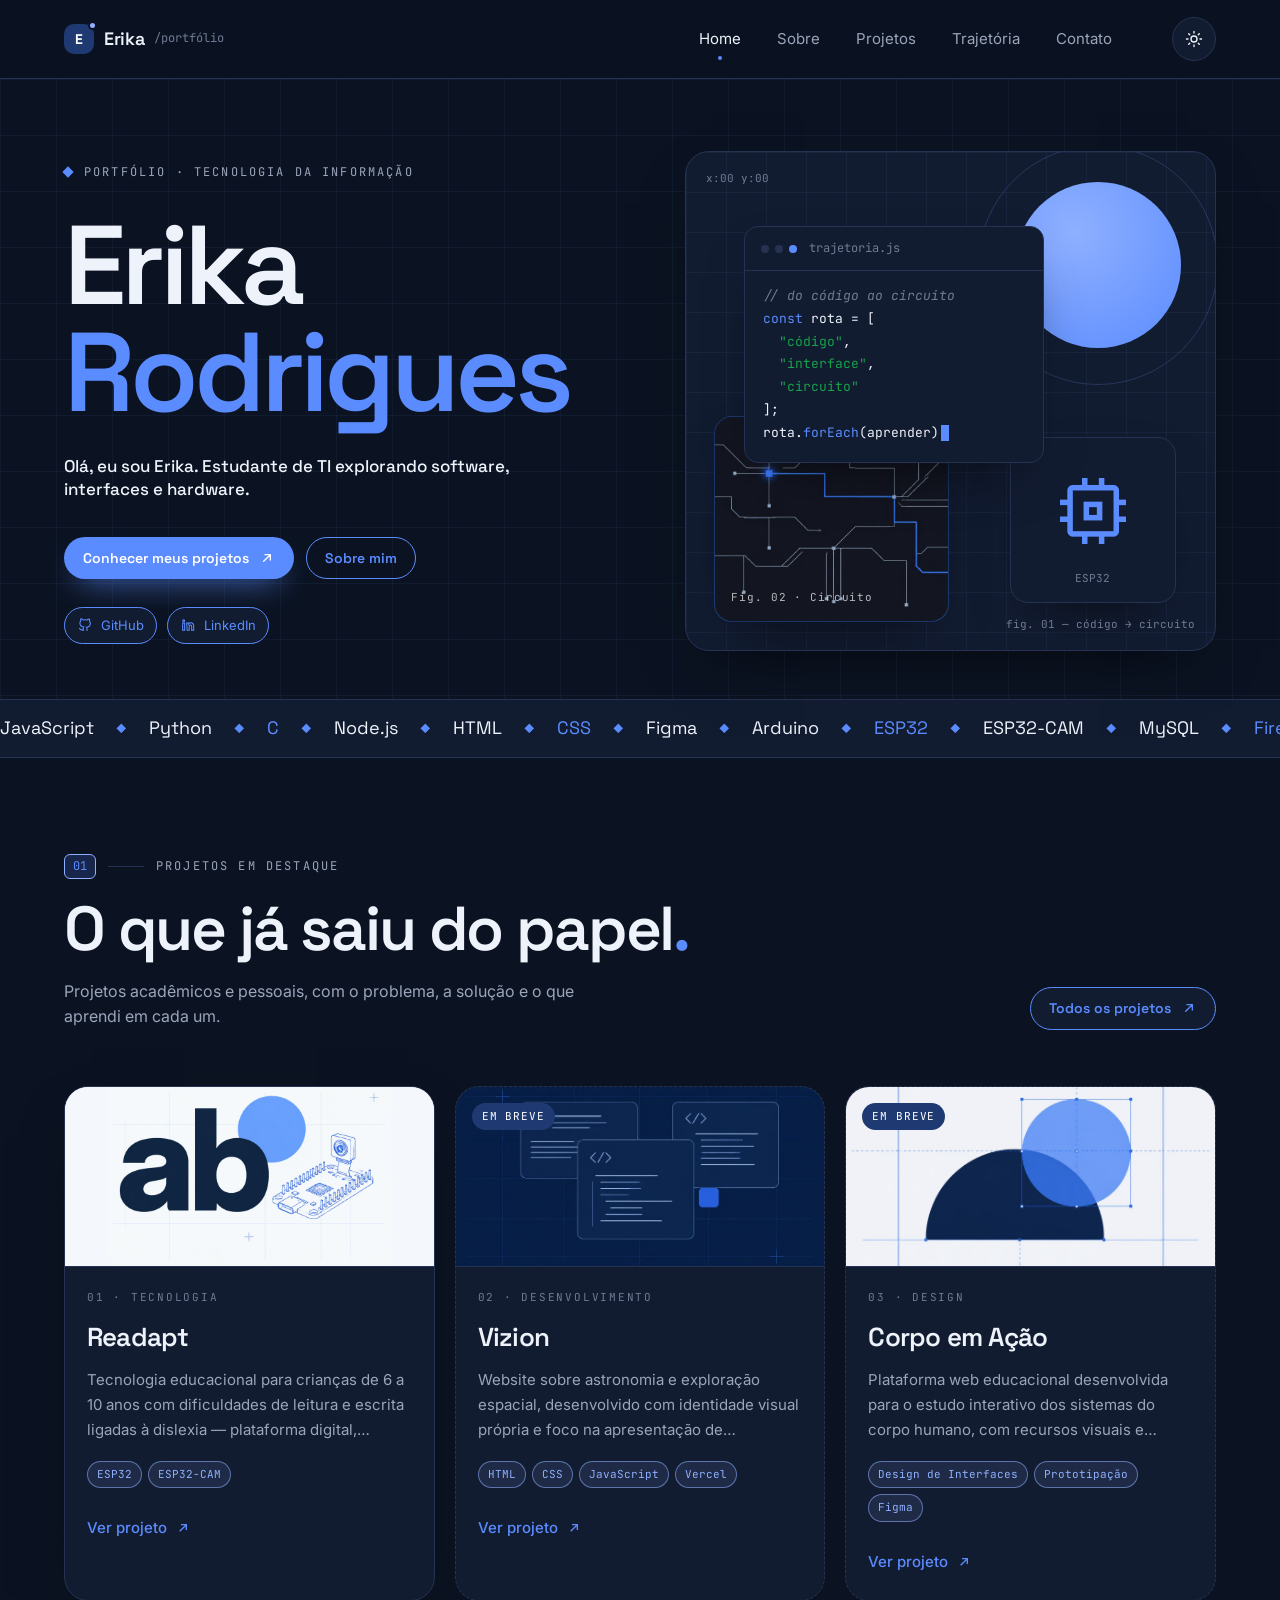
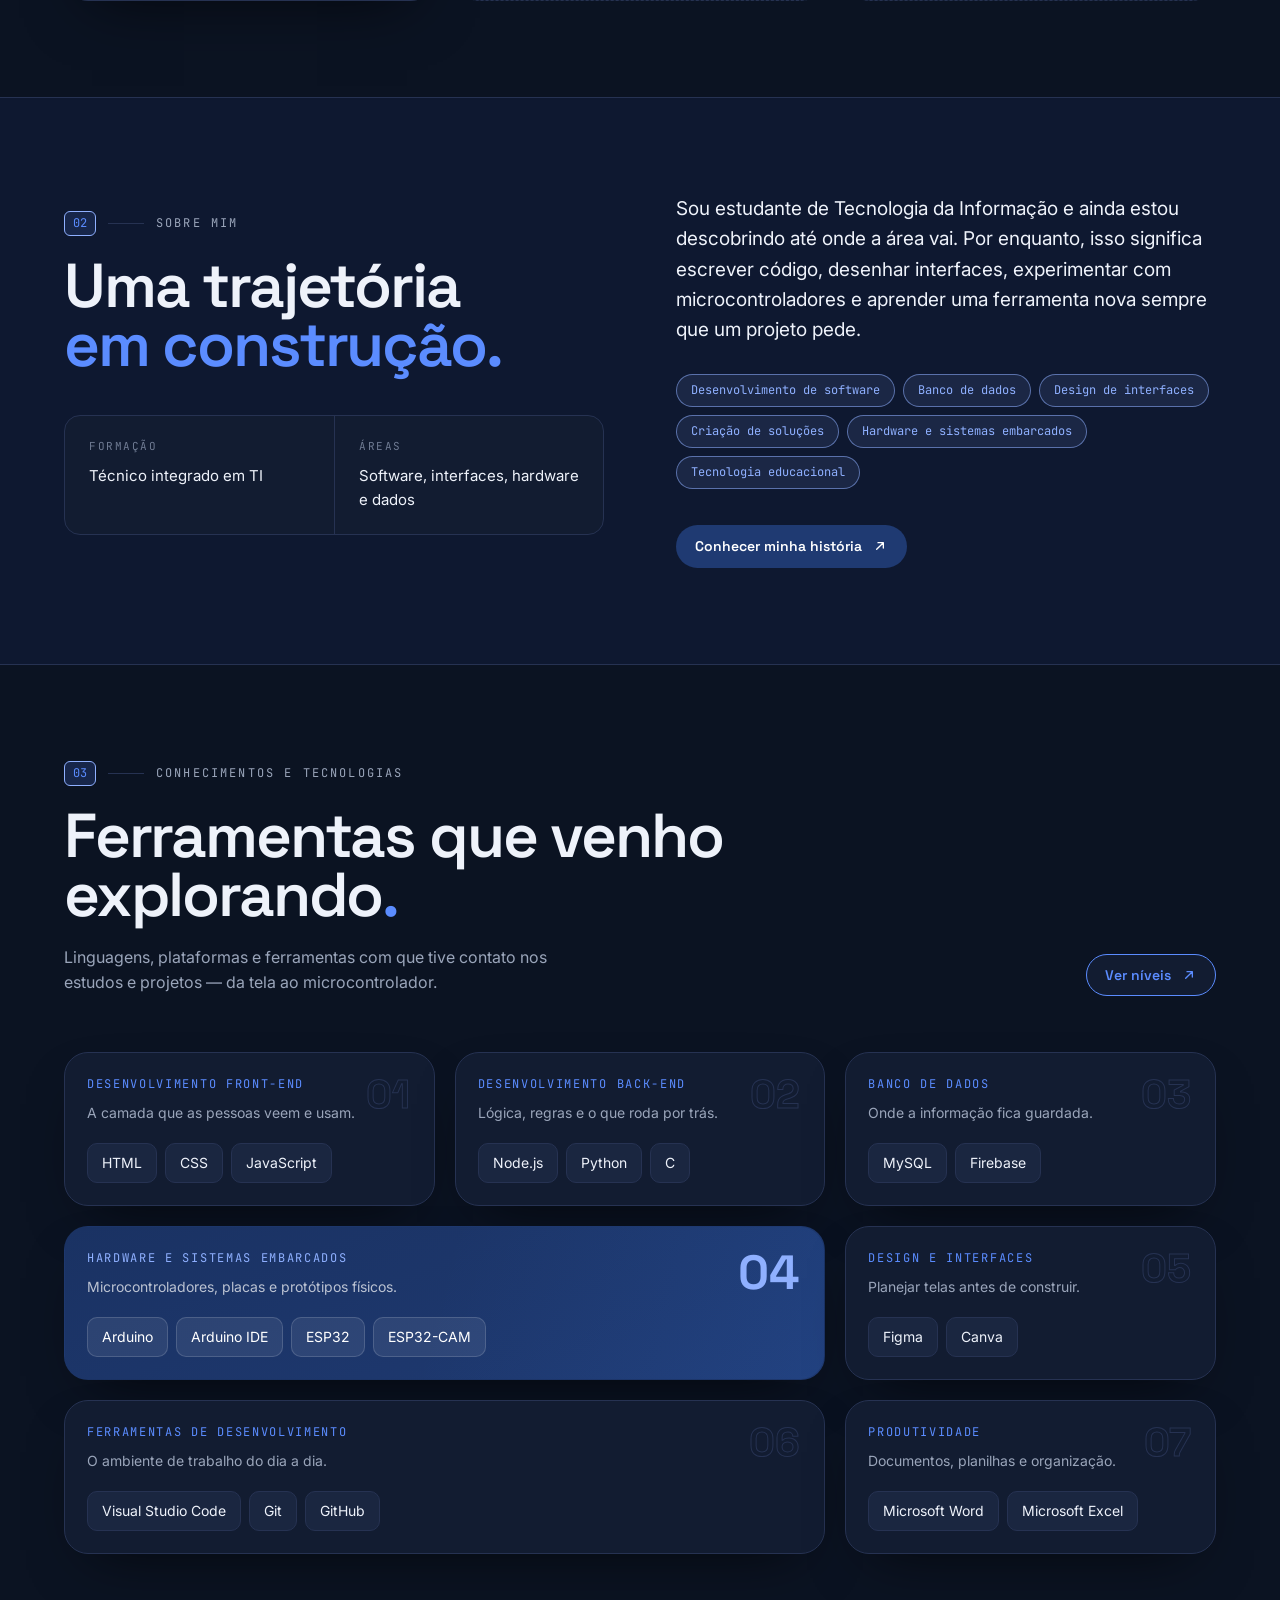
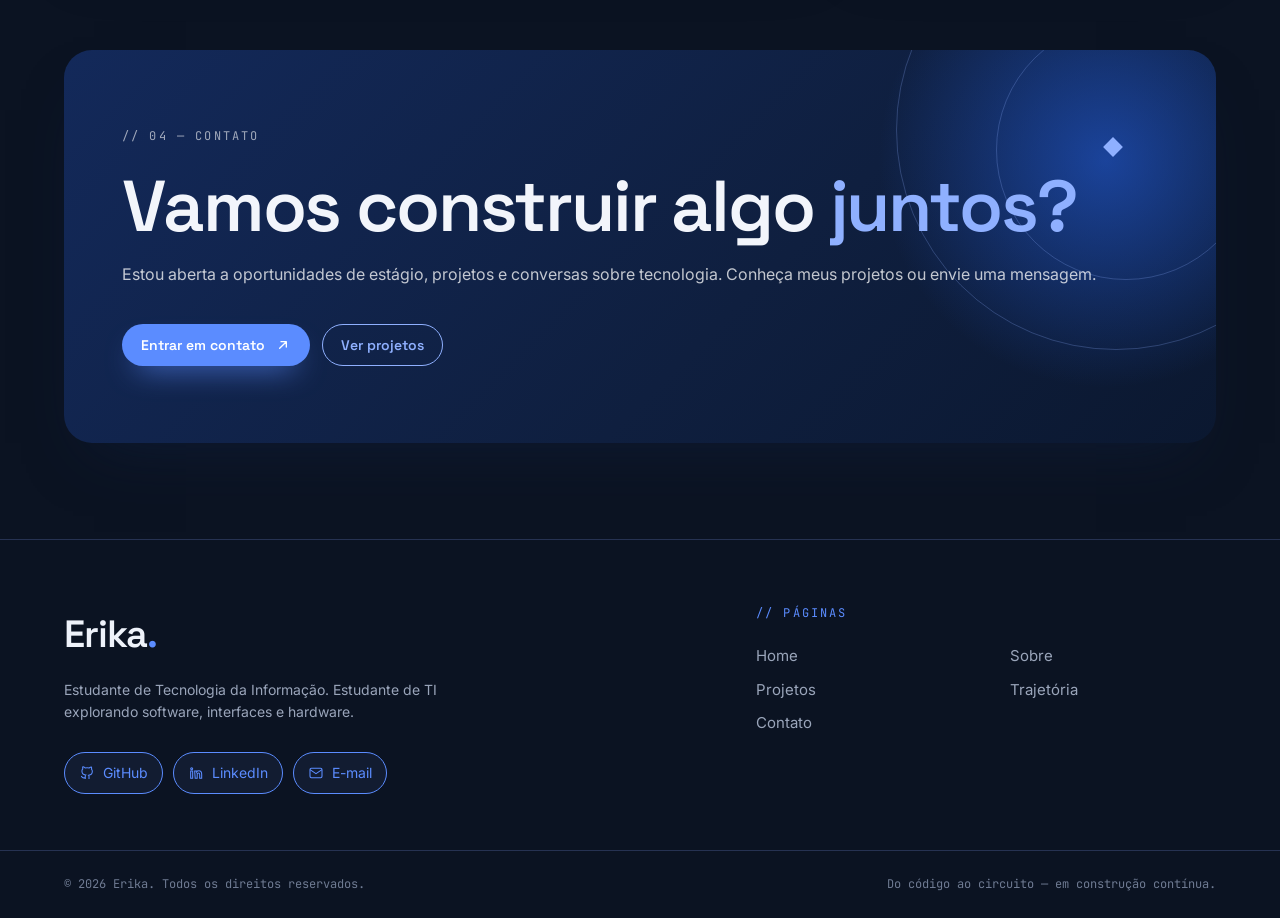
<file: index.html>
<!DOCTYPE html>
<html lang="pt-BR">
<head>
  <meta charset="UTF-8">
  <meta name="viewport" content="width=device-width, initial-scale=1.0">
  <meta name="description" content="Portfólio de Erika, estudante de Tecnologia da Informação explorando software, interfaces e hardware.">
  <title>Erika | Portfólio</title>

  <link rel="preconnect" href="https://fonts.googleapis.com">
  <link rel="preconnect" href="https://fonts.gstatic.com" crossorigin>
  <link href="https://fonts.googleapis.com/css2?family=Inter:wght@400;500;600&family=Space+Grotesk:wght@500;600;700&family=JetBrains+Mono:wght@400;500&family=Material+Symbols+Outlined&display=swap" rel="stylesheet">
  <link rel="stylesheet" href="index.css">
  <script>try{var t=localStorage.getItem('theme');document.documentElement.setAttribute('data-theme',t==='light'?'light':'dark');}catch(e){document.documentElement.setAttribute('data-theme','dark');}</script>
</head>
<body>

  <!-- CABEÇALHO -->
  <header class="site-header">
    <div class="container header-inner">
      <a href="index.html" class="brand" aria-label="Início">
        <span class="brand-mark">E</span>
        <span class="brand-name">Erika</span>
        <span class="brand-path">/portfólio</span>
      </a>

      <nav class="site-nav" id="site-nav" aria-label="Navegação principal">
        <ul>
          <li><a href="index.html" class="active" aria-current="page">Home</a></li>
          <li><a href="sobre.html">Sobre</a></li>
          <li><a href="projetos.html">Projetos</a></li>
          <li><a href="trajetoria.html">Trajetória</a></li>
          <li><a href="contato.html">Contato</a></li>
        </ul>
      </nav>
      <button class="menu-toggle" type="button" aria-label="Abrir menu" aria-expanded="false" aria-controls="site-nav"><span></span><span></span><span></span></button>
      <button class="theme-toggle" type="button" aria-label="Alternar modo claro e escuro">
        <svg viewBox="0 0 24 24" aria-hidden="true" focusable="false">
          <circle cx="12" cy="12" r="4"></circle>
          <path d="M12 2v2M12 20v2M4.93 4.93l1.41 1.41M17.66 17.66l1.41 1.41M2 12h2M20 12h2M4.93 19.07l1.41-1.41M17.66 6.34l1.41-1.41"></path>
        </svg>
      </button>
    </div>
  </header>

  <main>

    <!-- HERO -->
    <section class="hero">
      <div class="container hero-grid">
        <div class="hero-text">
          <p class="eyebrow"><span class="eyebrow-dot"></span> Portfólio · Tecnologia da Informação</p>

          <h1 class="hero-title">
            <span class="hero-title-line">Erika</span>
            <span class="hero-title-line"><span class="accent">Rodrigues</span></span>
          </h1>

          <p class="hero-lead">Olá, eu sou Erika. Estudante de TI explorando software, interfaces e hardware.</p>

          <div class="hero-actions">
            <a href="projetos.html" class="btn btn-primary">
              Conhecer meus projetos
              <svg viewBox="0 0 24 24" aria-hidden="true"><path d="M7 17L17 7M9 7h8v8"></path></svg>
            </a>
            <a href="sobre.html" class="btn btn-ghost">Sobre mim</a>
          </div>

          <div class="social-links">
            <a href="https://github.com/erika-rodrigues" class="social-pill" target="_blank" rel="noopener"><svg viewBox="0 0 24 24" aria-hidden="true"><path d="M9 19c-4 1.5-4-2-6-2m12 4v-3.5c0-1 .1-1.4-.5-2 2.8-.3 5.5-1.4 5.5-6a4.6 4.6 0 0 0-1.3-3.2 4.2 4.2 0 0 0-.1-3.2s-1-.3-3.4 1.3a11.6 11.6 0 0 0-6 0C6.8 2.4 5.8 2.7 5.8 2.7a4.2 4.2 0 0 0-.1 3.2A4.6 4.6 0 0 0 4.4 9c0 4.6 2.7 5.7 5.5 6-.6.6-.6 1.2-.5 2V21"></path></svg> GitHub</a>
            <a href="https://www.linkedin.com/in/erika-rodriguess/" class="social-pill" target="_blank" rel="noopener"><svg viewBox="0 0 24 24" aria-hidden="true"><path d="M4 9h3v11H4zM5.5 4a1.5 1.5 0 1 1 0 3 1.5 1.5 0 0 1 0-3zM10 9h3v1.5c.5-.9 1.6-1.8 3.3-1.8 3.5 0 4.2 2.3 4.2 5.3V20h-3v-5.2c0-1.2 0-2.8-1.7-2.8s-2 1.3-2 2.7V20h-3z"></path></svg> LinkedIn</a>
          </div>
        </div>

        <div class="hero-visual" aria-hidden="true">
          <span class="coords">x:00 y:00</span>
          <span class="orb"></span>
          <span class="orb-ring"></span>

          <div class="code-window">
            <div class="code-bar">
              <span class="dots"><i></i><i></i><i class="blue"></i></span>
              <span class="code-file">trajetoria.js</span>
            </div>
            <pre class="code-body"><span class="c">// do código ao circuito</span>
<span class="k">const</span> rota = [
  <span class="s">"código"</span>,
  <span class="s">"interface"</span>,
  <span class="s">"circuito"</span>
];
rota.<span class="f">forEach</span>(aprender)<span class="cursor"></span></pre>
          </div>

          <div class="visual-card circuit-card">
            <img class="circuit-img" src="images/circuito.jpg" alt="">
            <span class="fig-label">Fig. 02 · Circuito</span>
          </div>

          <div class="visual-card chip-card">
            <span class="material-symbols-outlined chip-icon" aria-hidden="true">memory</span>
            <span class="chip-label">ESP32</span>
          </div>

          <span class="fig-caption">fig. 01 — código → circuito</span>
        </div>
      </div>
    </section>

    <!-- FAIXA DE TECNOLOGIAS -->
    <section class="ticker" aria-label="Tecnologias que uso">
      <div class="ticker-track" id="ticker-track"></div>
    </section>

    <!-- PROJETOS EM DESTAQUE -->
    <section class="section">
      <div class="container">
        <header class="section-head">
          <div>
            <p class="section-eyebrow"><span class="num">01</span> <span class="line"></span> Projetos em destaque</p>
            <h2 class="section-title">O que já saiu do papel<span class="accent-dot">.</span></h2>
            <p class="section-lead">Projetos acadêmicos e pessoais, com o problema, a solução e o que aprendi em cada um.</p>
          </div>
          <a href="projetos.html" class="btn btn-outline">
            Todos os projetos
            <svg viewBox="0 0 24 24" aria-hidden="true"><path d="M7 17L17 7M9 7h8v8"></path></svg>
          </a>
        </header>

        <div class="projects-grid">
          <!-- Projeto 01: Readapt (destaque) -->
          <article class="project-card project-featured">
            <div class="project-visual">
              <img class="project-img" src="images/readapt.jpg" alt="Ilustração do Readapt: as letras ab e uma placa ESP32 com câmera">
            </div>
            <div class="project-body">
              <p class="project-kicker">01 · Tecnologia</p>
              <h3 class="project-title">Readapt</h3>
              <p class="project-desc">
                Tecnologia educacional para crianças de 6 a 10 anos com dificuldades de leitura e escrita ligadas à dislexia —
                plataforma digital, atividades educativas e um protótipo físico com ESP32.
              </p>
              <ul class="tags">
                <li>ESP32</li><li>ESP32-CAM</li>
              </ul>
              <a href="readapt.html" class="project-link">
                Ver projeto
                <svg viewBox="0 0 24 24" aria-hidden="true"><path d="M7 17L17 7M9 7h8v8"></path></svg>
              </a>
            </div>
          </article>

          <!-- Projeto 02: Vizion (em breve) -->
          <article class="project-card project-soon project-dev">
            <div class="project-visual">
              <img class="project-img" src="images/desenvolvimento.jpg" alt="">
              <span class="badge badge-dark">Em breve</span>
            </div>
            <div class="project-body">
              <p class="project-kicker">02 · Desenvolvimento</p>
              <h3 class="project-title">Vizion</h3>
              <p class="project-desc">Website sobre astronomia e exploração espacial, desenvolvido com identidade visual própria e foco na apresentação de conteúdos sobre o universo por meio de uma interface moderna, imersiva e intuitiva.</p>
              <ul class="tags">
                <li>HTML</li><li>CSS</li><li>JavaScript</li><li>Vercel</li>
              </ul>
              <!-- LINK DO PROJETO: troque href="#" pelo link (ex.: https://...) -->
              <a href="#" class="project-link">
                Ver projeto
                <svg viewBox="0 0 24 24" aria-hidden="true"><path d="M7 17L17 7M9 7h8v8"></path></svg>
              </a>
            </div>
          </article>

          <!-- Projeto 03: Corpo em Ação (em breve) -->
          <article class="project-card project-soon project-design">
            <div class="project-visual">
              <img class="project-img" src="images/design.jpg" alt="">
              <span class="badge badge-dark">Em breve</span>
            </div>
            <div class="project-body">
              <p class="project-kicker">03 · Design</p>
              <h3 class="project-title">Corpo em Ação</h3>
              <p class="project-desc">Plataforma web educacional desenvolvida para o estudo interativo dos sistemas do corpo humano, com recursos visuais e conteúdos organizados para facilitar a compreensão e tornar o aprendizado mais dinâmico.</p>
              <ul class="tags">
                <li>Design de Interfaces</li><li>Prototipação</li><li>Figma</li>
              </ul>
              <!-- LINK DO PROJETO: troque href="#" pelo link (ex.: https://...) -->
              <a href="#" class="project-link">
                Ver projeto
                <svg viewBox="0 0 24 24" aria-hidden="true"><path d="M7 17L17 7M9 7h8v8"></path></svg>
              </a>
            </div>
          </article>
        </div>
      </div>
    </section>
    <!-- SOBRE (PRÉVIA) -->
    <section class="section section-alt">
      <div class="container about-grid">
        <div>
          <p class="section-eyebrow"><span class="num">02</span> <span class="line"></span> Sobre mim</p>
          <h2 class="section-title">Uma trajetória<br><span class="accent">em construção</span><span class="accent-dot">.</span></h2>

          <dl class="facts">
            <div>
              <dt>Formação</dt>
              <dd>Técnico integrado em TI</dd>
            </div>
            <div>
              <dt>Áreas</dt>
              <dd>Software, interfaces, hardware e dados</dd>
            </div>
          </dl>
        </div>

        <div class="about-text">
          <p class="about-lead">
            Sou estudante de Tecnologia da Informação e ainda estou descobrindo até onde a área vai. Por enquanto, isso significa
            escrever código, desenhar interfaces, experimentar com microcontroladores e aprender uma ferramenta nova sempre que um projeto pede.
          </p>

          <ul class="tags">
            <li>Desenvolvimento de software</li>
            <li>Banco de dados</li>
            <li>Design de interfaces</li>
            <li>Criação de soluções</li>
            <li>Hardware e sistemas embarcados</li>
            <li>Tecnologia educacional</li>
          </ul>

          <a href="sobre.html" class="btn btn-dark">
            Conhecer minha história
            <svg viewBox="0 0 24 24" aria-hidden="true"><path d="M7 17L17 7M9 7h8v8"></path></svg>
          </a>
        </div>
      </div>
    </section>

    <!-- CONHECIMENTOS -->
    <section class="section">
      <div class="container">
        <header class="section-head">
          <div>
            <p class="section-eyebrow"><span class="num">03</span> <span class="line"></span> Conhecimentos e tecnologias</p>
            <h2 class="section-title">Ferramentas que venho explorando<span class="accent-dot">.</span></h2>
            <p class="section-lead">Linguagens, plataformas e ferramentas com que tive contato nos estudos e projetos — da tela ao microcontrolador.</p>
          </div>
          <a href="sobre.html#conhecimentos" class="btn btn-outline">
            Ver níveis
            <svg viewBox="0 0 24 24" aria-hidden="true"><path d="M7 17L17 7M9 7h8v8"></path></svg>
          </a>
        </header>

        <div class="skills-grid">
          <article class="skill-card">
            <span class="skill-num">01</span>
            <p class="skill-label">Desenvolvimento front-end</p>
            <p class="skill-desc">A camada que as pessoas veem e usam.</p>
            <ul class="tags"><li>HTML</li><li>CSS</li><li>JavaScript</li></ul>
          </article>

          <article class="skill-card">
            <span class="skill-num">02</span>
            <p class="skill-label">Desenvolvimento back-end</p>
            <p class="skill-desc">Lógica, regras e o que roda por trás.</p>
            <ul class="tags"><li>Node.js</li><li>Python</li><li>C</li></ul>
          </article>

          <article class="skill-card">
            <span class="skill-num">03</span>
            <p class="skill-label">Banco de dados</p>
            <p class="skill-desc">Onde a informação fica guardada.</p>
            <ul class="tags"><li>MySQL</li><li>Firebase</li></ul>
          </article>

          <article class="skill-card skill-wide skill-dark">
            <span class="skill-num">04</span>
            <p class="skill-label">Hardware e sistemas embarcados</p>
            <p class="skill-desc">Microcontroladores, placas e protótipos físicos.</p>
            <ul class="tags"><li>Arduino</li><li>Arduino IDE</li><li>ESP32</li><li>ESP32-CAM</li></ul>
          </article>

          <article class="skill-card">
            <span class="skill-num">05</span>
            <p class="skill-label">Design e interfaces</p>
            <p class="skill-desc">Planejar telas antes de construir.</p>
            <ul class="tags"><li>Figma</li><li>Canva</li></ul>
          </article>

          <article class="skill-card">
            <span class="skill-num">06</span>
            <p class="skill-label">Ferramentas de desenvolvimento</p>
            <p class="skill-desc">O ambiente de trabalho do dia a dia.</p>
            <ul class="tags"><li>Visual Studio Code</li><li>Git</li><li>GitHub</li></ul>
          </article>

          <article class="skill-card">
            <span class="skill-num">07</span>
            <p class="skill-label">Produtividade</p>
            <p class="skill-desc">Documentos, planilhas e organização.</p>
            <ul class="tags"><li>Microsoft Word</li><li>Microsoft Excel</li></ul>
          </article>
        </div>
      </div>
    </section>

    <!-- CONTATO (CTA) -->
    <section class="container cta-wrap" id="contato">
      <div class="cta">
        <div class="cta-glow" aria-hidden="true"></div>
        <div class="cta-ring" aria-hidden="true"></div>
        <div class="cta-ring cta-ring-2" aria-hidden="true"></div>
        <span class="cta-diamond" aria-hidden="true"></span>

        <p class="cta-eyebrow">// 04 — Contato</p>
        <h2 class="cta-title">Vamos construir algo <span class="accent">juntos?</span></h2>
        <p class="cta-desc">
          Estou aberta a oportunidades de estágio, projetos e conversas sobre tecnologia.
          Conheça meus projetos ou envie uma mensagem.
        </p>
        <div class="hero-actions">
          <a href="contato.html" class="btn btn-primary">
            Entrar em contato
            <svg viewBox="0 0 24 24" aria-hidden="true"><path d="M7 17L17 7M9 7h8v8"></path></svg>
          </a>
          <a href="projetos.html" class="btn btn-ghost btn-ghost-dark">Ver projetos</a>
        </div>
      </div>
    </section>

  </main>

  <!-- RODAPÉ -->
  <footer class="site-footer">
    <div class="container footer-grid">
      <div>
        <p class="footer-brand">Erika<span class="accent-dot">.</span></p>
        <p class="footer-desc">Estudante de Tecnologia da Informação. Estudante de TI explorando software, interfaces e hardware.</p>
        <div class="social-links">
          <a href="https://github.com/erika-rodrigues" class="social-pill" target="_blank" rel="noopener"><svg viewBox="0 0 24 24" aria-hidden="true"><path d="M9 19c-4 1.5-4-2-6-2m12 4v-3.5c0-1 .1-1.4-.5-2 2.8-.3 5.5-1.4 5.5-6a4.6 4.6 0 0 0-1.3-3.2 4.2 4.2 0 0 0-.1-3.2s-1-.3-3.4 1.3a11.6 11.6 0 0 0-6 0C6.8 2.4 5.8 2.7 5.8 2.7a4.2 4.2 0 0 0-.1 3.2A4.6 4.6 0 0 0 4.4 9c0 4.6 2.7 5.7 5.5 6-.6.6-.6 1.2-.5 2V21"></path></svg> GitHub</a>
          <a href="https://www.linkedin.com/in/erika-rodriguess/" class="social-pill" target="_blank" rel="noopener"><svg viewBox="0 0 24 24" aria-hidden="true"><path d="M4 9h3v11H4zM5.5 4a1.5 1.5 0 1 1 0 3 1.5 1.5 0 0 1 0-3zM10 9h3v1.5c.5-.9 1.6-1.8 3.3-1.8 3.5 0 4.2 2.3 4.2 5.3V20h-3v-5.2c0-1.2 0-2.8-1.7-2.8s-2 1.3-2 2.7V20h-3z"></path></svg> LinkedIn</a>
          <a href="mailto:roliveira.erika@gmail.com" class="social-pill"><svg viewBox="0 0 24 24" aria-hidden="true"><rect x="3" y="5" width="18" height="14" rx="2"></rect><path d="M3 7l9 6 9-6"></path></svg> E-mail</a>
        </div>
      </div>

      <nav class="footer-nav" aria-label="Páginas do site">
        <p class="footer-title"><span class="slash">//</span> Páginas</p>
        <ul>
          <li><a href="index.html">Home</a></li>
          <li><a href="sobre.html">Sobre</a></li>
          <li><a href="projetos.html">Projetos</a></li>
          <li><a href="trajetoria.html">Trajetória</a></li>
          <li><a href="contato.html">Contato</a></li>
        </ul>
      </nav>
    </div>

    <div class="footer-bottom">
      <div class="container footer-bottom-inner">
        <span>© 2026 Erika. Todos os direitos reservados.</span>
        <span>Do código ao circuito — em construção contínua.</span>
      </div>
    </div>
  </footer>

  <script src="js/main.js"></script>
</body>
</html>
</file>
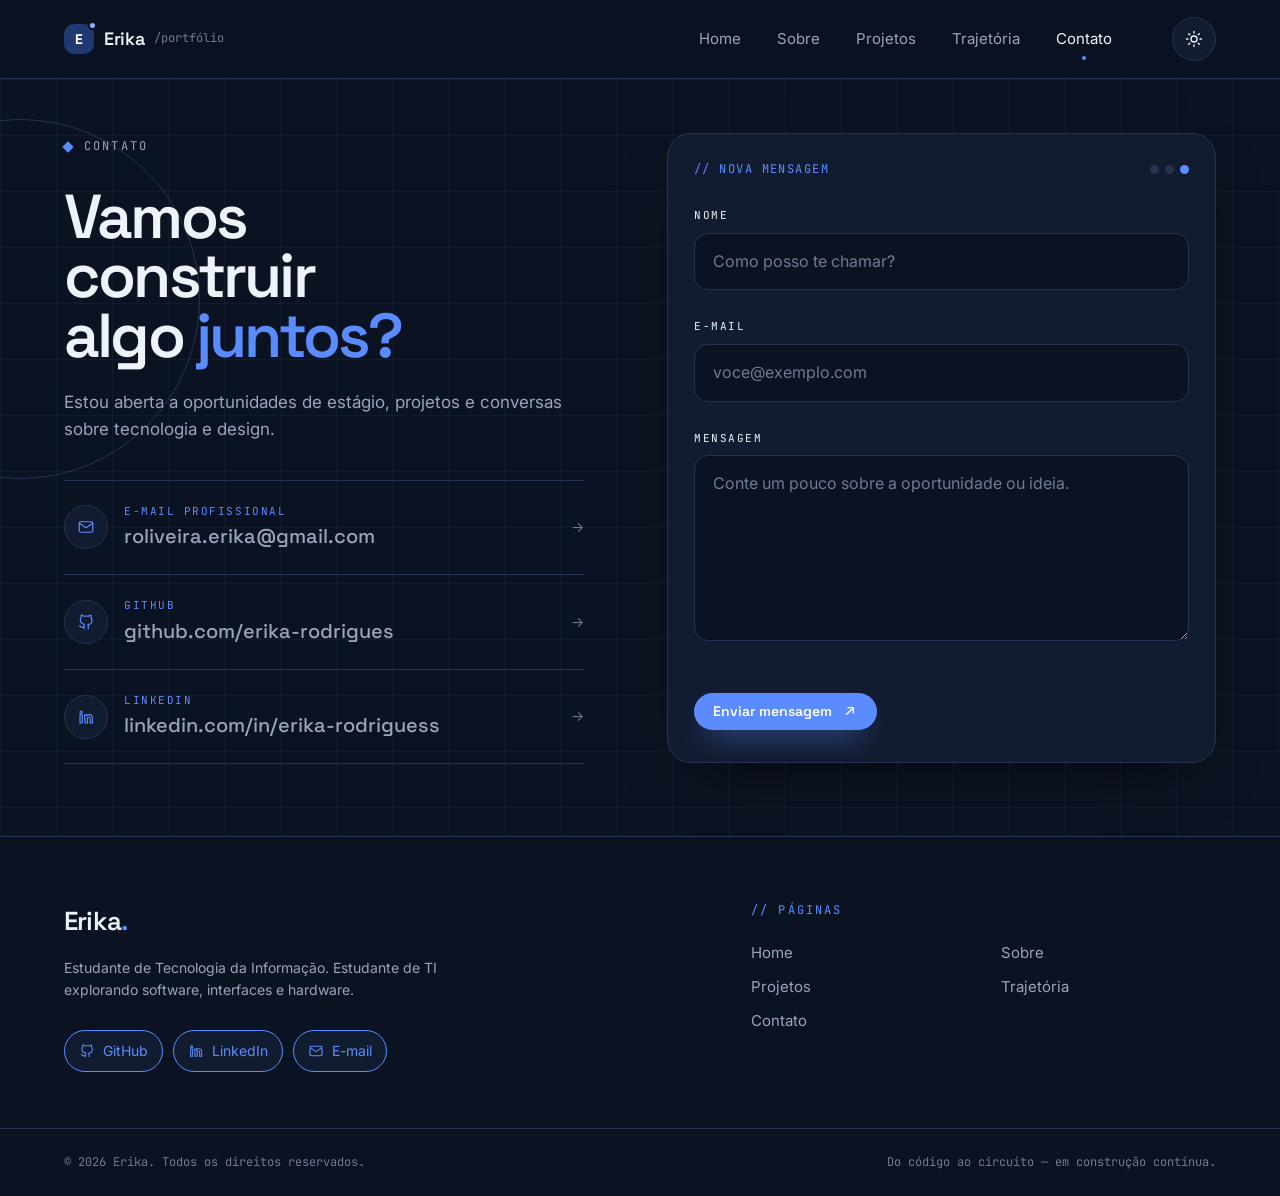
<file: contato.html>
<!DOCTYPE html>
<html lang="pt-BR">
<head>
  <meta charset="UTF-8">
  <meta name="viewport" content="width=device-width, initial-scale=1.0">
  <meta name="description" content="Entre em contato com Erika para oportunidades de estágio, projetos e conversas sobre tecnologia e design.">
  <title>Contato | Erika</title>

  <link rel="preconnect" href="https://fonts.googleapis.com">
  <link rel="preconnect" href="https://fonts.gstatic.com" crossorigin>
  <link href="https://fonts.googleapis.com/css2?family=Inter:wght@400;500;600&family=Space+Grotesk:wght@500;600;700&family=JetBrains+Mono:wght@400;500&display=swap" rel="stylesheet">
  <link rel="stylesheet" href="contato.css">
  <script>try{var t=localStorage.getItem('theme');document.documentElement.setAttribute('data-theme',t==='light'?'light':'dark');}catch(e){document.documentElement.setAttribute('data-theme','dark');}</script>
</head>
<body>

  <!-- CABEÇALHO -->
  <header class="site-header">
    <div class="container header-inner">
      <a href="index.html" class="brand" aria-label="Início">
        <span class="brand-mark">E</span>
        <span class="brand-name">Erika</span>
        <span class="brand-path">/portfólio</span>
      </a>

      <nav class="site-nav" id="site-nav" aria-label="Navegação principal">
        <ul>
          <li><a href="index.html">Home</a></li>
          <li><a href="sobre.html">Sobre</a></li>
          <li><a href="projetos.html">Projetos</a></li>
          <li><a href="trajetoria.html">Trajetória</a></li>
          <li><a href="contato.html" class="active" aria-current="page">Contato</a></li>
        </ul>
      </nav>
      <button class="menu-toggle" type="button" aria-label="Abrir menu" aria-expanded="false" aria-controls="site-nav"><span></span><span></span><span></span></button>
      <button class="theme-toggle" type="button" aria-label="Alternar modo claro e escuro">
        <svg viewBox="0 0 24 24" aria-hidden="true" focusable="false">
          <circle cx="12" cy="12" r="4"></circle>
          <path d="M12 2v2M12 20v2M4.93 4.93l1.41 1.41M17.66 17.66l1.41 1.41M2 12h2M20 12h2M4.93 19.07l1.41-1.41M17.66 6.34l1.41-1.41"></path>
        </svg>
      </button>
    </div>
  </header>

  <main>

    <!-- HERO + FORMULÁRIO -->
    <section class="contact-hero">
      <span class="contact-ring" aria-hidden="true"></span>

      <div class="container contact-grid">

        <!-- Coluna de texto -->
        <div class="contact-info">
          <p class="eyebrow"><span class="eyebrow-dot"></span> Contato</p>

          <h1 class="contact-title">
            Vamos <br>
            construir <br>
            algo <span class="accent">juntos?</span>
          </h1>

          <p class="contact-lead">
            Estou aberta a oportunidades de estágio, projetos e conversas sobre tecnologia e design.
          </p>

          <ul class="channels">
            <li>
              <a href="mailto:roliveira.erika@gmail.com" class="channel">
                <span class="channel-icon" aria-hidden="true">
                  <svg viewBox="0 0 24 24"><rect x="3" y="5" width="18" height="14" rx="2"></rect><path d="M3 7l9 6 9-6"></path></svg>
                </span>
                <span class="channel-text">
                  <small>E-mail profissional</small>
                <strong>roliveira.erika@gmail.com</strong>
                </span>
                <span class="channel-arrow" aria-hidden="true">→</span>
              </a>
            </li>
            <li>
              <a href="https://github.com/erika-rodrigues" class="channel" target="_blank" rel="noopener">
                <span class="channel-icon" aria-hidden="true">
                  <svg viewBox="0 0 24 24"><path d="M9 19c-4 1.5-4-2-6-2m12 4v-3.5c0-1 .1-1.4-.5-2 2.8-.3 5.5-1.4 5.5-6a4.6 4.6 0 0 0-1.3-3.2 4.2 4.2 0 0 0-.1-3.2s-1-.3-3.4 1.3a11.6 11.6 0 0 0-6 0C6.8 2.4 5.8 2.7 5.8 2.7a4.2 4.2 0 0 0-.1 3.2A4.6 4.6 0 0 0 4.4 9c0 4.6 2.7 5.7 5.5 6-.6.6-.6 1.2-.5 2V21"></path></svg>
                </span>
                <span class="channel-text">
                  <small>GitHub</small>
                <strong>github.com/erika-rodrigues</strong>
                </span>
                <span class="channel-arrow" aria-hidden="true">→</span>
              </a>
            </li>
            <li>
              <a href="https://www.linkedin.com/in/erika-rodriguess/" class="channel" target="_blank" rel="noopener">
                <span class="channel-icon" aria-hidden="true">
                  <svg viewBox="0 0 24 24"><path d="M4 9h3v11H4zM5.5 4a1.5 1.5 0 1 1 0 3 1.5 1.5 0 0 1 0-3zM10 9h3v1.5c.5-.9 1.6-1.8 3.3-1.8 3.5 0 4.2 2.3 4.2 5.3V20h-3v-5.2c0-1.2 0-2.8-1.7-2.8s-2 1.3-2 2.7V20h-3z"></path></svg>
                </span>
                <span class="channel-text">
                  <small>LinkedIn</small>
                <strong>linkedin.com/in/erika-rodriguess</strong>
                </span>
                <span class="channel-arrow" aria-hidden="true">→</span>
              </a>
            </li>
          </ul>
        </div>

        <!-- Coluna do formulário -->
        <div class="contact-card">
          <header class="contact-card-head">
            <span class="contact-card-title">// Nova mensagem</span>
            <span class="win-dots" aria-hidden="true"><i></i><i></i><i class="blue"></i></span>
          </header>

          <form class="contact-form" id="contact-form" action="#" method="post">
            <input type="hidden" name="_subject" value="Nova mensagem pelo portfólio">
            <input type="hidden" name="_replyto" id="replyto" value="">
            <p class="form-status" id="form-status" role="status" aria-live="polite"></p>
            <div class="field">
              <label for="nome">Nome</label>
              <input type="text" id="nome" name="nome" placeholder="Como posso te chamar?" autocomplete="name" required>
            </div>

            <div class="field">
              <label for="email">E-mail</label>
              <input type="email" id="email" name="email" placeholder="voce@exemplo.com" autocomplete="email" required>
            </div>

            <div class="field">
              <label for="mensagem">Mensagem</label>
              <textarea id="mensagem" name="mensagem" rows="6" placeholder="Conte um pouco sobre a oportunidade ou ideia." required></textarea>
            </div>

            <div class="form-actions">
              <button type="submit" class="btn btn-primary">
                Enviar mensagem
                <svg viewBox="0 0 24 24" aria-hidden="true"><path d="M7 17L17 7M9 7h8v8"></path></svg>
              </button>
              <p class="form-note" id="form-note" aria-hidden="true"></p>
                          </div>
          </form>
        </div>

      </div>
    </section>

  </main>

  <!-- RODAPÉ -->
  <footer class="site-footer">
    <div class="container footer-grid">
      <div>
        <p class="footer-brand">Erika<span class="accent-dot">.</span></p>
        <p class="footer-desc">Estudante de Tecnologia da Informação. Estudante de TI explorando software, interfaces e hardware.</p>
        <div class="social-links">
          <a href="https://github.com/erika-rodrigues" class="social-pill" target="_blank" rel="noopener"><svg viewBox="0 0 24 24" aria-hidden="true"><path d="M9 19c-4 1.5-4-2-6-2m12 4v-3.5c0-1 .1-1.4-.5-2 2.8-.3 5.5-1.4 5.5-6a4.6 4.6 0 0 0-1.3-3.2 4.2 4.2 0 0 0-.1-3.2s-1-.3-3.4 1.3a11.6 11.6 0 0 0-6 0C6.8 2.4 5.8 2.7 5.8 2.7a4.2 4.2 0 0 0-.1 3.2A4.6 4.6 0 0 0 4.4 9c0 4.6 2.7 5.7 5.5 6-.6.6-.6 1.2-.5 2V21"></path></svg> GitHub</a>
          <a href="https://www.linkedin.com/in/erika-rodriguess/" class="social-pill" target="_blank" rel="noopener"><svg viewBox="0 0 24 24" aria-hidden="true"><path d="M4 9h3v11H4zM5.5 4a1.5 1.5 0 1 1 0 3 1.5 1.5 0 0 1 0-3zM10 9h3v1.5c.5-.9 1.6-1.8 3.3-1.8 3.5 0 4.2 2.3 4.2 5.3V20h-3v-5.2c0-1.2 0-2.8-1.7-2.8s-2 1.3-2 2.7V20h-3z"></path></svg> LinkedIn</a>
          <a href="mailto:roliveira.erika@gmail.com" class="social-pill"><svg viewBox="0 0 24 24" aria-hidden="true"><rect x="3" y="5" width="18" height="14" rx="2"></rect><path d="M3 7l9 6 9-6"></path></svg> E-mail</a>
        </div>
      </div>

      <nav class="footer-nav" aria-label="Páginas do site">
        <p class="footer-title"><span class="slash">//</span> Páginas</p>
        <ul>
          <li><a href="index.html">Home</a></li>
          <li><a href="sobre.html">Sobre</a></li>
          <li><a href="projetos.html">Projetos</a></li>
          <li><a href="trajetoria.html">Trajetória</a></li>
          <li><a href="contato.html">Contato</a></li>
        </ul>
      </nav>
    </div>

    <div class="footer-bottom">
      <div class="container footer-bottom-inner">
        <span>© 2026 Erika. Todos os direitos reservados.</span>
        <span>Do código ao circuito — em construção contínua.</span>
      </div>
    </div>
  </footer>

  <script src="js/main.js"></script>
</body>
</html>
</file>
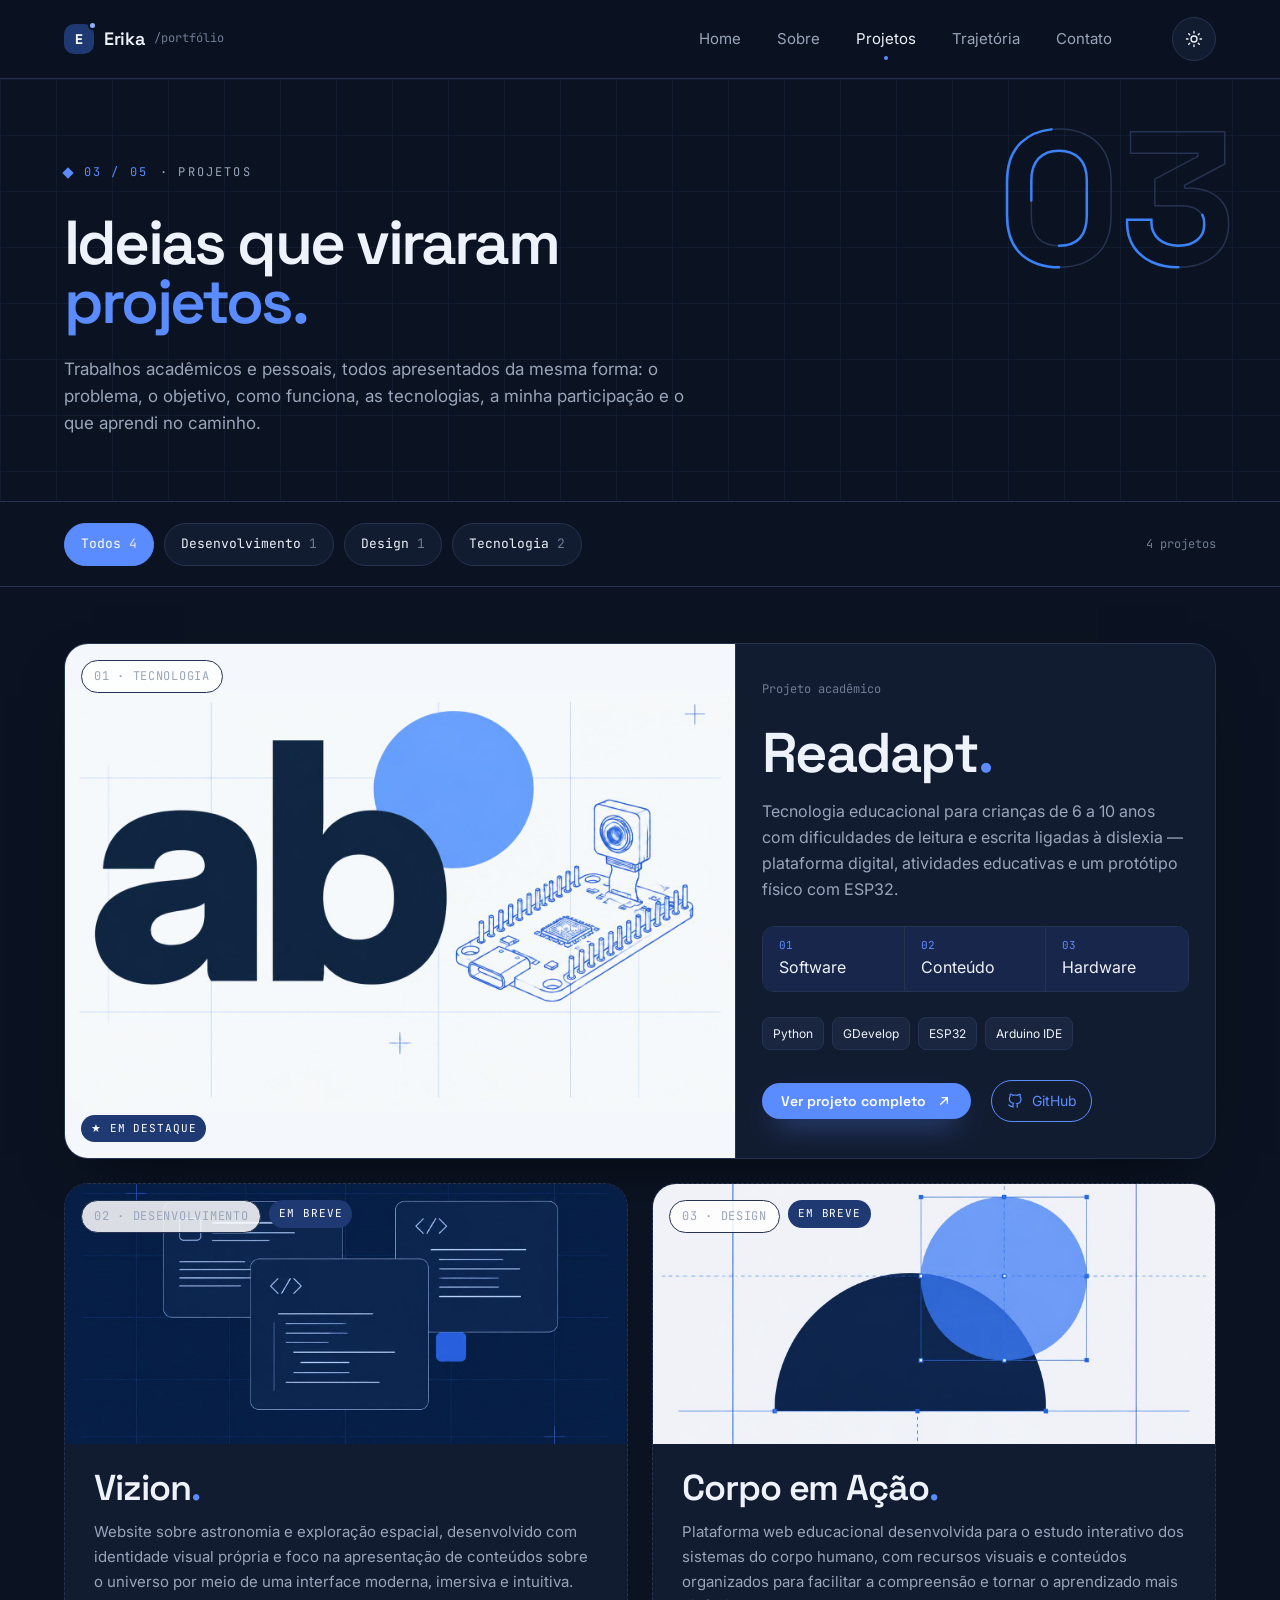
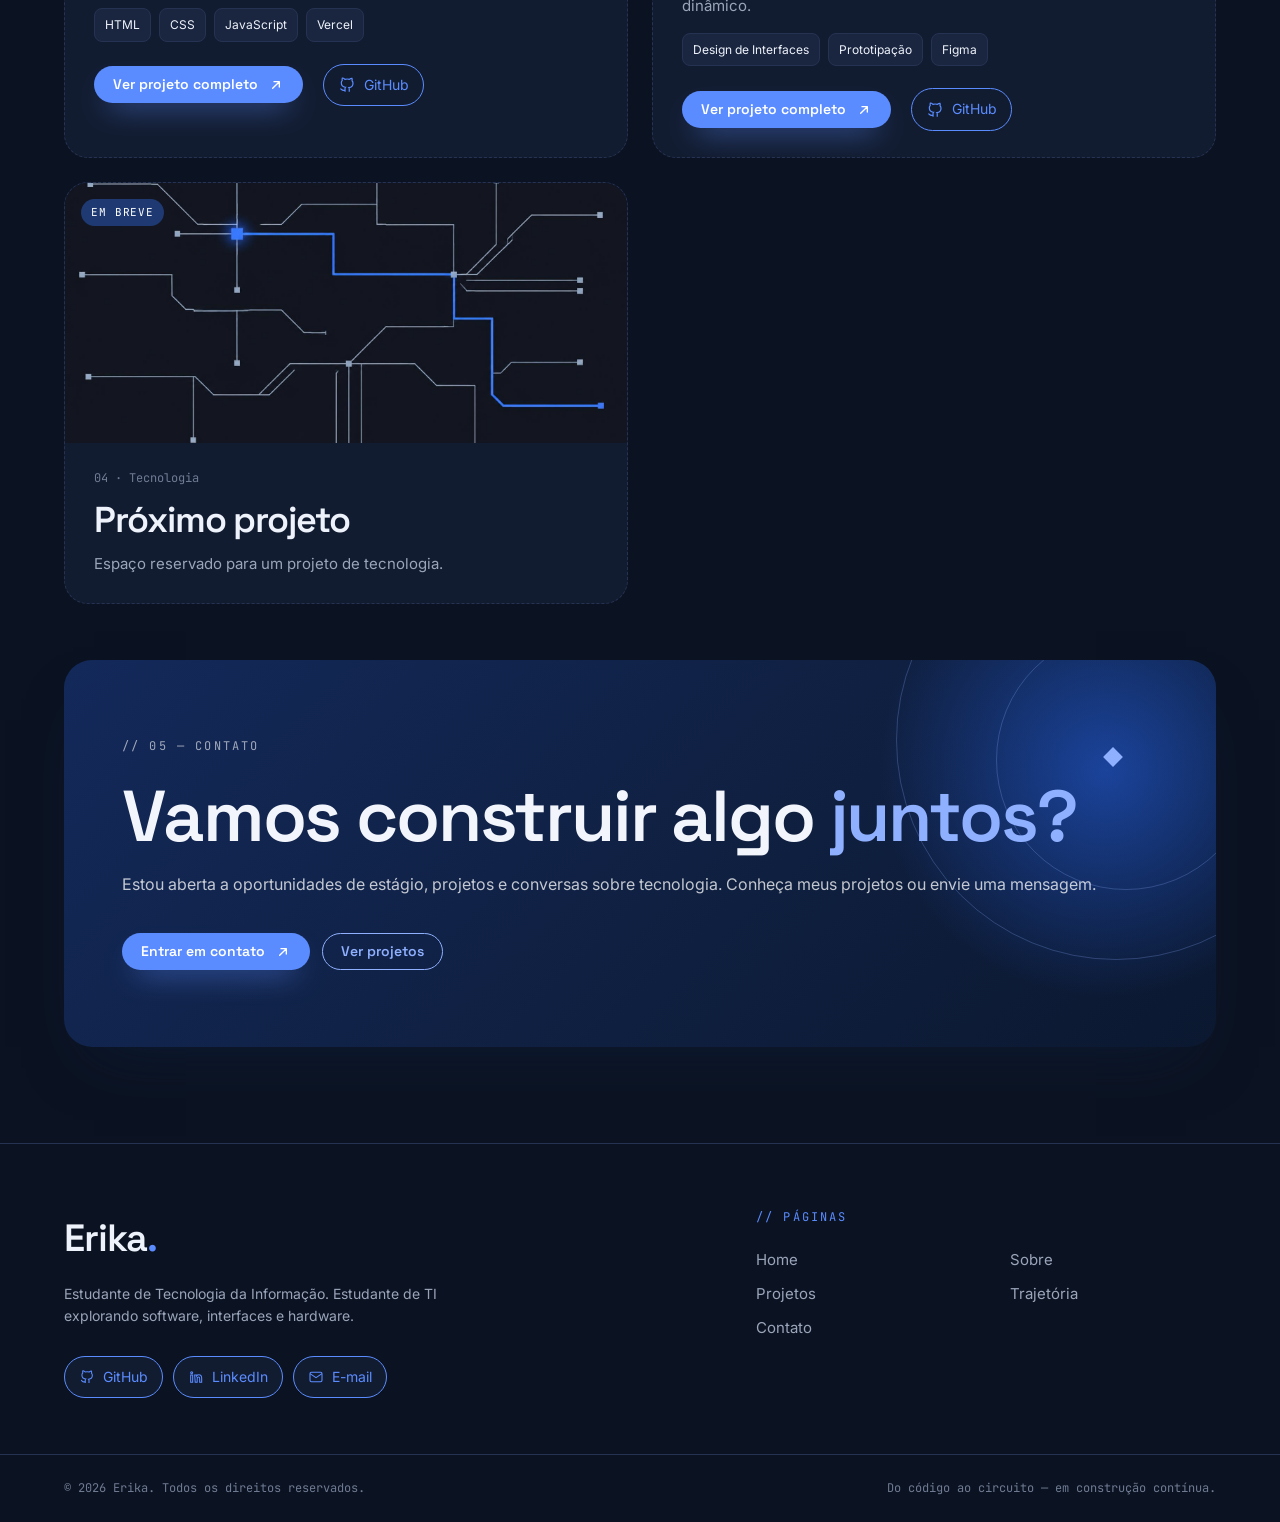
<file: projetos.html>
<!DOCTYPE html>
<html lang="pt-BR">
<head>
  <meta charset="UTF-8">
  <meta name="viewport" content="width=device-width, initial-scale=1.0">
  <meta name="description" content="Projetos de Erika: trabalhos acadêmicos e pessoais, com problema, objetivo, funcionamento, tecnologias e participação.">
  <title>Projetos | Erika</title>

  <link rel="preconnect" href="https://fonts.googleapis.com">
  <link rel="preconnect" href="https://fonts.gstatic.com" crossorigin>
  <link href="https://fonts.googleapis.com/css2?family=Inter:wght@400;500;600&family=Space+Grotesk:wght@500;600;700&family=JetBrains+Mono:wght@400;500&display=swap" rel="stylesheet">
  <link rel="stylesheet" href="projetos.css">
  <script>try{var t=localStorage.getItem('theme');document.documentElement.setAttribute('data-theme',t==='light'?'light':'dark');}catch(e){document.documentElement.setAttribute('data-theme','dark');}</script>
</head>
<body>

  <!-- CABEÇALHO -->
  <header class="site-header">
    <div class="container header-inner">
      <a href="index.html" class="brand" aria-label="Início">
        <span class="brand-mark">E</span>
        <span class="brand-name">Erika</span>
        <span class="brand-path">/portfólio</span>
      </a>

      <nav class="site-nav" id="site-nav" aria-label="Navegação principal">
        <ul>
          <li><a href="index.html">Home</a></li>
          <li><a href="sobre.html">Sobre</a></li>
          <li><a href="projetos.html" class="active" aria-current="page">Projetos</a></li>
          <li><a href="trajetoria.html">Trajetória</a></li>
          <li><a href="contato.html">Contato</a></li>
        </ul>
      </nav>
      <button class="menu-toggle" type="button" aria-label="Abrir menu" aria-expanded="false" aria-controls="site-nav"><span></span><span></span><span></span></button>
      <button class="theme-toggle" type="button" aria-label="Alternar modo claro e escuro">
        <svg viewBox="0 0 24 24" aria-hidden="true" focusable="false">
          <circle cx="12" cy="12" r="4"></circle>
          <path d="M12 2v2M12 20v2M4.93 4.93l1.41 1.41M17.66 17.66l1.41 1.41M2 12h2M20 12h2M4.93 19.07l1.41-1.41M17.66 6.34l1.41-1.41"></path>
        </svg>
      </button>
    </div>
  </header>

  <main>

    <!-- HERO -->
    <section class="page-hero">
      <svg class="page-hero-num" width="222" height="139" viewBox="0 0 222 139" aria-hidden="true" focusable="false"><path class="num-shape" d="M52.06 138.32L52.06 138.32Q28.50 138.32 14.25 125.30Q0 112.29 0 85.88L0 85.88L0 52.44Q0 26.79 14.25 13.39Q28.50 0 52.06 0L52.06 0Q75.81 0 89.97 13.39Q104.12 26.79 104.12 52.44L104.12 52.44L104.12 85.88Q104.12 112.29 89.97 125.30Q75.81 138.32 52.06 138.32ZM52.06 116.66L52.06 116.66Q66.31 116.66 73.06 108.87Q79.80 101.08 79.80 86.64L79.80 86.64L79.80 51.30Q79.80 36.67 72.30 29.16Q64.79 21.66 52.06 21.66L52.06 21.66Q38.95 21.66 31.63 29.45Q24.32 37.24 24.32 51.30L24.32 51.30L24.32 86.64Q24.32 101.65 31.26 109.16Q38.19 116.66 52.06 116.66ZM171.38 138.32L171.38 138.32Q156.37 138.32 144.78 133Q133.19 127.68 126.64 117.70Q120.08 107.73 120.08 94.05L120.08 94.05L120.08 90.63L144.40 90.63L144.40 93.29Q144.40 103.93 151.81 110.29Q159.22 116.66 171.38 116.66L171.38 116.66Q183.73 116.66 190.48 110.77Q197.22 104.88 197.22 95.95L197.22 95.95L197.22 94.05Q197.22 87.97 194.18 84.17Q191.14 80.37 186.01 78.56Q180.88 76.76 174.42 76.76L174.42 76.76L147.82 76.76L147.82 50.16L190.76 27.36L190.76 24.32L123.50 24.32L123.50 2.66L217.74 2.66L217.74 34.96L177.65 56.24L177.65 59.28L184.68 59.28Q193.61 59.28 202.06 62.89Q210.52 66.50 216.03 74.00Q221.54 81.51 221.54 93.48L221.54 93.48L221.54 95.76Q221.54 108.68 215.27 118.27Q209 127.87 197.69 133.09Q186.39 138.32 171.38 138.32Z"/><path class="num-trace" pathLength="100" d="M52.06 138.32L52.06 138.32Q28.50 138.32 14.25 125.30Q0 112.29 0 85.88L0 85.88L0 52.44Q0 26.79 14.25 13.39Q28.50 0 52.06 0L52.06 0Q75.81 0 89.97 13.39Q104.12 26.79 104.12 52.44L104.12 52.44L104.12 85.88Q104.12 112.29 89.97 125.30Q75.81 138.32 52.06 138.32ZM52.06 116.66L52.06 116.66Q66.31 116.66 73.06 108.87Q79.80 101.08 79.80 86.64L79.80 86.64L79.80 51.30Q79.80 36.67 72.30 29.16Q64.79 21.66 52.06 21.66L52.06 21.66Q38.95 21.66 31.63 29.45Q24.32 37.24 24.32 51.30L24.32 51.30L24.32 86.64Q24.32 101.65 31.26 109.16Q38.19 116.66 52.06 116.66ZM171.38 138.32L171.38 138.32Q156.37 138.32 144.78 133Q133.19 127.68 126.64 117.70Q120.08 107.73 120.08 94.05L120.08 94.05L120.08 90.63L144.40 90.63L144.40 93.29Q144.40 103.93 151.81 110.29Q159.22 116.66 171.38 116.66L171.38 116.66Q183.73 116.66 190.48 110.77Q197.22 104.88 197.22 95.95L197.22 95.95L197.22 94.05Q197.22 87.97 194.18 84.17Q191.14 80.37 186.01 78.56Q180.88 76.76 174.42 76.76L174.42 76.76L147.82 76.76L147.82 50.16L190.76 27.36L190.76 24.32L123.50 24.32L123.50 2.66L217.74 2.66L217.74 34.96L177.65 56.24L177.65 59.28L184.68 59.28Q193.61 59.28 202.06 62.89Q210.52 66.50 216.03 74.00Q221.54 81.51 221.54 93.48L221.54 93.48L221.54 95.76Q221.54 108.68 215.27 118.27Q209 127.87 197.69 133.09Q186.39 138.32 171.38 138.32Z"/></svg>
      <div class="container">
        <p class="eyebrow"><span class="eyebrow-dot"></span> <span class="eyebrow-num">03 / 05</span> · Projetos</p>
        <h1 class="page-title">
          Ideias que viraram <br>
          <span class="accent">projetos</span><span class="accent-dot">.</span>
        </h1>
        <p class="page-lead">
          Trabalhos acadêmicos e pessoais, todos apresentados da mesma forma: o problema, o objetivo, como funciona,
          as tecnologias, a minha participação e o que aprendi no caminho.
        </p>
      </div>
    </section>

    <!-- FILTROS -->
    <section class="filters-bar" aria-label="Filtrar projetos">
      <div class="container filters-inner">
        <div class="filters" role="group" aria-label="Categorias">
          <button class="filter-chip is-active" type="button" data-filter="todos">Todos <span>4</span></button>
          <button class="filter-chip" type="button" data-filter="desenvolvimento">Desenvolvimento <span>1</span></button>
          <button class="filter-chip" type="button" data-filter="design">Design <span>1</span></button>
          <button class="filter-chip" type="button" data-filter="tecnologia">Tecnologia <span>2</span></button>
        </div>
        <p class="filters-count">4 projetos</p>
      </div>
    </section>

    <!-- LISTA DE PROJETOS -->
    <section class="section-tight">
      <div class="container projects-list">

        <!-- 01 · Readapt (em destaque) -->
        <article class="project-card project-featured" id="readapt" data-category="tecnologia">
          <div class="project-visual">
            <img class="project-img" src="images/readapt.jpg" alt="Ilustração do Readapt: as letras ab e uma placa ESP32 com câmera">
            <span class="tag-pill">01 · Tecnologia</span>
            <span class="badge badge-dark">★ Em destaque</span>
          </div>
          <div class="project-body">
            <p class="project-kicker">Projeto acadêmico</p>
            <h2 class="project-title">Readapt<span class="accent-dot">.</span></h2>
            <p class="project-desc">
              Tecnologia educacional para crianças de 6 a 10 anos com dificuldades de leitura e escrita ligadas à dislexia —
              plataforma digital, atividades educativas e um protótipo físico com ESP32.
            </p>
            <ul class="mini-areas">
              <li><span>01</span>Software</li>
              <li><span>02</span>Conteúdo</li>
              <li><span>03</span>Hardware</li>
            </ul>
            <ul class="tags">
                <li>Python</li><li>GDevelop</li><li>ESP32</li><li>Arduino IDE</li>
              </ul>
            <div class="project-actions">
              <a href="readapt.html" class="btn btn-primary">
                Ver projeto completo
                <svg viewBox="0 0 24 24" aria-hidden="true"><path d="M7 17L17 7M9 7h8v8"></path></svg>
              </a>
              <a href="https://github.com/erika-rodrigues/Readapt_tcc" class="link-muted" target="_blank" rel="noopener"><svg viewBox="0 0 24 24" aria-hidden="true"><path d="M9 19c-4 1.5-4-2-6-2m12 4v-3.5c0-1 .1-1.4-.5-2 2.8-.3 5.5-1.4 5.5-6a4.6 4.6 0 0 0-1.3-3.2 4.2 4.2 0 0 0-.1-3.2s-1-.3-3.4 1.3a11.6 11.6 0 0 0-6 0C6.8 2.4 5.8 2.7 5.8 2.7a4.2 4.2 0 0 0-.1 3.2A4.6 4.6 0 0 0 4.4 9c0 4.6 2.7 5.7 5.5 6-.6.6-.6 1.2-.5 2V21"></path></svg>GitHub</a>
            </div>
          </div>
        </article>

        <div class="projects-grid">
          <!-- 02 · Desenvolvimento (em breve) -->
          <article class="project-card project-soon project-dev" data-category="desenvolvimento">
            <div class="project-visual">
              <img class="project-img" src="images/desenvolvimento.jpg" alt="">
              <span class="tag-pill">02 · Desenvolvimento</span>
              <span class="badge badge-dark">Em breve</span>
            </div>
            <div class="project-body">
              <h3 class="project-title">Vizion<span class="accent-dot">.</span></h3>
              <p class="project-desc">Website sobre astronomia e exploração espacial, desenvolvido com identidade visual própria e foco na apresentação de conteúdos sobre o universo por meio de uma interface moderna, imersiva e intuitiva.</p>
              <ul class="tags">
                <li>HTML</li><li>CSS</li><li>JavaScript</li><li>Vercel</li>
              </ul>
              <div class="project-actions">
                <!-- LINK DO PROJETO: troque href="#" pelo link (ex.: https://...) -->
                <a href="#" class="btn btn-primary">Ver projeto completo <svg viewBox="0 0 24 24" aria-hidden="true"><path d="M7 17L17 7M9 7h8v8"></path></svg></a>
                <span class="link-muted"><svg viewBox="0 0 24 24" aria-hidden="true"><path d="M9 19c-4 1.5-4-2-6-2m12 4v-3.5c0-1 .1-1.4-.5-2 2.8-.3 5.5-1.4 5.5-6a4.6 4.6 0 0 0-1.3-3.2 4.2 4.2 0 0 0-.1-3.2s-1-.3-3.4 1.3a11.6 11.6 0 0 0-6 0C6.8 2.4 5.8 2.7 5.8 2.7a4.2 4.2 0 0 0-.1 3.2A4.6 4.6 0 0 0 4.4 9c0 4.6 2.7 5.7 5.5 6-.6.6-.6 1.2-.5 2V21"></path></svg> GitHub</span>
              </div>

            </div>
          </article>

          <!-- 03 · Design (em breve) -->
          <article class="project-card project-soon project-design" data-category="design">
            <div class="project-visual">
              <img class="project-img" src="images/design.jpg" alt="">
              <span class="tag-pill">03 · Design</span>
              <span class="badge badge-dark">Em breve</span>
            </div>
            <div class="project-body">
              <h3 class="project-title">Corpo em Ação<span class="accent-dot">.</span></h3>
              <p class="project-desc">Plataforma web educacional desenvolvida para o estudo interativo dos sistemas do corpo humano, com recursos visuais e conteúdos organizados para facilitar a compreensão e tornar o aprendizado mais dinâmico.</p>
              <ul class="tags">
                <li>Design de Interfaces</li><li>Prototipação</li><li>Figma</li>
              </ul>
              <div class="project-actions">
                <!-- LINK DO PROJETO: troque href="#" pelo link (ex.: https://...) -->
                <a href="#" class="btn btn-primary">Ver projeto completo <svg viewBox="0 0 24 24" aria-hidden="true"><path d="M7 17L17 7M9 7h8v8"></path></svg></a>
                <span class="link-muted"><svg viewBox="0 0 24 24" aria-hidden="true"><path d="M9 19c-4 1.5-4-2-6-2m12 4v-3.5c0-1 .1-1.4-.5-2 2.8-.3 5.5-1.4 5.5-6a4.6 4.6 0 0 0-1.3-3.2 4.2 4.2 0 0 0-.1-3.2s-1-.3-3.4 1.3a11.6 11.6 0 0 0-6 0C6.8 2.4 5.8 2.7 5.8 2.7a4.2 4.2 0 0 0-.1 3.2A4.6 4.6 0 0 0 4.4 9c0 4.6 2.7 5.7 5.5 6-.6.6-.6 1.2-.5 2V21"></path></svg> GitHub</span>
              </div>

            </div>
          </article>

          <!-- 04 · Tecnologia (em breve) — imagem ainda a enviar -->
          <article class="project-card project-soon project-circuit" data-category="tecnologia">
            <div class="project-visual">
              <img class="project-img" src="images/circuito.jpg" alt="">
              <span class="badge badge-dark">Em breve</span>
            </div>
            <div class="project-body">
              <p class="project-kicker">04 · Tecnologia</p>
              <h3 class="project-title soon-title">Próximo projeto</h3>
              <p class="project-desc">Espaço reservado para um projeto de tecnologia.</p>
            </div>
          </article>
        </div>
      </div>
    </section>

    <!-- CONTATO (CTA) -->
    <section class="container cta-wrap" id="contato">
      <div class="cta">
        <div class="cta-glow" aria-hidden="true"></div>
        <div class="cta-ring" aria-hidden="true"></div>
        <div class="cta-ring cta-ring-2" aria-hidden="true"></div>
        <span class="cta-diamond" aria-hidden="true"></span>

        <p class="cta-eyebrow">// 05 — Contato</p>
        <h2 class="cta-title">Vamos construir algo <span class="accent">juntos?</span></h2>
        <p class="cta-desc">
          Estou aberta a oportunidades de estágio, projetos e conversas sobre tecnologia.
          Conheça meus projetos ou envie uma mensagem.
        </p>
        <div class="hero-actions">
          <a href="contato.html" class="btn btn-primary">
            Entrar em contato
            <svg viewBox="0 0 24 24" aria-hidden="true"><path d="M7 17L17 7M9 7h8v8"></path></svg>
          </a>
          <a href="projetos.html" class="btn btn-ghost btn-ghost-dark">Ver projetos</a>
        </div>
      </div>
    </section>

  </main>

  <!-- RODAPÉ -->
  <footer class="site-footer">
    <div class="container footer-grid">
      <div>
        <p class="footer-brand">Erika<span class="accent-dot">.</span></p>
        <p class="footer-desc">Estudante de Tecnologia da Informação. Estudante de TI explorando software, interfaces e hardware.</p>
        <div class="social-links">
          <a href="https://github.com/erika-rodrigues" class="social-pill" target="_blank" rel="noopener"><svg viewBox="0 0 24 24" aria-hidden="true"><path d="M9 19c-4 1.5-4-2-6-2m12 4v-3.5c0-1 .1-1.4-.5-2 2.8-.3 5.5-1.4 5.5-6a4.6 4.6 0 0 0-1.3-3.2 4.2 4.2 0 0 0-.1-3.2s-1-.3-3.4 1.3a11.6 11.6 0 0 0-6 0C6.8 2.4 5.8 2.7 5.8 2.7a4.2 4.2 0 0 0-.1 3.2A4.6 4.6 0 0 0 4.4 9c0 4.6 2.7 5.7 5.5 6-.6.6-.6 1.2-.5 2V21"></path></svg> GitHub</a>
          <a href="https://www.linkedin.com/in/erika-rodriguess/" class="social-pill" target="_blank" rel="noopener"><svg viewBox="0 0 24 24" aria-hidden="true"><path d="M4 9h3v11H4zM5.5 4a1.5 1.5 0 1 1 0 3 1.5 1.5 0 0 1 0-3zM10 9h3v1.5c.5-.9 1.6-1.8 3.3-1.8 3.5 0 4.2 2.3 4.2 5.3V20h-3v-5.2c0-1.2 0-2.8-1.7-2.8s-2 1.3-2 2.7V20h-3z"></path></svg> LinkedIn</a>
          <a href="mailto:roliveira.erika@gmail.com" class="social-pill"><svg viewBox="0 0 24 24" aria-hidden="true"><rect x="3" y="5" width="18" height="14" rx="2"></rect><path d="M3 7l9 6 9-6"></path></svg> E-mail</a>
        </div>
      </div>

      <nav class="footer-nav" aria-label="Páginas do site">
        <p class="footer-title"><span class="slash">//</span> Páginas</p>
        <ul>
          <li><a href="index.html">Home</a></li>
          <li><a href="sobre.html">Sobre</a></li>
          <li><a href="projetos.html">Projetos</a></li>
          <li><a href="trajetoria.html">Trajetória</a></li>
          <li><a href="contato.html">Contato</a></li>
        </ul>
      </nav>
    </div>

    <div class="footer-bottom">
      <div class="container footer-bottom-inner">
        <span>© 2026 Erika. Todos os direitos reservados.</span>
        <span>Do código ao circuito — em construção contínua.</span>
      </div>
    </div>
  </footer>

  <script src="js/main.js"></script>
</body>
</html>
</file>
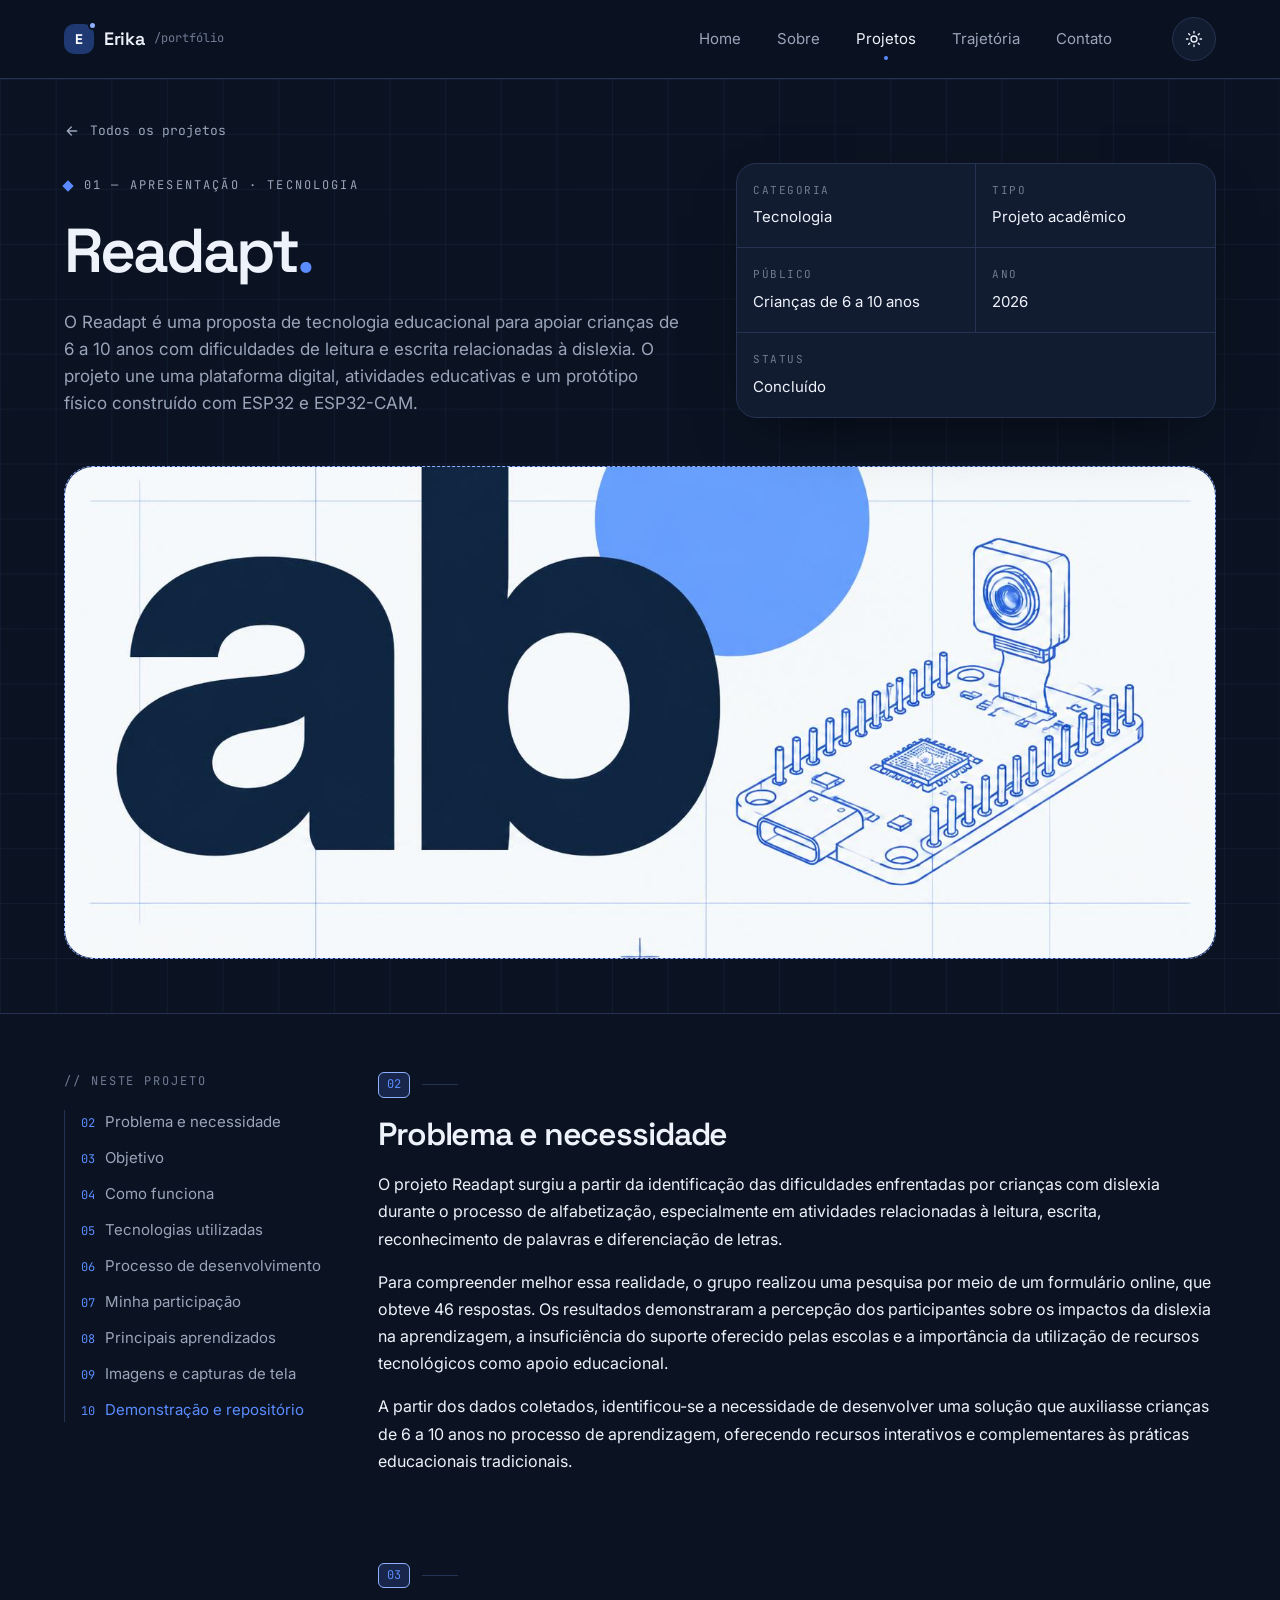
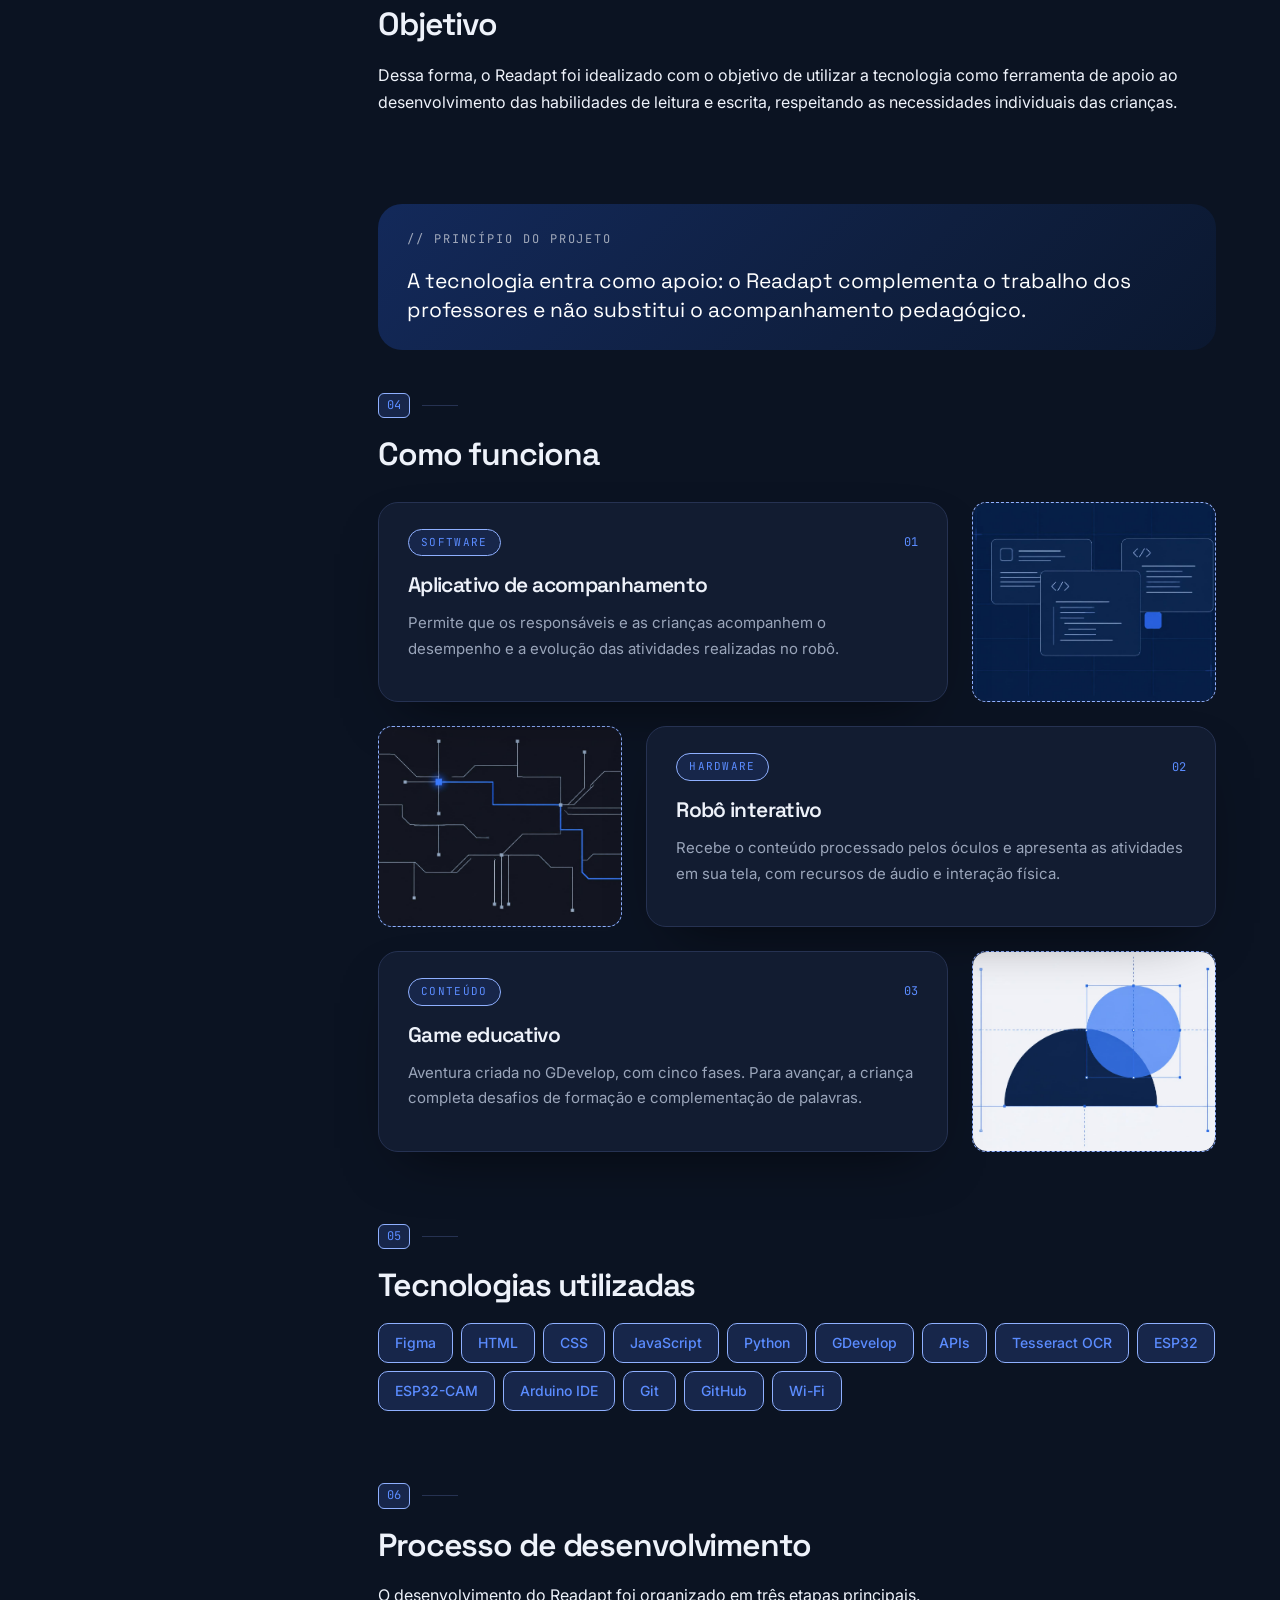
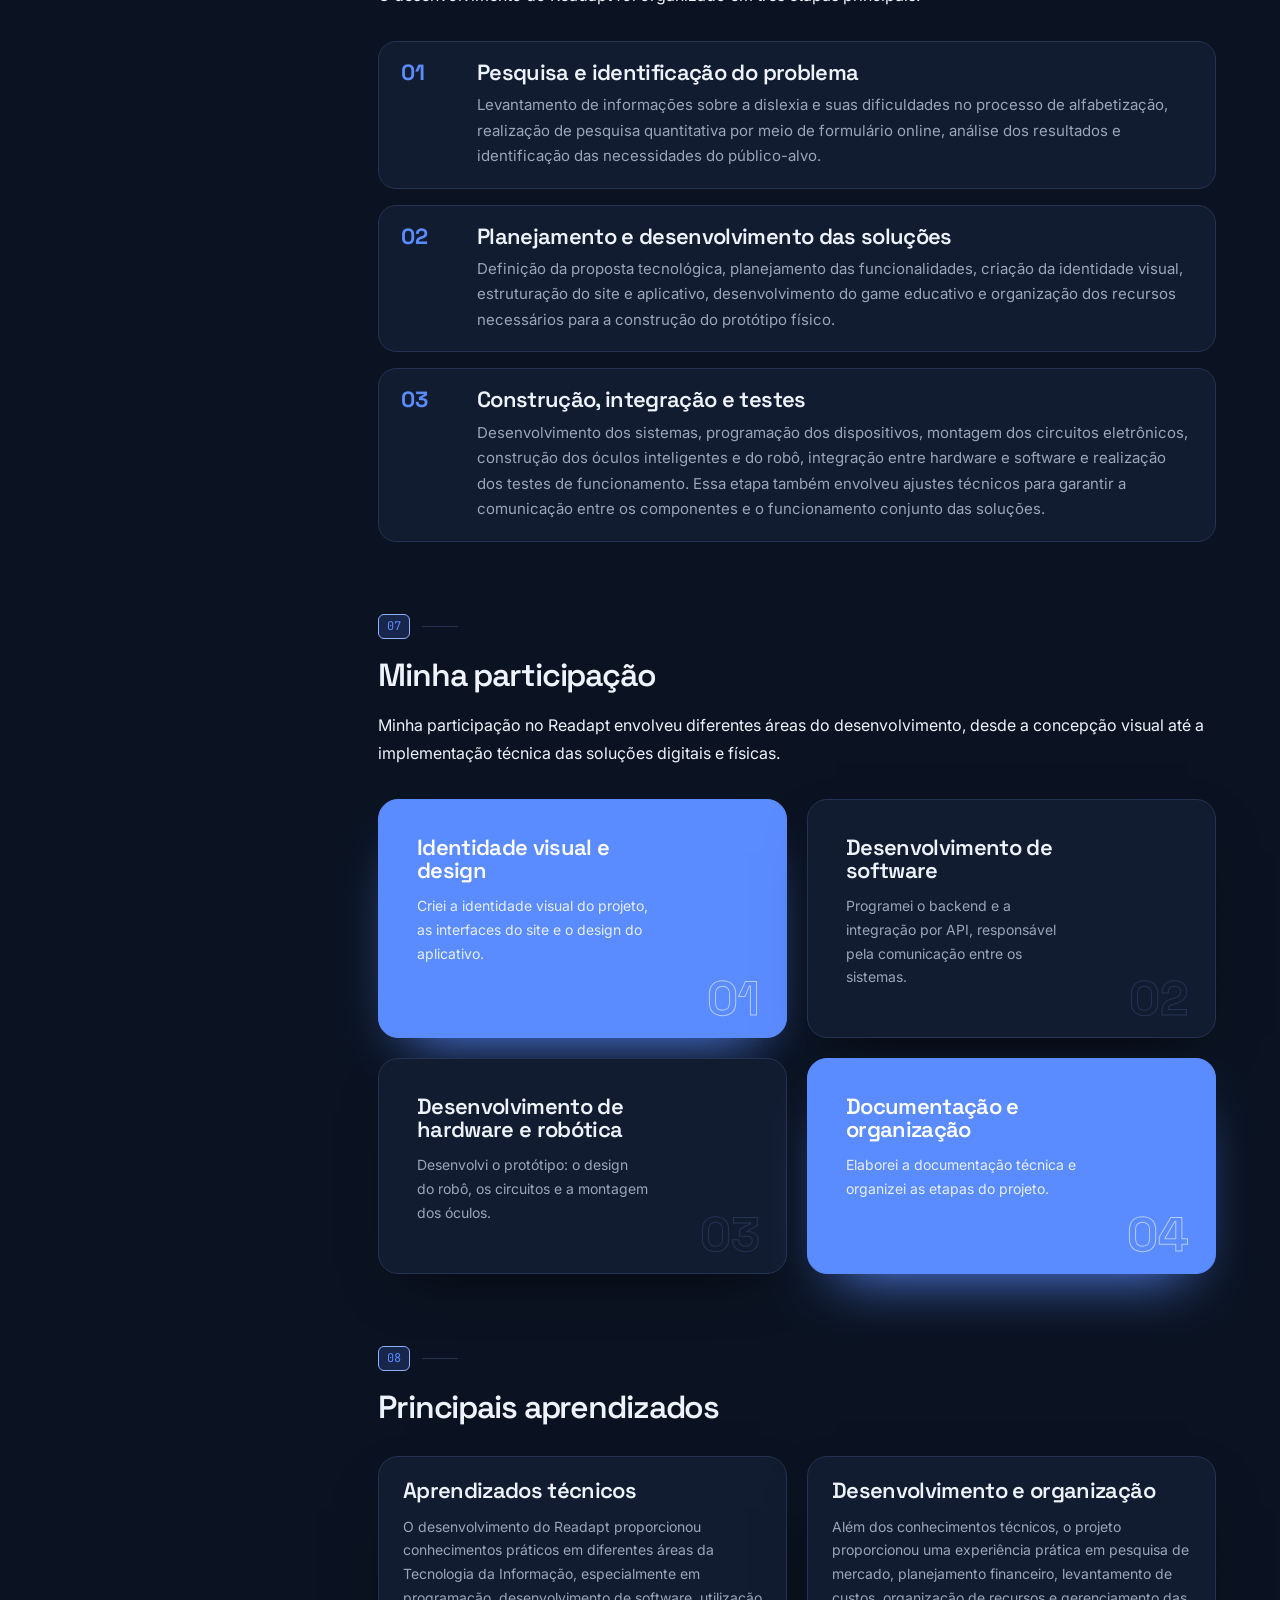
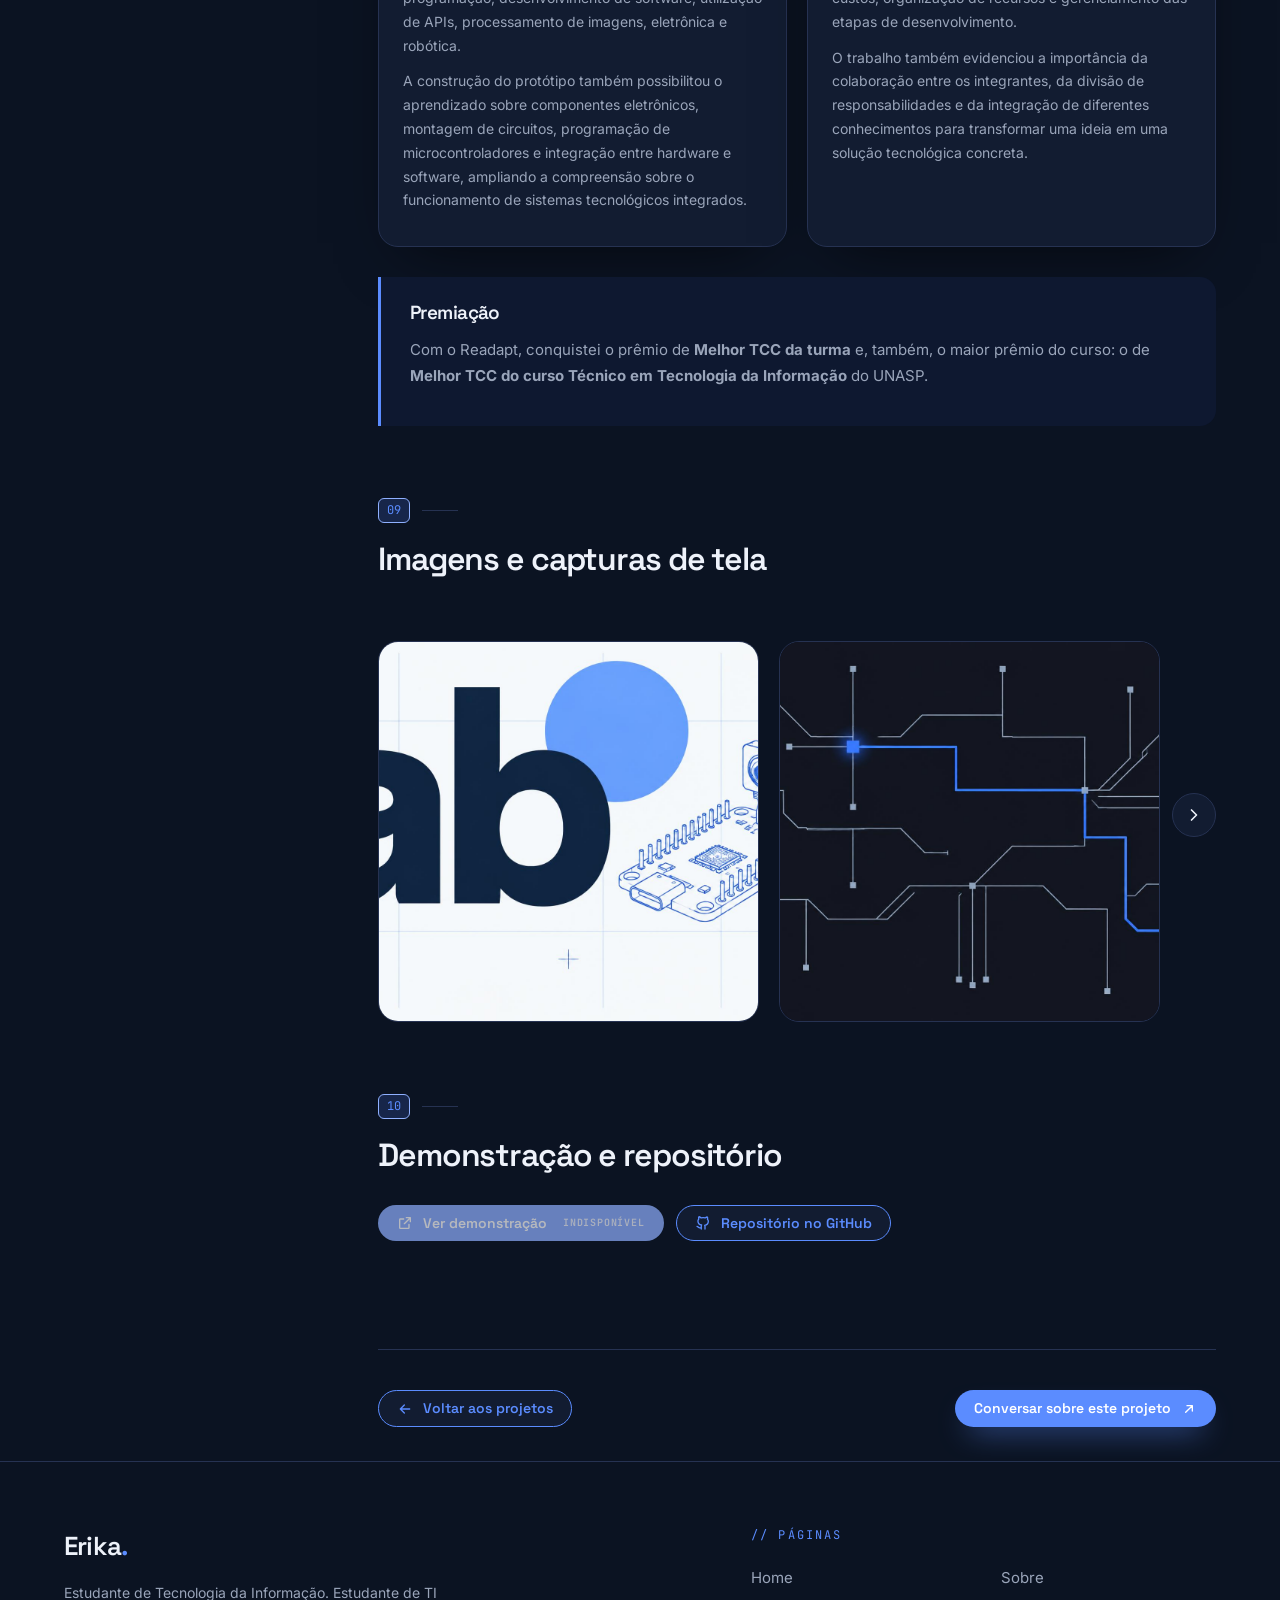
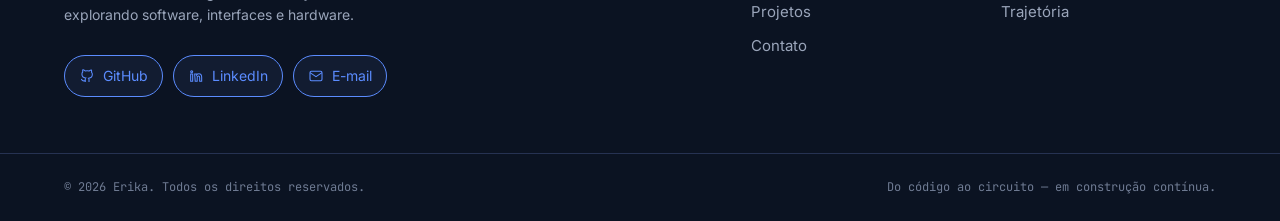
<file: readapt.html>
<!DOCTYPE html>
<html lang="pt-BR">
<head>
  <meta charset="UTF-8">
  <meta name="viewport" content="width=device-width, initial-scale=1.0">
  <meta name="description" content="Readapt: tecnologia educacional para crianças de 6 a 10 anos com dificuldades de leitura e escrita ligadas à dislexia.">
  <title>Readapt | Erika</title>

  <link rel="preconnect" href="https://fonts.googleapis.com">
  <link rel="preconnect" href="https://fonts.gstatic.com" crossorigin>
  <link href="https://fonts.googleapis.com/css2?family=Inter:wght@400;500;600&family=Space+Grotesk:wght@500;600;700&family=JetBrains+Mono:wght@400;500&display=swap" rel="stylesheet">
  <link rel="stylesheet" href="readapt.css">
  <script>try{var t=localStorage.getItem('theme');document.documentElement.setAttribute('data-theme',t==='light'?'light':'dark');}catch(e){document.documentElement.setAttribute('data-theme','dark');}</script>
</head>
<body>

  <!-- CABEÇALHO -->
  <header class="site-header">
    <div class="container header-inner">
      <a href="index.html" class="brand" aria-label="Início">
        <span class="brand-mark">E</span>
        <span class="brand-name">Erika</span>
        <span class="brand-path">/portfólio</span>
      </a>

      <nav class="site-nav" id="site-nav" aria-label="Navegação principal">
        <ul>
          <li><a href="index.html">Home</a></li>
          <li><a href="sobre.html">Sobre</a></li>
          <li><a href="projetos.html" class="active" aria-current="page">Projetos</a></li>
          <li><a href="trajetoria.html">Trajetória</a></li>
          <li><a href="contato.html">Contato</a></li>
        </ul>
      </nav>
      <button class="menu-toggle" type="button" aria-label="Abrir menu" aria-expanded="false" aria-controls="site-nav"><span></span><span></span><span></span></button>
      <button class="theme-toggle" type="button" aria-label="Alternar modo claro e escuro">
        <svg viewBox="0 0 24 24" aria-hidden="true" focusable="false">
          <circle cx="12" cy="12" r="4"></circle>
          <path d="M12 2v2M12 20v2M4.93 4.93l1.41 1.41M17.66 17.66l1.41 1.41M2 12h2M20 12h2M4.93 19.07l1.41-1.41M17.66 6.34l1.41-1.41"></path>
        </svg>
      </button>
    </div>
  </header>

  <main>

    <div class="project-top">
    <!-- APRESENTAÇÃO -->
    <section class="project-hero">
      <div class="container project-hero-grid">
        <div class="project-hero-text">
          <a href="projetos.html" class="back-link">
            <svg viewBox="0 0 24 24" aria-hidden="true"><path d="M19 12H5M11 6l-6 6 6 6"></path></svg>
            Todos os projetos
          </a>

          <p class="eyebrow"><span class="eyebrow-dot"></span> 01 — Apresentação · Tecnologia</p>

          <h1 class="project-title">Readapt<span class="accent-dot">.</span></h1>

          <p class="project-lead">
            O Readapt é uma proposta de tecnologia educacional para apoiar crianças de 6 a 10 anos com dificuldades de leitura
            e escrita relacionadas à dislexia. O projeto une uma plataforma digital, atividades educativas e um protótipo físico
            construído com ESP32 e ESP32-CAM.
          </p>
        </div>

        <aside class="project-meta" aria-label="Informações do projeto">
          <div class="meta-cell">
            <span class="meta-label">Categoria</span>
            <span class="meta-value">Tecnologia</span>
          </div>
          <div class="meta-cell">
            <span class="meta-label">Tipo</span>
            <span class="meta-value">Projeto acadêmico</span>
          </div>
          <div class="meta-cell">
            <span class="meta-label">Público</span>
            <span class="meta-value">Crianças de 6 a 10 anos</span>
          </div>
          <div class="meta-cell">
            <span class="meta-label">Ano</span>
            <span class="meta-value">2026</span>
          </div>
          <div class="meta-cell meta-cell-wide">
            <span class="meta-label">Status</span>
            <span class="meta-value">Concluído</span>
          </div>
        </aside>
      </div>
    </section>

    <!-- FOTO DE DESTAQUE -->
    <section class="project-cover" aria-label="Foto do projeto">
      <div class="container">
        <!-- FOTO OFICIAL: troque o src pela foto oficial quando tiver -->
        <div class="cover-photo"><img src="images/readapt.jpg" alt="Capa do Readapt"></div>
      </div>
    </section>

    </div>

    <!-- CORPO DO PROJETO: menu fixo na lateral + seções -->
    <section class="project-body">
      <div class="container project-body-grid">

        <aside class="project-nav" aria-label="Neste projeto">
          <p class="nav-title">// Neste projeto</p>
          <ol>
            <li><a href="#problema"><span>02</span> Problema e necessidade</a></li>
            <li><a href="#objetivo"><span>03</span> Objetivo</a></li>
            <li><a href="#funciona"><span>04</span> Como funciona</a></li>
            <li><a href="#tecnologias"><span>05</span> Tecnologias utilizadas</a></li>
            <li><a href="#processo"><span>06</span> Processo de desenvolvimento</a></li>
            <li><a href="#participacao"><span>07</span> Minha participação</a></li>
            <li><a href="#aprendizados"><span>08</span> Principais aprendizados</a></li>
            <li><a href="#imagens"><span>09</span> Imagens e capturas de tela</a></li>
            <li><a href="#demonstracao"><span>10</span> Demonstração e repositório</a></li>
          </ol>
        </aside>

        <div class="project-content">

          <!-- 02 · Problema -->
          <section class="pj-section" id="problema">
            <p class="section-eyebrow"><span class="num">02</span> <span class="line"></span></p>
            <h2 class="pj-title">Problema e necessidade</h2>
            <p class="pj-text">
              O projeto Readapt surgiu a partir da identificação das dificuldades enfrentadas por crianças com dislexia durante o processo
              de alfabetização, especialmente em atividades relacionadas à leitura, escrita, reconhecimento de palavras e diferenciação de letras.
            </p>
            <p class="pj-text">
              Para compreender melhor essa realidade, o grupo realizou uma pesquisa por meio de um formulário online, que obteve 46 respostas.
              Os resultados demonstraram a percepção dos participantes sobre os impactos da dislexia na aprendizagem, a insuficiência do suporte
              oferecido pelas escolas e a importância da utilização de recursos tecnológicos como apoio educacional.
            </p>
            <p class="pj-text">
              A partir dos dados coletados, identificou-se a necessidade de desenvolver uma solução que auxiliasse crianças de 6 a 10 anos no
              processo de aprendizagem, oferecendo recursos interativos e complementares às práticas educacionais tradicionais.
            </p>
          </section>

          <!-- 03 · Objetivo -->
          <section class="pj-section" id="objetivo">
            <p class="section-eyebrow"><span class="num">03</span> <span class="line"></span></p>
            <h2 class="pj-title">Objetivo</h2>
            <p class="pj-text">
              Dessa forma, o Readapt foi idealizado com o objetivo de utilizar a tecnologia como ferramenta de apoio ao desenvolvimento das
              habilidades de leitura e escrita, respeitando as necessidades individuais das crianças.
            </p>
          </section>

          <!-- 04 · Como funciona -->
          <section class="pj-section" id="funciona">
            <blockquote class="principle">
              <p class="principle-kicker">// Princípio do projeto</p>
              <p class="principle-text">
                A tecnologia entra como apoio: o Readapt complementa o trabalho dos professores e não substitui o acompanhamento pedagógico.
              </p>
            </blockquote>

            <p class="section-eyebrow"><span class="num">04</span> <span class="line"></span></p>
            <h2 class="pj-title">Como funciona</h2>

            <div class="parts">
              <article class="part-row">
                <div class="part-card">
                  <div class="part-head">
                    <span class="part-tag">Software</span>
                    <span class="part-num">01</span>
                  </div>
                  <h3>Aplicativo de acompanhamento</h3>
                  <p>Permite que os responsáveis e as crianças acompanhem o desempenho e a evolução das atividades realizadas no robô.</p>
                </div>
                <!-- FOTO OFICIAL: troque o src pela foto oficial quando tiver -->
                <div class="part-photo"><img src="images/desenvolvimento.jpg" alt="Aplicativo do Readapt"></div>
              </article>

              <article class="part-row part-row-rev">
                <!-- FOTO OFICIAL: troque o src pela foto oficial quando tiver -->
                <div class="part-photo"><img src="images/circuito.jpg" alt="Robô do Readapt"></div>
                <div class="part-card">
                  <div class="part-head">
                    <span class="part-tag">Hardware</span>
                    <span class="part-num">02</span>
                  </div>
                  <h3>Robô interativo</h3>
                  <p>Recebe o conteúdo processado pelos óculos e apresenta as atividades em sua tela, com recursos de áudio e interação física.</p>
                </div>
              </article>

              <article class="part-row">
                <div class="part-card">
                  <div class="part-head">
                    <span class="part-tag">Conteúdo</span>
                    <span class="part-num">03</span>
                  </div>
                  <h3>Game educativo</h3>
                  <p>Aventura criada no GDevelop, com cinco fases. Para avançar, a criança completa desafios de formação e complementação de palavras.</p>
                </div>
                <!-- FOTO OFICIAL: troque o src pela foto oficial quando tiver -->
                <div class="part-photo"><img src="images/design.jpg" alt="Game do Readapt"></div>
              </article>
            </div>
</section>

          <!-- 05 · Tecnologias -->
          <section class="pj-section" id="tecnologias">
            <p class="section-eyebrow"><span class="num">05</span> <span class="line"></span></p>
            <h2 class="pj-title">Tecnologias utilizadas</h2>
            <ul class="tags">
              <li>Figma</li>
              <li>HTML</li>
              <li>CSS</li>
              <li>JavaScript</li>
              <li>Python</li>
              <li>GDevelop</li>
              <li>APIs</li>
              <li>Tesseract OCR</li>
              <li>ESP32</li>
              <li>ESP32-CAM</li>
              <li>Arduino IDE</li>
              <li>Git</li>
              <li>GitHub</li>
              <li>Wi-Fi</li>
            </ul>
          </section>

          <!-- 06 · Processo -->
          <section class="pj-section" id="processo">
            <p class="section-eyebrow"><span class="num">06</span> <span class="line"></span></p>
            <h2 class="pj-title">Processo de desenvolvimento</h2>
            <p class="pj-text">O desenvolvimento do Readapt foi organizado em três etapas principais.</p>
            <ol class="steps">
              <li>
                <span class="step-num">01</span>
                <div>
                  <h3>Pesquisa e identificação do problema</h3>
                  <p>Levantamento de informações sobre a dislexia e suas dificuldades no processo de alfabetização, realização de pesquisa quantitativa por meio de formulário online, análise dos resultados e identificação das necessidades do público-alvo.</p>
                </div>
              </li>
              <li>
                <span class="step-num">02</span>
                <div>
                  <h3>Planejamento e desenvolvimento das soluções</h3>
                  <p>Definição da proposta tecnológica, planejamento das funcionalidades, criação da identidade visual, estruturação do site e aplicativo, desenvolvimento do game educativo e organização dos recursos necessários para a construção do protótipo físico.</p>
                </div>
              </li>
              <li>
                <span class="step-num">03</span>
                <div>
                  <h3>Construção, integração e testes</h3>
                  <p>Desenvolvimento dos sistemas, programação dos dispositivos, montagem dos circuitos eletrônicos, construção dos óculos inteligentes e do robô, integração entre hardware e software e realização dos testes de funcionamento. Essa etapa também envolveu ajustes técnicos para garantir a comunicação entre os componentes e o funcionamento conjunto das soluções.</p>
                </div>
              </li>
            </ol>
          </section>

          <!-- 07 · Participação -->
          <section class="pj-section" id="participacao">
            <p class="section-eyebrow"><span class="num">07</span> <span class="line"></span></p>
            <h2 class="pj-title">Minha participação</h2>
            <p class="pj-text">Minha participação no Readapt envolveu diferentes áreas do desenvolvimento, desde a concepção visual até a implementação técnica das soluções digitais e físicas.</p>
            <div class="learn-list">
              <div class="learn-card">
                <h3>Identidade visual e design</h3>
                <p>Criei a identidade visual do projeto, as interfaces do site e o design do aplicativo.</p>
              </div>
              <div class="learn-card">
                <h3>Desenvolvimento de software</h3>
                <p>Programei o backend e a integração por API, responsável pela comunicação entre os sistemas.</p>
              </div>
              <div class="learn-card">
                <h3>Desenvolvimento de hardware e robótica</h3>
                <p>Desenvolvi o protótipo: o design do robô, os circuitos e a montagem dos óculos.</p>
              </div>
              <div class="learn-card">
                <h3>Documentação e organização</h3>
                <p>Elaborei a documentação técnica e organizei as etapas do projeto.</p>
              </div>
            </div>
          </section>

          <!-- 08 · Aprendizados -->
          <section class="pj-section" id="aprendizados">
            <p class="section-eyebrow"><span class="num">08</span> <span class="line"></span></p>
            <h2 class="pj-title">Principais aprendizados</h2>
            <div class="learn-list">
              <div class="learn-card">
                <h3>Aprendizados técnicos</h3>
                <p>O desenvolvimento do Readapt proporcionou conhecimentos práticos em diferentes áreas da Tecnologia da Informação, especialmente em programação, desenvolvimento de software, utilização de APIs, processamento de imagens, eletrônica e robótica.</p>
                <p>A construção do protótipo também possibilitou o aprendizado sobre componentes eletrônicos, montagem de circuitos, programação de microcontroladores e integração entre hardware e software, ampliando a compreensão sobre o funcionamento de sistemas tecnológicos integrados.</p>
              </div>
              <div class="learn-card">
                <h3>Desenvolvimento e organização</h3>
                <p>Além dos conhecimentos técnicos, o projeto proporcionou uma experiência prática em pesquisa de mercado, planejamento financeiro, levantamento de custos, organização de recursos e gerenciamento das etapas de desenvolvimento.</p>
                <p>O trabalho também evidenciou a importância da colaboração entre os integrantes, da divisão de responsabilidades e da integração de diferentes conhecimentos para transformar uma ideia em uma solução tecnológica concreta.</p>
              </div>
            </div>
            <div class="closing">
              <h3>Premiação</h3>
              <p>Com o Readapt, conquistei o prêmio de <strong>Melhor TCC da turma</strong> e, também, o maior prêmio do curso: o de <strong>Melhor TCC do curso Técnico em Tecnologia da Informação</strong> do UNASP.</p>
            </div>
          </section>

          <!-- 09 · Imagens -->
          <section class="pj-section" id="imagens">
            <p class="section-eyebrow"><span class="num">09</span> <span class="line"></span></p>
            <h2 class="pj-title">Imagens e capturas de tela</h2>
            <div class="shots-wrap">
              <div class="shots">
                <div class="shot">
                  <!-- IMAGEM OFICIAL: troque o src abaixo pela imagem oficial -->
                  <img src="images/readapt.jpg" alt="Imagem 1 do Readapt">
                </div>
                <div class="shot">
                  <!-- IMAGEM OFICIAL: troque o src abaixo pela imagem oficial -->
                  <img src="images/circuito.jpg" alt="Imagem 2 do Readapt">
                </div>
                <div class="shot">
                  <!-- IMAGEM OFICIAL: troque o src abaixo pela imagem oficial -->
                  <img src="images/design.jpg" alt="Imagem 3 do Readapt">
                </div>
                <div class="shot">
                  <!-- IMAGEM OFICIAL: troque o src abaixo pela imagem oficial -->
                  <img src="images/desenvolvimento.jpg" alt="Imagem 4 do Readapt">
                </div>
                <!-- VÍDEO: para usar, salve o arquivo em images/readapt-video.mp4, descomente o bloco abaixo e apague o .shot de imagem que não for usar -->
                <!--
                <div class="shot">
                  <video src="images/readapt-video.mp4" controls muted playsinline preload="metadata" aria-label="Vídeo do Readapt"></video>
                </div>
                -->
              </div>
              <button class="shots-nav next" type="button" aria-label="Próxima imagem">
                <svg viewBox="0 0 24 24" aria-hidden="true"><path d="M9 6l6 6-6 6"></path></svg>
              </button>
            </div>
          </section>

          <!-- 10 · Demonstração e repositório -->
          <section class="pj-section" id="demonstracao">
            <p class="section-eyebrow"><span class="num">10</span> <span class="line"></span></p>
            <h2 class="pj-title">Demonstração e repositório</h2>
            <div class="project-links">
              <!-- DEMONSTRAÇÃO: quando tiver o link, troque o bloco abaixo por <a href="LINK" class="btn btn-primary">Ver demonstração</a> -->
              <span class="btn btn-disabled" aria-disabled="true">
                <svg viewBox="0 0 24 24" aria-hidden="true"><path d="M14 4h6v6M20 4l-9 9M18 14v5a1 1 0 0 1-1 1H5a1 1 0 0 1-1-1V7a1 1 0 0 1 1-1h5"></path></svg>
                Ver demonstração <span class="status">indisponível</span>
              </span>
              <a href="https://github.com/erika-rodrigues/Readapt_tcc" class="btn btn-outline" target="_blank" rel="noopener">
                <svg viewBox="0 0 24 24" aria-hidden="true"><path d="M9 19c-4 1.5-4-2-6-2m12 4v-3.5c0-1 .1-1.4-.5-2 2.8-.3 5.5-1.4 5.5-6a4.6 4.6 0 0 0-1.3-3.2 4.2 4.2 0 0 0-.1-3.2s-1-.3-3.4 1.3a11.6 11.6 0 0 0-6 0C6.8 2.4 5.8 2.7 5.8 2.7a4.2 4.2 0 0 0-.1 3.2A4.6 4.6 0 0 0 4.4 9c0 4.6 2.7 5.7 5.5 6-.6.6-.6 1.2-.5 2V21"></path></svg>
                Repositório no GitHub
              </a>
            </div>
          </section>

          <!-- Navegação entre projetos -->
          <div class="project-footer-nav">
            <a href="projetos.html" class="btn btn-outline">
              <svg viewBox="0 0 24 24" aria-hidden="true"><path d="M19 12H5M11 6l-6 6 6 6"></path></svg>
              Voltar aos projetos
            </a>
            <a href="contato.html" class="btn btn-primary">
              Conversar sobre este projeto
              <svg viewBox="0 0 24 24" aria-hidden="true"><path d="M7 17L17 7M9 7h8v8"></path></svg>
            </a>
          </div>

        </div>
      </div>
    </section>

  </main>

  <!-- RODAPÉ -->
  <footer class="site-footer">
    <div class="container footer-grid">
      <div>
        <p class="footer-brand">Erika<span class="accent-dot">.</span></p>
        <p class="footer-desc">Estudante de Tecnologia da Informação. Estudante de TI explorando software, interfaces e hardware.</p>
        <div class="social-links">
          <a href="https://github.com/erika-rodrigues" class="social-pill" target="_blank" rel="noopener"><svg viewBox="0 0 24 24" aria-hidden="true"><path d="M9 19c-4 1.5-4-2-6-2m12 4v-3.5c0-1 .1-1.4-.5-2 2.8-.3 5.5-1.4 5.5-6a4.6 4.6 0 0 0-1.3-3.2 4.2 4.2 0 0 0-.1-3.2s-1-.3-3.4 1.3a11.6 11.6 0 0 0-6 0C6.8 2.4 5.8 2.7 5.8 2.7a4.2 4.2 0 0 0-.1 3.2A4.6 4.6 0 0 0 4.4 9c0 4.6 2.7 5.7 5.5 6-.6.6-.6 1.2-.5 2V21"></path></svg> GitHub</a>
          <a href="https://www.linkedin.com/in/erika-rodriguess/" class="social-pill" target="_blank" rel="noopener"><svg viewBox="0 0 24 24" aria-hidden="true"><path d="M4 9h3v11H4zM5.5 4a1.5 1.5 0 1 1 0 3 1.5 1.5 0 0 1 0-3zM10 9h3v1.5c.5-.9 1.6-1.8 3.3-1.8 3.5 0 4.2 2.3 4.2 5.3V20h-3v-5.2c0-1.2 0-2.8-1.7-2.8s-2 1.3-2 2.7V20h-3z"></path></svg> LinkedIn</a>
          <a href="mailto:roliveira.erika@gmail.com" class="social-pill"><svg viewBox="0 0 24 24" aria-hidden="true"><rect x="3" y="5" width="18" height="14" rx="2"></rect><path d="M3 7l9 6 9-6"></path></svg> E-mail</a>
        </div>
      </div>

      <nav class="footer-nav" aria-label="Páginas do site">
        <p class="footer-title"><span class="slash">//</span> Páginas</p>
        <ul>
          <li><a href="index.html">Home</a></li>
          <li><a href="sobre.html">Sobre</a></li>
          <li><a href="projetos.html">Projetos</a></li>
          <li><a href="trajetoria.html">Trajetória</a></li>
          <li><a href="contato.html">Contato</a></li>
        </ul>
      </nav>
    </div>

    <div class="footer-bottom">
      <div class="container footer-bottom-inner">
        <span>© 2026 Erika. Todos os direitos reservados.</span>
        <span>Do código ao circuito — em construção contínua.</span>
      </div>
    </div>
  </footer>

  <script src="js/main.js"></script>
</body>
</html>
</file>
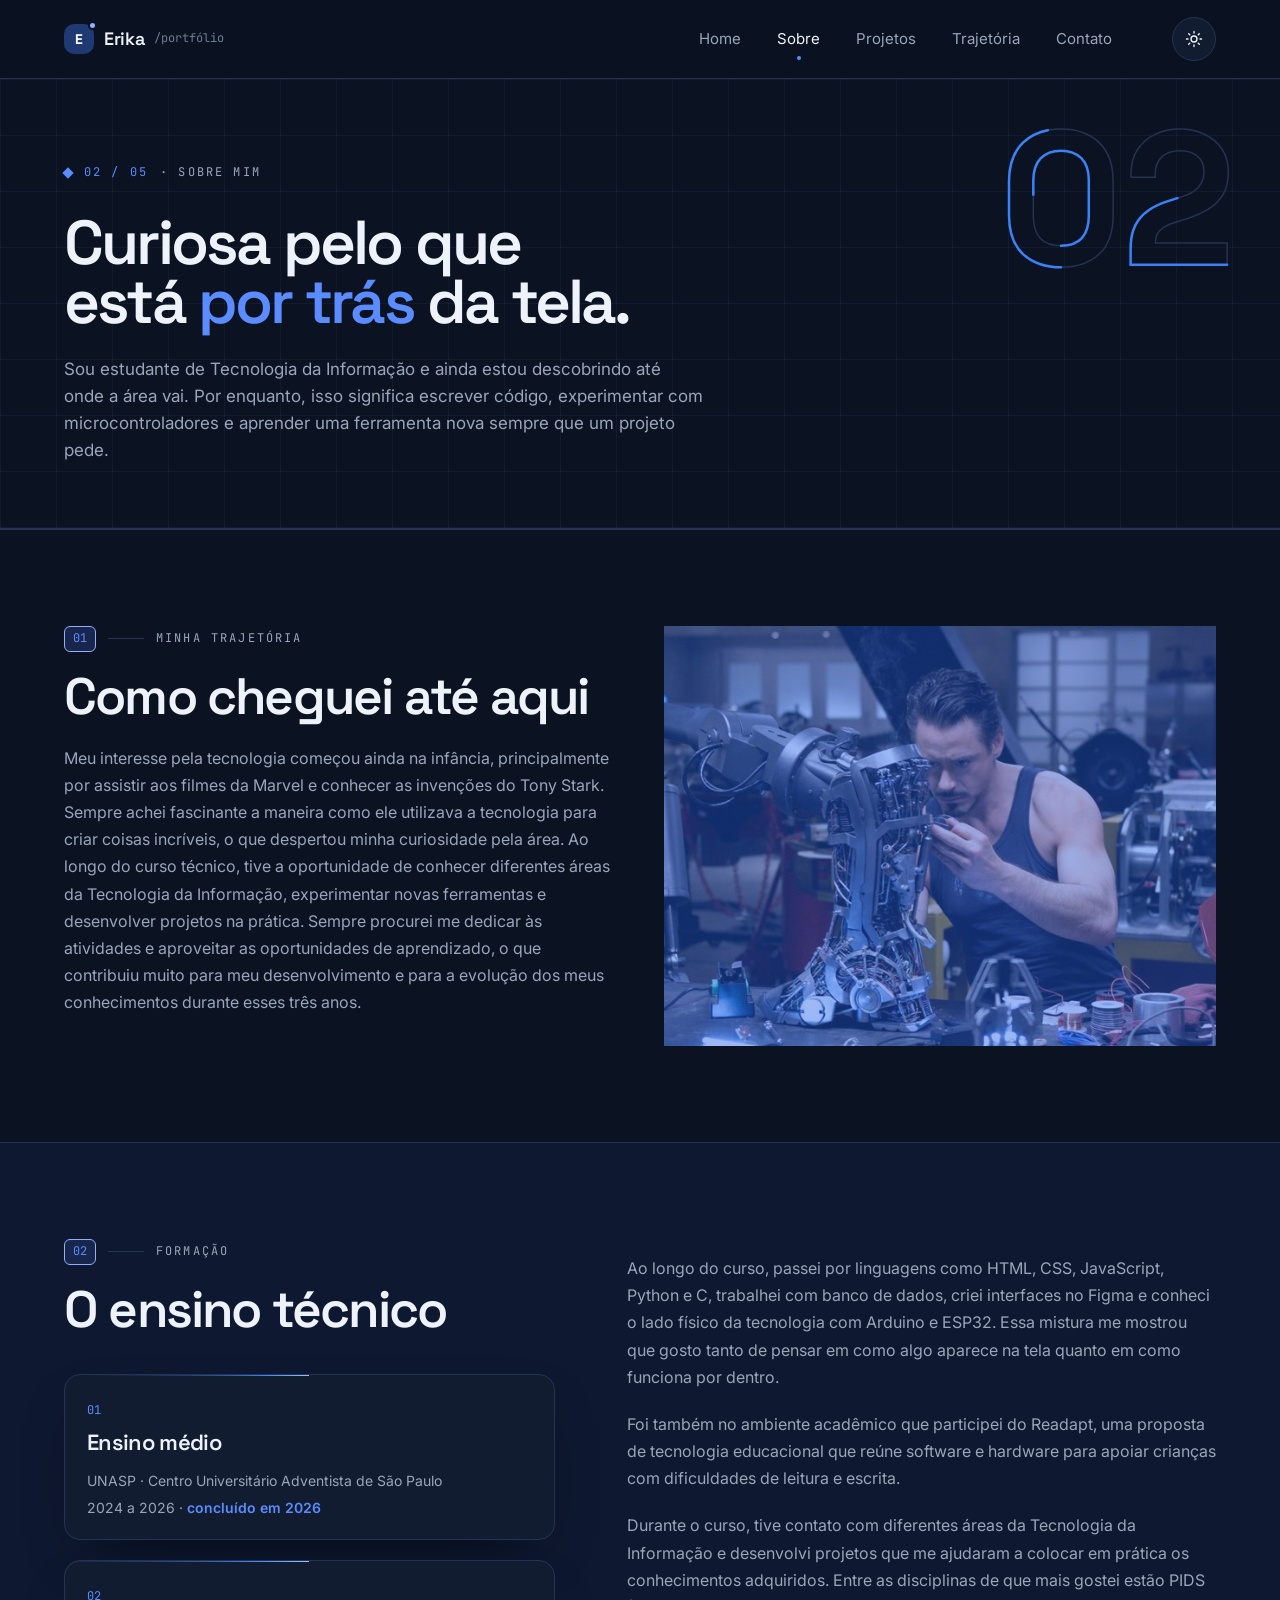
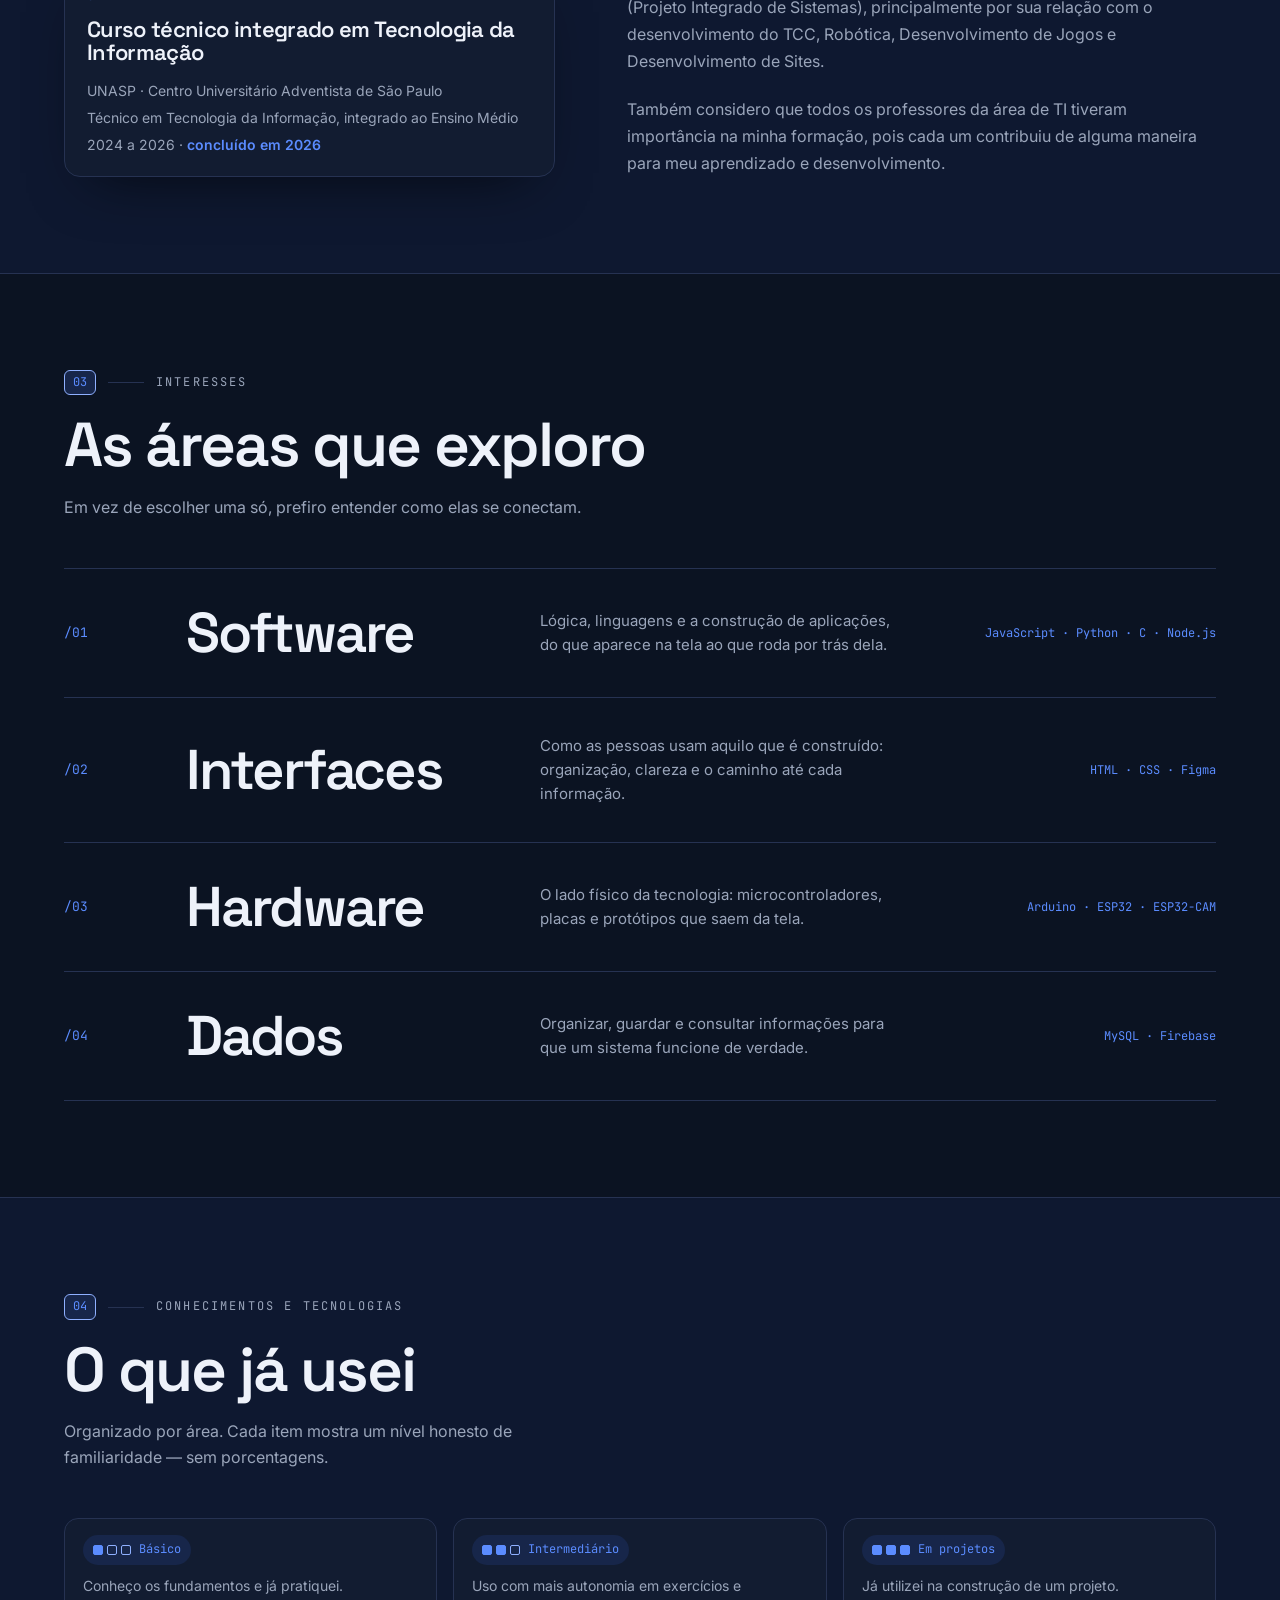
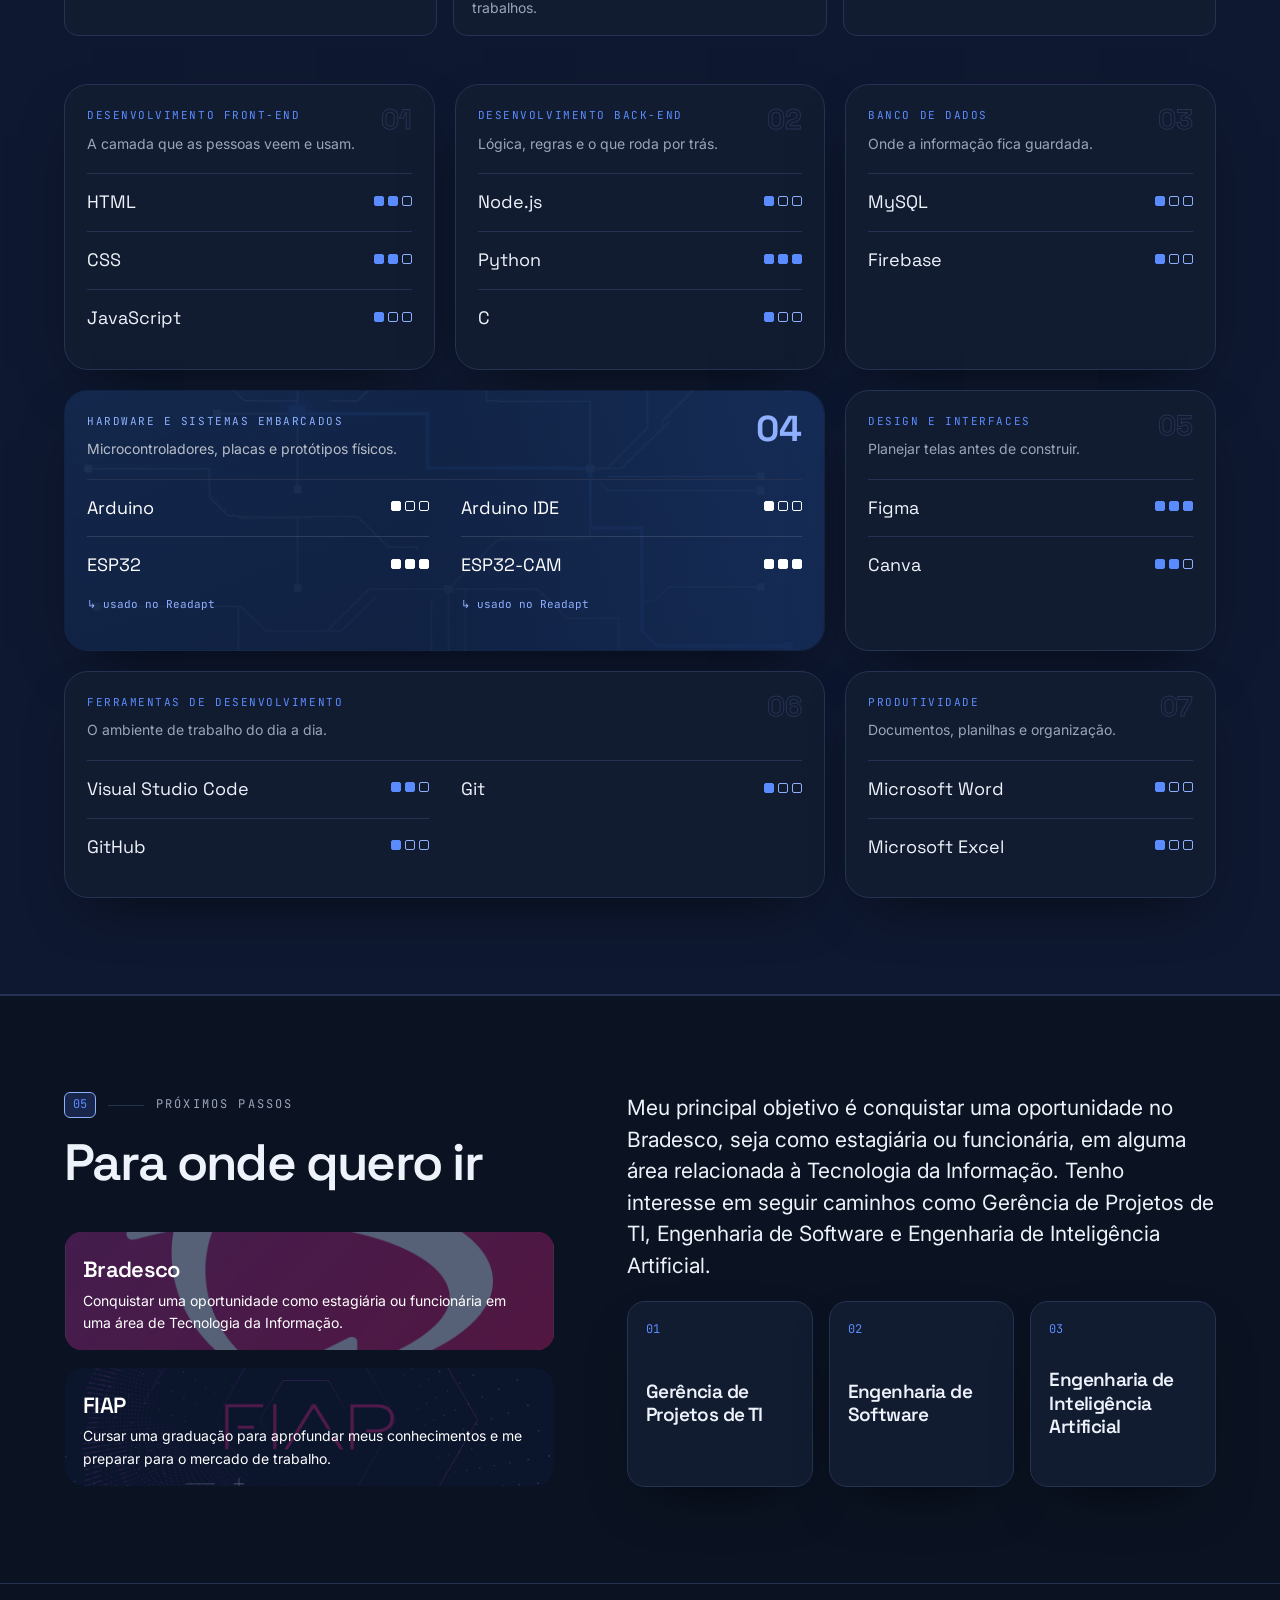
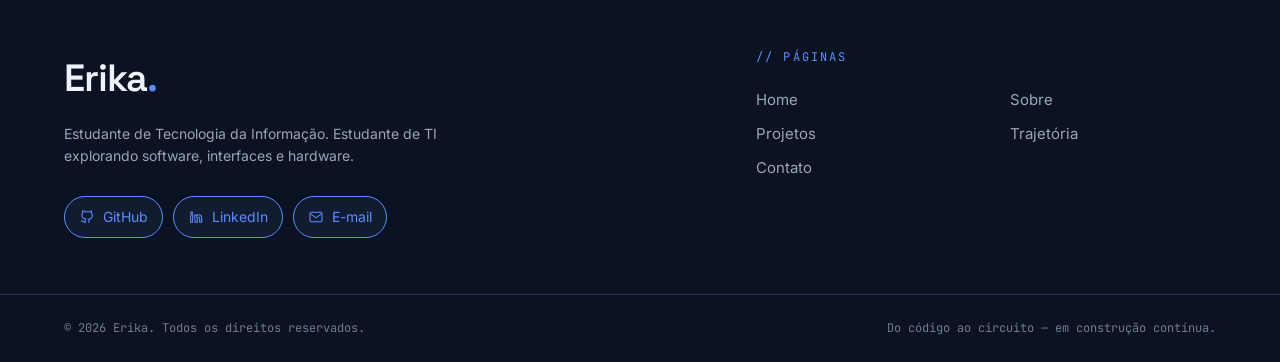
<file: sobre.html>
<!DOCTYPE html>
<html lang="pt-BR">
<head>
  <meta charset="UTF-8">
  <meta name="viewport" content="width=device-width, initial-scale=1.0">
  <meta name="description" content="Sobre Erika: trajetória, formação, áreas de interesse e conhecimentos em tecnologia.">
  <title>Sobre | Erika</title>

  <link rel="preconnect" href="https://fonts.googleapis.com">
  <link rel="preconnect" href="https://fonts.gstatic.com" crossorigin>
  <link href="https://fonts.googleapis.com/css2?family=Inter:wght@400;500;600&family=Space+Grotesk:wght@500;600;700&family=JetBrains+Mono:wght@400;500&display=swap" rel="stylesheet">
  <link rel="stylesheet" href="sobre.css">
  <script>try{var t=localStorage.getItem('theme');document.documentElement.setAttribute('data-theme',t==='light'?'light':'dark');}catch(e){document.documentElement.setAttribute('data-theme','dark');}</script>
</head>
<body>

  <!-- CABEÇALHO -->
  <header class="site-header">
    <div class="container header-inner">
      <a href="index.html" class="brand" aria-label="Início">
        <span class="brand-mark">E</span>
        <span class="brand-name">Erika</span>
        <span class="brand-path">/portfólio</span>
      </a>

      <nav class="site-nav" id="site-nav" aria-label="Navegação principal">
        <ul>
          <li><a href="index.html">Home</a></li>
          <li><a href="sobre.html" class="active" aria-current="page">Sobre</a></li>
          <li><a href="projetos.html">Projetos</a></li>
          <li><a href="trajetoria.html">Trajetória</a></li>
          <li><a href="contato.html">Contato</a></li>
        </ul>
      </nav>
      <button class="menu-toggle" type="button" aria-label="Abrir menu" aria-expanded="false" aria-controls="site-nav"><span></span><span></span><span></span></button>
      <button class="theme-toggle" type="button" aria-label="Alternar modo claro e escuro">
        <svg viewBox="0 0 24 24" aria-hidden="true" focusable="false">
          <circle cx="12" cy="12" r="4"></circle>
          <path d="M12 2v2M12 20v2M4.93 4.93l1.41 1.41M17.66 17.66l1.41 1.41M2 12h2M20 12h2M4.93 19.07l1.41-1.41M17.66 6.34l1.41-1.41"></path>
        </svg>
      </button>
    </div>
  </header>

  <main>

    <!-- HERO -->
    <section class="page-hero">
      <svg class="page-hero-num" width="220" height="139" viewBox="0 0 220 139" aria-hidden="true" focusable="false"><path class="num-shape" d="M52.06 138.32L52.06 138.32Q28.50 138.32 14.25 125.30Q0 112.29 0 85.88L0 85.88L0 52.44Q0 26.79 14.25 13.39Q28.50 0 52.06 0L52.06 0Q75.81 0 89.97 13.39Q104.12 26.79 104.12 52.44L104.12 52.44L104.12 85.88Q104.12 112.29 89.97 125.30Q75.81 138.32 52.06 138.32ZM52.06 116.66L52.06 116.66Q66.31 116.66 73.06 108.87Q79.80 101.08 79.80 86.64L79.80 86.64L79.80 51.30Q79.80 36.67 72.30 29.16Q64.79 21.66 52.06 21.66L52.06 21.66Q38.95 21.66 31.63 29.45Q24.32 37.24 24.32 51.30L24.32 51.30L24.32 86.64Q24.32 101.65 31.26 109.16Q38.19 116.66 52.06 116.66ZM218.12 135.66L121.60 135.66L121.60 119.70Q121.60 105.83 126.16 96.61Q130.72 87.40 139.37 81.41Q148.01 75.43 160.55 71.63L160.55 71.63L173.28 67.64Q180.31 65.36 185.06 62.03Q189.81 58.71 192.38 53.96Q194.94 49.21 194.94 43.13L194.94 43.13L194.94 42.37Q194.94 32.87 188.48 27.27Q182.02 21.66 170.81 21.66L170.81 21.66Q159.79 21.66 153.05 27.64Q146.30 33.63 146.30 44.84L146.30 44.84L146.30 48.26L121.98 48.26L121.98 45.22Q121.98 30.78 128.44 20.71Q134.90 10.64 146.02 5.32Q157.13 0 170.81 0L170.81 0Q184.49 0 195.51 5.22Q206.53 10.45 212.90 19.85Q219.26 29.26 219.26 41.99L219.26 41.99L219.26 43.89Q219.26 56.62 214.04 65.45Q208.81 74.29 199.88 79.89Q190.95 85.50 179.55 89.11L179.55 89.11L167.39 92.91Q159.22 95.38 154.66 98.32Q150.10 101.27 148.30 104.78Q146.49 108.30 146.49 113.24L146.49 113.24L146.49 114L218.12 114L218.12 135.66Z"/><path class="num-trace" pathLength="100" d="M52.06 138.32L52.06 138.32Q28.50 138.32 14.25 125.30Q0 112.29 0 85.88L0 85.88L0 52.44Q0 26.79 14.25 13.39Q28.50 0 52.06 0L52.06 0Q75.81 0 89.97 13.39Q104.12 26.79 104.12 52.44L104.12 52.44L104.12 85.88Q104.12 112.29 89.97 125.30Q75.81 138.32 52.06 138.32ZM52.06 116.66L52.06 116.66Q66.31 116.66 73.06 108.87Q79.80 101.08 79.80 86.64L79.80 86.64L79.80 51.30Q79.80 36.67 72.30 29.16Q64.79 21.66 52.06 21.66L52.06 21.66Q38.95 21.66 31.63 29.45Q24.32 37.24 24.32 51.30L24.32 51.30L24.32 86.64Q24.32 101.65 31.26 109.16Q38.19 116.66 52.06 116.66ZM218.12 135.66L121.60 135.66L121.60 119.70Q121.60 105.83 126.16 96.61Q130.72 87.40 139.37 81.41Q148.01 75.43 160.55 71.63L160.55 71.63L173.28 67.64Q180.31 65.36 185.06 62.03Q189.81 58.71 192.38 53.96Q194.94 49.21 194.94 43.13L194.94 43.13L194.94 42.37Q194.94 32.87 188.48 27.27Q182.02 21.66 170.81 21.66L170.81 21.66Q159.79 21.66 153.05 27.64Q146.30 33.63 146.30 44.84L146.30 44.84L146.30 48.26L121.98 48.26L121.98 45.22Q121.98 30.78 128.44 20.71Q134.90 10.64 146.02 5.32Q157.13 0 170.81 0L170.81 0Q184.49 0 195.51 5.22Q206.53 10.45 212.90 19.85Q219.26 29.26 219.26 41.99L219.26 41.99L219.26 43.89Q219.26 56.62 214.04 65.45Q208.81 74.29 199.88 79.89Q190.95 85.50 179.55 89.11L179.55 89.11L167.39 92.91Q159.22 95.38 154.66 98.32Q150.10 101.27 148.30 104.78Q146.49 108.30 146.49 113.24L146.49 113.24L146.49 114L218.12 114L218.12 135.66Z"/></svg>
      <div class="container">
        <p class="eyebrow"><span class="eyebrow-dot"></span> <span class="eyebrow-num">02 / 05</span> · Sobre mim</p>
        <h1 class="page-title">
          Curiosa pelo que <br>
          está <span class="accent">por trás</span> da tela.
        </h1>
        <p class="page-lead">
          Sou estudante de Tecnologia da Informação e ainda estou descobrindo até onde a área vai. Por enquanto, isso significa
          escrever código, experimentar com microcontroladores e aprender uma ferramenta nova sempre que um projeto pede.
        </p>
      </div>
    </section>

    <!-- 01 · TRAJETÓRIA -->
    <section class="section section-line">
      <div class="container cheguei-grid">
        <div>
          <p class="section-eyebrow"><span class="num">01</span> <span class="line"></span> Minha trajetória</p>
          <h2 class="section-title section-title-sm">Como cheguei até aqui</h2>
          <p class="body-text">Meu interesse pela tecnologia começou ainda na infância, principalmente por assistir aos filmes da Marvel e conhecer as invenções do Tony Stark. Sempre achei fascinante a maneira como ele utilizava a tecnologia para criar coisas incríveis, o que despertou minha curiosidade pela área. Ao longo do curso técnico, tive a oportunidade de conhecer diferentes áreas da Tecnologia da Informação, experimentar novas ferramentas e desenvolver projetos na prática. Sempre procurei me dedicar às atividades e aproveitar as oportunidades de aprendizado, o que contribuiu muito para meu desenvolvimento e para a evolução dos meus conhecimentos durante esses três anos.</p>
        </div>

        <figure class="cheguei-photo"><img src="images/tony-fundo.png" alt="Tony Stark em sua oficina"></figure>
      </div>
    </section>

    <!-- 02 · FORMAÇÃO -->
    <section class="section section-alt">
      <div class="container split">
        <div>
          <p class="section-eyebrow"><span class="num">02</span> <span class="line"></span> Formação</p>
          <h2 class="section-title section-title-sm">O ensino técnico</h2>

          <div class="edu-list">
            <article class="edu-card">
              <span class="edu-num">01</span>
              <h3>Ensino médio</h3>
              <ul class="edu-info">
                <li>UNASP · Centro Universitário Adventista de São Paulo</li>
                <li>2024 a 2026 · <span class="edu-done">concluído em 2026</span></li>
              </ul>
            </article>

            <article class="edu-card">
              <span class="edu-num">02</span>
              <h3>Curso técnico integrado em Tecnologia da Informação</h3>
              <ul class="edu-info">
                <li>UNASP · Centro Universitário Adventista de São Paulo</li>
                <li>Técnico em Tecnologia da Informação, integrado ao Ensino Médio</li>
                <li>2024 a 2026 · <span class="edu-done">concluído em 2026</span></li>
              </ul>
            </article>
          </div>
        </div>

        <div class="split-text">
          <p class="body-text">
            Ao longo do curso, passei por linguagens como HTML, CSS, JavaScript, Python e C, trabalhei com banco de dados,
            criei interfaces no Figma e conheci o lado físico da tecnologia com Arduino e ESP32. Essa mistura me mostrou que
            gosto tanto de pensar em como algo aparece na tela quanto em como funciona por dentro.
          </p>
          <p class="body-text">
            Foi também no ambiente acadêmico que participei do Readapt, uma proposta de tecnologia educacional que reúne
            software e hardware para apoiar crianças com dificuldades de leitura e escrita.
          </p>
          <p class="body-text">Durante o curso, tive contato com diferentes áreas da Tecnologia da Informação e desenvolvi projetos que me ajudaram a colocar em prática os conhecimentos adquiridos. Entre as disciplinas de que mais gostei estão PIDS (Projeto Integrado de Sistemas), principalmente por sua relação com o desenvolvimento do TCC, Robótica, Desenvolvimento de Jogos e Desenvolvimento de Sites.</p>
            <p class="body-text">Também considero que todos os professores da área de TI tiveram importância na minha formação, pois cada um contribuiu de alguma maneira para meu aprendizado e desenvolvimento.</p>
        </div>
      </div>
    </section>

    <!-- 03 · INTERESSES -->
    <section class="section">
      <div class="container">
        <p class="section-eyebrow"><span class="num">03</span> <span class="line"></span> Interesses</p>
        <h2 class="section-title">As áreas que exploro</h2>
        <p class="section-lead">Em vez de escolher uma só, prefiro entender como elas se conectam.</p>

        <ul class="areas-list">
          <li class="area-row">
            <span class="area-code">/01</span>
            <h3 class="area-name">Software</h3>
            <p class="area-desc">Lógica, linguagens e a construção de aplicações, do que aparece na tela ao que roda por trás dela.</p>
            <p class="area-stack">JavaScript · Python · C · Node.js</p>
          </li>
          <li class="area-row">
            <span class="area-code">/02</span>
            <h3 class="area-name">Interfaces</h3>
            <p class="area-desc">Como as pessoas usam aquilo que é construído: organização, clareza e o caminho até cada informação.</p>
            <p class="area-stack">HTML · CSS · Figma</p>
          </li>
          <li class="area-row">
            <span class="area-code">/03</span>
            <h3 class="area-name">Hardware</h3>
            <p class="area-desc">O lado físico da tecnologia: microcontroladores, placas e protótipos que saem da tela.</p>
            <p class="area-stack">Arduino · ESP32 · ESP32-CAM</p>
          </li>
          <li class="area-row">
            <span class="area-code">/04</span>
            <h3 class="area-name">Dados</h3>
            <p class="area-desc">Organizar, guardar e consultar informações para que um sistema funcione de verdade.</p>
            <p class="area-stack">MySQL · Firebase</p>
          </li>
        </ul>
      </div>
    </section>

    <!-- 04 · CONHECIMENTOS -->
    <section class="section section-alt" id="conhecimentos">
      <div class="container">
        <p class="section-eyebrow"><span class="num">04</span> <span class="line"></span> Conhecimentos e tecnologias</p>
        <h2 class="section-title">O que já usei</h2>
        <p class="section-lead">Organizado por área. Cada item mostra um nível honesto de familiaridade — sem porcentagens.</p>

        <!-- Legenda de níveis -->
        <div class="levels">
          <div class="level-card">
            <span class="level-badge"><span class="pips p1"><i></i><i></i><i></i></span>Básico</span>
            <p>Conheço os fundamentos e já pratiquei.</p>
          </div>
          <div class="level-card">
            <span class="level-badge"><span class="pips p2"><i></i><i></i><i></i></span>Intermediário</span>
            <p>Uso com mais autonomia em exercícios e trabalhos.</p>
          </div>
          <div class="level-card">
            <span class="level-badge"><span class="pips p3"><i></i><i></i><i></i></span>Em projetos</span>
            <p>Já utilizei na construção de um projeto.</p>
          </div>
        </div>

        <div class="skills-grid skills-grid-detailed">
          <article class="skill-card">
            <span class="skill-num">01</span>
            <p class="skill-label">Desenvolvimento front-end</p>
            <p class="skill-desc">A camada que as pessoas veem e usam.</p>
            <ul class="skill-items">
              <li><span>HTML</span><em class="level-tag"><span class="pips p2"><i></i><i></i><i></i></span></em></li>
              <li><span>CSS</span><em class="level-tag"><span class="pips p2"><i></i><i></i><i></i></span></em></li>
              <li><span>JavaScript</span><em class="level-tag"><span class="pips p1"><i></i><i></i><i></i></span></em></li>
            </ul>
          </article>

          <article class="skill-card">
            <span class="skill-num">02</span>
            <p class="skill-label">Desenvolvimento back-end</p>
            <p class="skill-desc">Lógica, regras e o que roda por trás.</p>
            <ul class="skill-items">
              <li><span>Node.js</span><em class="level-tag"><span class="pips p1"><i></i><i></i><i></i></span></em></li>
              <li><span>Python</span><em class="level-tag"><span class="pips p3"><i></i><i></i><i></i></span></em></li>
              <li><span>C</span><em class="level-tag"><span class="pips p1"><i></i><i></i><i></i></span></em></li>
            </ul>
          </article>

          <article class="skill-card">
            <span class="skill-num">03</span>
            <p class="skill-label">Banco de dados</p>
            <p class="skill-desc">Onde a informação fica guardada.</p>
            <ul class="skill-items">
              <li><span>MySQL</span><em class="level-tag"><span class="pips p1"><i></i><i></i><i></i></span></em></li>
              <li><span>Firebase</span><em class="level-tag"><span class="pips p1"><i></i><i></i><i></i></span></em></li>
            </ul>
          </article>

          <article class="skill-card skill-dark skill-wide-2">
            <span class="skill-num">04</span>
            <p class="skill-label">Hardware e sistemas embarcados</p>
            <p class="skill-desc">Microcontroladores, placas e protótipos físicos.</p>
            <ul class="skill-items skill-items-2col">
              <li><span>Arduino</span><em class="level-tag"><span class="pips p1"><i></i><i></i><i></i></span></em></li>
              <li><span>Arduino IDE</span><em class="level-tag"><span class="pips p1"><i></i><i></i><i></i></span></em></li>
              <li>
                <span>ESP32</span><em class="level-tag"><span class="pips p3"><i></i><i></i><i></i></span></em>
                <small class="used-in">↳ usado no Readapt</small>
              </li>
              <li>
                <span>ESP32-CAM</span><em class="level-tag"><span class="pips p3"><i></i><i></i><i></i></span></em>
                <small class="used-in">↳ usado no Readapt</small>
              </li>
            </ul>
          </article>

          <article class="skill-card">
            <span class="skill-num">05</span>
            <p class="skill-label">Design e interfaces</p>
            <p class="skill-desc">Planejar telas antes de construir.</p>
            <ul class="skill-items">
              <li><span>Figma</span><em class="level-tag"><span class="pips p3"><i></i><i></i><i></i></span></em></li>
              <li><span>Canva</span><em class="level-tag"><span class="pips p2"><i></i><i></i><i></i></span></em></li>
            </ul>
          </article>

          <article class="skill-card">
            <span class="skill-num">06</span>
            <p class="skill-label">Ferramentas de desenvolvimento</p>
            <p class="skill-desc">O ambiente de trabalho do dia a dia.</p>
            <ul class="skill-items skill-items-2col">
              <li><span>Visual Studio Code</span><em class="level-tag"><span class="pips p2"><i></i><i></i><i></i></span></em></li>
              <li><span>Git</span><em class="level-tag"><span class="pips p1"><i></i><i></i><i></i></span></em></li>
              <li><span>GitHub</span><em class="level-tag"><span class="pips p1"><i></i><i></i><i></i></span></em></li>
            </ul>
          </article>

          <article class="skill-card">
            <span class="skill-num">07</span>
            <p class="skill-label">Produtividade</p>
            <p class="skill-desc">Documentos, planilhas e organização.</p>
            <ul class="skill-items">
              <li><span>Microsoft Word</span><em class="level-tag"><span class="pips p1"><i></i><i></i><i></i></span></em></li>
              <li><span>Microsoft Excel</span><em class="level-tag"><span class="pips p1"><i></i><i></i><i></i></span></em></li>
            </ul>
          </article>
        </div>
      </div>
    </section>

    <!-- 05 · PRÓXIMOS PASSOS -->
    <section class="section section-line">
      <div class="container split">
        <div>
          <p class="section-eyebrow"><span class="num">05</span> <span class="line"></span> Próximos passos</p>
          <h2 class="section-title section-title-sm">Para onde quero ir</h2>
            <div class="targets-left">
        <div class="mini-card mini-card-bradesco">
          <h3>Bradesco</h3>
          <p>Conquistar uma oportunidade como estagiária ou funcionária em uma área de Tecnologia da Informação.</p>
        </div>
        <div class="mini-card mini-card-fiap">
          <h3>FIAP</h3>
          <p>Cursar uma graduação para aprofundar meus conhecimentos e me preparar para o mercado de trabalho.</p>
        </div>
          </div>
        </div>

        <div class="split-text">
          <p class="lead-text">Meu principal objetivo é conquistar uma oportunidade no Bradesco, seja como estagiária ou funcionária, em alguma área relacionada à Tecnologia da Informação. Tenho interesse em seguir caminhos como Gerência de Projetos de TI, Engenharia de Software e Engenharia de Inteligência Artificial.</p>
            <ol class="top-jobs">
              <li><span>01</span><h3>Gerência de Projetos de TI</h3></li>
              <li><span>02</span><h3>Engenharia de Software</h3></li>
              <li><span>03</span><h3>Engenharia de Inteligência Artificial</h3></li>
            </ol>
        </div>
      </div>
    </section>

  </main>

  <!-- RODAPÉ -->
  <footer class="site-footer">
    <div class="container footer-grid">
      <div>
        <p class="footer-brand">Erika<span class="accent-dot">.</span></p>
        <p class="footer-desc">Estudante de Tecnologia da Informação. Estudante de TI explorando software, interfaces e hardware.</p>
        <div class="social-links">
          <a href="https://github.com/erika-rodrigues" class="social-pill" target="_blank" rel="noopener"><svg viewBox="0 0 24 24" aria-hidden="true"><path d="M9 19c-4 1.5-4-2-6-2m12 4v-3.5c0-1 .1-1.4-.5-2 2.8-.3 5.5-1.4 5.5-6a4.6 4.6 0 0 0-1.3-3.2 4.2 4.2 0 0 0-.1-3.2s-1-.3-3.4 1.3a11.6 11.6 0 0 0-6 0C6.8 2.4 5.8 2.7 5.8 2.7a4.2 4.2 0 0 0-.1 3.2A4.6 4.6 0 0 0 4.4 9c0 4.6 2.7 5.7 5.5 6-.6.6-.6 1.2-.5 2V21"></path></svg> GitHub</a>
          <a href="https://www.linkedin.com/in/erika-rodriguess/" class="social-pill" target="_blank" rel="noopener"><svg viewBox="0 0 24 24" aria-hidden="true"><path d="M4 9h3v11H4zM5.5 4a1.5 1.5 0 1 1 0 3 1.5 1.5 0 0 1 0-3zM10 9h3v1.5c.5-.9 1.6-1.8 3.3-1.8 3.5 0 4.2 2.3 4.2 5.3V20h-3v-5.2c0-1.2 0-2.8-1.7-2.8s-2 1.3-2 2.7V20h-3z"></path></svg> LinkedIn</a>
          <a href="mailto:roliveira.erika@gmail.com" class="social-pill"><svg viewBox="0 0 24 24" aria-hidden="true"><rect x="3" y="5" width="18" height="14" rx="2"></rect><path d="M3 7l9 6 9-6"></path></svg> E-mail</a>
        </div>
      </div>

      <nav class="footer-nav" aria-label="Páginas do site">
        <p class="footer-title"><span class="slash">//</span> Páginas</p>
        <ul>
          <li><a href="index.html">Home</a></li>
          <li><a href="sobre.html">Sobre</a></li>
          <li><a href="projetos.html">Projetos</a></li>
          <li><a href="trajetoria.html">Trajetória</a></li>
          <li><a href="contato.html">Contato</a></li>
        </ul>
      </nav>
    </div>

    <div class="footer-bottom">
      <div class="container footer-bottom-inner">
        <span>© 2026 Erika. Todos os direitos reservados.</span>
        <span>Do código ao circuito — em construção contínua.</span>
      </div>
    </div>
  </footer>

  <script src="js/main.js"></script>
</body>
</html>
</file>
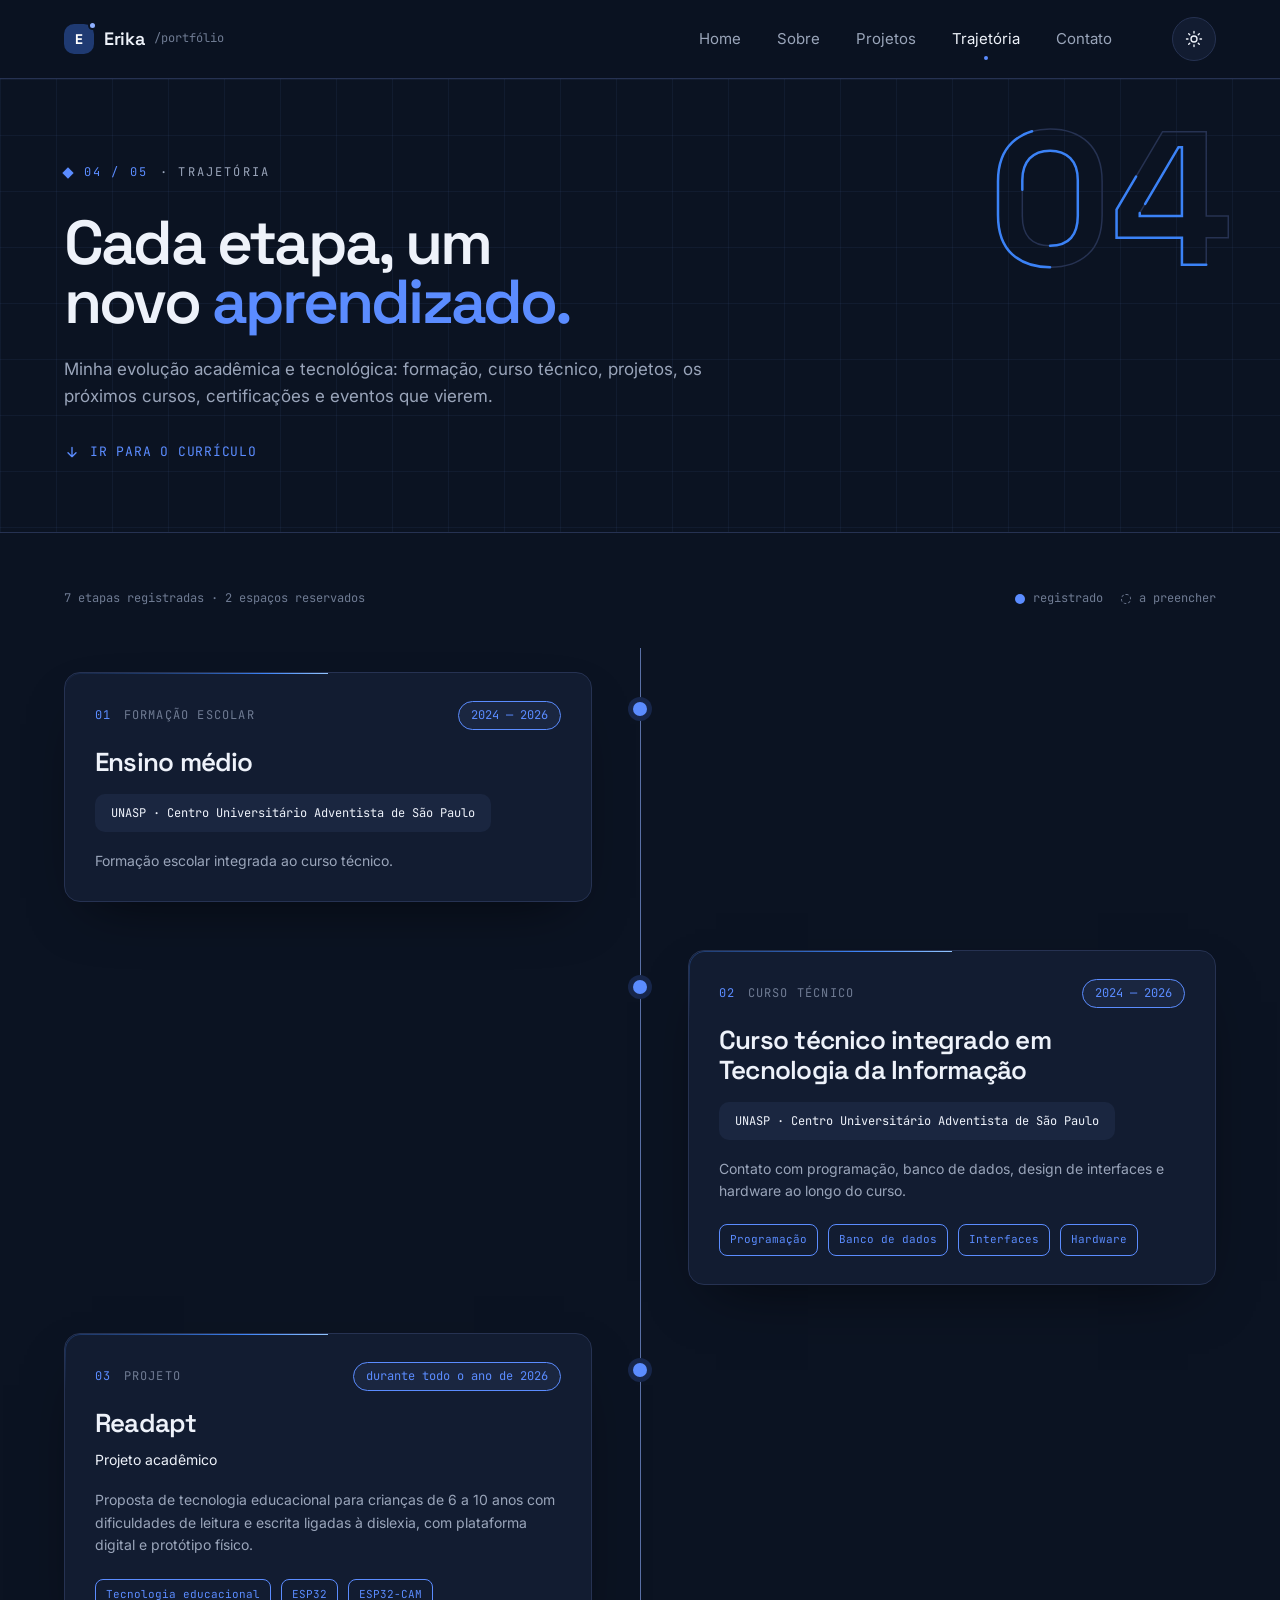
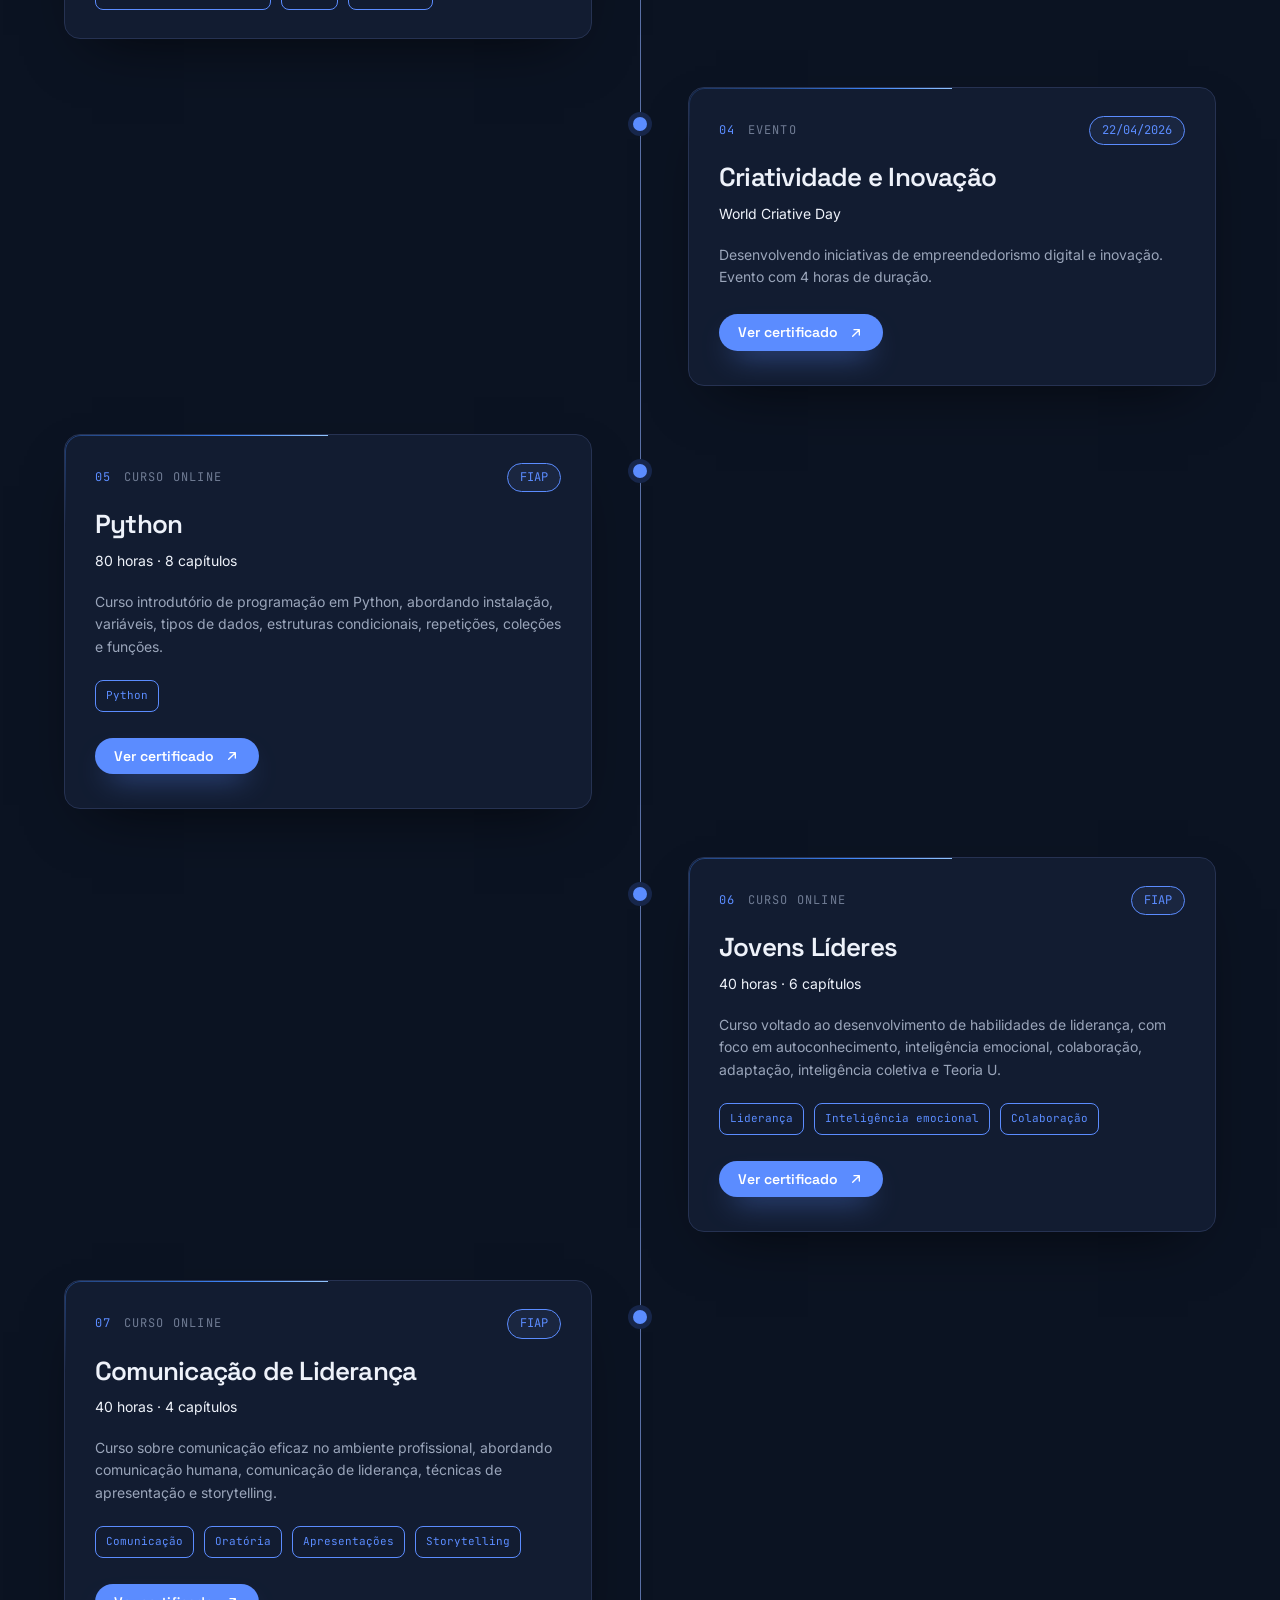
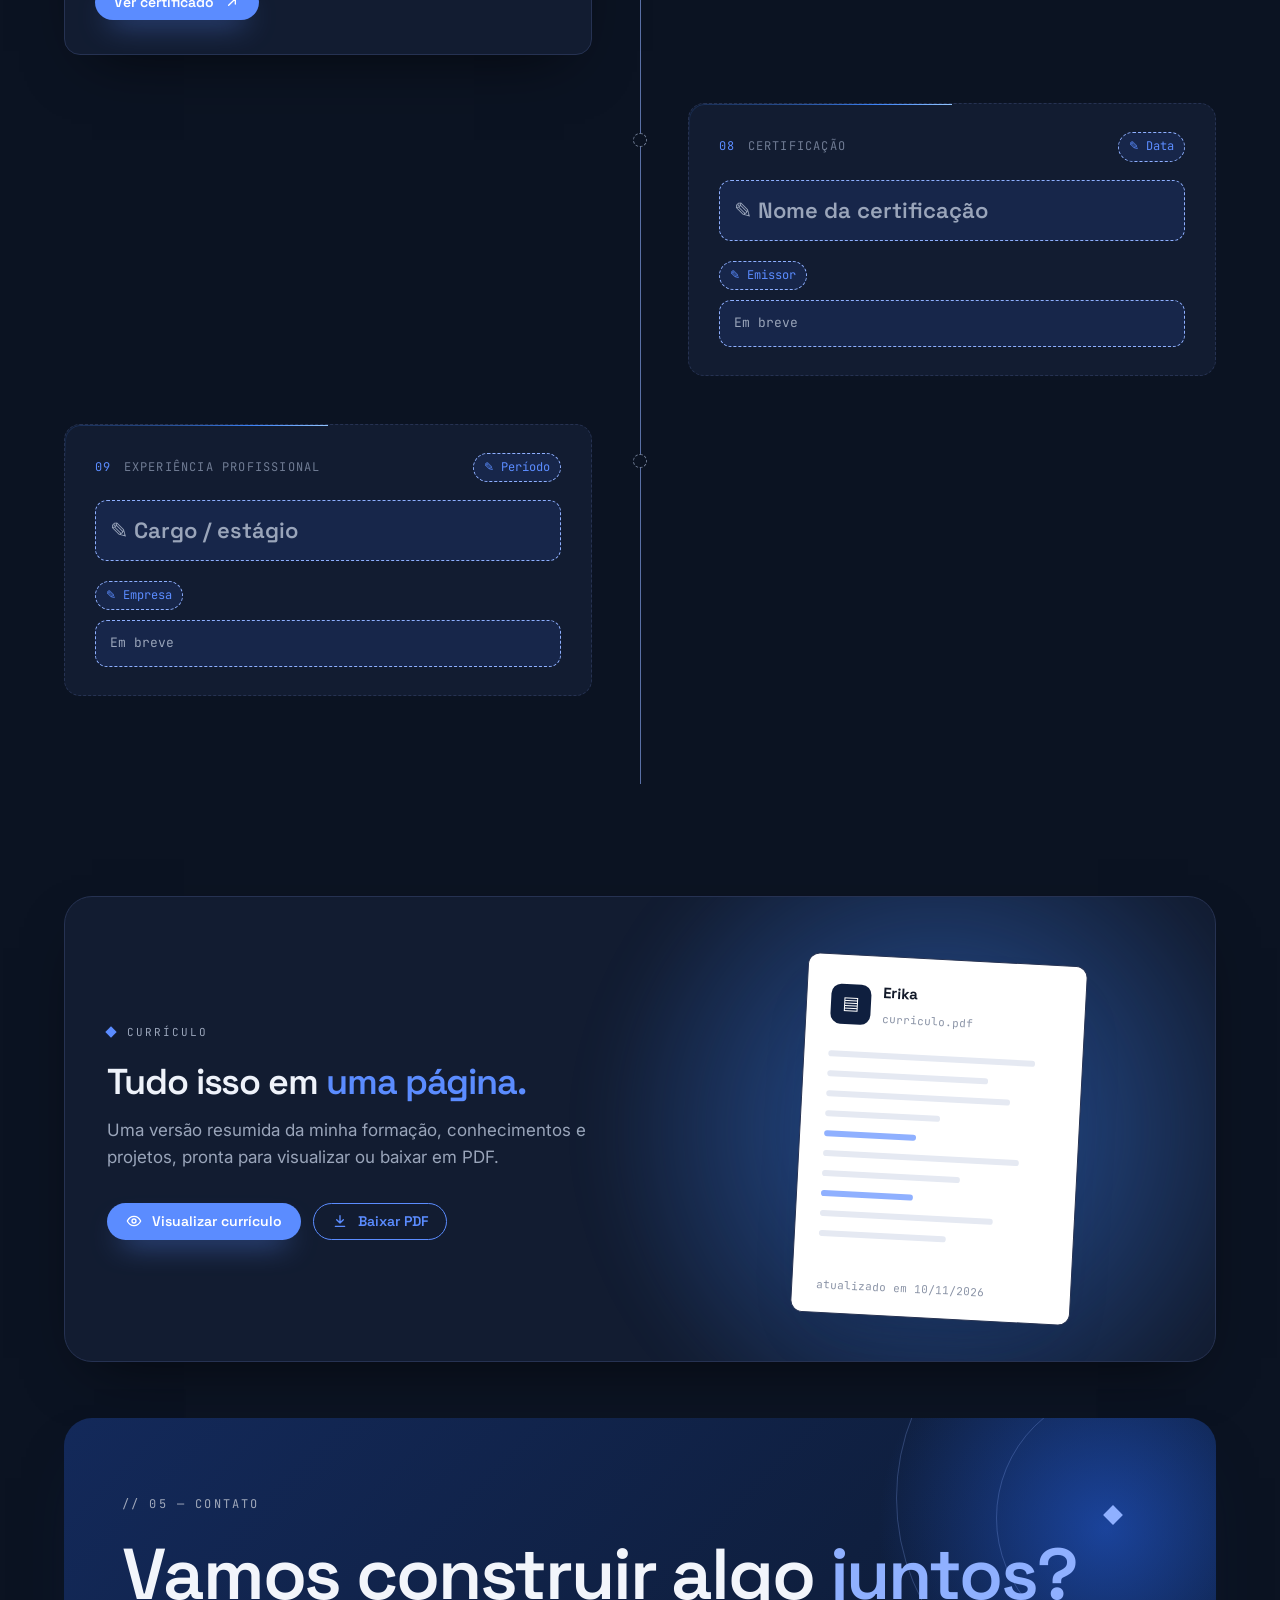
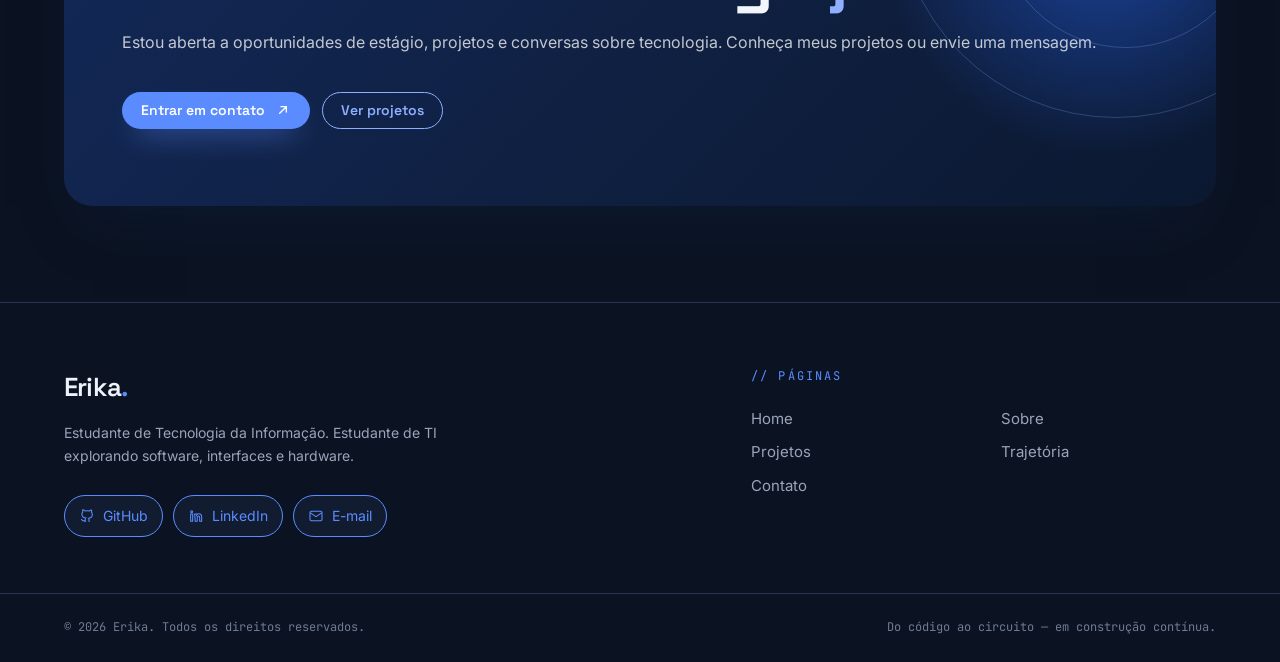
<file: trajetoria.html>
<!DOCTYPE html>
<html lang="pt-BR">
<head>
  <meta charset="UTF-8">
  <meta name="viewport" content="width=device-width, initial-scale=1.0">
  <meta name="description" content="Trajetória de Erika: formação, cursos, projetos, eventos, certificações e experiências, além do currículo para download.">
  <title>Trajetória | Erika</title>

  <link rel="preconnect" href="https://fonts.googleapis.com">
  <link rel="preconnect" href="https://fonts.gstatic.com" crossorigin>
  <link href="https://fonts.googleapis.com/css2?family=Inter:wght@400;500;600&family=Space+Grotesk:wght@500;600;700&family=JetBrains+Mono:wght@400;500&display=swap" rel="stylesheet">
  <link rel="stylesheet" href="trajetoria.css">
  <script>try{var t=localStorage.getItem('theme');document.documentElement.setAttribute('data-theme',t==='light'?'light':'dark');}catch(e){document.documentElement.setAttribute('data-theme','dark');}</script>
</head>
<body>

  <!-- CABEÇALHO -->
  <header class="site-header">
    <div class="container header-inner">
      <a href="index.html" class="brand" aria-label="Início">
        <span class="brand-mark">E</span>
        <span class="brand-name">Erika</span>
        <span class="brand-path">/portfólio</span>
      </a>

      <nav class="site-nav" id="site-nav" aria-label="Navegação principal">
        <ul>
          <li><a href="index.html">Home</a></li>
          <li><a href="sobre.html">Sobre</a></li>
          <li><a href="projetos.html">Projetos</a></li>
          <li><a href="trajetoria.html" class="active" aria-current="page">Trajetória</a></li>
          <li><a href="contato.html">Contato</a></li>
        </ul>
      </nav>
      <button class="menu-toggle" type="button" aria-label="Abrir menu" aria-expanded="false" aria-controls="site-nav"><span></span><span></span><span></span></button>
      <button class="theme-toggle" type="button" aria-label="Alternar modo claro e escuro">
        <svg viewBox="0 0 24 24" aria-hidden="true" focusable="false">
          <circle cx="12" cy="12" r="4"></circle>
          <path d="M12 2v2M12 20v2M4.93 4.93l1.41 1.41M17.66 17.66l1.41 1.41M2 12h2M20 12h2M4.93 19.07l1.41-1.41M17.66 6.34l1.41-1.41"></path>
        </svg>
      </button>
    </div>
  </header>

  <main>

    <!-- HERO -->
    <section class="page-hero">
      <svg class="page-hero-num" width="231" height="139" viewBox="0 0 231 139" aria-hidden="true" focusable="false"><path class="num-shape" d="M52.06 138.32L52.06 138.32Q28.50 138.32 14.25 125.30Q0 112.29 0 85.88L0 85.88L0 52.44Q0 26.79 14.25 13.39Q28.50 0 52.06 0L52.06 0Q75.81 0 89.97 13.39Q104.12 26.79 104.12 52.44L104.12 52.44L104.12 85.88Q104.12 112.29 89.97 125.30Q75.81 138.32 52.06 138.32ZM52.06 116.66L52.06 116.66Q66.31 116.66 73.06 108.87Q79.80 101.08 79.80 86.64L79.80 86.64L79.80 51.30Q79.80 36.67 72.30 29.16Q64.79 21.66 52.06 21.66L52.06 21.66Q38.95 21.66 31.63 29.45Q24.32 37.24 24.32 51.30L24.32 51.30L24.32 86.64Q24.32 101.65 31.26 109.16Q38.19 116.66 52.06 116.66ZM208.24 135.66L183.92 135.66L183.92 108.68L118.56 108.68L118.56 80.56L164.54 2.66L208.24 2.66L208.24 87.02L230.28 87.02L230.28 108.68L208.24 108.68L208.24 135.66ZM141.74 83.98L141.74 87.02L183.92 87.02L183.92 18.24L180.50 18.24L141.74 83.98Z"/><path class="num-trace" pathLength="100" d="M52.06 138.32L52.06 138.32Q28.50 138.32 14.25 125.30Q0 112.29 0 85.88L0 85.88L0 52.44Q0 26.79 14.25 13.39Q28.50 0 52.06 0L52.06 0Q75.81 0 89.97 13.39Q104.12 26.79 104.12 52.44L104.12 52.44L104.12 85.88Q104.12 112.29 89.97 125.30Q75.81 138.32 52.06 138.32ZM52.06 116.66L52.06 116.66Q66.31 116.66 73.06 108.87Q79.80 101.08 79.80 86.64L79.80 86.64L79.80 51.30Q79.80 36.67 72.30 29.16Q64.79 21.66 52.06 21.66L52.06 21.66Q38.95 21.66 31.63 29.45Q24.32 37.24 24.32 51.30L24.32 51.30L24.32 86.64Q24.32 101.65 31.26 109.16Q38.19 116.66 52.06 116.66ZM208.24 135.66L183.92 135.66L183.92 108.68L118.56 108.68L118.56 80.56L164.54 2.66L208.24 2.66L208.24 87.02L230.28 87.02L230.28 108.68L208.24 108.68L208.24 135.66ZM141.74 83.98L141.74 87.02L183.92 87.02L183.92 18.24L180.50 18.24L141.74 83.98Z"/></svg>
      <div class="container">
        <p class="eyebrow"><span class="eyebrow-dot"></span> <span class="eyebrow-num">04 / 05</span> · Trajetória</p>
        <h1 class="page-title">
          Cada etapa, um <br>
          novo <span class="accent">aprendizado</span><span class="accent-dot">.</span>
        </h1>
        <p class="page-lead">
          Minha evolução acadêmica e tecnológica: formação, curso técnico, projetos, os próximos cursos, certificações e eventos que vierem.
        </p>
        <a href="#curriculo" class="jump-link">
          <svg viewBox="0 0 24 24" aria-hidden="true"><path d="M12 5v14M6 13l6 6 6-6"></path></svg>
          Ir para o currículo
        </a>
      </div>
    </section>

    <!-- LINHA DO TEMPO -->
    <section class="section section-tight">
      <div class="container">

        <div class="timeline-meta">
          <span>7 etapas registradas · 2 espaços reservados</span>
          <span class="legend">
            <span class="legend-item"><i class="dot dot-on"></i> registrado</span>
            <span class="legend-item"><i class="dot dot-off"></i> a preencher</span>
          </span>
        </div>

        <ol class="timeline">

          <!-- 01 · Ensino médio (esquerda) -->
          <li class="tl-item tl-left">
            <span class="tl-marker tl-on" aria-hidden="true"></span>
            <article class="tl-card">
              <header class="tl-head">
                <span class="tl-kicker"><span class="tl-num">01</span> Formação escolar</span>
                <span class="info-pill">2024 — 2026</span>
              </header>
              <h3 class="tl-title">Ensino médio</h3>
              <span class="info-pill info-pill-block">UNASP · Centro Universitário Adventista de São Paulo</span>
              <p class="tl-desc">Formação escolar integrada ao curso técnico.</p>
            </article>
          </li>

          <!-- 02 · Curso técnico (direita) -->
          <li class="tl-item tl-right">
            <span class="tl-marker tl-on" aria-hidden="true"></span>
            <article class="tl-card">
              <header class="tl-head">
                <span class="tl-kicker"><span class="tl-num">02</span> Curso técnico</span>
                <span class="info-pill">2024 — 2026</span>
              </header>
              <h3 class="tl-title">Curso técnico integrado em Tecnologia da Informação</h3>
              <span class="info-pill info-pill-block">UNASP · Centro Universitário Adventista de São Paulo</span>
              <p class="tl-desc">Contato com programação, banco de dados, design de interfaces e hardware ao longo do curso.</p>
              <ul class="tags tags-mono">
                <li>Programação</li><li>Banco de dados</li><li>Interfaces</li><li>Hardware</li>
              </ul>
            </article>
          </li>

          <!-- 03 · Projeto Readapt (esquerda) -->
          <li class="tl-item tl-left">
            <span class="tl-marker tl-on" aria-hidden="true"></span>
            <article class="tl-card">
              <header class="tl-head">
                <span class="tl-kicker"><span class="tl-num">03</span> Projeto</span>
                <span class="info-pill">durante todo o ano de 2026</span>
              </header>
              <h3 class="tl-title">Readapt</h3>
              <p class="tl-sub">Projeto acadêmico</p>
              <p class="tl-desc">Proposta de tecnologia educacional para crianças de 6 a 10 anos com dificuldades de leitura e escrita ligadas à dislexia, com plataforma digital e protótipo físico.</p>
              <ul class="tags tags-mono">
                <li>Tecnologia educacional</li><li>ESP32</li><li>ESP32-CAM</li>
              </ul>
            </article>
          </li>

          <!-- 04 · Evento (direita) -->
          <li class="tl-item tl-right">
            <span class="tl-marker tl-on" aria-hidden="true"></span>
            <article class="tl-card">
              <header class="tl-head">
                <span class="tl-kicker"><span class="tl-num">04</span> Evento</span>
                <span class="info-pill">22/04/2026</span>
              </header>
              <h3 class="tl-title">Criatividade e Inovação</h3>
              <p class="tl-sub">World Criative Day</p>
              <p class="tl-desc">Desenvolvendo iniciativas de empreendedorismo digital e inovação. Evento com 4 horas de duração.</p>
              <!-- CERTIFICADO: troque href="#" pelo link do PDF ou da imagem (ex.: certificados/nome.pdf) -->
              <a href="#" class="btn btn-primary btn-cert">Ver certificado <svg viewBox="0 0 24 24" aria-hidden="true"><path d="M7 17L17 7M9 7h8v8"></path></svg></a>
            </article>
          </li>

          <!-- 05 · Curso Python (esquerda) -->
          <li class="tl-item tl-left">
            <span class="tl-marker tl-on" aria-hidden="true"></span>
            <article class="tl-card">
              <header class="tl-head">
                <span class="tl-kicker"><span class="tl-num">05</span> Curso online</span>
                <span class="info-pill">FIAP</span>
              </header>
              <h3 class="tl-title">Python</h3>
              <p class="tl-sub">80 horas · 8 capítulos</p>
              <p class="tl-desc">Curso introdutório de programação em Python, abordando instalação, variáveis, tipos de dados, estruturas condicionais, repetições, coleções e funções.</p>
              <ul class="tags tags-mono"><li>Python</li></ul>
              <!-- CERTIFICADO: troque href="#" pelo link do PDF ou da imagem (ex.: certificados/nome.pdf) -->
              <a href="#" class="btn btn-primary btn-cert">Ver certificado <svg viewBox="0 0 24 24" aria-hidden="true"><path d="M7 17L17 7M9 7h8v8"></path></svg></a>
            </article>
          </li>

          <!-- 06 · Curso Jovens Líderes (direita) -->
          <li class="tl-item tl-right">
            <span class="tl-marker tl-on" aria-hidden="true"></span>
            <article class="tl-card">
              <header class="tl-head">
                <span class="tl-kicker"><span class="tl-num">06</span> Curso online</span>
                <span class="info-pill">FIAP</span>
              </header>
              <h3 class="tl-title">Jovens Líderes</h3>
              <p class="tl-sub">40 horas · 6 capítulos</p>
              <p class="tl-desc">Curso voltado ao desenvolvimento de habilidades de liderança, com foco em autoconhecimento, inteligência emocional, colaboração, adaptação, inteligência coletiva e Teoria U.</p>
              <ul class="tags tags-mono"><li>Liderança</li><li>Inteligência emocional</li><li>Colaboração</li></ul>
              <!-- CERTIFICADO: troque href="#" pelo link do PDF ou da imagem (ex.: certificados/nome.pdf) -->
              <a href="#" class="btn btn-primary btn-cert">Ver certificado <svg viewBox="0 0 24 24" aria-hidden="true"><path d="M7 17L17 7M9 7h8v8"></path></svg></a>
            </article>
          </li>

          <!-- 07 · Curso Leadership Communication (esquerda) -->
          <li class="tl-item tl-left">
            <span class="tl-marker tl-on" aria-hidden="true"></span>
            <article class="tl-card">
              <header class="tl-head">
                <span class="tl-kicker"><span class="tl-num">07</span> Curso online</span>
                <span class="info-pill">FIAP</span>
              </header>
              <h3 class="tl-title">Comunicação de Liderança</h3>
              <p class="tl-sub">40 horas · 4 capítulos</p>
              <p class="tl-desc">Curso sobre comunicação eficaz no ambiente profissional, abordando comunicação humana, comunicação de liderança, técnicas de apresentação e storytelling.</p>
              <ul class="tags tags-mono"><li>Comunicação</li><li>Oratória</li><li>Apresentações</li><li>Storytelling</li></ul>
              <!-- CERTIFICADO: troque href="#" pelo link do PDF ou da imagem (ex.: certificados/nome.pdf) -->
              <a href="#" class="btn btn-primary btn-cert">Ver certificado <svg viewBox="0 0 24 24" aria-hidden="true"><path d="M7 17L17 7M9 7h8v8"></path></svg></a>
            </article>
          </li>

          <!-- 08 · Certificação (direita) — em breve -->
          <li class="tl-item tl-right">
            <span class="tl-marker" aria-hidden="true"></span>
            <article class="tl-card tl-card-empty">
              <header class="tl-head">
                <span class="tl-kicker"><span class="tl-num">08</span> Certificação</span>
                <span class="ph-pill">✎ Data</span>
              </header>
              <div class="ph-box ph-box-title">✎ Nome da certificação</div>
              <span class="ph-pill ph-pill-block">✎ Emissor</span>
              <div class="ph-box">Em breve</div>
            </article>
          </li>

          <!-- 09 · Experiência profissional (esquerda) — em breve -->
          <li class="tl-item tl-left">
            <span class="tl-marker" aria-hidden="true"></span>
            <article class="tl-card tl-card-empty">
              <header class="tl-head">
                <span class="tl-kicker"><span class="tl-num">09</span> Experiência profissional</span>
                <span class="ph-pill">✎ Período</span>
              </header>
              <div class="ph-box ph-box-title">✎ Cargo / estágio</div>
              <span class="ph-pill ph-pill-block">✎ Empresa</span>
              <div class="ph-box">Em breve</div>
            </article>
          </li>

        </ol>

      </div>
    </section>

    <!-- CURRÍCULO -->
    <section class="section section-tight" id="curriculo">
      <div class="container">
        <div class="cv-card">
          <div class="cv-text">
            <p class="eyebrow eyebrow-sm"><span class="cv-diamond"></span> Currículo</p>
            <h2 class="cv-title">Tudo isso em <span class="accent">uma página</span><span class="accent-dot">.</span></h2>
            <p class="cv-desc">Uma versão resumida da minha formação, conhecimentos e projetos, pronta para visualizar ou baixar em PDF.</p>

            <div class="cv-actions">
              <a href="curriculo.pdf" class="btn btn-primary" target="_blank" rel="noopener">
                <svg viewBox="0 0 24 24" aria-hidden="true"><path d="M2 12s3.5-7 10-7 10 7 10 7-3.5 7-10 7S2 12 2 12z"></path><circle cx="12" cy="12" r="3"></circle></svg>
                Visualizar currículo
              </a>
              <a href="curriculo.pdf" class="btn btn-outline" download>
                <svg viewBox="0 0 24 24" aria-hidden="true"><path d="M12 4v11M7 10l5 5 5-5M5 20h14"></path></svg>
                Baixar PDF
              </a>
            </div>
          </div>

          <div class="cv-preview" aria-hidden="true">
            <div class="cv-doc">
              <div class="cv-doc-head">
                <span class="cv-doc-icon">▤</span>
                <div>
                  <strong>Erika</strong>
                  <small>curriculo.pdf</small>
                </div>
              </div>
              <span class="cv-line w90"></span>
              <span class="cv-line w70"></span>
              <span class="cv-line w80"></span>
              <span class="cv-line w50"></span>
              <span class="cv-line cv-line-accent"></span>
              <span class="cv-line w85"></span>
              <span class="cv-line w60"></span>
              <span class="cv-line cv-line-accent"></span>
              <span class="cv-line w75"></span>
              <span class="cv-line w55"></span>
              <small class="cv-doc-foot">atualizado em 10/11/2026</small>
            </div>
          </div>
        </div>
      </div>
    </section>

    <!-- CONTATO (CTA) -->
    <section class="container cta-wrap" id="contato">
      <div class="cta">
        <div class="cta-glow" aria-hidden="true"></div>
        <div class="cta-ring" aria-hidden="true"></div>
        <div class="cta-ring cta-ring-2" aria-hidden="true"></div>
        <span class="cta-diamond" aria-hidden="true"></span>

        <p class="cta-eyebrow">// 05 — Contato</p>
        <h2 class="cta-title">Vamos construir algo <span class="accent">juntos?</span></h2>
        <p class="cta-desc">
          Estou aberta a oportunidades de estágio, projetos e conversas sobre tecnologia.
          Conheça meus projetos ou envie uma mensagem.
        </p>
        <div class="hero-actions">
          <a href="contato.html" class="btn btn-primary">
            Entrar em contato
            <svg viewBox="0 0 24 24" aria-hidden="true"><path d="M7 17L17 7M9 7h8v8"></path></svg>
          </a>
          <a href="projetos.html" class="btn btn-ghost btn-ghost-dark">Ver projetos</a>
        </div>
      </div>
    </section>

  </main>

  <!-- RODAPÉ -->
  <footer class="site-footer">
    <div class="container footer-grid">
      <div>
        <p class="footer-brand">Erika<span class="accent-dot">.</span></p>
        <p class="footer-desc">Estudante de Tecnologia da Informação. Estudante de TI explorando software, interfaces e hardware.</p>
        <div class="social-links">
          <a href="https://github.com/erika-rodrigues" class="social-pill" target="_blank" rel="noopener"><svg viewBox="0 0 24 24" aria-hidden="true"><path d="M9 19c-4 1.5-4-2-6-2m12 4v-3.5c0-1 .1-1.4-.5-2 2.8-.3 5.5-1.4 5.5-6a4.6 4.6 0 0 0-1.3-3.2 4.2 4.2 0 0 0-.1-3.2s-1-.3-3.4 1.3a11.6 11.6 0 0 0-6 0C6.8 2.4 5.8 2.7 5.8 2.7a4.2 4.2 0 0 0-.1 3.2A4.6 4.6 0 0 0 4.4 9c0 4.6 2.7 5.7 5.5 6-.6.6-.6 1.2-.5 2V21"></path></svg> GitHub</a>
          <a href="https://www.linkedin.com/in/erika-rodriguess/" class="social-pill" target="_blank" rel="noopener"><svg viewBox="0 0 24 24" aria-hidden="true"><path d="M4 9h3v11H4zM5.5 4a1.5 1.5 0 1 1 0 3 1.5 1.5 0 0 1 0-3zM10 9h3v1.5c.5-.9 1.6-1.8 3.3-1.8 3.5 0 4.2 2.3 4.2 5.3V20h-3v-5.2c0-1.2 0-2.8-1.7-2.8s-2 1.3-2 2.7V20h-3z"></path></svg> LinkedIn</a>
          <a href="mailto:roliveira.erika@gmail.com" class="social-pill"><svg viewBox="0 0 24 24" aria-hidden="true"><rect x="3" y="5" width="18" height="14" rx="2"></rect><path d="M3 7l9 6 9-6"></path></svg> E-mail</a>
        </div>
      </div>

      <nav class="footer-nav" aria-label="Páginas do site">
        <p class="footer-title"><span class="slash">//</span> Páginas</p>
        <ul>
          <li><a href="index.html">Home</a></li>
          <li><a href="sobre.html">Sobre</a></li>
          <li><a href="projetos.html">Projetos</a></li>
          <li><a href="trajetoria.html">Trajetória</a></li>
          <li><a href="contato.html">Contato</a></li>
        </ul>
      </nav>
    </div>

    <div class="footer-bottom">
      <div class="container footer-bottom-inner">
        <span>© 2026 Erika. Todos os direitos reservados.</span>
        <span>Do código ao circuito — em construção contínua.</span>
      </div>
    </div>
  </footer>

  <script src="js/main.js"></script>
</body>
</html>
</file>
<file: index.css>
/* =========================================================
   HOME (index.html)
   ---------------------------------------------------------
   Índice de tópicos:
   1. Variáveis de cor (claro e escuro)
   2. Base da página
   3. Cabeçalho
   4. Utilitários de cor
   5. Botões
   6. Hero
   7. Faixa de áreas
   8. Projetos em destaque
   9. Prévia da Sobre
   10. Conhecimentos
   11. Chamada final
   12. Rodapé
   ========================================================= */
/* ---------- 1. Variáveis de cor ---------- */
:root {
  --bg: #e7ecf4;
  --bg-tint: #dfe6f1;
  --pill-ink: #1d4ed8;
  --surface: #f7f9fc;
  --surface-2: #eaeef6;
  --text: #131a2a;
  --muted: #5b6578;
  --muted-2: #8a93a6;
  --line: #dfe4ee;
  --grid: rgba(37, 99, 235, 0.06);
  --blue: #2563eb;
  --blue-light: #7aa2ff;
  --blue-soft: #eaf1ff;
  --navy: #0f1f3f;
  --navy-2: #13294f;
  --shadow: 0 24px 60px -28px rgba(15, 31, 63, 0.28);
  --font-display: "Space Grotesk", ui-sans-serif, system-ui, sans-serif;
  --font-sans: "Inter", ui-sans-serif, system-ui, sans-serif;
  --font-mono: "JetBrains Mono", ui-monospace, SFMono-Regular, monospace;
}

@media (prefers-color-scheme: dark) {:root:not([data-theme="light"]) {
    --bg: #0b1322;
    --bg-tint: #0e1830;
  --pill-ink: #8fb0ff;
    --surface: #121c31;
    --surface-2: #1a2640;
    --text: #eef2fa;
    --muted: #9aa5ba;
    --muted-2: #6f7b93;
    --line: #263252;
    --grid: rgba(122, 162, 255, 0.06);
    --blue: #5b8cff;
    --blue-light: #8fb0ff;
    --blue-soft: #17264a;
    --navy: #1f3a72;
    --navy-2: #1a3263;
    --shadow: 0 24px 60px -28px rgba(0, 0, 0, 0.7);
  }
}

/* Modo escuro escolhido manualmente pelo botão */
:root[data-theme="dark"] {
  --bg: #0b1322;
  --bg-tint: #0e1830;
  --pill-ink: #8fb0ff;
  --surface: #121c31;
  --surface-2: #1a2640;
  --text: #eef2fa;
  --muted: #9aa5ba;
  --muted-2: #6f7b93;
  --line: #263252;
  --grid: rgba(122, 162, 255, 0.06);
  --blue: #5b8cff;
  --blue-light: #8fb0ff;
  --blue-soft: #17264a;
  --navy: #1f3a72;
  --navy-2: #1a3263;
  --shadow: 0 24px 60px -28px rgba(0, 0, 0, 0.7);
}

/* ---------- 2. Base da página ---------- */
*,
*::before,
*::after {
  box-sizing: border-box;
}

html {
  scroll-behavior: smooth;
  -webkit-text-size-adjust: 100%;
}

body {
  margin: 0;
  min-height: 100vh;
  background-color: var(--bg);
  color: var(--text);
  font-family: var(--font-sans);
  font-size: 16px;
  line-height: 1.6;
  -webkit-font-smoothing: antialiased;
  transition: background-color 0.3s ease, color 0.3s ease;
}

a {
  color: inherit;
  text-decoration: none;
}

button {
  font: inherit;
  color: inherit;
}

ul {
  margin: 0;
  padding: 0;
  list-style: none;
}

p {
  margin: 0;
}

h1,
h2,
h3,
h4 {
  font-family: var(--font-display);
  margin: 0;
  font-weight: 600;
  line-height: 1.05;
  letter-spacing: -0.03em;
}

.container {
  width: 100%;
  max-width: 1200px;
  margin: 0 auto;
  padding: 0 24px;
}

:focus-visible {
  outline: 2px solid var(--blue);
  outline-offset: 3px;
}

/* ---------- 3. Cabeçalho ---------- */
.site-header {
  position: sticky;
  top: 0;
  z-index: 50;
  background: color-mix(in srgb, var(--bg) 85%, transparent);
  backdrop-filter: blur(12px);
  -webkit-backdrop-filter: blur(12px);
  border-bottom: 1px solid var(--line);
}

.header-inner {
  height: 78px;
  display: flex;
  align-items: center;
  justify-content: space-between;
  gap: 24px;
}

.brand {
  display: inline-flex;
  align-items: center;
  gap: 10px;
}

.brand-mark {
  position: relative;
  width: 30px;
  height: 30px;
  display: grid;
  place-items: center;
  border-radius: 10px;
  background: var(--navy);
  color: #fff;
  font-family: var(--font-display);
  font-weight: 700;
  font-size: 14px;
}

.brand-mark::after {
  content: "";
  position: absolute;
  top: -3px;
  right: -3px;
  width: 9px;
  height: 9px;
  border-radius: 50%;
  background: var(--blue-light);
  border: 2px solid var(--bg);
}

.brand-name {
  font-family: var(--font-display);
  font-weight: 600;
  font-size: 18px;
  letter-spacing: -0.02em;
}

.brand-path {
  font-family: var(--font-mono);
  font-size: 12px;
  color: var(--muted-2);
}

.site-nav ul {
  display: flex;
  gap: 36px;
}

.site-nav {
  margin-left: auto;
  margin-right: 36px;
}

.site-nav a {
  position: relative;
  color: var(--muted);
  font-size: 15px;
  transition: color 0.2s ease;
}

.site-nav a:hover,
.site-nav a.active {
  color: var(--text);
}

.site-nav a.active::after {
  content: "";
  position: absolute;
  left: 50%;
  bottom: -12px;
  width: 4px;
  height: 4px;
  border-radius: 50%;
  background: var(--blue);
  transform: translateX(-50%);
}

.theme-toggle {
  width: 44px;
  height: 44px;
  display: grid;
  place-items: center;
  border-radius: 50%;
  border: 1px solid var(--line);
  background: var(--surface);
  cursor: pointer;
  transition: border-color 0.2s ease;
}

.theme-toggle:hover {
  border-color: var(--blue);
}

.theme-toggle svg {
  width: 18px;
  height: 18px;
  fill: none;
  stroke: currentColor;
  stroke-width: 1.8;
  stroke-linecap: round;
}

/* ---------- 4. Utilitários de cor de destaque ---------- */
.accent,
.accent-dot {
  color: var(--blue);
}

/* ---------- 5. Botões ---------- */
.btn {
  display: inline-flex;
  align-items: center;
  gap: 10px;
  white-space: nowrap;
  padding: 9px 18px;
  border: 1px solid transparent;
  border-radius: 999px;
  font-family: var(--font-display);
  font-size: 14px;
  font-weight: 600;
  cursor: pointer;
  transition: transform 0.2s ease, background-color 0.2s ease, border-color 0.2s ease;
}

.btn:hover {
  transform: translateY(-1px);
}

.btn svg {
  width: 16px;
  height: 16px;
  fill: none;
  stroke: currentColor;
  stroke-width: 2;
  stroke-linecap: round;
  stroke-linejoin: round;
}

.btn-primary {
  background: var(--blue);
  color: #fff;
  box-shadow: 0 14px 30px -14px var(--blue);
}

.btn-ghost {
  border-color: var(--line);
  background: transparent;
  color: var(--text);
}

.btn-outline {
  border-color: var(--line);
  background: var(--surface);
  color: var(--text);
}

.btn-dark {
  background: var(--navy);
  color: #fff;
}

.btn-ghost-dark {
  border-color: rgba(255, 255, 255, 0.25);
  color: #fff;
}

/* ---------- 6. Hero ---------- */
.hero {
  padding: 72px 0 48px;
  background-image:
    linear-gradient(var(--grid) 1px, transparent 1px),
    linear-gradient(90deg, var(--grid) 1px, transparent 1px);
  background-size: 56px 56px;
}

.hero-grid {
  display: grid;
  grid-template-columns: 1.05fr 1fr;
  gap: 64px;
  align-items: center;
}

.eyebrow {
  display: inline-flex;
  align-items: center;
  gap: 12px;
  font-family: var(--font-mono);
  font-size: 12px;
  letter-spacing: 0.18em;
  text-transform: uppercase;
  color: var(--muted);
}

.eyebrow-dot {
  width: 8px;
  height: 8px;
  background: var(--blue);
  transform: rotate(45deg);
}

.hero-title {
  margin: 28px 0;
  font-size: clamp(38px, 8vw, 62px);
  line-height: 0.96;
  letter-spacing: -0.045em;
}

.hero-title-line {
  display: block;
}

.hero-lead {
  max-width: 520px;
  font-family: var(--font-display);
  font-size: 20px;
  font-weight: 500;
  line-height: 1.35;
  color: var(--text);
}

.hero-actions {
  display: flex;
  flex-wrap: wrap;
  gap: 12px;
  margin-top: 36px;
}

.social-links {
  display: flex;
  flex-wrap: wrap;
  gap: 10px;
  margin-top: 28px;
}

.social-pill {
  display: inline-flex;
  align-items: center;
  gap: 8px;
  padding: 9px 14px;
  border: 1px solid var(--line);
  border-radius: 999px;
  background: var(--surface);
  font-size: 14px;
  color: var(--muted);
}

.social-pill svg {
  width: 16px;
  height: 16px;
  fill: none;
  stroke: currentColor;
  stroke-width: 1.6;
}

.social-pill[aria-disabled="true"] {
  cursor: default;
}

.status {
  font-family: var(--font-mono);
  font-size: 10px;
  letter-spacing: 0.08em;
  text-transform: uppercase;
  color: var(--blue-light);
}

/* Painel visual à direita */
.hero-visual {
  position: relative;
  height: 500px;
  border: 1px solid var(--line);
  border-radius: 24px;
  background: var(--surface);
  box-shadow: var(--shadow);
  overflow: hidden;
}

.hero-visual::before {
  content: "";
  position: absolute;
  inset: 0;
  background-image:
    linear-gradient(var(--grid) 1px, transparent 1px),
    linear-gradient(90deg, var(--grid) 1px, transparent 1px);
  background-size: 40px 40px;
}

.coords {
  position: absolute;
  top: 18px;
  left: 20px;
  font-family: var(--font-mono);
  font-size: 11px;
  color: var(--muted-2);
}

.fig-caption {
  position: absolute;
  bottom: 16px;
  right: 20px;
  font-family: var(--font-mono);
  font-size: 11px;
  color: var(--muted-2);
  z-index: 2;
}

.orb {
  position: absolute;
  top: 30px;
  right: 34px;
  width: 166px;
  height: 166px;
  border-radius: 50%;
  background: radial-gradient(circle at 35% 30%, var(--blue-light), var(--blue));
}

.orb-ring {
  position: absolute;
  top: -7px;
  right: -3px;
  width: 240px;
  height: 240px;
  border-radius: 50%;
  border: 1px solid var(--navy-line, rgba(122, 162, 255, 0.2));
}

/* Janela de código */
.code-window {
  position: absolute;
  top: 74px;
  left: 58px;
  z-index: 2;
  width: 300px;
  border: 1px solid var(--line);
  border-radius: 14px;
  background: var(--surface);
  box-shadow: var(--shadow);
}

.code-bar {
  display: flex;
  align-items: center;
  gap: 12px;
  padding: 12px 16px;
  border-bottom: 1px solid var(--line);
}

.dots {
  display: inline-flex;
  gap: 6px;
}

.dots i {
  width: 8px;
  height: 8px;
  border-radius: 50%;
  background: var(--line);
}

.dots i.blue {
  background: var(--blue);
}

.code-file {
  font-family: var(--font-mono);
  font-size: 12px;
  color: var(--muted-2);
}

.code-body {
  margin: 0;
  padding: 14px 18px 18px;
  font-family: var(--font-mono);
  font-size: 13px;
  line-height: 1.75;
  color: var(--text);
  white-space: pre;
}

.code-body .c {
  color: var(--muted-2);
  font-style: italic;
}

.code-body .k,
.code-body .f {
  color: var(--blue);
}

.code-body .s {
  color: #16a34a;
}

.cursor {
  display: inline-block;
  width: 8px;
  height: 16px;
  margin-left: 2px;
  background: var(--blue);
  vertical-align: middle;
}

/* Cartões visuais (circuito e chip) */
.visual-card {
  position: absolute;
  z-index: 1;
  overflow: hidden;
  border: 1px solid var(--line);
  border-radius: 18px;
  background: var(--surface);
  box-shadow: var(--shadow);
}

.circuit-card {
  left: 28px;
  bottom: 28px;
  width: 235px;
  height: 206px;
  border-color: transparent;
  background: linear-gradient(160deg, var(--navy-2), var(--navy));
}

.fig-label {
  position: absolute;
  left: 16px;
  bottom: 14px;
  z-index: 2;
  font-family: var(--font-mono);
  font-size: 11px;
  letter-spacing: 0.08em;
  color: rgba(255, 255, 255, 0.7);
}

.chip-card {
  right: 39px;
  bottom: 47px;
  width: 166px;
  height: 166px;
  display: grid;
  place-items: center;
  background: var(--surface);
}

.material-symbols-outlined {
  font-family: 'Material Symbols Outlined';
  font-weight: normal;
  font-style: normal;
  line-height: 1;
  letter-spacing: normal;
  text-transform: none;
  white-space: nowrap;
  direction: ltr;
  -webkit-font-smoothing: antialiased;
  font-feature-settings: 'liga';
}

.chip-icon {
  font-size: 88px;
  color: var(--blue);
  margin-top: -18px;
}

.chip-label {
  position: absolute;
  left: 0;
  right: 0;
  bottom: 14px;
  text-align: center;
  font-family: var(--font-mono);
  font-size: 11px;
  color: var(--muted-2);
}

/* Faixa de tecnologias em loop (substitui a faixa de áreas) */
.ticker {
  overflow: hidden;
  border-top: 1px solid var(--line);
  border-bottom: 1px solid var(--line);
  background: var(--surface);
  padding: 14px 0;
}

.ticker-track {
  display: flex;
  align-items: center;
  width: max-content;
  gap: 22px;
  animation: ticker-scroll 40s linear infinite;
}

.ticker:hover .ticker-track {
  animation-play-state: paused;
}

.ticker-item {
  flex-shrink: 0;
  font-family: var(--font-display);
  font-size: 18px;
  color: var(--text);
  white-space: nowrap;
}

.ticker-item.is-blue {
  color: var(--blue);
}

.ticker-sep {
  flex-shrink: 0;
  font-size: 10px;
  color: var(--blue);
}

@keyframes ticker-scroll {
  from { transform: translateX(0); }
  to { transform: translateX(-50%); }
}

@media (prefers-reduced-motion: reduce) {.ticker-track {
    animation: none;
  }
}

/* ---------- 7. Faixa de áreas ---------- */

/* ---------- 8. Projetos em destaque ---------- */
.section {
  padding: 96px 0;
}

.section-head {
  display: flex;
  align-items: flex-end;
  justify-content: space-between;
  gap: 32px;
  margin-bottom: 56px;
}

.section-eyebrow {
  display: flex;
  align-items: center;
  gap: 12px;
  margin-bottom: 20px;
  font-family: var(--font-mono);
  font-size: 12px;
  letter-spacing: 0.18em;
  text-transform: uppercase;
  color: var(--muted);
}

.section-eyebrow .num {
  display: inline-grid;
  place-items: center;
  padding: 2px 8px;
  border: 1px solid var(--blue-light);
  border-radius: 6px;
  background: var(--blue-soft);
  color: var(--blue);
  letter-spacing: 0;
}

.section-eyebrow .line {
  width: 36px;
  height: 1px;
  background: var(--line);
}

.section-title {
  font-size: clamp(38px, 8vw, 62px);
  letter-spacing: -0.035em;
  line-height: 0.96;
}

.section-lead {
  margin-top: 20px;
  max-width: 520px;
  font-size: 16px;
  color: var(--muted);
}

.projects-grid {
  display: grid;
  grid-template-columns: repeat(2, 1fr);
  gap: 24px;
}

.project-card {
  position: relative;
  display: flex;
  flex-direction: column;
  border: 1px solid var(--line);
  border-radius: 24px;
  background: var(--surface);
  overflow: hidden;
  box-shadow: var(--shadow);
}

.project-featured {
  grid-column: 1 / -1;
  display: grid;
  grid-template-columns: 1.1fr 1fr;
}

.project-visual {
  position: relative;
  display: flex;
  align-items: center;
  flex-wrap: wrap;
  gap: 8px;
  min-height: 208px;
  padding: 16px;
  background: var(--bg-tint);
  overflow: hidden;
}

.project-featured .project-visual {
  min-height: 300px;
  background: linear-gradient(180deg, var(--bg-tint), var(--surface-2));
  border-right: 1px solid var(--line);
}

.project-visual > * {
  position: relative;
  z-index: 1;
}

.project-body {
  display: flex;
  flex-direction: column;
  gap: 16px;
  padding: 26px 29px;
}

.project-featured .project-body {
  padding: 35px 38px;
  justify-content: center;
}

.project-kicker {
  font-family: var(--font-mono);
  font-size: 12px;
  color: var(--muted-2);
}

.project-title {
  font-size: 56px;
  line-height: 1;
}

.project-desc {
  max-width: 560px;
  font-size: 15px;
  line-height: 1.65;
  color: var(--muted);
}

.mini-areas {
  display: grid;
  grid-template-columns: repeat(3, 1fr);
  border: 1px solid var(--line);
  border-radius: 12px;
  overflow: hidden;
}

.mini-areas li {
  padding: 12px 14px;
  border-right: 1px solid var(--line);
  font-size: 14px;
  color: var(--text);
}

.mini-areas li:last-child {
  border-right: 0;
}

.mini-areas span {
  display: block;
  font-family: var(--font-mono);
  font-size: 11px;
  color: var(--blue);
}

.project-actions {
  display: flex;
  align-items: center;
  gap: 20px;
  margin-top: 8px;
}

.link-muted {
  font-size: 15px;
  color: var(--muted-2);
}

.tag-pill {
  display: inline-flex;
  padding: 6px 12px;
  border: 1px solid var(--line);
  border-radius: 999px;
  background: rgba(255, 255, 255, 0.85);
  font-family: var(--font-mono);
  font-size: 12px;
  color: var(--muted);
}

.badge {
  display: inline-flex;
  padding: 5px 10px;
  border-radius: 999px;
  font-family: var(--font-mono);
  font-size: 11px;
  letter-spacing: 0.08em;
  text-transform: uppercase;
}

.badge-dark {
  background: var(--navy);
  color: #fff;
}

.tags {
  display: flex;
  flex-wrap: wrap;
  gap: 8px;
}

.tags li {
  padding: 8px 14px;
  border: 1px solid var(--line);
  border-radius: 10px;
  background: var(--surface-2);
  font-size: 14px;
  color: var(--text);
}

.tags-mono li {
  padding: 6px 10px;
  background: transparent;
  font-family: var(--font-mono);
  font-size: 11px;
  color: var(--muted);
}

/* Cards "em breve" */
/* Ilustrações enviadas como imagem */
.project-img {
  position: absolute;
  inset: 0;
  z-index: 0;
  width: 100%;
  height: 100%;
  object-fit: cover;
  object-position: center;
}

/* Readapt: a imagem inteira, centralizada, sem cortes */
.project-featured .project-img {
  object-fit: contain;
  background: #f4f7fb;
}

.project-featured .project-visual {
  background: #f4f7fb;
}

.circuit-img {
  width: 100%;
  height: 100%;
  object-fit: cover;
  display: block;
}

.project-featured .tag-pill,
.project-featured .badge {
  position: absolute;
  z-index: 2;
  top: 20px;
  left: 20px;
}

.project-featured .badge {
  top: auto;
  bottom: 20px;
}

.project-soon {
  border-style: dashed;
  box-shadow: none;
}

.project-soon .project-visual {
  height: 260px;
  min-height: 0;
  padding: 16px;
  align-items: flex-start;
}

.project-dev .project-visual {
  background: linear-gradient(160deg, #1e3a66, var(--navy));
}

.project-design .project-visual {
  background: var(--bg-tint);
}

.soon-title {
  font-size: 30px;
  color: var(--muted);
}

/* Link do GitHub nos cards de projeto (mesmo padrão do Readapt) */
.link-muted {
  display: inline-flex;
  align-items: center;
  gap: 8px;
  font-size: 15px;
  color: var(--muted-2);
}

.link-muted svg {
  width: 18px;
  height: 18px;
  fill: none;
  stroke: currentColor;
  stroke-width: 1.6;
}

/* Títulos dos cards de projeto da home */
.project-soon .project-title {
  font-size: 36px;
  color: var(--text);
}

/* ---------- 9. Prévia da Sobre ---------- */
.section-alt {
  background: var(--bg-tint);
  border-top: 1px solid var(--line);
  border-bottom: 1px solid var(--line);
}

.about-grid {
  display: grid;
  grid-template-columns: 1fr 1fr;
  gap: 72px;
  align-items: center;
}

.facts {
  margin-top: 40px;
  display: grid;
  grid-template-columns: 1fr 1fr;
  border: 1px solid var(--line);
  border-radius: 16px;
  background: var(--surface);
  overflow: hidden;
}

.facts > div {
  padding: 22px 24px;
}

.facts > div + div {
  border-left: 1px solid var(--line);
}

.facts dt {
  font-family: var(--font-mono);
  font-size: 11px;
  letter-spacing: 0.14em;
  text-transform: uppercase;
  color: var(--muted-2);
}

.facts dd {
  margin: 8px 0 0;
  font-size: 15px;
  color: var(--text);
}

.about-lead {
  font-size: 19px;
  line-height: 1.6;
  color: var(--text);
}

.about-text .tags {
  margin: 28px 0 36px;
}

/* ---------- 10. Conhecimentos ---------- */
.skills-grid {
  display: grid;
  grid-template-columns: repeat(3, 1fr);
  gap: 20px;
}

.skills-grid .skill-card:nth-child(4),
.skills-grid .skill-card:nth-child(6) {
  grid-column: span 2;
}

.skill-card {
  position: relative;
  padding: 22px;
  border: 1px solid var(--line);
  border-radius: 24px;
  background: var(--surface);
  box-shadow: var(--shadow);
}

.skill-num {
  position: absolute;
  top: 22px;
  right: 24px;
  font-family: var(--font-display);
  font-size: 40px;
  font-weight: 700;
  line-height: 1;
  color: transparent;
  -webkit-text-stroke: 1px var(--line);
}

.skill-label {
  font-family: var(--font-mono);
  font-size: 12px;
  letter-spacing: 0.14em;
  text-transform: uppercase;
  color: var(--muted);
}

.skill-desc {
  margin-top: 8px;
  font-size: 14px;
  color: var(--muted);
}

.skill-card .tags {
  margin-top: 18px;
}

.skill-dark {
  background: linear-gradient(160deg, var(--navy-2), var(--navy));
  border-color: transparent;
  color: #fff;
}

.skill-dark .skill-num {
  -webkit-text-stroke: 0;
  color: var(--blue-light);
  font-size: 48px;
}

.skill-dark .skill-label,
.skill-dark .skill-desc {
  color: rgba(255, 255, 255, 0.7);
}

.skill-dark .tags li {
  background: rgba(255, 255, 255, 0.08);
  border-color: rgba(255, 255, 255, 0.15);
  color: #fff;
}

/* ---------- 11. Chamada final ---------- */
.cta-wrap {
  margin-bottom: 96px;
}

.cta {
  position: relative;
  padding: 77px 58px;
  border-radius: 28px;
  background: linear-gradient(135deg, #13295a 0%, #0f1f3f 60%, #0b1830 100%);
  color: #fff;
  overflow: hidden;
  box-shadow: 0 30px 60px -30px rgba(15, 31, 63, 0.6);
}

.cta-glow {
  position: absolute;
  top: -120px;
  right: -120px;
  width: 460px;
  height: 460px;
  border-radius: 50%;
  background: radial-gradient(circle, rgba(37, 99, 235, 0.55), transparent 70%);
  pointer-events: none;
}

.cta-ring {
  position: absolute;
  top: -140px;
  right: -120px;
  width: 440px;
  height: 440px;
  border-radius: 50%;
  border: 1px solid rgba(143, 176, 255, 0.25);
  pointer-events: none;
}

.cta-ring-2 {
  top: -30px;
  right: -40px;
  width: 260px;
  height: 260px;
}

.cta-diamond {
  position: absolute;
  top: 90px;
  right: 96px;
  width: 14px;
  height: 14px;
  background: var(--blue-light);
  transform: rotate(45deg);
}

.cta-eyebrow {
  font-family: var(--font-mono);
  font-size: 12px;
  letter-spacing: 0.18em;
  text-transform: uppercase;
  color: rgba(255, 255, 255, 0.6);
}

/* Texto da chamada sempre acima dos desenhos decorativos */
.cta-eyebrow,
.cta-title,
.cta-desc,
.cta .hero-actions {
  position: relative;
  z-index: 1;
}

.cta-title {
  max-width: none;
  white-space: nowrap;
  margin: 24px 0 20px;
  font-size: clamp(48px, 6vw, 72px);
  line-height: 1;
  color: #f2f5fb;
}

.cta-title .accent {
  color: var(--blue-light);
}

.cta-desc {
  max-width: none;
  font-size: 16px;
  line-height: 1.6;
  color: rgba(255, 255, 255, 0.75);
}

.cta .hero-actions {
  margin-top: 36px;
}

/* ---------- 12. Rodapé ---------- */
.site-footer {
  padding-top: 64px;
  border-top: 1px solid var(--line);
  background: var(--bg);
}

.footer-grid {
  display: grid;
  grid-template-columns: 1.4fr 1fr;
  gap: 48px;
  padding-bottom: 56px;
}

.footer-brand {
  font-family: var(--font-display);
  font-size: 38px;
  font-weight: 600;
  letter-spacing: -0.03em;
}

.footer-desc {
  max-width: 420px;
  margin-top: 14px;
  font-size: 14px;
  color: var(--muted);
}

.footer-title {
  font-family: var(--font-mono);
  font-size: 12px;
  letter-spacing: 0.18em;
  text-transform: uppercase;
  color: var(--muted-2);
}

.footer-nav ul {
  display: grid;
  grid-template-columns: 1fr 1fr;
  gap: 8px 48px;
  margin-top: 20px;
}

.footer-nav a {
  font-size: 15px;
  color: var(--muted);
  transition: color 0.2s ease;
}

.footer-nav a:hover {
  color: var(--blue);
}

.footer-bottom {
  border-top: 1px solid var(--line);
}

.footer-bottom-inner {
  display: flex;
  justify-content: space-between;
  gap: 16px;
  padding: 24px;
  font-family: var(--font-mono);
  font-size: 12px;
  color: var(--muted-2);
}

@media (max-width: 768px) {body { overflow-x: hidden; }

.site-nav ul { flex-wrap: wrap; gap: 8px 16px !important; }

.hero-grid,
.split,
.cheguei-grid,
.project-hero-grid,
.project-body-grid,
.contact-grid,
.about-grid { grid-template-columns: minmax(0, 1fr) !important; }

.hero-visual,
.cover-photo,
.project-visual,
.cv-preview { max-width: 100%; }

.container { padding: 0 18px; }

.header-inner { height: auto; flex-wrap: wrap; padding: 14px 0; gap: 12px; }

.site-nav { order: 3; width: 100%; margin: 0; }

.site-nav ul { justify-content: center; gap: 18px; }

.site-nav a { font-size: 14px; }

.hero { padding: 40px 0 32px; }

.hero-grid { grid-template-columns: 1fr; gap: 36px; }

.hero-title { font-size: 44px; }

.hero-lead { font-size: 18px; }

.hero-visual { height: 400px; }

.code-window { width: 240px; top: 56px; left: 16px; }

.code-body { font-size: 11px; }

.circuit-card { left: 16px; bottom: 16px; width: 170px; height: 140px; }

.chip-card { right: 16px; bottom: 20px; width: 120px; height: 120px; }

.orb { width: 110px; height: 110px; top: 18px; right: 18px; }

.orb-ring { display: none; }

.fig-caption { display: none; }

.section { padding: 56px 0; }

.section-head { flex-direction: column; align-items: flex-start; gap: 20px; margin-bottom: 32px; }

.section-title { font-size: 40px; }

.projects-grid { grid-template-columns: 1fr; }

.project-card.project-featured { grid-template-columns: 1fr; }

.project-featured .project-visual { min-height: 240px; border-right: 0; border-bottom: 1px solid var(--line); }

.project-featured .project-body { padding: 24px 20px; }

.project-title { font-size: 40px; }

.project-soon .project-visual { height: 220px; }

.project-circuit .project-visual { height: 220px; }

.about-grid { grid-template-columns: 1fr; gap: 32px; }

.skills-grid { grid-template-columns: 1fr; }

.skills-grid .skill-card:nth-child(4),
.skills-grid .skill-card:nth-child(6) { grid-column: auto; }

.skill-num { font-size: 22px; }

.cta { padding: 48px 24px; border-radius: 20px; }

.cta-title { font-size: 40px; white-space: normal; }

.cta-ring,
.cta-ring-2,
.cta-diamond { display: none; }

.cta .hero-actions { margin-top: 24px; }

.footer-grid { grid-template-columns: 1fr; gap: 32px; }

.footer-nav ul { grid-template-columns: 1fr 1fr; }

.footer-bottom-inner { flex-direction: column; text-align: center; }
}

@media (max-width: 768px) {.skills-grid { grid-template-columns: 1fr 1fr; gap: 12px; }

.skills-grid .skill-card:nth-child(4),
.skills-grid .skill-card:nth-child(6) { grid-column: 1 / -1; }

.skill-card { padding: 18px 16px; }

.skill-label { font-size: 10px; letter-spacing: 0.1em; }

.skill-desc { font-size: 13px; }

.project-card .project-body { padding: 20px 18px; }

.project-desc { font-size: 14px; }

.mini-areas { grid-template-columns: 1fr 1fr 1fr; }

.mini-areas li { padding: 10px 8px; font-size: 13px; }
}

/* ---------- 15. Celular: menu, rodapé e espaçamentos ---------- */
.menu-toggle { display: none; }

@media (max-width: 768px) {.container { padding-left: 20px; padding-right: 20px; }

.menu-toggle { display: grid; place-items: center; order: 2; margin-left: auto; width: 44px; height: 44px; border: 1px solid var(--line); border-radius: 50%; background: var(--surface); cursor: pointer; }

.menu-toggle span { display: block; width: 18px; height: 2px; border-radius: 2px; background: var(--text); margin: 2px 0; transition: transform 0.3s ease, opacity 0.3s ease; }

.menu-toggle.is-open span:nth-child(1) { transform: translateY(6px) rotate(45deg); }

.menu-toggle.is-open span:nth-child(2) { opacity: 0; }

.menu-toggle.is-open span:nth-child(3) { transform: translateY(-6px) rotate(-45deg); }

.header-inner { flex-wrap: wrap; }

.site-header { backdrop-filter: none; -webkit-backdrop-filter: none; }

.site-nav { display: none; }

.site-nav.is-open { display: block; position: fixed; top: 0; left: 0; right: 0; bottom: 0; z-index: 40; background: var(--bg); padding: 96px 20px 40px; overflow-y: auto; }

.site-nav ul { display: block; counter-reset: nav; }

.site-nav ul::before { content: "// Navegação"; display: block; margin-bottom: 18px; font-family: var(--font-mono); font-size: 11px; letter-spacing: 0.18em; text-transform: uppercase; color: var(--muted-2); }

.site-nav li { counter-increment: nav; position: relative; border-bottom: 1px solid var(--line); }

.site-nav li::after { content: "0" counter(nav); position: absolute; right: 0; top: 50%; transform: translateY(-50%); font-family: var(--font-mono); font-size: 12px; color: var(--blue); }

.site-nav a { display: block; padding: 16px 40px 16px 0; font-family: var(--font-display); font-size: 30px; font-weight: 500; color: var(--muted-2); }

.site-nav a.active { color: var(--text); }

.site-nav a.active::after { display: none; }

.footer-grid { grid-template-columns: 1fr; gap: 28px; }

.social-links { flex-direction: column; align-items: flex-start; gap: 8px; }

.social-pill { width: fit-content; }

.footer-nav ul { grid-template-columns: 1fr 1fr; gap: 10px 24px; }

.footer-bottom-inner { flex-direction: column; align-items: center; text-align: center; gap: 6px; padding: 20px; }
}

@media (max-width: 768px) {.project-card .tags,
.project-featured .tags { flex-wrap: nowrap; overflow-x: auto; padding-bottom: 4px; }

.project-card .tags li,
.project-featured .tags li { flex-shrink: 0; white-space: nowrap; }

.skills-grid { grid-template-columns: 1fr; gap: 14px; }

.skills-grid .skill-card:nth-child(4),
.skills-grid .skill-card:nth-child(6) { grid-column: auto; }

.skill-num { position: static; display: block; margin-bottom: 6px; font-size: 22px; }
}

@media (max-width: 768px) {.project-actions .btn-primary { background: none; color: var(--blue); box-shadow: none; padding: 0; font-size: 15px; }

.project-actions .link-muted { display: none; }

.project-desc { display: -webkit-box; -webkit-line-clamp: 2; -webkit-box-orient: vertical; overflow: hidden; }

.skill-num { position: absolute; top: 16px; right: 18px; display: inline; margin: 0; font-size: 22px; color: var(--blue); -webkit-text-stroke: 0; }

.skill-label { padding-right: 56px; }
}

@media (max-width: 768px) {.hero .social-links { flex-direction: row; }

.skill-dark .skill-num { font-size: 22px; }

.footer-grid .social-links { flex-direction: row; flex-wrap: wrap; gap: 8px; }

.footer-nav,
.footer-bottom { display: none; }

.theme-toggle { order: 1; margin-left: auto; }

.menu-toggle { order: 2; margin-left: 8px; }

.project-soon .project-visual .tag-pill,
.project-featured .project-visual .badge.badge-dark:not(.is-soon) { display: none; }

.project-featured .project-visual .badge { display: none; }

.project-soon .project-visual .tag-pill { display: none; }

.project-soon .project-visual .badge { position: static; }
}

@media (max-width: 768px) {.projects-grid { grid-template-columns: 1fr; }

.project-card.project-featured { grid-template-columns: 1fr; }

.project-featured .project-visual { min-height: 240px; border-right: 0; border-bottom: 1px solid var(--line); }

.project-featured .project-body { padding: 24px 20px; }

.project-title { font-size: 40px; }

.project-soon .project-visual { height: 220px; }
}

@media (max-width: 768px) {.project-card .project-body { min-width: 0; }

.project-card .tags,
.project-featured .tags { flex-wrap: wrap; overflow: visible; padding-bottom: 0; }

.project-card .tags li,
.project-featured .tags li { white-space: normal; flex-shrink: 1; }
}

@media (max-width: 768px) {.project-card .tags,
.project-featured .tags { flex-wrap: nowrap; overflow: hidden; gap: 6px; padding-bottom: 0; }

.project-card .tags li,
.project-featured .tags li { flex: 0 1 auto; min-width: 0; padding: 4px 7px; font-size: 10px; white-space: nowrap; overflow: hidden; text-overflow: clip; }
}

@media (max-width: 768px) {.site-footer { padding-bottom: 56px; }

.footer-grid { padding-bottom: 8px; }
}

@media (max-width: 768px) {.menu-toggle { display: flex; flex-direction: column; align-items: center; justify-content: center; gap: 5px; padding: 0; }

.menu-toggle span { width: 18px; height: 1.5px; margin: 0; }
}

/* Títulos dos cards de ferramentas em azul */
.skill-label {
  color: var(--blue);
}

.skill-dark .skill-label {
  color: var(--blue-light);
}

/* Pílulas da trajetória em construção (home): azul, mono, cantos arredondados */
.about-text .tags li {
  padding: 6px 14px;
  border: 1px solid color-mix(in srgb, var(--pill-ink) 55%, transparent);
  border-radius: 999px;
  background: color-mix(in srgb, var(--pill-ink) 10%, transparent);
  font-family: var(--font-mono);
  font-size: 12px;
  color: var(--pill-ink);
}

/* Hero da home: nome em destaque, texto um pouco menor, redes sociais um tico menores */
.hero-title {
  font-size: clamp(44px, 9vw, 76px);
}

.hero-lead {
  font-size: 17px;
}

.hero-text .social-links .social-pill {
  padding: 7px 12px;
  font-size: 13px;
}

/* Hero da home: nome maior e ícones das redes sociais em azul */
.hero-title {
  font-size: clamp(48px, 10vw, 92px);
}

.hero-text .social-links .social-pill svg {
  stroke: var(--blue);
}

/* Nome da hero ainda maior */
.hero-title {
  font-size: clamp(52px, 11vw, 112px);
}

/* Botões secundários e redes sociais em azul (o botão principal segue igual) */
.btn-outline,
.btn-ghost {
  border-color: var(--blue);
  color: var(--blue);
}

.btn-ghost-dark {
  border-color: var(--blue-light);
  color: var(--blue-light);
}

.social-pill {
  border-color: var(--blue);
  color: var(--blue);
}

/* Link do GitHub dos cards: pílula azul, como os outros botões */
.link-muted {
  padding: 9px 14px;
  border: 1px solid var(--blue);
  border-radius: 999px;
  color: var(--blue);
  font-size: 14px;
}

/* Barra dupla do título do rodapé em azul */
.footer-title .slash {
  color: var(--blue);
}

/* Título do rodapé inteiro em azul ("// Páginas") */
.footer-title {
  color: var(--blue);
}

/* Projetos da home: rótulo de categoria, descrição com 2 linhas e link de texto */
.project-kicker {
  font-family: var(--font-mono);
  font-size: 11px;
  letter-spacing: 0.16em;
  text-transform: uppercase;
  color: var(--muted-2);
}

.project-featured .project-desc {
  display: -webkit-box;
  -webkit-line-clamp: 2;
  -webkit-box-orient: vertical;
  overflow: hidden;
}

.project-link {
  display: inline-flex;
  align-items: center;
  gap: 8px;
  margin-top: 16px;
  font-size: 15px;
  font-weight: 500;
  color: var(--blue);
}

.project-link svg {
  width: 16px;
  height: 16px;
  fill: none;
  stroke: currentColor;
  stroke-width: 2;
}

/* Projetos da home: três cards lado a lado no desktop, com imagem em cima */
@media (min-width: 769px) {
  .projects-grid {
    grid-template-columns: repeat(3, 1fr);
    gap: 20px;
  }

  .projects-grid .project-card {
    display: flex;
    flex-direction: column;
    grid-template-columns: none;
  }

  .projects-grid .project-featured {
    grid-column: auto;
  }

  .projects-grid .project-visual {
    height: 200px;
    min-height: 0;
    border-right: 0;
    border-bottom: 1px solid var(--line);
  }

  .projects-grid .project-body {
    padding: 22px 22px 24px;
  }

  .projects-grid .project-title {
    font-size: 26px;
  }

  .projects-grid .project-desc {
    display: -webkit-box;
    -webkit-line-clamp: 3;
    -webkit-box-orient: vertical;
    overflow: hidden;
  }
}

/* Projetos da home: tecnologias pequenas e azuis; card mais compacto */
.projects-grid .tags {
  gap: 6px;
}

.projects-grid .tags li {
  padding: 4px 9px;
  border: 1px solid color-mix(in srgb, var(--pill-ink) 55%, transparent);
  border-radius: 999px;
  background: color-mix(in srgb, var(--pill-ink) 10%, transparent);
  font-family: var(--font-mono);
  font-size: 11px;
  color: var(--pill-ink);
}

@media (min-width: 769px) {
  .projects-grid .project-visual {
    height: 180px;
  }

  .projects-grid .project-body {
    gap: 12px;
    padding: 20px 22px 18px;
  }

  .projects-grid .project-link {
    margin-top: 6px;
  }
}

/* Projetos da home: mais espaço entre texto, tecnologias, botão e o fim do card */
@media (min-width: 769px) {
  .projects-grid .project-body {
    gap: 18px;
    padding: 22px 22px 26px;
  }

  .projects-grid .project-link {
    margin-top: 10px;
  }
}

/* Palavras em azul dos títulos em destaque: um brilho branco passa por elas, indo e voltando */
h1 .accent,
h2 .accent {
  background: linear-gradient(
    90deg,
    var(--blue) 0%,
    var(--blue) 42%,
    #ffffff 50%,
    var(--blue) 58%,
    var(--blue) 100%
  );
  background-size: 250% 100%;
  -webkit-background-clip: text;
  background-clip: text;
  -webkit-text-fill-color: transparent;
  animation: accent-sheen 3.5s ease-in-out infinite alternate;
}

@keyframes accent-sheen {
  from { background-position: 100% 0; }
  to { background-position: 0 0; }
}

@media (prefers-reduced-motion: reduce) {
  h1 .accent,
  h2 .accent {
    background: none;
    -webkit-text-fill-color: currentColor;
    color: var(--blue);
    animation: none;
  }
}

/* Modo claro: o brilho passa em azul-marinho, para não se misturar com o fundo claro */
:root[data-theme="light"] h1 .accent,
:root[data-theme="light"] h2 .accent {
  background-image: linear-gradient(90deg, var(--blue) 0%, var(--blue) 42%, #0a2a6e 50%, var(--blue) 58%, var(--blue) 100%);
}

@media (prefers-color-scheme: light) {
  :root:not([data-theme="dark"]) h1 .accent,
  :root:not([data-theme="dark"]) h2 .accent {
    background-image: linear-gradient(90deg, var(--blue) 0%, var(--blue) 42%, #0a2a6e 50%, var(--blue) 58%, var(--blue) 100%);
  }
}

/* Chamada "Vamos construir algo juntos?": mesmo brilho que passa pelos títulos */
:root .cta .cta-title .accent {
  background: linear-gradient(90deg, var(--blue-light) 0%, var(--blue-light) 42%, #ffffff 50%, var(--blue-light) 58%, var(--blue-light) 100%);
  background-size: 250% 100%;
  -webkit-background-clip: text;
  background-clip: text;
  -webkit-text-fill-color: transparent;
  animation: accent-sheen 3.5s ease-in-out infinite alternate;
}

@media (prefers-reduced-motion: reduce) {
  :root .cta .cta-title .accent {
    background: none;
    -webkit-text-fill-color: currentColor;
    color: var(--blue-light);
    animation: none;
  }
}

/* Card escuro "Hardware e sistemas embarcados": um brilho azul atravessa o card, indo e voltando */
.skill-dark {
  position: relative;
  isolation: isolate;
}

.skill-dark::after {
  content: "";
  position: absolute;
  inset: 0;
  z-index: -1;
  border-radius: inherit;
  pointer-events: none;
  background-image: linear-gradient(105deg, transparent 20%, rgba(59, 130, 246, 0.16) 50%, transparent 80%);
  background-size: 250% 100%;
  animation: accent-sheen 3.5s ease-in-out infinite alternate;
}

@media (prefers-reduced-motion: reduce) {
  .skill-dark::after {
    animation: none;
    background-image: none;
  }
}

/* Card de contato: o canto dos círculos brilha devagar, indo e voltando */
.cta-glow {
  animation: cta-corner-glow 2.5s ease-in-out infinite alternate;
}

.cta-ring {
  animation: cta-corner-ring 2.5s ease-in-out infinite alternate;
}

@keyframes cta-corner-glow {
  from { opacity: 0.55; transform: scale(0.92); }
  to { opacity: 1; transform: scale(1.08); }
}

@keyframes cta-corner-ring {
  from { border-color: rgba(143, 176, 255, 0.18); }
  to { border-color: rgba(96, 165, 250, 0.7); }
}

@media (prefers-reduced-motion: reduce) {
  .cta-glow,
  .cta-ring {
    animation: none;
  }
}

/* Botão de modo: ao passar o mouse, ele assume as cores do outro modo */
:root[data-theme="dark"] .theme-toggle:hover {
  background: #f4f6fa;
  border-color: #f4f6fa;
  color: #0b1322;
}

:root[data-theme="light"] .theme-toggle:hover {
  background: #0b1322;
  border-color: #0b1322;
  color: #f4f6fa;
}

/* Botão de modo: a troca de cores ao passar o mouse é mais lenta */
.theme-toggle {
  transition: transform 0.2s ease, background-color 0.6s ease, border-color 0.6s ease, color 0.6s ease;
}
</file>
<file: contato.css>
/* =========================================================
   CONTATO (contato.html)
   ---------------------------------------------------------
   Índice de tópicos:
   1. Variáveis de cor, base, cabeçalho e título
   2. Formulário
   3. Canais de contato
   4. Rodapé
   ========================================================= */
/* ---------- 1. Variáveis de cor, base, cabeçalho e título ---------- */
:root {
  --bg: #e7ecf4;
  --bg-tint: #dfe6f1;
  --surface: #f7f9fc;
  --surface-2: #eaeef6;
  --text: #131a2a;
  --muted: #5b6578;
  --muted-2: #8a93a6;
  --line: #dfe4ee;
  --grid: rgba(37, 99, 235, 0.06);
  --blue: #2563eb;
  --blue-light: #7aa2ff;
  --blue-soft: #eaf1ff;
  --navy: #0f1f3f;
  --navy-2: #13294f;
  --navy-line: rgba(122, 162, 255, 0.18);
  --shadow: 0 24px 60px -28px rgba(15, 31, 63, 0.28);
  --font-display: "Space Grotesk", ui-sans-serif, system-ui, sans-serif;
  --font-sans: "Inter", ui-sans-serif, system-ui, sans-serif;
  --font-mono: "JetBrains Mono", ui-monospace, SFMono-Regular, monospace;
}

@media (prefers-color-scheme: dark) {:root:not([data-theme="light"]) {
    --bg: #0b1322;
    --bg-tint: #0e1830;
    --surface: #121c31;
    --surface-2: #1a2640;
    --text: #eef2fa;
    --muted: #9aa5ba;
    --muted-2: #6f7b93;
    --line: #263252;
    --grid: rgba(122, 162, 255, 0.06);
    --blue: #5b8cff;
    --blue-light: #8fb0ff;
    --blue-soft: #17264a;
    --navy: #1f3a72;
    --navy-2: #1a3263;
    --navy-line: rgba(143, 176, 255, 0.2);
    --shadow: 0 24px 60px -28px rgba(0, 0, 0, 0.7);
  }
}

:root[data-theme="dark"] {
  --bg: #0b1322;
  --bg-tint: #0e1830;
  --surface: #121c31;
  --surface-2: #1a2640;
  --text: #eef2fa;
  --muted: #9aa5ba;
  --muted-2: #6f7b93;
  --line: #263252;
  --grid: rgba(122, 162, 255, 0.06);
  --blue: #5b8cff;
  --blue-light: #8fb0ff;
  --blue-soft: #17264a;
  --navy: #1f3a72;
  --navy-2: #1a3263;
  --navy-line: rgba(143, 176, 255, 0.2);
  --shadow: 0 24px 60px -28px rgba(0, 0, 0, 0.7);
}

*,
*::before,
*::after {
  box-sizing: border-box;
}

html {
  scroll-behavior: smooth;
  -webkit-text-size-adjust: 100%;
}

body {
  margin: 0;
  min-height: 100vh;
  background-color: var(--bg);
  color: var(--text);
  font-family: var(--font-sans);
  font-size: 16px;
  line-height: 1.6;
  -webkit-font-smoothing: antialiased;
  transition: background-color 0.3s ease, color 0.3s ease;
}

a {
  color: inherit;
  text-decoration: none;
}

button,
input,
textarea {
  font: inherit;
  color: inherit;
}

ul {
  margin: 0;
  padding: 0;
  list-style: none;
}

p {
  margin: 0;
}

h1,
h2,
h3 {
  font-family: var(--font-display);
  margin: 0;
  font-weight: 600;
  line-height: 1.05;
  letter-spacing: -0.03em;
}

.container {
  width: 100%;
  max-width: 1200px;
  margin: 0 auto;
  padding: 0 24px;
}

.accent,
.accent-dot {
  color: var(--blue);
}

:focus-visible {
  outline: 2px solid var(--blue);
  outline-offset: 3px;
}

/* Cabeçalho */
.site-header {
  position: sticky;
  top: 0;
  z-index: 50;
  background: color-mix(in srgb, var(--bg) 85%, transparent);
  backdrop-filter: blur(12px);
  -webkit-backdrop-filter: blur(12px);
  border-bottom: 1px solid var(--line);
}

.header-inner {
  height: 78px;
  display: flex;
  align-items: center;
  justify-content: space-between;
  gap: 24px;
}

.brand {
  display: inline-flex;
  align-items: center;
  gap: 10px;
}

.brand-mark {
  position: relative;
  width: 30px;
  height: 30px;
  display: grid;
  place-items: center;
  border-radius: 10px;
  background: var(--navy);
  color: #fff;
  font-family: var(--font-display);
  font-weight: 700;
  font-size: 14px;
}

.brand-mark::after {
  content: "";
  position: absolute;
  top: -3px;
  right: -3px;
  width: 9px;
  height: 9px;
  border-radius: 50%;
  background: var(--blue-light);
  border: 2px solid var(--bg);
}

.brand-name {
  font-family: var(--font-display);
  font-weight: 600;
  font-size: 18px;
  letter-spacing: -0.02em;
}

.brand-path {
  font-family: var(--font-mono);
  font-size: 12px;
  color: var(--muted-2);
}

.site-nav {
  margin-left: auto;
  margin-right: 36px;
}

.site-nav ul {
  display: flex;
  gap: 36px;
}

.site-nav a {
  position: relative;
  color: var(--muted);
  font-size: 15px;
  transition: color 0.2s ease;
}

.site-nav a:hover,
.site-nav a.active {
  color: var(--text);
}

.site-nav a.active::after {
  content: "";
  position: absolute;
  left: 50%;
  bottom: -12px;
  width: 4px;
  height: 4px;
  border-radius: 50%;
  background: var(--blue);
  transform: translateX(-50%);
}

.theme-toggle {
  width: 44px;
  height: 44px;
  display: grid;
  place-items: center;
  border-radius: 50%;
  border: 1px solid var(--line);
  background: var(--surface);
  cursor: pointer;
  transition: border-color 0.2s ease;
}

.theme-toggle:hover {
  border-color: var(--blue);
}

.theme-toggle svg {
  width: 18px;
  height: 18px;
  fill: none;
  stroke: currentColor;
  stroke-width: 1.8;
  stroke-linecap: round;
}

/* Título da página */
.eyebrow {
  display: inline-flex;
  align-items: center;
  gap: 12px;
  font-family: var(--font-mono);
  font-size: 12px;
  letter-spacing: 0.18em;
  text-transform: uppercase;
  color: var(--muted);
}

.eyebrow-dot {
  width: 8px;
  height: 8px;
  background: var(--blue);
  transform: rotate(45deg);
}

.contact-hero {
  position: relative;
  padding: 54px 0 72px;
  overflow: hidden;
  background-image:
    linear-gradient(var(--grid) 1px, transparent 1px),
    linear-gradient(90deg, var(--grid) 1px, transparent 1px);
  background-size: 56px 56px;
}

.contact-ring {
  position: absolute;
  left: -160px;
  top: 40px;
  width: 360px;
  height: 360px;
  border-radius: 50%;
  border: 1px solid var(--navy-line);
  pointer-events: none;
}

.contact-grid {
  position: relative;
  display: grid;
  grid-template-columns: 1fr 1fr;
  gap: 54px;
  align-items: start;
}

.contact-title {
  white-space: nowrap;
  margin: 28px 0 24px;
  font-size: clamp(38px, 8vw, 62px);
  line-height: 0.96;
  letter-spacing: -0.045em;
}

.contact-lead {
  max-width: 500px;
  font-size: 17px;
  line-height: 1.6;
  color: var(--muted);
}

/* ---------- 2. Formulário ---------- */
.contact-card {
  padding: 26px;
  border: 1px solid var(--line);
  border-radius: 24px;
  background: var(--surface);
  box-shadow: var(--shadow);
}

.contact-card-head {
  display: flex;
  align-items: center;
  justify-content: space-between;
  margin-bottom: 28px;
}

.contact-card-title {
  font-family: var(--font-mono);
  font-size: 12px;
  letter-spacing: 0.12em;
  text-transform: uppercase;
  color: var(--muted);
}

.win-dots {
  display: inline-flex;
  gap: 6px;
}

.win-dots i {
  width: 9px;
  height: 9px;
  border-radius: 50%;
  background: var(--line);
}

.win-dots i.blue {
  background: var(--blue);
}

.contact-form {
  display: flex;
  flex-direction: column;
  gap: 20px;
}

.field {
  display: flex;
  flex-direction: column;
  gap: 8px;
}

.field label {
  font-family: var(--font-mono);
  font-size: 11px;
  letter-spacing: 0.14em;
  text-transform: uppercase;
  color: var(--text);
}

.field input,
.field textarea {
  width: 100%;
  padding: 15px 18px;
  border: 1px solid var(--line);
  border-radius: 14px;
  background: var(--bg);
  font-size: 16px;
  color: var(--text);
  outline: none;
  transition: border-color 0.2s ease, box-shadow 0.2s ease;
}

.field textarea {
  min-height: 150px;
  resize: vertical;
}

.field input::placeholder,
.field textarea::placeholder {
  color: var(--muted-2);
}

.field input:focus,
.field textarea:focus {
  border-color: var(--blue);
  box-shadow: 0 0 0 4px var(--blue-soft);
}

.form-actions {
  display: flex;
  align-items: center;
  gap: 16px;
  margin-top: 8px;
  flex-wrap: wrap;
}

/* Mensagem de envio: bloco destacado logo acima do botão */
.form-status {
  display: none;
  margin: 0;
  padding: 16px 20px;
  border-radius: 14px;
  font-family: var(--font-display);
  font-size: 17px;
  font-weight: 600;
}

.form-status.is-info {
  display: block;
  background: var(--blue-soft);
  color: var(--blue);
}

.form-status.is-success {
  display: block;
  background: var(--blue);
  color: #fff;
  box-shadow: 0 16px 30px -16px var(--blue);
}

.form-status.is-error {
  display: block;
  background: #fdecec;
  color: #b42318;
  border: 1px solid #f5b5ae;
}

.form-note {
  font-family: var(--font-mono);
  font-size: 12px;
  color: var(--muted-2);
}

.btn {
  display: inline-flex;
  align-items: center;
  gap: 10px;
  padding: 9px 18px;
  border: 1px solid transparent;
  border-radius: 999px;
  font-family: var(--font-display);
  font-size: 14px;
  font-weight: 600;
  line-height: 1.2;
  white-space: nowrap;
  cursor: pointer;
  transition: transform 0.2s ease, background-color 0.2s ease, border-color 0.2s ease;
}

.btn:hover {
  transform: translateY(-1px);
}

.btn svg {
  width: 16px;
  height: 16px;
  fill: none;
  stroke: currentColor;
  stroke-width: 2;
  stroke-linecap: round;
  stroke-linejoin: round;
}

.btn-primary {
  background: var(--blue);
  color: #fff;
  box-shadow: 0 14px 30px -14px var(--blue);
}

/* ---------- 3. Canais de contato ---------- */
.channels {
  margin-top: 36px;
  max-width: 520px;
  border-top: 1px solid var(--line);
}

.channel {
  display: flex;
  align-items: center;
  gap: 16px;
  padding: 22px 0;
  border-bottom: 1px solid var(--line);
}

.channel[aria-disabled="true"] {
  cursor: default;
}

.channel-icon {
  display: grid;
  place-items: center;
  width: 44px;
  height: 44px;
  flex-shrink: 0;
  border-radius: 50%;
  border: 1px solid var(--line);
  background: var(--surface);
}

.channel-icon svg {
  width: 18px;
  height: 18px;
  fill: none;
  stroke: var(--muted);
  stroke-width: 1.6;
  stroke-linecap: round;
  stroke-linejoin: round;
}

.channel-text {
  display: flex;
  flex: 1;
  flex-direction: column;
}

.channel-text small {
  font-family: var(--font-mono);
  font-size: 11px;
  letter-spacing: 0.14em;
  text-transform: uppercase;
  color: var(--muted-2);
}

.channel-text strong {
  font-family: var(--font-display);
  font-size: 20px;
  font-weight: 500;
  color: var(--muted);
}

.channel-arrow {
  font-size: 14px;
  color: var(--muted-2);
}

/* ---------- 4. Rodapé ---------- */
.site-footer {
  padding-top: 64px;
  border-top: 1px solid var(--line);
  background: var(--bg);
}

.footer-grid {
  display: grid;
  grid-template-columns: 1.4fr 1fr;
  gap: 36px;
  padding-bottom: 56px;
}

.footer-brand {
  font-family: var(--font-display);
  font-size: 26px;
  font-weight: 600;
  letter-spacing: -0.03em;
}

.footer-desc {
  max-width: 420px;
  margin-top: 14px;
  font-size: 14px;
  color: var(--muted);
}

.social-links {
  display: flex;
  flex-wrap: wrap;
  gap: 10px;
  margin-top: 28px;
}

.social-pill {
  display: inline-flex;
  align-items: center;
  gap: 8px;
  padding: 9px 14px;
  border: 1px solid var(--line);
  border-radius: 999px;
  background: var(--surface);
  font-size: 14px;
  color: var(--muted);
}

.social-pill svg {
  width: 16px;
  height: 16px;
  fill: none;
  stroke: currentColor;
  stroke-width: 1.6;
}

.footer-title {
  font-family: var(--font-mono);
  font-size: 12px;
  letter-spacing: 0.18em;
  text-transform: uppercase;
  color: var(--muted-2);
}

.footer-nav ul {
  display: grid;
  grid-template-columns: 1fr 1fr;
  gap: 8px 36px;
  margin-top: 20px;
}

.footer-nav a {
  font-size: 15px;
  color: var(--muted);
  transition: color 0.2s ease;
}

.footer-nav a:hover {
  color: var(--blue);
}

.footer-bottom {
  border-top: 1px solid var(--line);
}

.footer-bottom-inner {
  display: flex;
  justify-content: space-between;
  gap: 16px;
  padding: 24px;
  font-family: var(--font-mono);
  font-size: 12px;
  color: var(--muted-2);
}

@media (max-width: 768px) {body { overflow-x: hidden; }

.site-nav ul { flex-wrap: wrap; gap: 8px 16px !important; }

.hero-grid,
.split,
.cheguei-grid,
.project-hero-grid,
.project-body-grid,
.contact-grid,
.about-grid { grid-template-columns: minmax(0, 1fr) !important; }

.hero-visual,
.cover-photo,
.project-visual,
.cv-preview { max-width: 100%; }

.container { padding: 0 18px; }

.header-inner { height: auto; flex-wrap: wrap; padding: 14px 0; gap: 12px; }

.site-nav { order: 3; width: 100%; margin: 0; }

.site-nav ul { justify-content: center; gap: 18px; }

.site-nav a { font-size: 14px; }

.contact-hero { padding: 40px 0 56px; }

.contact-ring { display: none; }

.contact-grid { grid-template-columns: 1fr; gap: 40px; }

.contact-title { font-size: 44px; white-space: normal; }

.contact-lead { font-size: 16px; }

.channels { margin-top: 32px; }

.contact-card { padding: 22px; }

.field textarea { min-height: 150px; }

.form-actions { flex-direction: column; align-items: stretch; }

.form-actions .btn { justify-content: center; }

.footer-grid { grid-template-columns: 1fr; gap: 32px; }

.footer-nav ul { grid-template-columns: 1fr 1fr; }

.footer-bottom-inner { flex-direction: column; text-align: center; }
}

/* ---------- 15. Celular: menu, rodapé e espaçamentos ---------- */
.menu-toggle { display: none; }

@media (max-width: 768px) {.container { padding-left: 20px; padding-right: 20px; }

.menu-toggle { display: grid; place-items: center; order: 2; margin-left: auto; width: 44px; height: 44px; border: 1px solid var(--line); border-radius: 50%; background: var(--surface); cursor: pointer; }

.menu-toggle span { display: block; width: 18px; height: 2px; border-radius: 2px; background: var(--text); margin: 2px 0; transition: transform 0.3s ease, opacity 0.3s ease; }

.menu-toggle.is-open span:nth-child(1) { transform: translateY(6px) rotate(45deg); }

.menu-toggle.is-open span:nth-child(2) { opacity: 0; }

.menu-toggle.is-open span:nth-child(3) { transform: translateY(-6px) rotate(-45deg); }

.header-inner { flex-wrap: wrap; }

.site-header { backdrop-filter: none; -webkit-backdrop-filter: none; }

.site-nav { display: none; }

.site-nav.is-open { display: block; position: fixed; top: 0; left: 0; right: 0; bottom: 0; z-index: 40; background: var(--bg); padding: 96px 20px 40px; overflow-y: auto; }

.site-nav ul { display: block; counter-reset: nav; }

.site-nav ul::before { content: "// Navegação"; display: block; margin-bottom: 18px; font-family: var(--font-mono); font-size: 11px; letter-spacing: 0.18em; text-transform: uppercase; color: var(--muted-2); }

.site-nav li { counter-increment: nav; position: relative; border-bottom: 1px solid var(--line); }

.site-nav li::after { content: "0" counter(nav); position: absolute; right: 0; top: 50%; transform: translateY(-50%); font-family: var(--font-mono); font-size: 12px; color: var(--blue); }

.site-nav a { display: block; padding: 16px 40px 16px 0; font-family: var(--font-display); font-size: 30px; font-weight: 500; color: var(--muted-2); }

.site-nav a.active { color: var(--text); }

.site-nav a.active::after { display: none; }

.footer-grid { grid-template-columns: 1fr; gap: 28px; }

.social-links { flex-direction: column; align-items: flex-start; gap: 8px; }

.social-pill { width: fit-content; }

.footer-nav ul { grid-template-columns: 1fr 1fr; gap: 10px 24px; }

.footer-bottom-inner { flex-direction: column; align-items: center; text-align: center; gap: 6px; padding: 20px; }
}

@media (max-width: 768px) {.theme-toggle { order: 1; margin-left: auto; }

.menu-toggle { order: 2; margin-left: 8px; }
}

@media (max-width: 768px) {.site-footer { padding-bottom: 56px; }

.footer-grid { padding-bottom: 8px; }
}

@media (max-width: 768px) {.footer-grid .social-links { flex-direction: row; flex-wrap: wrap; gap: 8px; }

.footer-nav,
.footer-bottom { display: none; }
}

@media (max-width: 768px) {.menu-toggle { display: flex; flex-direction: column; align-items: center; justify-content: center; gap: 5px; padding: 0; }

.menu-toggle span { width: 18px; height: 1.5px; margin: 0; }
}

/* Mais espaço entre o botão de envio e o final do card */
.contact-card {
  padding-bottom: 40px;
}

.form-actions {
  margin-bottom: 8px;
}

/* Botão centralizado entre a caixa de texto e o fim do card */
.form-actions {
  margin-top: 24px;
  margin-bottom: 0;
}

.contact-card {
  padding-bottom: 32px;
}

/* Mais espaço entre os campos do formulário */
.contact-form {
  gap: 28px;
}

/* Ícones e nomes (rótulos) dos canais de contato em azul */
.channel-icon svg {
  stroke: var(--blue);
}

.channel-text small {
  color: var(--blue);
}

/* Mensagem de envio ao lado do botão */
.form-actions .form-status {
  padding: 10px 16px;
  border-radius: 999px;
  font-size: 15px;
  line-height: 1.3;
  box-shadow: none;
}

/* Reforço do resultado abaixo do botão */
.form-note.is-success {
  color: var(--blue);
}

.form-note.is-error {
  color: #b42318;
}

@media (max-width: 768px) {.form-note {
    display: none;
  }
}

/* Botões secundários e redes sociais em azul (o botão principal segue igual) */
.btn-outline,
.btn-ghost {
  border-color: var(--blue);
  color: var(--blue);
}

.btn-ghost-dark {
  border-color: var(--blue-light);
  color: var(--blue-light);
}

.social-pill {
  border-color: var(--blue);
  color: var(--blue);
}

/* Barra dupla do título do rodapé em azul */
.footer-title .slash {
  color: var(--blue);
}

/* Título do rodapé inteiro em azul ("// Páginas") */
.footer-title {
  color: var(--blue);
}

/* Mensagem de envio: respeita a quebra de linha (uma frase embaixo da outra) */
.form-status {
  white-space: pre-line;
}

/* Modo claro: só as duas linhas entre os contatos, na mesma espessura do modo escuro, com cor mais forte */
:root[data-theme="light"] .channels {
  border-top: 0;
}

:root[data-theme="light"] .channel {
  border-bottom: 0;
}

:root[data-theme="light"] .channels li + li .channel {
  border-top: 1px solid #6b778c;
}

@media (prefers-color-scheme: light) {
  :root:not([data-theme="dark"]) .channels {
    border-top: 0;
  }

  :root:not([data-theme="dark"]) .channel {
    border-bottom: 0;
  }

  :root:not([data-theme="dark"]) .channels li + li .channel {
    border-top: 1px solid #6b778c;
  }
}

/* "// Nova mensagem" do card em azul */
.contact-card-title {
  color: var(--blue);
}

/* Palavras em azul dos títulos em destaque: um brilho branco passa por elas, indo e voltando */
h1 .accent,
h2 .accent {
  background: linear-gradient(
    90deg,
    var(--blue) 0%,
    var(--blue) 42%,
    #ffffff 50%,
    var(--blue) 58%,
    var(--blue) 100%
  );
  background-size: 250% 100%;
  -webkit-background-clip: text;
  background-clip: text;
  -webkit-text-fill-color: transparent;
  animation: accent-sheen 3.5s ease-in-out infinite alternate;
}

@keyframes accent-sheen {
  from { background-position: 100% 0; }
  to { background-position: 0 0; }
}

@media (prefers-reduced-motion: reduce) {
  h1 .accent,
  h2 .accent {
    background: none;
    -webkit-text-fill-color: currentColor;
    color: var(--blue);
    animation: none;
  }
}

/* Modo claro: o brilho passa em azul-marinho, para não se misturar com o fundo claro */
:root[data-theme="light"] h1 .accent,
:root[data-theme="light"] h2 .accent {
  background-image: linear-gradient(90deg, var(--blue) 0%, var(--blue) 42%, #0a2a6e 50%, var(--blue) 58%, var(--blue) 100%);
}

@media (prefers-color-scheme: light) {
  :root:not([data-theme="dark"]) h1 .accent,
  :root:not([data-theme="dark"]) h2 .accent {
    background-image: linear-gradient(90deg, var(--blue) 0%, var(--blue) 42%, #0a2a6e 50%, var(--blue) 58%, var(--blue) 100%);
  }
}

/* Canais de contato: a linha salta para cima ao passar o mouse */
.channel {
  transition: transform 0.35s cubic-bezier(.34, 1.56, .64, 1);
}

.channel:hover {
  transform: translateY(-6px);
}

@media (prefers-reduced-motion: reduce) {
  .channel,
  .channel:hover {
    transform: none;
    transition: none;
  }
}

/* Botão de modo: ao passar o mouse, ele assume as cores do outro modo */
:root[data-theme="dark"] .theme-toggle:hover {
  background: #f4f6fa;
  border-color: #f4f6fa;
  color: #0b1322;
}

:root[data-theme="light"] .theme-toggle:hover {
  background: #0b1322;
  border-color: #0b1322;
  color: #f4f6fa;
}

/* Botão de modo: a troca de cores ao passar o mouse é mais lenta */
.theme-toggle {
  transition: transform 0.2s ease, background-color 0.6s ease, border-color 0.6s ease, color 0.6s ease;
}
</file>
<file: projetos.css>
/* =========================================================
   PROJETOS (projetos.html)
   ---------------------------------------------------------
   Índice de tópicos:
   1. Variáveis de cor, base e cabeçalho
   2. Hero da página
   3. Filtros
   4. Projeto em destaque (Readapt)
   5. Cards em breve (desenvolvimento e design)
   6. Card em breve de tecnologia
   7. Chamada final, botões e rodapé
   ========================================================= */
/* ---------- 1. Variáveis de cor, base e cabeçalho ---------- */
:root {
  --bg: #e7ecf4;
  --bg-tint: #dfe6f1;
  --surface: #f7f9fc;
  --surface-2: #eaeef6;
  --text: #131a2a;
  --muted: #5b6578;
  --muted-2: #8a93a6;
  --line: #dfe4ee;
  --grid: rgba(37, 99, 235, 0.06);
  --blue: #2563eb;
  --blue-light: #7aa2ff;
  --blue-soft: #eaf1ff;
  --navy: #0f1f3f;
  --navy-2: #13294f;
  --shadow: 0 24px 60px -28px rgba(15, 31, 63, 0.28);
  --font-display: "Space Grotesk", ui-sans-serif, system-ui, sans-serif;
  --font-sans: "Inter", ui-sans-serif, system-ui, sans-serif;
  --font-mono: "JetBrains Mono", ui-monospace, SFMono-Regular, monospace;
}

@media (prefers-color-scheme: dark) {:root:not([data-theme="light"]) {
    --bg: #0b1322;
    --bg-tint: #0e1830;
    --surface: #121c31;
    --surface-2: #1a2640;
    --text: #eef2fa;
    --muted: #9aa5ba;
    --muted-2: #6f7b93;
    --line: #263252;
    --grid: rgba(122, 162, 255, 0.06);
    --blue: #5b8cff;
    --blue-light: #8fb0ff;
    --blue-soft: #17264a;
    --navy: #1f3a72;
    --navy-2: #1a3263;
    --shadow: 0 24px 60px -28px rgba(0, 0, 0, 0.7);
  }
}

:root[data-theme="dark"] {
  --bg: #0b1322;
  --bg-tint: #0e1830;
  --surface: #121c31;
  --surface-2: #1a2640;
  --text: #eef2fa;
  --muted: #9aa5ba;
  --muted-2: #6f7b93;
  --line: #263252;
  --grid: rgba(122, 162, 255, 0.06);
  --blue: #5b8cff;
  --blue-light: #8fb0ff;
  --blue-soft: #17264a;
  --navy: #1f3a72;
  --navy-2: #1a3263;
  --shadow: 0 24px 60px -28px rgba(0, 0, 0, 0.7);
}

*,
*::before,
*::after {
  box-sizing: border-box;
}

html {
  scroll-behavior: smooth;
  -webkit-text-size-adjust: 100%;
}

body {
  margin: 0;
  min-height: 100vh;
  background-color: var(--bg);
  color: var(--text);
  font-family: var(--font-sans);
  font-size: 16px;
  line-height: 1.6;
  -webkit-font-smoothing: antialiased;
  transition: background-color 0.3s ease, color 0.3s ease;
}

a {
  color: inherit;
  text-decoration: none;
}

button {
  font: inherit;
  color: inherit;
}

ul {
  margin: 0;
  padding: 0;
  list-style: none;
}

p {
  margin: 0;
}

h1,
h2,
h3,
h4 {
  font-family: var(--font-display);
  margin: 0;
  font-weight: 600;
  line-height: 1.05;
  letter-spacing: -0.03em;
}

.container {
  width: 100%;
  max-width: 1200px;
  margin: 0 auto;
  padding: 0 24px;
}

.accent,
.accent-dot {
  color: var(--blue);
}

:focus-visible {
  outline: 2px solid var(--blue);
  outline-offset: 3px;
}

/* Cabeçalho */
.site-header {
  position: sticky;
  top: 0;
  z-index: 50;
  background: color-mix(in srgb, var(--bg) 85%, transparent);
  backdrop-filter: blur(12px);
  -webkit-backdrop-filter: blur(12px);
  border-bottom: 1px solid var(--line);
}

.header-inner {
  height: 78px;
  display: flex;
  align-items: center;
  justify-content: space-between;
  gap: 24px;
}

.brand {
  display: inline-flex;
  align-items: center;
  gap: 10px;
}

.brand-mark {
  position: relative;
  width: 30px;
  height: 30px;
  display: grid;
  place-items: center;
  border-radius: 10px;
  background: var(--navy);
  color: #fff;
  font-family: var(--font-display);
  font-weight: 700;
  font-size: 14px;
}

.brand-mark::after {
  content: "";
  position: absolute;
  top: -3px;
  right: -3px;
  width: 9px;
  height: 9px;
  border-radius: 50%;
  background: var(--blue-light);
  border: 2px solid var(--bg);
}

.brand-name {
  font-family: var(--font-display);
  font-weight: 600;
  font-size: 18px;
  letter-spacing: -0.02em;
}

.brand-path {
  font-family: var(--font-mono);
  font-size: 12px;
  color: var(--muted-2);
}

.site-nav {
  margin-left: auto;
  margin-right: 36px;
}

.site-nav ul {
  display: flex;
  gap: 36px;
}

.site-nav a {
  position: relative;
  color: var(--muted);
  font-size: 15px;
  transition: color 0.2s ease;
}

.site-nav a:hover,
.site-nav a.active {
  color: var(--text);
}

.site-nav a.active::after {
  content: "";
  position: absolute;
  left: 50%;
  bottom: -12px;
  width: 4px;
  height: 4px;
  border-radius: 50%;
  background: var(--blue);
  transform: translateX(-50%);
}

.theme-toggle {
  width: 44px;
  height: 44px;
  display: grid;
  place-items: center;
  border-radius: 50%;
  border: 1px solid var(--line);
  background: var(--surface);
  cursor: pointer;
  transition: border-color 0.2s ease;
}

.theme-toggle:hover {
  border-color: var(--blue);
}

.theme-toggle svg {
  width: 18px;
  height: 18px;
  fill: none;
  stroke: currentColor;
  stroke-width: 1.8;
  stroke-linecap: round;
}

/* ---------- 2. Hero da página ---------- */
.eyebrow {
  display: inline-flex;
  align-items: center;
  gap: 12px;
  font-family: var(--font-mono);
  font-size: 12px;
  letter-spacing: 0.18em;
  text-transform: uppercase;
  color: var(--muted);
}

.eyebrow-dot {
  width: 8px;
  height: 8px;
  background: var(--blue);
  transform: rotate(45deg);
}

.page-hero {
  position: relative;
  padding: 80px 0 64px;
  border-bottom: 1px solid var(--line);
  overflow: hidden;
  background-image:
    linear-gradient(var(--grid) 1px, transparent 1px),
    linear-gradient(90deg, var(--grid) 1px, transparent 1px);
  background-size: 56px 56px;
}

.page-hero-num {
  position: absolute;
  right: 4%;
  top: 50px;
  font-family: var(--font-display);
  font-size: 190px;
  font-weight: 700;
  line-height: 1;
  color: transparent;
  -webkit-text-stroke: 1px var(--line);
  pointer-events: none;
}

.page-title {
  margin: 28px 0 24px;
  font-size: clamp(38px, 8vw, 62px);
  line-height: 0.96;
  letter-spacing: -0.045em;
}

.page-lead {
  max-width: 640px;
  font-size: 17px;
  line-height: 1.6;
  color: var(--muted);
}

/* ---------- 3. Filtros ---------- */
.filters-bar {
  border-bottom: 1px solid var(--line);
  background: var(--bg);
}

.filters-inner {
  min-height: 84px;
  display: flex;
  align-items: center;
  justify-content: space-between;
  gap: 16px;
  flex-wrap: wrap;
}

.filters {
  display: flex;
  flex-wrap: wrap;
  gap: 10px;
}

.filter-chip {
  display: inline-flex;
  align-items: center;
  gap: 8px;
  padding: 10px 16px;
  border: 1px solid var(--line);
  border-radius: 999px;
  background: var(--surface);
  font-family: var(--font-mono);
  font-size: 13px;
  color: var(--text);
  cursor: pointer;
  transition: background-color 0.2s ease, color 0.2s ease, border-color 0.2s ease;
}

.filter-chip span {
  color: var(--muted-2);
}

.filter-chip:hover {
  border-color: var(--blue);
}

.filter-chip.is-active {
  background: var(--blue);
  border-color: var(--blue);
  color: #fff;
}

.filter-chip.is-active span {
  color: rgba(255, 255, 255, 0.8);
}

.filters-count {
  font-family: var(--font-mono);
  font-size: 12px;
  color: var(--muted-2);
}

/* ---------- 4. Projeto em destaque (Readapt) ---------- */
.section-tight {
  padding: 56px 0;
}

.projects-list {
  display: flex;
  flex-direction: column;
  gap: 24px;
}

.btn {
  display: inline-flex;
  align-items: center;
  gap: 10px;
  padding: 9px 18px;
  border: 1px solid transparent;
  border-radius: 999px;
  font-family: var(--font-display);
  font-size: 14px;
  line-height: 1.2;
  font-weight: 600;
  white-space: nowrap;
  cursor: pointer;
  transition: transform 0.2s ease, background-color 0.2s ease, border-color 0.2s ease;
}

.btn:hover {
  transform: translateY(-1px);
}

.btn svg {
  width: 16px;
  height: 16px;
  fill: none;
  stroke: currentColor;
  stroke-width: 2;
  stroke-linecap: round;
  stroke-linejoin: round;
}

.btn-primary {
  background: var(--blue);
  color: #fff;
  box-shadow: 0 14px 30px -14px var(--blue);
}

.btn-ghost-dark {
  border-color: rgba(255, 255, 255, 0.25);
  color: #fff;
}

.project-card {
  position: relative;
  display: flex;
  flex-direction: column;
  border: 1px solid var(--line);
  border-radius: 24px;
  background: var(--surface);
  overflow: hidden;
  box-shadow: var(--shadow);
}

.project-featured {
  display: grid;
  grid-template-columns: 1.4fr 1fr;
}

.project-visual {
  position: relative;
  display: flex;
  align-items: center;
  flex-wrap: wrap;
  gap: 8px;
  min-height: 208px;
  padding: 16px;
  background: var(--bg-tint);
  overflow: hidden;
}

.project-featured .project-visual {
  min-height: 340px;
  background: #f4f7fb;
  border-right: 1px solid var(--line);
}

.project-visual > * {
  position: relative;
  z-index: 1;
}

/* Ilustrações enviadas como imagem */
.project-img {
  position: absolute;
  inset: 0;
  z-index: 0;
  width: 100%;
  height: 100%;
  object-fit: cover;
  object-position: center;
}

.project-featured .project-img {
  object-fit: contain;
  object-position: center;
}

.link-muted {
  display: inline-flex;
  align-items: center;
  gap: 8px;
}

.link-muted svg {
  width: 18px;
  height: 18px;
  fill: none;
  stroke: currentColor;
  stroke-width: 1.6;
}

.tag-pill {
  display: inline-flex;
  padding: 6px 12px;
  text-transform: uppercase;
  letter-spacing: 0.06em;
  border: 1px solid var(--line);
  border-radius: 999px;
  background: rgba(255, 255, 255, 0.85);
  font-family: var(--font-mono);
  font-size: 12px;
  color: var(--muted);
}

.badge {
  display: inline-flex;
  padding: 5px 10px;
  border-radius: 999px;
  font-family: var(--font-mono);
  font-size: 11px;
  letter-spacing: 0.08em;
  text-transform: uppercase;
}

.badge-dark {
  background: var(--navy);
  color: #fff;
}

.project-featured .tag-pill,
.project-featured .badge {
  position: absolute;
  z-index: 2;
  top: 16px;
  left: 16px;
}

.project-featured .badge {
  top: auto;
  bottom: 16px;
}

.project-body {
  display: flex;
  flex-direction: column;
  gap: 16px;
  padding: 26px 29px;
}

.project-featured .project-body {
  gap: 0;
  padding: 36px 26px;
  justify-content: center;
}

/* Espaçamentos verticais medidos na foto de referência */
.project-featured .project-kicker {
  margin-bottom: 26px;
}

.project-featured .project-title {
  margin-bottom: 17px;
}

.project-featured .project-desc {
  margin-bottom: 24px;
}

.project-featured .mini-areas {
  margin-bottom: 25px;
}

.project-featured .tags {
  margin-bottom: 30px;
}

.project-featured .project-actions {
  margin-top: 0;
}

.project-kicker {
  font-family: var(--font-mono);
  font-size: 12px;
  color: var(--muted-2);
}

.project-title {
  font-size: 56px;
  line-height: 1;
}

.project-featured .project-desc {
  font-size: 16px;
  line-height: 26px;
}

.project-desc {
  max-width: 560px;
  font-size: 15px;
  line-height: 1.65;
  color: var(--muted);
}

.mini-areas {
  display: grid;
  grid-template-columns: repeat(3, 1fr);
  border: 1px solid var(--line);
  border-radius: 12px;
  overflow: hidden;
}

.mini-areas li {
  padding: 10px 16px;
  border-right: 1px solid var(--line);
  background: var(--blue-soft);
  font-size: 16px;
  color: var(--text);
}

.mini-areas li:last-child {
  border-right: 0;
}

.mini-areas span {
  display: block;
  font-family: var(--font-mono);
  font-size: 11px;
  color: var(--blue);
}

.tags {
  display: flex;
  flex-wrap: wrap;
  gap: 8px;
}

.tags li {
  padding: 6px 10px;
  border: 1px solid var(--line);
  border-radius: 8px;
  background: var(--surface-2);
  font-size: 12px;
  color: var(--text);
}

.project-actions {
  display: flex;
  align-items: center;
  gap: 20px;
  margin-top: 8px;
}

.link-muted {
  font-size: 15px;
  color: var(--muted-2);
}

/* ---------- 5. Cards em breve (desenvolvimento e design) ---------- */
.projects-grid {
  display: grid;
  grid-template-columns: repeat(2, 1fr);
  gap: 24px;
}

.project-soon {
  border-style: dashed;
  box-shadow: none;
}

.project-soon .project-visual {
  height: 260px;
  min-height: 0;
  padding: 16px;
  align-items: flex-start;
}

.project-soon .project-body {
  gap: 14px;
}

.soon-title {
  font-size: 30px;
  color: var(--muted);
}

/* Títulos dos cards em breve (mesmo padrão dos cards da home) */
.project-soon .project-title {
  font-size: 36px;
  color: var(--text);
}

.tags-mono li {
  padding: 6px 10px;
  background: transparent;
  font-family: var(--font-mono);
  font-size: 11px;
  color: var(--muted);
}

/* ---------- 6. Card em breve de tecnologia ---------- */
.project-circuit .project-visual {
  height: 260px;
  min-height: 0;
}

/* ---------- 7. Chamada final, botões e rodapé ---------- */
.cta-wrap {
  margin-bottom: 96px;
}

.cta {
  position: relative;
  padding: 77px 58px;
  border-radius: 28px;
  background: linear-gradient(135deg, #13295a 0%, #0f1f3f 60%, #0b1830 100%);
  color: #fff;
  overflow: hidden;
  box-shadow: 0 30px 60px -30px rgba(15, 31, 63, 0.6);
}

.cta-glow {
  position: absolute;
  top: -120px;
  right: -120px;
  width: 460px;
  height: 460px;
  border-radius: 50%;
  background: radial-gradient(circle, rgba(37, 99, 235, 0.55), transparent 70%);
  pointer-events: none;
}

.cta-ring {
  position: absolute;
  top: -140px;
  right: -120px;
  width: 440px;
  height: 440px;
  border-radius: 50%;
  border: 1px solid rgba(143, 176, 255, 0.25);
  pointer-events: none;
}

.cta-ring-2 {
  top: -30px;
  right: -40px;
  width: 260px;
  height: 260px;
}

.cta-diamond {
  position: absolute;
  top: 90px;
  right: 96px;
  width: 14px;
  height: 14px;
  background: var(--blue-light);
  transform: rotate(45deg);
}

.cta-eyebrow,
.cta-title,
.cta-desc,
.cta .hero-actions {
  position: relative;
  z-index: 1;
}

.cta-eyebrow {
  font-family: var(--font-mono);
  font-size: 12px;
  letter-spacing: 0.18em;
  text-transform: uppercase;
  color: rgba(255, 255, 255, 0.6);
}

.cta-title {
  margin: 24px 0 20px;
  font-size: clamp(48px, 6vw, 72px);
  line-height: 1;
  color: #f2f5fb;
}

.cta-title .accent {
  color: var(--blue-light);
}

.cta-desc {
  font-size: 16px;
  line-height: 1.6;
  color: rgba(255, 255, 255, 0.75);
}

.cta .hero-actions {
  display: flex;
  flex-wrap: wrap;
  gap: 12px;
  margin-top: 36px;
}

.site-footer {
  padding-top: 64px;
  border-top: 1px solid var(--line);
  background: var(--bg);
}

.footer-grid {
  display: grid;
  grid-template-columns: 1.4fr 1fr;
  gap: 48px;
  padding-bottom: 56px;
}

.footer-brand {
  font-family: var(--font-display);
  font-size: 38px;
  font-weight: 600;
  letter-spacing: -0.03em;
}

.footer-desc {
  max-width: 420px;
  margin-top: 14px;
  font-size: 14px;
  color: var(--muted);
}

.social-links {
  display: flex;
  flex-wrap: wrap;
  gap: 10px;
  margin-top: 28px;
}

.social-pill {
  display: inline-flex;
  align-items: center;
  gap: 8px;
  padding: 9px 14px;
  border: 1px solid var(--line);
  border-radius: 999px;
  background: var(--surface);
  font-size: 14px;
  color: var(--muted);
}

.social-pill svg {
  width: 16px;
  height: 16px;
  fill: none;
  stroke: currentColor;
  stroke-width: 1.6;
}

.footer-title {
  font-family: var(--font-mono);
  font-size: 12px;
  letter-spacing: 0.18em;
  text-transform: uppercase;
  color: var(--muted-2);
}

.footer-nav ul {
  display: grid;
  grid-template-columns: 1fr 1fr;
  gap: 8px 48px;
  margin-top: 20px;
}

.footer-nav a {
  font-size: 15px;
  color: var(--muted);
  transition: color 0.2s ease;
}

.footer-nav a:hover {
  color: var(--blue);
}

.footer-bottom {
  border-top: 1px solid var(--line);
}

.footer-bottom-inner {
  display: flex;
  justify-content: space-between;
  gap: 16px;
  padding: 24px;
  font-family: var(--font-mono);
  font-size: 12px;
  color: var(--muted-2);
}

@media (max-width: 768px) {body { overflow-x: hidden; }

.site-nav ul { flex-wrap: wrap; gap: 8px 16px !important; }

.hero-grid,
.split,
.cheguei-grid,
.project-hero-grid,
.project-body-grid,
.contact-grid,
.about-grid { grid-template-columns: minmax(0, 1fr) !important; }

.hero-visual,
.cover-photo,
.project-visual,
.cv-preview { max-width: 100%; }

.container { padding: 0 18px; }

.header-inner { height: auto; flex-wrap: wrap; padding: 14px 0; gap: 12px; }

.site-nav { order: 3; width: 100%; margin: 0; }

.site-nav ul { justify-content: center; gap: 18px; }

.site-nav a { font-size: 14px; }

.page-hero { padding: 48px 0 40px; }

.page-hero-num { display: none; }

.page-title { font-size: 40px; }

.page-lead { font-size: 16px; }

.filters-inner { flex-direction: column; align-items: flex-start; gap: 12px; min-height: 0; padding: 18px 0; }

.filters { gap: 8px; }

.filter-chip { padding: 8px 14px; font-size: 12px; }

.section-tight { padding: 32px 0; }

.projects-grid { grid-template-columns: 1fr; }

.project-featured { grid-template-columns: 1fr; }

.project-featured .project-visual { min-height: 240px; border-right: 0; border-bottom: 1px solid var(--line); }

.project-featured .project-body { padding: 24px 20px; }

.project-title { font-size: 40px; }

.project-soon .project-visual { height: 220px; }

.project-circuit .project-visual { height: 220px; }

.cta { padding: 48px 24px; border-radius: 20px; }

.cta-title { font-size: 40px; white-space: normal; }

.cta-ring,
.cta-ring-2,
.cta-diamond { display: none; }

.footer-grid { grid-template-columns: 1fr; gap: 32px; }

.footer-nav ul { grid-template-columns: 1fr 1fr; }

.footer-bottom-inner { flex-direction: column; text-align: center; }
}

/* ---------- 15. Celular: menu, rodapé e espaçamentos ---------- */
.menu-toggle { display: none; }

@media (max-width: 768px) {.container { padding-left: 20px; padding-right: 20px; }

.menu-toggle { display: grid; place-items: center; order: 2; margin-left: auto; width: 44px; height: 44px; border: 1px solid var(--line); border-radius: 50%; background: var(--surface); cursor: pointer; }

.menu-toggle span { display: block; width: 18px; height: 2px; border-radius: 2px; background: var(--text); margin: 2px 0; transition: transform 0.3s ease, opacity 0.3s ease; }

.menu-toggle.is-open span:nth-child(1) { transform: translateY(6px) rotate(45deg); }

.menu-toggle.is-open span:nth-child(2) { opacity: 0; }

.menu-toggle.is-open span:nth-child(3) { transform: translateY(-6px) rotate(-45deg); }

.header-inner { flex-wrap: wrap; }

.site-header { backdrop-filter: none; -webkit-backdrop-filter: none; }

.site-nav { display: none; }

.site-nav.is-open { display: block; position: fixed; top: 0; left: 0; right: 0; bottom: 0; z-index: 40; background: var(--bg); padding: 96px 20px 40px; overflow-y: auto; }

.site-nav ul { display: block; counter-reset: nav; }

.site-nav ul::before { content: "// Navegação"; display: block; margin-bottom: 18px; font-family: var(--font-mono); font-size: 11px; letter-spacing: 0.18em; text-transform: uppercase; color: var(--muted-2); }

.site-nav li { counter-increment: nav; position: relative; border-bottom: 1px solid var(--line); }

.site-nav li::after { content: "0" counter(nav); position: absolute; right: 0; top: 50%; transform: translateY(-50%); font-family: var(--font-mono); font-size: 12px; color: var(--blue); }

.site-nav a { display: block; padding: 16px 40px 16px 0; font-family: var(--font-display); font-size: 30px; font-weight: 500; color: var(--muted-2); }

.site-nav a.active { color: var(--text); }

.site-nav a.active::after { display: none; }

.footer-grid { grid-template-columns: 1fr; gap: 28px; }

.social-links { flex-direction: column; align-items: flex-start; gap: 8px; }

.social-pill { width: fit-content; }

.footer-nav ul { grid-template-columns: 1fr 1fr; gap: 10px 24px; }

.footer-bottom-inner { flex-direction: column; align-items: center; text-align: center; gap: 6px; padding: 20px; }
}

@media (max-width: 768px) {.project-card .tags,
.project-featured .tags { flex-wrap: nowrap; overflow-x: auto; padding-bottom: 4px; }

.project-card .tags li,
.project-featured .tags li { flex-shrink: 0; white-space: nowrap; }
}

@media (max-width: 768px) {.project-actions .btn-primary { background: none; color: var(--blue); box-shadow: none; padding: 0; font-size: 15px; }

.project-actions .link-muted { display: none; }

.project-desc { display: -webkit-box; -webkit-line-clamp: 2; -webkit-box-orient: vertical; overflow: hidden; }
}

@media (max-width: 768px) {.project-soon .project-visual .tag-pill { display: none; }

.project-featured .project-visual .badge { display: none; }

.project-soon .project-visual .badge { position: static; }

.theme-toggle { order: 1; margin-left: auto; }

.menu-toggle { order: 2; margin-left: 8px; }
}

@media (max-width: 768px) {.project-card .project-body { min-width: 0; }

.project-card .tags,
.project-featured .tags { flex-wrap: wrap; overflow: visible; padding-bottom: 0; }

.project-card .tags li,
.project-featured .tags li { white-space: normal; flex-shrink: 1; }
}

@media (max-width: 768px) {.project-card .tags,
.project-featured .tags { flex-wrap: nowrap; overflow: hidden; gap: 6px; padding-bottom: 0; }

.project-card .tags li,
.project-featured .tags li { flex: 0 1 auto; min-width: 0; padding: 4px 7px; font-size: 10px; white-space: nowrap; overflow: hidden; text-overflow: clip; }
}

@media (max-width: 768px) {.site-footer { padding-bottom: 56px; }

.footer-grid { padding-bottom: 8px; }
}

@media (max-width: 768px) {.footer-grid .social-links { flex-direction: row; flex-wrap: wrap; gap: 8px; }

.footer-nav,
.footer-bottom { display: none; }
}

@media (max-width: 768px) {.menu-toggle { display: flex; flex-direction: column; align-items: center; justify-content: center; gap: 5px; padding: 0; }

.menu-toggle span { width: 18px; height: 1.5px; margin: 0; }
}

/* Botões secundários e redes sociais em azul (o botão principal segue igual) */
.btn-outline,
.btn-ghost {
  border-color: var(--blue);
  color: var(--blue);
}

.btn-ghost-dark {
  border-color: var(--blue-light);
  color: var(--blue-light);
}

.social-pill {
  border-color: var(--blue);
  color: var(--blue);
}

/* Link do GitHub dos cards: pílula azul, como os outros botões */
.link-muted {
  padding: 9px 14px;
  border: 1px solid var(--blue);
  border-radius: 999px;
  color: var(--blue);
  font-size: 14px;
}

/* Barra dupla do título do rodapé em azul */
.footer-title .slash {
  color: var(--blue);
}

/* Título do rodapé inteiro em azul ("// Páginas") */
.footer-title {
  color: var(--blue);
}

/* Palavras em azul dos títulos em destaque: um brilho branco passa por elas, indo e voltando */
h1 .accent,
h2 .accent {
  background: linear-gradient(
    90deg,
    var(--blue) 0%,
    var(--blue) 42%,
    #ffffff 50%,
    var(--blue) 58%,
    var(--blue) 100%
  );
  background-size: 250% 100%;
  -webkit-background-clip: text;
  background-clip: text;
  -webkit-text-fill-color: transparent;
  animation: accent-sheen 3.5s ease-in-out infinite alternate;
}

@keyframes accent-sheen {
  from { background-position: 100% 0; }
  to { background-position: 0 0; }
}

@media (prefers-reduced-motion: reduce) {
  h1 .accent,
  h2 .accent {
    background: none;
    -webkit-text-fill-color: currentColor;
    color: var(--blue);
    animation: none;
  }
}

/* Número do rótulo da página (02 / 05) em azul */
.eyebrow-num {
  color: var(--blue);
}

/* Modo claro: o brilho passa em azul-marinho, para não se misturar com o fundo claro */
:root[data-theme="light"] h1 .accent,
:root[data-theme="light"] h2 .accent {
  background-image: linear-gradient(90deg, var(--blue) 0%, var(--blue) 42%, #0a2a6e 50%, var(--blue) 58%, var(--blue) 100%);
}

@media (prefers-color-scheme: light) {
  :root:not([data-theme="dark"]) h1 .accent,
  :root:not([data-theme="dark"]) h2 .accent {
    background-image: linear-gradient(90deg, var(--blue) 0%, var(--blue) 42%, #0a2a6e 50%, var(--blue) 58%, var(--blue) 100%);
  }
}

/* Número grande ao lado do título: contorno em azul mais claro (modo claro e modo escuro) */
:root[data-theme="light"] .page-hero-num {
  -webkit-text-stroke: 1.5px #8fb0f0;
}

:root[data-theme="dark"] .page-hero-num {
  -webkit-text-stroke: 1px #7d8aa6;
}

@media (prefers-color-scheme: light) {
  :root:not([data-theme="dark"]) .page-hero-num {
    -webkit-text-stroke: 1.5px #8fb0f0;
  }
}

@media (prefers-color-scheme: dark) {
  :root:not([data-theme="light"]) .page-hero-num {
    -webkit-text-stroke: 1px #7d8aa6;
  }
}

/* Chamada "Vamos construir algo juntos?": mesmo brilho que passa pelos títulos */
:root .cta .cta-title .accent {
  background: linear-gradient(90deg, var(--blue-light) 0%, var(--blue-light) 42%, #ffffff 50%, var(--blue-light) 58%, var(--blue-light) 100%);
  background-size: 250% 100%;
  -webkit-background-clip: text;
  background-clip: text;
  -webkit-text-fill-color: transparent;
  animation: accent-sheen 3.5s ease-in-out infinite alternate;
}

@media (prefers-reduced-motion: reduce) {
  :root .cta .cta-title .accent {
    background: none;
    -webkit-text-fill-color: currentColor;
    color: var(--blue-light);
    animation: none;
  }
}

/* Card de contato: o canto dos círculos brilha devagar, indo e voltando */
.cta-glow {
  animation: cta-corner-glow 2.5s ease-in-out infinite alternate;
}

.cta-ring {
  animation: cta-corner-ring 2.5s ease-in-out infinite alternate;
}

@keyframes cta-corner-glow {
  from { opacity: 0.55; transform: scale(0.92); }
  to { opacity: 1; transform: scale(1.08); }
}

@keyframes cta-corner-ring {
  from { border-color: rgba(143, 176, 255, 0.18); }
  to { border-color: rgba(96, 165, 250, 0.7); }
}

@media (prefers-reduced-motion: reduce) {
  .cta-glow,
  .cta-ring {
    animation: none;
  }
}

/* Número grande do topo: a linha azul anda pelo contorno do número (devagar) */
.page-hero-num {
  height: auto;
  overflow: visible;
}

.page-hero-num .num-shape {
  fill: none;
  stroke: var(--line);
  stroke-width: 1.5;
  vector-effect: non-scaling-stroke;
}

.page-hero-num .num-trace {
  fill: none;
  stroke: #3b82f6;
  stroke-width: 2.5;
  stroke-linecap: round;
  vector-effect: non-scaling-stroke;
  stroke-dasharray: 14 86;
  animation: num-trace-run 10s linear infinite;
}

@keyframes num-trace-run {
  from { stroke-dashoffset: 0; }
  to { stroke-dashoffset: -100; }
}

@media (prefers-reduced-motion: reduce) {
  .page-hero-num .num-trace {
    animation: none;
    opacity: 0;
  }
}

/* Modo claro: contorno do número mais visível e linha azul mais suave */
:root[data-theme="light"] .page-hero-num .num-shape {
  stroke: #a3aec4;
  stroke-width: 1.8;
}

:root[data-theme="light"] .page-hero-num .num-trace {
  stroke: #1d4ed8;
  stroke-width: 2.5;
}

@media (prefers-color-scheme: light) {
  :root:not([data-theme="dark"]) .page-hero-num .num-shape {
    stroke: #a3aec4;
    stroke-width: 1.8;
  }

  :root:not([data-theme="dark"]) .page-hero-num .num-trace {
    stroke: #1d4ed8;
    stroke-width: 2.5;
  }
}

/* Filtros: os cards que aparecem entram com um movimento suave */
.project-card.card-enter {
  animation: project-card-in 0.6s cubic-bezier(.2,.7,.2,1) both;
}

@keyframes project-card-in {
  from { opacity: 0; transform: translateY(22px) scale(0.98); }
  to { opacity: 1; transform: none; }
}

@media (prefers-reduced-motion: reduce) {
  .project-card.card-enter {
    animation: none;
  }
}

/* Botão de modo: ao passar o mouse, ele assume as cores do outro modo */
:root[data-theme="dark"] .theme-toggle:hover {
  background: #f4f6fa;
  border-color: #f4f6fa;
  color: #0b1322;
}

:root[data-theme="light"] .theme-toggle:hover {
  background: #0b1322;
  border-color: #0b1322;
  color: #f4f6fa;
}

/* Botão de modo: a troca de cores ao passar o mouse é mais lenta */
.theme-toggle {
  transition: transform 0.2s ease, background-color 0.6s ease, border-color 0.6s ease, color 0.6s ease;
}
</file>
<file: readapt.css>
/* =========================================================
   READAPT (readapt.html) — página de projeto
   ---------------------------------------------------------
   Índice de tópicos:
   1. Variáveis de cor, base, cabeçalho e apresentação
   2. Menu lateral fixo ("Neste projeto") e layout do corpo
   3. Seções e títulos
   4. Cards "Como funciona"
   5. Tecnologias e processo de desenvolvimento
   6. Participação e principais aprendizados
   7. Imagens e demonstração
   8. Navegação final e rodapé
   ========================================================= */
/* ---------- 1. Variáveis de cor, base, cabeçalho e apresentação ---------- */
:root {
  --bg: #e7ecf4;
  --bg-tint: #dfe6f1;
  --surface: #f7f9fc;
  --surface-2: #eaeef6;
  --text: #131a2a;
  --muted: #5b6578;
  --muted-2: #8a93a6;
  --line: #dfe4ee;
  --grid: rgba(37, 99, 235, 0.06);
  --blue: #2563eb;
  --blue-light: #7aa2ff;
  --blue-soft: #eaf1ff;
  --navy: #0f1f3f;
  --navy-2: #13294f;
  --shadow: 0 24px 60px -28px rgba(15, 31, 63, 0.28);
  --font-display: "Space Grotesk", ui-sans-serif, system-ui, sans-serif;
  --font-sans: "Inter", ui-sans-serif, system-ui, sans-serif;
  --font-mono: "JetBrains Mono", ui-monospace, SFMono-Regular, monospace;
}

@media (prefers-color-scheme: dark) {:root:not([data-theme="light"]) {
    --bg: #0b1322;
    --bg-tint: #0e1830;
    --surface: #121c31;
    --surface-2: #1a2640;
    --text: #eef2fa;
    --muted: #9aa5ba;
    --muted-2: #6f7b93;
    --line: #263252;
    --grid: rgba(122, 162, 255, 0.06);
    --blue: #5b8cff;
    --blue-light: #8fb0ff;
    --blue-soft: #17264a;
    --navy: #1f3a72;
    --navy-2: #1a3263;
    --shadow: 0 24px 60px -28px rgba(0, 0, 0, 0.7);
  }
}

:root[data-theme="dark"] {
  --bg: #0b1322;
  --bg-tint: #0e1830;
  --surface: #121c31;
  --surface-2: #1a2640;
  --text: #eef2fa;
  --muted: #9aa5ba;
  --muted-2: #6f7b93;
  --line: #263252;
  --grid: rgba(122, 162, 255, 0.06);
  --blue: #5b8cff;
  --blue-light: #8fb0ff;
  --blue-soft: #17264a;
  --navy: #1f3a72;
  --navy-2: #1a3263;
  --shadow: 0 24px 60px -28px rgba(0, 0, 0, 0.7);
}

*,
*::before,
*::after {
  box-sizing: border-box;
}

html {
  scroll-behavior: smooth;
  -webkit-text-size-adjust: 100%;
}

body {
  margin: 0;
  min-height: 100vh;
  background-color: var(--bg);
  color: var(--text);
  font-family: var(--font-sans);
  font-size: 16px;
  line-height: 1.6;
  -webkit-font-smoothing: antialiased;
  transition: background-color 0.3s ease, color 0.3s ease;
}

a {
  color: inherit;
  text-decoration: none;
}

button {
  font: inherit;
  color: inherit;
}

ul,
ol {
  margin: 0;
  padding: 0;
  list-style: none;
}

p {
  margin: 0;
}

h1,
h2,
h3 {
  font-family: var(--font-display);
  margin: 0;
  font-weight: 600;
  line-height: 1.05;
  letter-spacing: -0.03em;
}

.container {
  width: 100%;
  max-width: 1200px;
  margin: 0 auto;
  padding: 0 24px;
}

.accent,
.accent-dot {
  color: var(--blue);
}

.placeholder {
  padding: 12px 14px;
  border: 1px dashed var(--blue-light);
  border-radius: 12px;
  background: var(--blue-soft);
  font-family: var(--font-mono);
  font-size: 13px;
  color: var(--muted);
}

:focus-visible {
  outline: 2px solid var(--blue);
  outline-offset: 3px;
}

/* Cabeçalho */
.site-header {
  position: sticky;
  top: 0;
  z-index: 50;
  background: color-mix(in srgb, var(--bg) 85%, transparent);
  backdrop-filter: blur(12px);
  -webkit-backdrop-filter: blur(12px);
  border-bottom: 1px solid var(--line);
}

.header-inner {
  height: 78px;
  display: flex;
  align-items: center;
  justify-content: space-between;
  gap: 24px;
}

.brand {
  display: inline-flex;
  align-items: center;
  gap: 10px;
}

.brand-mark {
  position: relative;
  width: 30px;
  height: 30px;
  display: grid;
  place-items: center;
  border-radius: 10px;
  background: var(--navy);
  color: #fff;
  font-family: var(--font-display);
  font-weight: 700;
  font-size: 14px;
}

.brand-mark::after {
  content: "";
  position: absolute;
  top: -3px;
  right: -3px;
  width: 9px;
  height: 9px;
  border-radius: 50%;
  background: var(--blue-light);
  border: 2px solid var(--bg);
}

.brand-name {
  font-family: var(--font-display);
  font-weight: 600;
  font-size: 18px;
  letter-spacing: -0.02em;
}

.brand-path {
  font-family: var(--font-mono);
  font-size: 12px;
  color: var(--muted-2);
}

.site-nav {
  margin-left: auto;
  margin-right: 36px;
}

.site-nav ul {
  display: flex;
  gap: 36px;
}

.site-nav a {
  position: relative;
  color: var(--muted);
  font-size: 15px;
  transition: color 0.2s ease;
}

.site-nav a:hover,
.site-nav a.active {
  color: var(--text);
}

.site-nav a.active::after {
  content: "";
  position: absolute;
  left: 50%;
  bottom: -12px;
  width: 4px;
  height: 4px;
  border-radius: 50%;
  background: var(--blue);
  transform: translateX(-50%);
}

.theme-toggle {
  width: 44px;
  height: 44px;
  display: grid;
  place-items: center;
  border-radius: 50%;
  border: 1px solid var(--line);
  background: var(--surface);
  cursor: pointer;
  transition: border-color 0.2s ease;
}

.theme-toggle:hover {
  border-color: var(--blue);
}

.theme-toggle svg {
  width: 18px;
  height: 18px;
  fill: none;
  stroke: currentColor;
  stroke-width: 1.8;
  stroke-linecap: round;
}

/* Apresentação */
.eyebrow {
  display: inline-flex;
  align-items: center;
  gap: 12px;
  font-family: var(--font-mono);
  font-size: 12px;
  letter-spacing: 0.18em;
  text-transform: uppercase;
  color: var(--muted);
}

.eyebrow-dot {
  width: 8px;
  height: 8px;
  background: var(--blue);
  transform: rotate(45deg);
}

/* Bloco de topo (apresentação + foto): um único fundo quadriculado.
   background-repeat: round ajusta os quadrados para que o último não fique cortado. */
.project-top {
  border-bottom: 1px solid var(--line);
  background-image:
    linear-gradient(var(--grid) 1px, transparent 1px),
    linear-gradient(90deg, var(--grid) 1px, transparent 1px);
  background-size: 56px 56px;
  background-repeat: round;
}

.project-hero {
  padding: 42px 0 48px;
}

.project-hero-grid {
  display: grid;
  grid-template-columns: 1.3fr 1fr;
  gap: 48px;
  align-items: end;
}

.back-link {
  display: flex;
  width: fit-content;
  align-items: center;
  gap: 10px;
  margin-bottom: 30px;
  font-family: var(--font-mono);
  font-size: 13px;
  color: var(--muted);
  transition: color 0.2s ease;
}

.back-link:hover {
  color: var(--blue);
}

.back-link svg {
  width: 16px;
  height: 16px;
  fill: none;
  stroke: currentColor;
  stroke-width: 2;
  stroke-linecap: round;
  stroke-linejoin: round;
}

.project-title {
  margin: 24px 0 28px;
  font-size: clamp(38px, 8vw, 62px);
  line-height: 0.96;
  letter-spacing: -0.045em;
}

.project-lead {
  max-width: 620px;
  font-size: 17px;
  line-height: 1.6;
  color: var(--muted);
}

/* Foto de destaque logo abaixo da apresentação */
.project-cover {
  padding: 0 0 54px;
}

.cover-photo {
  display: flex;
  align-items: center;
  justify-content: center;
  aspect-ratio: 21 / 9;
  border: 1px dashed var(--blue-light);
  border-radius: 28px;
  background: var(--blue-soft);
  font-family: var(--font-mono);
  font-size: 14px;
  color: var(--muted);
}

/* Cartão de informações */
.project-meta {
  display: grid;
  grid-template-columns: 1fr 1fr;
  border: 1px solid var(--line);
  border-radius: 20px;
  background: var(--surface);
  box-shadow: var(--shadow);
  overflow: hidden;
}

.meta-cell {
  display: flex;
  flex-direction: column;
  gap: 6px;
  padding: 18px 16px;
  border-bottom: 1px solid var(--line);
  border-right: 1px solid var(--line);
}

.meta-cell:nth-child(2n) {
  border-right: 0;
}

.meta-cell-wide {
  grid-column: 1 / -1;
  border-right: 0;
  border-bottom: 0;
}

.meta-cell:nth-last-child(1),
.meta-cell:nth-last-child(2):nth-child(odd) {
  border-bottom: 0;
}

.meta-cell:nth-child(4) {
  border-bottom: 1px solid var(--line);
}

.meta-label {
  font-family: var(--font-mono);
  font-size: 11px;
  letter-spacing: 0.14em;
  text-transform: uppercase;
  color: var(--muted-2);
}

.meta-value {
  font-size: 15px;
  color: var(--text);
}

/* ---------- 2. Menu lateral fixo ("Neste projeto") e layout do corpo ---------- */
.project-body {
  padding: 58px 0 34px;
}

.project-body-grid {
  display: grid;
  grid-template-columns: 260px 1fr;
  gap: 54px;
  align-items: start;
}

.project-nav {
  position: sticky;
  top: 110px;
  align-self: start;
}

.nav-title {
  margin-bottom: 18px;
  font-family: var(--font-mono);
  font-size: 12px;
  letter-spacing: 0.16em;
  text-transform: uppercase;
  color: var(--muted-2);
}

.project-nav ol {
  display: flex;
  flex-direction: column;
  gap: 12px;
  padding-left: 16px;
  border-left: 1px solid var(--line);
}

.project-nav a {
  display: flex;
  align-items: baseline;
  gap: 10px;
  font-size: 15px;
  color: var(--muted);
  transition: color 0.2s ease;
}

.project-nav a span {
  font-family: var(--font-mono);
  font-size: 12px;
  color: var(--blue);
}

.project-nav a:hover {
  color: var(--text);
}

/* ---------- 3. Seções e títulos ---------- */
.pj-section {
  padding-bottom: 72px;
  scroll-margin-top: 83px;
}

.section-eyebrow {
  display: flex;
  align-items: center;
  gap: 12px;
  margin-bottom: 20px;
  font-family: var(--font-mono);
  font-size: 12px;
  letter-spacing: 0.18em;
  text-transform: uppercase;
  color: var(--muted);
}

.section-eyebrow .num {
  display: inline-grid;
  place-items: center;
  padding: 2px 8px;
  border: 1px solid var(--blue-light);
  border-radius: 6px;
  background: var(--blue-soft);
  color: var(--blue);
  letter-spacing: 0;
}

.section-eyebrow .line {
  width: 36px;
  height: 1px;
  background: var(--line);
}

.pj-title {
  margin-bottom: 20px;
  font-size: clamp(25px, 4vw, 32px);
  letter-spacing: -0.035em;
}

.pj-text {
  margin-bottom: 16px;
  font-size: 16px;
  line-height: 1.7;
  color: var(--text);
}

.pj-section .placeholder {
  margin-top: 16px;
}

/* Princípio do projeto */
.principle {
  position: relative;
  margin: 0 0 43px;
  padding: 26px 29px;
  border-radius: 24px;
  background: linear-gradient(135deg, #13295a 0%, #0f1f3f 60%, #0b1830 100%);
  color: #fff;
  overflow: hidden;
}

.principle-kicker {
  font-family: var(--font-mono);
  font-size: 12px;
  letter-spacing: 0.16em;
  text-transform: uppercase;
  color: rgba(255, 255, 255, 0.6);
}

.principle-text {
  margin-top: 18px;
  font-family: var(--font-display);
  font-size: 21px;
  line-height: 1.35;
  color: #fff;
}

/* ---------- 4. Cards "Como funciona" ---------- */
.parts {
  display: flex;
  flex-direction: column;
  gap: 24px;
  margin-top: 30px;
}

.part-card {
  padding: 26px 29px;
  border: 1px solid var(--line);
  border-radius: 20px;
  background: var(--surface);
  box-shadow: var(--shadow);
}

/* Linha: card de texto (70%) + espaço para foto (30%), alternando a ordem */
.part-row {
  display: grid;
  grid-template-columns: 7fr 3fr;
  gap: 24px;
  align-items: stretch;
}

.part-row-rev {
  grid-template-columns: 3fr 7fr;
}

/* Espaço reservado para a foto de cada parte */
.part-photo {
  display: flex;
  align-items: center;
  justify-content: center;
  min-height: 156px;
  border: 1px dashed var(--blue-light);
  border-radius: 14px;
  background: var(--surface-2);
  font-family: var(--font-mono);
  font-size: 12px;
  color: var(--muted);
}

.part-head {
  display: flex;
  align-items: center;
  justify-content: space-between;
  margin-bottom: 18px;
}

.part-tag {
  padding: 4px 12px;
  border: 1px solid var(--blue-light);
  border-radius: 999px;
  background: var(--blue-soft);
  font-family: var(--font-mono);
  font-size: 11px;
  letter-spacing: 0.12em;
  text-transform: uppercase;
  color: var(--blue);
}

.part-num {
  font-family: var(--font-mono);
  font-size: 12px;
  color: var(--blue);
}

.part-card h3 {
  margin-bottom: 14px;
  font-size: 21px;
}

.part-card p {
  margin-bottom: 14px;
  font-size: 15px;
  line-height: 1.7;
  color: var(--muted);
}

.part-card strong {
  color: var(--text);
  font-weight: 600;
}

/* ---------- 5. Tecnologias e processo de desenvolvimento ---------- */
.tags {
  display: flex;
  flex-wrap: wrap;
  gap: 8px;
}

.tags li {
  padding: 8px 14px;
  border: 1px solid var(--line);
  border-radius: 10px;
  background: var(--surface-2);
  font-size: 14px;
  color: var(--text);
}

/* Tecnologias utilizadas: tags em azul */
#tecnologias .tags li {
  padding: 8px 16px;
  border-color: var(--blue-light);
  background: var(--blue-soft);
  color: var(--blue);
  font-weight: 500;
}

.steps {
  display: flex;
  flex-direction: column;
  gap: 16px;
  margin-top: 32px;
}

.steps li {
  display: grid;
  grid-template-columns: 56px 1fr;
  gap: 20px;
  padding: 19px 22px;
  border: 1px solid var(--line);
  border-radius: 18px;
  background: var(--surface);
}

.step-num {
  font-family: var(--font-display);
  font-size: 22px;
  font-weight: 700;
  line-height: 1;
  color: var(--blue);
}

.steps h3 {
  margin-bottom: 8px;
  font-size: 22px;
}

.steps p {
  font-size: 15px;
  line-height: 1.7;
  color: var(--muted);
}

/* ---------- 6. Participação e principais aprendizados ---------- */
.learn-list {
  display: grid;
  grid-template-columns: 1fr 1fr;
  gap: 20px;
  margin-top: 32px;
}

.learn-card {
  padding: 22px 24px;
  border: 1px solid var(--line);
  border-radius: 20px;
  background: var(--surface);
  box-shadow: var(--shadow);
}

.learn-card h3 {
  margin-bottom: 12px;
  font-size: 22px;
}

.learn-card p {
  margin-bottom: 12px;
  font-size: 14px;
  line-height: 1.7;
  color: var(--muted);
}

/* Participação: cards com número grande contornado.
   Os cards 1 e 4 (diagonal) são azuis e os cards 2 e 3 são brancos com filete azul. */
#participacao .learn-list {
  counter-reset: card;
}

#participacao .learn-card {
  counter-increment: card;
  position: relative;
  overflow: hidden;
  min-height: 180px;
  padding: 36px 38px;
}

/* Texto ocupa só a parte de cima, deixando o número livre */
#participacao .learn-card h3,
#participacao .learn-card p {
  max-width: 70%;
}

#participacao .learn-card::after {
  content: "0" counter(card);
  position: absolute;
  right: 26px;
  bottom: 14px;
  font-family: var(--font-display);
  font-size: 48px;
  font-weight: 700;
  line-height: 1;
  color: transparent;
  -webkit-text-stroke: 1px var(--line);
  pointer-events: none;
}

#participacao .learn-card:nth-child(1),
#participacao .learn-card:nth-child(4) {
  background: var(--blue);
  border-color: var(--blue);
  border-top-color: var(--blue);
  color: #fff;
  box-shadow: 0 30px 60px -30px var(--blue);
}

#participacao .learn-card:nth-child(1)::after,
#participacao .learn-card:nth-child(4)::after {
  -webkit-text-stroke: 1px rgba(255, 255, 255, 0.55);
}

#participacao .learn-card:nth-child(1) h3,
#participacao .learn-card:nth-child(4) h3 {
  color: #fff;
}

#participacao .learn-card:nth-child(1) p,
#participacao .learn-card:nth-child(4) p {
  color: rgba(255, 255, 255, 0.85);
}

.closing {
  margin-top: 30px;
  padding: 26px 29px;
  border-left: 3px solid var(--blue);
  background: var(--bg-tint);
  border-radius: 0 16px 16px 0;
}

.closing h3 {
  margin-bottom: 14px;
  font-size: 19px;
}

.closing p {
  margin-bottom: 12px;
  font-size: 15px;
  line-height: 1.7;
  color: var(--muted);
}

/* ---------- 7. Imagens e demonstração ---------- */
.shots {
  display: grid;
  grid-template-columns: 1fr 1fr;
  gap: 20px;
  margin-top: 32px;
}

.shot {
  display: flex;
  flex-direction: column;
  align-items: center;
  justify-content: center;
  gap: 12px;
  min-height: 180px;
  border: 1px dashed var(--blue-light);
  border-radius: 20px;
  background: var(--blue-soft);
  font-family: var(--font-mono);
  font-size: 13px;
  color: var(--muted);
}

.shot svg {
  width: 28px;
  height: 28px;
  fill: none;
  stroke: var(--blue);
  stroke-width: 1.6;
  stroke-linecap: round;
  stroke-linejoin: round;
}

.project-links {
  display: flex;
  flex-wrap: wrap;
  gap: 12px;
  margin-top: 32px;
}

.btn {
  display: inline-flex;
  align-items: center;
  gap: 10px;
  padding: 9px 18px;
  border: 1px solid transparent;
  border-radius: 999px;
  font-family: var(--font-display);
  font-size: 14px;
  font-weight: 600;
  line-height: 1.2;
  white-space: nowrap;
  cursor: pointer;
  transition: transform 0.2s ease, background-color 0.2s ease, border-color 0.2s ease;
}

.btn:hover {
  transform: translateY(-1px);
}

.btn svg {
  width: 16px;
  height: 16px;
  fill: none;
  stroke: currentColor;
  stroke-width: 2;
  stroke-linecap: round;
  stroke-linejoin: round;
}

.btn-primary {
  background: var(--blue);
  color: #fff;
  box-shadow: 0 14px 30px -14px var(--blue);
}

.btn-outline {
  border-color: var(--line);
  background: var(--surface);
  color: var(--text);
}

.btn-disabled {
  background: var(--blue-light);
  color: #fff;
  opacity: 0.7;
  cursor: default;
}

.btn-disabled:hover {
  transform: none;
}

.btn-disabled .status {
  margin-left: 6px;
  font-family: var(--font-mono);
  font-size: 10px;
  letter-spacing: 0.08em;
  text-transform: uppercase;
  opacity: 0.85;
}

/* ---------- 8. Navegação final e rodapé ---------- */
.project-footer-nav {
  display: flex;
  align-items: center;
  justify-content: space-between;
  gap: 16px;
  flex-wrap: wrap;
  margin-top: 36px;
  padding-top: 40px;
  border-top: 1px solid var(--line);
}

.site-footer {
  padding-top: 64px;
  border-top: 1px solid var(--line);
  background: var(--bg);
}

.footer-grid {
  display: grid;
  grid-template-columns: 1.4fr 1fr;
  gap: 36px;
  padding-bottom: 56px;
}

.footer-brand {
  font-family: var(--font-display);
  font-size: 26px;
  font-weight: 600;
  letter-spacing: -0.03em;
}

.footer-desc {
  max-width: 420px;
  margin-top: 14px;
  font-size: 14px;
  color: var(--muted);
}

.social-links {
  display: flex;
  flex-wrap: wrap;
  gap: 10px;
  margin-top: 28px;
}

.social-pill {
  display: inline-flex;
  align-items: center;
  gap: 8px;
  padding: 9px 14px;
  border: 1px solid var(--line);
  border-radius: 999px;
  background: var(--surface);
  font-size: 14px;
  color: var(--muted);
}

.social-pill svg {
  width: 16px;
  height: 16px;
  fill: none;
  stroke: currentColor;
  stroke-width: 1.6;
}

.footer-title {
  font-family: var(--font-mono);
  font-size: 12px;
  letter-spacing: 0.18em;
  text-transform: uppercase;
  color: var(--muted-2);
}

.footer-nav ul {
  display: grid;
  grid-template-columns: 1fr 1fr;
  gap: 8px 36px;
  margin-top: 20px;
}

.footer-nav a {
  font-size: 15px;
  color: var(--muted);
  transition: color 0.2s ease;
}

.footer-nav a:hover {
  color: var(--blue);
}

.footer-bottom {
  border-top: 1px solid var(--line);
}

.footer-bottom-inner {
  display: flex;
  justify-content: space-between;
  gap: 16px;
  padding: 24px;
  font-family: var(--font-mono);
  font-size: 12px;
  color: var(--muted-2);
}

@media (max-width: 768px) {body { overflow-x: hidden; }

.site-nav ul { flex-wrap: wrap; gap: 8px 16px !important; }

.hero-grid,
.split,
.cheguei-grid,
.project-hero-grid,
.project-body-grid,
.contact-grid,
.about-grid { grid-template-columns: minmax(0, 1fr) !important; }

.hero-visual,
.cover-photo,
.project-visual,
.cv-preview { max-width: 100%; }

.container { padding: 0 18px; }

.header-inner { height: auto; flex-wrap: wrap; padding: 14px 0; gap: 12px; }

.site-nav { order: 3; width: 100%; margin: 0; }

.site-nav ul { justify-content: center; gap: 18px; }

.site-nav a { font-size: 14px; }

.project-hero { padding: 32px 0 36px; }

.back-link { margin-bottom: 24px; }

.project-hero-grid { grid-template-columns: 1fr; gap: 32px; }

.project-title { font-size: 48px; }

.project-lead { font-size: 16px; }

.project-meta { grid-template-columns: 1fr; }

.meta-cell,
.meta-cell:nth-child(2n) { border-right: 0; }

.meta-cell { padding: 14px 18px; }

.project-cover { padding: 0 0 40px; }

.cover-photo { aspect-ratio: 4 / 3; border-radius: 18px; }

.project-top { background-size: 40px 40px; }

.project-body { padding: 0 0 40px; }

.project-body-grid { grid-template-columns: 1fr; gap: 32px; }

.project-nav { position: static; }

.project-nav ol { flex-direction: row; flex-wrap: wrap; gap: 8px 14px; padding-left: 0; border-left: 0; }

.project-nav a { font-size: 13px; }

.pj-section { padding-bottom: 48px; }

.pj-title { font-size: 34px; }

.pj-text { font-size: 16px; }

.principle { padding: 28px 22px; margin-bottom: 48px; }

.principle-text { font-size: 20px; }

.parts { gap: 16px; }

.part-row,
.part-row-rev { grid-template-columns: 1fr; gap: 14px; }

.part-photo { min-height: 180px; }

.part-card { padding: 20px 20px; }

.part-card h3 { font-size: 22px; }

.steps li { grid-template-columns: 40px 1fr; gap: 12px; padding: 18px; }

.step-num { font-size: 24px; }

.learn-list { grid-template-columns: 1fr; gap: 14px; }

.learn-card { padding: 22px 20px; }

.closing { padding: 24px 20px; }

.shots { grid-template-columns: 1fr; gap: 14px; }

.shot { min-height: 200px; }

.project-links { flex-direction: column; }

.project-links .btn { justify-content: center; }

.project-footer-nav { flex-direction: column; align-items: stretch; }

.project-footer-nav .btn { justify-content: center; }

.footer-grid { grid-template-columns: 1fr; gap: 32px; }

.footer-nav ul { grid-template-columns: 1fr 1fr; }

.footer-bottom-inner { flex-direction: column; text-align: center; }
}

/* ---------- 15. Celular: menu, rodapé e espaçamentos ---------- */
.menu-toggle { display: none; }

@media (max-width: 768px) {.container { padding-left: 20px; padding-right: 20px; }

.menu-toggle { display: grid; place-items: center; order: 2; margin-left: auto; width: 44px; height: 44px; border: 1px solid var(--line); border-radius: 50%; background: var(--surface); cursor: pointer; }

.menu-toggle span { display: block; width: 18px; height: 2px; border-radius: 2px; background: var(--text); margin: 2px 0; transition: transform 0.3s ease, opacity 0.3s ease; }

.menu-toggle.is-open span:nth-child(1) { transform: translateY(6px) rotate(45deg); }

.menu-toggle.is-open span:nth-child(2) { opacity: 0; }

.menu-toggle.is-open span:nth-child(3) { transform: translateY(-6px) rotate(-45deg); }

.header-inner { flex-wrap: wrap; }

.site-header { backdrop-filter: none; -webkit-backdrop-filter: none; }

.site-nav { display: none; }

.site-nav.is-open { display: block; position: fixed; top: 0; left: 0; right: 0; bottom: 0; z-index: 40; background: var(--bg); padding: 96px 20px 40px; overflow-y: auto; }

.site-nav ul { display: block; counter-reset: nav; }

.site-nav ul::before { content: "// Navegação"; display: block; margin-bottom: 18px; font-family: var(--font-mono); font-size: 11px; letter-spacing: 0.18em; text-transform: uppercase; color: var(--muted-2); }

.site-nav li { counter-increment: nav; position: relative; border-bottom: 1px solid var(--line); }

.site-nav li::after { content: "0" counter(nav); position: absolute; right: 0; top: 50%; transform: translateY(-50%); font-family: var(--font-mono); font-size: 12px; color: var(--blue); }

.site-nav a { display: block; padding: 16px 40px 16px 0; font-family: var(--font-display); font-size: 30px; font-weight: 500; color: var(--muted-2); }

.site-nav a.active { color: var(--text); }

.site-nav a.active::after { display: none; }

.footer-grid { grid-template-columns: 1fr; gap: 28px; }

.social-links { flex-direction: column; align-items: flex-start; gap: 8px; }

.social-pill { width: fit-content; }

.footer-nav ul { grid-template-columns: 1fr 1fr; gap: 10px 24px; }

.footer-bottom-inner { flex-direction: column; align-items: center; text-align: center; gap: 6px; padding: 20px; }
}

@media (max-width: 768px) {.theme-toggle { order: 1; margin-left: auto; }

.menu-toggle { order: 2; margin-left: 8px; }
}

@media (max-width: 768px) {.site-footer { padding-bottom: 56px; }

.footer-grid { padding-bottom: 8px; }
}

@media (max-width: 768px) {.footer-grid .social-links { flex-direction: row; flex-wrap: wrap; gap: 8px; }

.footer-nav,
.footer-bottom { display: none; }
}

@media (max-width: 768px) {.menu-toggle { display: flex; flex-direction: column; align-items: center; justify-content: center; gap: 5px; padding: 0; }

.menu-toggle span { width: 18px; height: 1.5px; margin: 0; }
}

/* Botões secundários e redes sociais em azul (o botão principal segue igual) */
.btn-outline,
.btn-ghost {
  border-color: var(--blue);
  color: var(--blue);
}

.btn-ghost-dark {
  border-color: var(--blue-light);
  color: var(--blue-light);
}

.social-pill {
  border-color: var(--blue);
  color: var(--blue);
}

/* Barra dupla do título do rodapé em azul */
.footer-title .slash {
  color: var(--blue);
}

/* Título do rodapé inteiro em azul ("// Páginas") */
.footer-title {
  color: var(--blue);
}

/* Palavras em azul dos títulos em destaque: um brilho branco passa por elas, indo e voltando */
h1 .accent,
h2 .accent {
  background: linear-gradient(
    90deg,
    var(--blue) 0%,
    var(--blue) 42%,
    #ffffff 50%,
    var(--blue) 58%,
    var(--blue) 100%
  );
  background-size: 250% 100%;
  -webkit-background-clip: text;
  background-clip: text;
  -webkit-text-fill-color: transparent;
  animation: accent-sheen 3.5s ease-in-out infinite alternate;
}

@keyframes accent-sheen {
  from { background-position: 100% 0; }
  to { background-position: 0 0; }
}

@media (prefers-reduced-motion: reduce) {
  h1 .accent,
  h2 .accent {
    background: none;
    -webkit-text-fill-color: currentColor;
    color: var(--blue);
    animation: none;
  }
}

/* Modo claro: o brilho passa em azul-marinho, para não se misturar com o fundo claro */
:root[data-theme="light"] h1 .accent,
:root[data-theme="light"] h2 .accent {
  background-image: linear-gradient(90deg, var(--blue) 0%, var(--blue) 42%, #0a2a6e 50%, var(--blue) 58%, var(--blue) 100%);
}

@media (prefers-color-scheme: light) {
  :root:not([data-theme="dark"]) h1 .accent,
  :root:not([data-theme="dark"]) h2 .accent {
    background-image: linear-gradient(90deg, var(--blue) 0%, var(--blue) 42%, #0a2a6e 50%, var(--blue) 58%, var(--blue) 100%);
  }
}

/* Fotos do Readapt (capa, "Como funciona" e seção 09): preenchem o espaço reservado */
.cover-photo img,
.part-photo img,
.shot img {
  display: block;
  width: 100%;
  height: 100%;
  object-fit: cover;
  border-radius: inherit;
}

.part-photo img {
  min-height: 156px;
}

.shot img {
  height: 180px;
}

/* Seção 09: carrossel com setas e imagens quadradas */
.shots-wrap {
  display: grid;
  grid-template-columns: auto minmax(0, 1fr) auto;
  align-items: center;
  gap: 12px;
  margin-top: 32px;
}

.shots {
  display: flex;
  gap: 20px;
  overflow-x: auto;
  scroll-snap-type: x mandatory;
  scroll-behavior: smooth;
  scrollbar-width: none;
}

.shots::-webkit-scrollbar {
  display: none;
}

.shot {
  flex: 0 0 calc((100% - 20px) / 2);
  aspect-ratio: 1 / 1;
  min-height: 0;
  padding: 0;
  gap: 0;
  border: 1px solid var(--line);
  border-radius: 20px;
  overflow: hidden;
  scroll-snap-align: start;
}

.shot img {
  width: 100%;
  height: 100%;
  min-height: 0;
  object-fit: cover;
  border-radius: 0;
}

.shots-nav {
  display: grid;
  place-items: center;
  width: 44px;
  height: 44px;
  border: 1px solid var(--line);
  border-radius: 50%;
  background: var(--surface);
  color: var(--text);
  cursor: pointer;
  transition: border-color 0.2s ease, color 0.2s ease;
}

.shots-nav:hover {
  border-color: var(--blue);
  color: var(--blue);
}

.shots-nav svg {
  width: 20px;
  height: 20px;
  fill: none;
  stroke: currentColor;
  stroke-width: 2;
  stroke-linecap: round;
  stroke-linejoin: round;
}

@media (max-width: 768px) {
  .shot {
    flex: 0 0 100%;
  }

  .shots-nav {
    width: 36px;
    height: 36px;
  }
}

/* Seção 09: só a seta da direita */
.shots-wrap {
  grid-template-columns: minmax(0, 1fr) auto;
}

/* Botão de modo: ao passar o mouse, ele assume as cores do outro modo */
:root[data-theme="dark"] .theme-toggle:hover {
  background: #f4f6fa;
  border-color: #f4f6fa;
  color: #0b1322;
}

:root[data-theme="light"] .theme-toggle:hover {
  background: #0b1322;
  border-color: #0b1322;
  color: #f4f6fa;
}

/* Botão de modo: a troca de cores ao passar o mouse é mais lenta */
.theme-toggle {
  transition: transform 0.2s ease, background-color 0.6s ease, border-color 0.6s ease, color 0.6s ease;
}
</file>
<file: sobre.css>
/* =========================================================
   SOBRE (sobre.html)
   ---------------------------------------------------------
   Índice de tópicos:
   1. Variáveis de cor, base e cabeçalho
   2. Hero da página
   3. Trajetória e formação
   4. Interesses
   5. Níveis e cards 01 a 03
   6. Cards 04 a 07
   7. Próximos passos, botões e rodapé
   ========================================================= */
/* ---------- 1. Variáveis de cor, base e cabeçalho ---------- */
:root {
  --bg: #e7ecf4;
  --bg-tint: #dfe6f1;
  --surface: #f7f9fc;
  --surface-2: #eaeef6;
  --text: #131a2a;
  --muted: #5b6578;
  --muted-2: #8a93a6;
  --line: #dfe4ee;
  --grid: rgba(37, 99, 235, 0.06);
  --blue: #2563eb;
  --blue-light: #7aa2ff;
  --blue-soft: #eaf1ff;
  --navy: #0f1f3f;
  --navy-2: #13294f;
  --shadow: 0 24px 60px -28px rgba(15, 31, 63, 0.28);
  --font-display: "Space Grotesk", ui-sans-serif, system-ui, sans-serif;
  --font-sans: "Inter", ui-sans-serif, system-ui, sans-serif;
  --font-mono: "JetBrains Mono", ui-monospace, SFMono-Regular, monospace;
}

@media (prefers-color-scheme: dark) {:root:not([data-theme="light"]) {
    --bg: #0b1322;
    --bg-tint: #0e1830;
    --surface: #121c31;
    --surface-2: #1a2640;
    --text: #eef2fa;
    --muted: #9aa5ba;
    --muted-2: #6f7b93;
    --line: #263252;
    --grid: rgba(122, 162, 255, 0.06);
    --blue: #5b8cff;
    --blue-light: #8fb0ff;
    --blue-soft: #17264a;
    --navy: #1f3a72;
    --navy-2: #1a3263;
    --shadow: 0 24px 60px -28px rgba(0, 0, 0, 0.7);
  }
}

:root[data-theme="dark"] {
  --bg: #0b1322;
  --bg-tint: #0e1830;
  --surface: #121c31;
  --surface-2: #1a2640;
  --text: #eef2fa;
  --muted: #9aa5ba;
  --muted-2: #6f7b93;
  --line: #263252;
  --grid: rgba(122, 162, 255, 0.06);
  --blue: #5b8cff;
  --blue-light: #8fb0ff;
  --blue-soft: #17264a;
  --navy: #1f3a72;
  --navy-2: #1a3263;
  --shadow: 0 24px 60px -28px rgba(0, 0, 0, 0.7);
}

*,
*::before,
*::after {
  box-sizing: border-box;
}

html {
  scroll-behavior: smooth;
  -webkit-text-size-adjust: 100%;
}

body {
  margin: 0;
  min-height: 100vh;
  background-color: var(--bg);
  color: var(--text);
  font-family: var(--font-sans);
  font-size: 16px;
  line-height: 1.6;
  -webkit-font-smoothing: antialiased;
  transition: background-color 0.3s ease, color 0.3s ease;
}

a {
  color: inherit;
  text-decoration: none;
}

button {
  font: inherit;
  color: inherit;
}

ul {
  margin: 0;
  padding: 0;
  list-style: none;
}

p {
  margin: 0;
}

h1,
h2,
h3,
h4 {
  font-family: var(--font-display);
  margin: 0;
  font-weight: 600;
  line-height: 1.05;
  letter-spacing: -0.03em;
}

.container {
  width: 100%;
  max-width: 1200px;
  margin: 0 auto;
  padding: 0 24px;
}

.accent,
.accent-dot {
  color: var(--blue);
}

:focus-visible {
  outline: 2px solid var(--blue);
  outline-offset: 3px;
}

/* Cabeçalho */
.site-header {
  position: sticky;
  top: 0;
  z-index: 50;
  background: color-mix(in srgb, var(--bg) 85%, transparent);
  backdrop-filter: blur(12px);
  -webkit-backdrop-filter: blur(12px);
  border-bottom: 1px solid var(--line);
}

.header-inner {
  height: 78px;
  display: flex;
  align-items: center;
  justify-content: space-between;
  gap: 24px;
}

.brand {
  display: inline-flex;
  align-items: center;
  gap: 10px;
}

.brand-mark {
  position: relative;
  width: 30px;
  height: 30px;
  display: grid;
  place-items: center;
  border-radius: 10px;
  background: var(--navy);
  color: #fff;
  font-family: var(--font-display);
  font-weight: 700;
  font-size: 14px;
}

.brand-mark::after {
  content: "";
  position: absolute;
  top: -3px;
  right: -3px;
  width: 9px;
  height: 9px;
  border-radius: 50%;
  background: var(--blue-light);
  border: 2px solid var(--bg);
}

.brand-name {
  font-family: var(--font-display);
  font-weight: 600;
  font-size: 18px;
  letter-spacing: -0.02em;
}

.brand-path {
  font-family: var(--font-mono);
  font-size: 12px;
  color: var(--muted-2);
}

.site-nav {
  margin-left: auto;
  margin-right: 36px;
}

.site-nav ul {
  display: flex;
  gap: 36px;
}

.site-nav a {
  position: relative;
  color: var(--muted);
  font-size: 15px;
  transition: color 0.2s ease;
}

.site-nav a:hover,
.site-nav a.active {
  color: var(--text);
}

.site-nav a.active::after {
  content: "";
  position: absolute;
  left: 50%;
  bottom: -12px;
  width: 4px;
  height: 4px;
  border-radius: 50%;
  background: var(--blue);
  transform: translateX(-50%);
}

.theme-toggle {
  width: 44px;
  height: 44px;
  display: grid;
  place-items: center;
  border-radius: 50%;
  border: 1px solid var(--line);
  background: var(--surface);
  cursor: pointer;
  transition: border-color 0.2s ease;
}

.theme-toggle:hover {
  border-color: var(--blue);
}

.theme-toggle svg {
  width: 18px;
  height: 18px;
  fill: none;
  stroke: currentColor;
  stroke-width: 1.8;
  stroke-linecap: round;
}

/* ---------- 2. Hero da página ---------- */
.eyebrow {
  display: inline-flex;
  align-items: center;
  gap: 12px;
  font-family: var(--font-mono);
  font-size: 12px;
  letter-spacing: 0.18em;
  text-transform: uppercase;
  color: var(--muted);
}

.eyebrow-dot {
  width: 8px;
  height: 8px;
  background: var(--blue);
  transform: rotate(45deg);
}

.page-hero {
  position: relative;
  padding: 80px 0 64px;
  border-bottom: 1px solid var(--line);
  overflow: hidden;
  background-image:
    linear-gradient(var(--grid) 1px, transparent 1px),
    linear-gradient(90deg, var(--grid) 1px, transparent 1px);
  background-size: 56px 56px;
}

.page-hero-num {
  position: absolute;
  right: 4%;
  top: 50px;
  font-family: var(--font-display);
  font-size: 190px;
  font-weight: 700;
  line-height: 1;
  color: transparent;
  -webkit-text-stroke: 1px var(--line);
  pointer-events: none;
}

.page-title {
  margin: 28px 0 24px;
  font-size: clamp(38px, 8vw, 62px);
  line-height: 0.96;
  letter-spacing: -0.045em;
}

.page-lead {
  max-width: 640px;
  font-size: 17px;
  line-height: 1.6;
  color: var(--muted);
}

/* ---------- 3. Trajetória e formação ---------- */
.section {
  padding: 96px 0;
}

.section-line {
  border-top: 1px solid var(--line);
}

.section-alt {
  background: var(--bg-tint);
  border-top: 1px solid var(--line);
  border-bottom: 1px solid var(--line);
}

.section-eyebrow {
  display: flex;
  align-items: center;
  gap: 12px;
  margin-bottom: 20px;
  font-family: var(--font-mono);
  font-size: 12px;
  letter-spacing: 0.18em;
  text-transform: uppercase;
  color: var(--muted);
}

.section-eyebrow .num {
  display: inline-grid;
  place-items: center;
  padding: 2px 8px;
  border: 1px solid var(--blue-light);
  border-radius: 6px;
  background: var(--blue-soft);
  color: var(--blue);
  letter-spacing: 0;
}

.section-eyebrow .line {
  width: 36px;
  height: 1px;
  background: var(--line);
}

.section-title {
  font-size: clamp(38px, 8vw, 62px);
  letter-spacing: -0.035em;
  line-height: 0.96;
}

.section-title-sm {
  font-size: clamp(38px, 4vw, 52px);
}

.section-lead {
  margin-top: 20px;
  max-width: 520px;
  font-size: 16px;
  color: var(--muted);
}

.split {
  display: grid;
  grid-template-columns: 1fr 1.2fr;
  gap: 72px;
  align-items: start;
}

.split-text {
  display: flex;
  flex-direction: column;
  gap: 20px;
}

.lead-text {
  font-size: 21px;
  line-height: 1.5;
  color: var(--text);
}

.body-text {
  font-size: 16px;
  line-height: 1.7;
  color: var(--muted);
}

/* Campos a preencher */
.placeholder {
  padding: 12px 14px;
  border: 1px dashed var(--blue-light);
  border-radius: 12px;
  background: var(--blue-soft);
  font-family: var(--font-mono);
  font-size: 13px;
  color: var(--muted);
}

.ph-pill {
  display: inline-flex;
  align-items: center;
  gap: 6px;
  padding: 4px 10px;
  border: 1px dashed var(--blue-light);
  border-radius: 999px;
  background: var(--blue-soft);
  font-family: var(--font-mono);
  font-size: 12px;
  color: var(--blue);
  white-space: nowrap;
}

/* Formação: a base dos cards fica alinhada com a última linha do texto ao lado */
.section-alt .split {
  align-items: end;
}

.edu-list {
  display: flex;
  flex-direction: column;
  gap: 20px;
  margin-top: 40px;
}

.edu-card {
  position: relative;
  padding: 21px 22px;
  border: 1px solid var(--line);
  border-radius: 16px;
  background: var(--surface);
  box-shadow: var(--shadow);
}

.edu-num {
  font-family: var(--font-mono);
  font-size: 12px;
  color: var(--blue);
}

.edu-card h3 {
  margin: 10px 0 16px;
  font-size: 22px;
}

/* ---------- 4. Interesses ---------- */
.areas-list {
  margin-top: 48px;
  border-top: 1px solid var(--line);
}

.area-row {
  display: grid;
  grid-template-columns: 90px 1.1fr 1.2fr 1fr;
  align-items: center;
  gap: 32px;
  padding: 36px 0;
  border-bottom: 1px solid var(--line);
}

.area-code {
  font-family: var(--font-mono);
  font-size: 13px;
  color: var(--blue);
}

.area-name {
  font-size: 56px;
  letter-spacing: -0.04em;
  line-height: 1;
}

.area-desc {
  font-size: 15px;
  line-height: 1.6;
  color: var(--muted);
}

.area-stack {
  text-align: right;
  font-family: var(--font-mono);
  font-size: 12px;
  color: var(--blue);
}

/* ---------- 5. Níveis e cards 01 a 03 ---------- */
.levels {
  display: grid;
  grid-template-columns: repeat(3, 1fr);
  gap: 16px;
  margin: 48px 0;
}

.level-card {
  padding: 16px 18px;
  border: 1px solid var(--line);
  border-radius: 14px;
  background: var(--surface);
}

.level-card p {
  margin-top: 10px;
  font-size: 14px;
  color: var(--muted);
}

.level-badge {
  display: inline-flex;
  align-items: center;
  gap: 8px;
  padding: 5px 10px;
  border-radius: 999px;
  background: var(--blue-soft);
  font-family: var(--font-mono);
  font-size: 12px;
  color: var(--blue);
}

/* Nível: 3 quadradinhos, pintados conforme o nível (1, 2 ou 3) */
.pips {
  display: inline-flex;
  gap: 4px;
}

.pips i {
  width: 10px;
  height: 10px;
  border: 1px solid var(--blue-light);
  border-radius: 2px;
  background: transparent;
}

.pips.p1 i:nth-child(1),
.pips.p2 i:nth-child(-n+2),
.pips.p3 i {
  background: var(--blue);
  border-color: var(--blue);
}

.skills-grid {
  display: grid;
  grid-template-columns: repeat(3, 1fr);
  gap: 20px;
}

.skill-card {
  position: relative;
  padding: 22px;
  border: 1px solid var(--line);
  border-radius: 24px;
  background: var(--surface);
  box-shadow: var(--shadow);
}

.skill-num {
  position: absolute;
  top: 20px;
  right: 22px;
  font-family: var(--font-display);
  font-size: 28px;
  font-weight: 700;
  line-height: 1;
  color: transparent;
  -webkit-text-stroke: 1px var(--line);
}

.skill-label {
  font-family: var(--font-mono);
  font-size: 11px;
  letter-spacing: 0.14em;
  text-transform: uppercase;
  color: var(--muted);
}

.skill-desc {
  margin-top: 8px;
  font-size: 14px;
  color: var(--muted);
}

.skill-items {
  margin-top: 18px;
  border-top: 1px solid var(--line);
}

.skill-items li {
  display: flex;
  align-items: center;
  justify-content: space-between;
  gap: 12px;
  padding: 14px 0;
  border-bottom: 1px solid var(--line);
}

.skill-items li span {
  font-family: var(--font-display);
  font-size: 18px;
  color: var(--text);
}

/* Último item de cada lista não tem linha embaixo */
.skill-items:not(.skill-items-2col) li:last-child {
  border-bottom: 0;
}

.skill-items-2col li:nth-last-child(-n+2) {
  border-bottom: 0;
}

/* Fotos de Como cheguei, logos e foto da FIAP */

/* Seção Como cheguei: foto de fundo com véu claro para o texto ficar legível */

/* Linha única com os 5 cards de "Para onde quero ir" (mesma altura, terminam juntos) */
/* Seção Para onde quero ir: cards da esquerda e da direita com a base alinhada */
.split:has(.targets-left) {
  align-items: stretch;
}

.split:has(.targets-left) > div:first-child {
  display: flex;
  flex-direction: column;
}

.split:has(.targets-left) .split-text {
  display: flex;
  flex-direction: column;
}

/* Bradesco em cima e FIAP embaixo, deitados na horizontal */
.targets-left {
  margin-top: auto;
  display: flex;
  flex-direction: column;
  gap: 16px;
}

.targets-left .mini-card {
  min-height: 0;
  padding: 16px 18px;
  display: flex;
  flex-direction: column;
  justify-content: center;
}

.split:has(.targets-left) .top-jobs {
  margin-top: auto;
}

/* Três profissões em quadradinhos */
.top-jobs li {
  aspect-ratio: 1 / 1;
  display: flex;
  flex-direction: column;
  justify-content: flex-start;
  min-height: 0;
}

/* Número no topo e profissão no meio do quadradinho */
.top-jobs li h3 {
  margin: auto 0;
}

/* Três profissões lado a lado, na horizontal */
.top-jobs {
  display: grid;
  grid-template-columns: repeat(3, 1fr);
  gap: 16px;
  margin: 0;
  padding: 0;
  list-style: none;
}

/* Concluído em azul na formação */
.edu-done {
  color: var(--blue);
  font-weight: 600;
}

/* Como cheguei: texto à esquerda, foto com véu azul translúcido à direita */
.cheguei-grid {
  display: grid;
  grid-template-columns: 1fr 1fr;
  gap: 48px;
  align-items: stretch;
}

.cheguei-grid > div:first-child {
  display: flex;
  flex-direction: column;
}

.cheguei-grid .body-text {
  margin-top: 24px;
}

.cheguei-photo {
  position: relative;
  min-height: 420px;
  margin: 0;
  border-radius: 0;
  overflow: hidden;
}

.cheguei-photo img {
  display: block;
  width: 100%;
  height: 100%;
  max-height: none;
  object-fit: cover;
  object-position: center;
  border: 0;
  border-radius: 0;
}

.cheguei-photo::after {
  content: "";
  position: absolute;
  inset: 0;
  background: rgba(37, 99, 235, 0.45);
}

/* Mini cards Bradesco e FIAP */

.mini-card {
  padding: 18px 19px;
  border: 1px solid var(--line);
  border-radius: 18px;
  background: var(--surface);
  box-shadow: var(--shadow);
}

.mini-card h3 {
  margin: 10px 0 8px;
  font-size: 22px;
}

/* Cards com a foto ao fundo, em camada escura translúcida para o texto ler bem */
.mini-card-bradesco,
.mini-card-fiap {
  background-size: cover;
  background-position: center;
  border-color: transparent;
  box-shadow: none;
  color: #fff;
}

/* Foto de fundo em camada própria: no hover ela aumenta de forma suave */
.mini-card-bradesco,
.mini-card-fiap {
  position: relative;
  overflow: hidden;
  background: none;
}

.mini-card-bradesco::before,
.mini-card-fiap::before {
  content: "";
  position: absolute;
  inset: 0;
  background-size: cover;
  background-position: center;
  z-index: 0;
  transition: transform 0.9s cubic-bezier(.2,.7,.2,1);
}

.mini-card-bradesco::before {
  background-image: url("images/bradesco-card.png");
}

.mini-card-fiap::before {
  background-image: url("images/fiap-card.png");
}

.mini-card-bradesco::after,
.mini-card-fiap::after {
  content: "";
  position: absolute;
  inset: 0;
  background: rgba(15, 31, 63, 0.7);
  z-index: 0;
}

.mini-card-bradesco > *,
.mini-card-fiap > * {
  position: relative;
  z-index: 1;
}

.mini-card-bradesco:hover::before,
.mini-card-fiap:hover::before {
  transform: scale(1.08);
}

/* Rótulo branco arredondado e textos brancos */

.mini-card-bradesco h3,
.mini-card-fiap h3 {
  color: #fff;
}

.mini-card.mini-card-bradesco p,
.mini-card.mini-card-fiap p {
  color: #fff;
}

.mini-card p {
  font-size: 14px;
  line-height: 1.6;
  color: var(--muted);
}

/* Top 3 profissões */
.top-jobs {
  list-style: none;
  padding: 0;
  display: grid;
  grid-template-columns: repeat(3, 1fr);
  gap: 16px;
  margin: 28px 0 0;
}

.top-jobs li {
  padding: 18px 18px 19px;
  border: 1px solid var(--line);
  border-radius: 18px;
  background: var(--surface);
  box-shadow: var(--shadow);
}

.top-jobs span {
  font-family: var(--font-mono);
  font-size: 12px;
  color: var(--blue);
}

.top-jobs h3 {
  margin-top: 12px;
  font-size: 19px;
  line-height: 1.25;
}

/* Títulos dos cards (O que já usei) em azul; numerações mantêm o estilo original */
.skill-card:not(.skill-dark) .skill-label {
  color: var(--blue);
}

/* Níveis: só os quadradinhos */
.skill-items .level-tag {
  padding: 0;
  border: 0;
  background: transparent;
}

.skill-dark .pips i {
  border-color: #fff;
}

.skill-dark .pips.p1 i:nth-child(1),
.skill-dark .pips.p2 i:nth-child(-n+2),
.skill-dark .pips.p3 i {
  background: #fff;
  border-color: #fff;
}

/* Informações de formação (instituição e período) */
.edu-info {
  display: flex;
  flex-direction: column;
  gap: 6px;
  margin-top: 12px;
}

.edu-info li {
  font-size: 14px;
  line-height: 1.5;
  color: var(--muted);
}

.level-tag {
  font-style: normal;
  padding: 3px 10px;
  border: 1px dashed var(--blue-light);
  border-radius: 999px;
  font-family: var(--font-mono);
  font-size: 11px;
  color: var(--blue);
}

/* ---------- 6. Cards 04 a 07 ---------- */
.skills-grid .skill-card:nth-child(4),
.skills-grid .skill-card:nth-child(6) {
  grid-column: span 2;
}

.skill-items-2col {
  display: grid;
  grid-template-columns: 1fr 1fr;
  column-gap: 32px;
}

.skill-items-2col li {
  flex-wrap: wrap;
}

.used-in {
  display: block;
  width: 100%;
  margin-top: 4px;
  font-family: var(--font-mono);
  font-size: 11px;
  color: var(--blue-light);
}

.skill-dark {
  background:
    linear-gradient(160deg, rgba(19, 41, 79, 0.92), rgba(15, 31, 63, 0.96)),
    url("images/circuito.jpg") center / cover;
  border-color: transparent;
  color: #fff;
}

.skill-dark .skill-num {
  -webkit-text-stroke: 0;
  color: var(--blue-light);
  font-size: 36px;
}

.skill-dark .skill-label,
.skill-dark .skill-desc {
  color: rgba(255, 255, 255, 0.7);
}

/* Título do card azul em azul claro */
.skill-dark .skill-label {
  color: var(--blue-light);
}

.skill-dark .skill-items li {
  border-color: rgba(255, 255, 255, 0.12);
}

.skill-dark .skill-items li span {
  color: #fff;
}

.skill-dark .level-tag {
  border-color: rgba(255, 255, 255, 0.35);
  color: rgba(255, 255, 255, 0.85);
}

.skill-dark .used-in {
  color: var(--blue-light);
}

.skill-dark .tags li {
  background: rgba(255, 255, 255, 0.08);
  border-color: rgba(255, 255, 255, 0.15);
  color: #fff;
}

/* ---------- 7. Próximos passos, botões e rodapé ---------- */
.btn {
  display: inline-flex;
  align-items: center;
  gap: 10px;
  padding: 9px 18px;
  border: 1px solid transparent;
  border-radius: 999px;
  font-family: var(--font-display);
  font-size: 14px;
  font-weight: 600;
  white-space: nowrap;
  cursor: pointer;
  transition: transform 0.2s ease, background-color 0.2s ease, border-color 0.2s ease;
}

.btn:hover {
  transform: translateY(-1px);
}

.btn svg {
  width: 16px;
  height: 16px;
  fill: none;
  stroke: currentColor;
  stroke-width: 2;
  stroke-linecap: round;
  stroke-linejoin: round;
}

.btn-dark {
  background: var(--navy);
  color: #fff;
}

.btn-outline {
  border-color: var(--line);
  background: var(--surface);
  color: var(--text);
}

.hero-actions {
  display: flex;
  flex-wrap: wrap;
  gap: 12px;
  margin-top: 8px;
}

.site-footer {
  padding-top: 64px;
  border-top: 1px solid var(--line);
  background: var(--bg);
}

.footer-grid {
  display: grid;
  grid-template-columns: 1.4fr 1fr;
  gap: 48px;
  padding-bottom: 56px;
}

.footer-brand {
  font-family: var(--font-display);
  font-size: 38px;
  font-weight: 600;
  letter-spacing: -0.03em;
}

.footer-desc {
  max-width: 420px;
  margin-top: 14px;
  font-size: 14px;
  color: var(--muted);
}

.social-links {
  display: flex;
  flex-wrap: wrap;
  gap: 10px;
  margin-top: 28px;
}

.social-pill {
  display: inline-flex;
  align-items: center;
  gap: 8px;
  padding: 9px 14px;
  border: 1px solid var(--line);
  border-radius: 999px;
  background: var(--surface);
  font-size: 14px;
  color: var(--muted);
}

.social-pill svg {
  width: 16px;
  height: 16px;
  fill: none;
  stroke: currentColor;
  stroke-width: 1.6;
}

.footer-title {
  font-family: var(--font-mono);
  font-size: 12px;
  letter-spacing: 0.18em;
  text-transform: uppercase;
  color: var(--muted-2);
}

.footer-nav ul {
  display: grid;
  grid-template-columns: 1fr 1fr;
  gap: 8px 48px;
  margin-top: 20px;
}

.footer-nav a {
  font-size: 15px;
  color: var(--muted);
  transition: color 0.2s ease;
}

.footer-nav a:hover {
  color: var(--blue);
}

.footer-bottom {
  border-top: 1px solid var(--line);
}

.footer-bottom-inner {
  display: flex;
  justify-content: space-between;
  gap: 16px;
  padding: 24px;
  font-family: var(--font-mono);
  font-size: 12px;
  color: var(--muted-2);
}

@media (max-width: 768px) {body { overflow-x: hidden; }

.site-nav ul { flex-wrap: wrap; gap: 8px 16px !important; }

.hero-grid,
.split,
.cheguei-grid,
.project-hero-grid,
.project-body-grid,
.contact-grid,
.about-grid { grid-template-columns: minmax(0, 1fr) !important; }

.hero-visual,
.cover-photo,
.project-visual,
.cv-preview { max-width: 100%; }

.container { padding: 0 18px; }

.header-inner { height: auto; flex-wrap: wrap; padding: 14px 0; gap: 12px; }

.site-nav { order: 3; width: 100%; margin: 0; }

.site-nav ul { justify-content: center; gap: 18px; }

.site-nav a { font-size: 14px; }

.page-hero { padding: 48px 0 40px; }

.page-hero-num { display: none; }

.page-title { font-size: 40px; }

.page-lead { font-size: 16px; }

.section,
.section-alt { padding: 56px 0; }

.section-title,
.section-title-sm { font-size: 36px; }

.split { grid-template-columns: 1fr; gap: 32px; }

.cheguei-grid { grid-template-columns: 1fr; gap: 32px; }

.cheguei-photo { min-height: 260px; }

.lead-text { font-size: 18px; }

.area-row { grid-template-columns: 1fr; gap: 8px; padding: 24px 0; }

.area-name { font-size: 36px; }

.area-stack { text-align: left; }

.levels { grid-template-columns: 1fr; gap: 12px; margin: 32px 0; }

.skills-grid { grid-template-columns: 1fr; }

.skills-grid .skill-card:nth-child(4),
.skills-grid .skill-card:nth-child(6) { grid-column: auto; }

.skill-items-2col { grid-template-columns: 1fr; }

.edu-list { margin-top: 32px; }

.targets-left { margin-top: 24px; }

.top-jobs { grid-template-columns: repeat(3, 1fr); gap: 10px; }

.top-jobs h3 { font-size: 15px; }

.mini-card h3 { font-size: 18px; }

.footer-grid { grid-template-columns: 1fr; gap: 32px; }

.footer-nav ul { grid-template-columns: 1fr 1fr; }

.footer-bottom-inner { flex-direction: column; text-align: center; }
}

@media (max-width: 768px) {.skills-grid { grid-template-columns: 1fr 1fr; gap: 12px; }

.skills-grid .skill-card:nth-child(4),
.skills-grid .skill-card:nth-child(6) { grid-column: 1 / -1; }

.skill-card { padding: 18px 16px; }

.skill-label { font-size: 10px; letter-spacing: 0.1em; }

.skill-desc { font-size: 13px; }

.skill-items li span { font-size: 15px; }

.level-tag { font-size: 10px; }

.targets-left { display: grid; grid-template-columns: 1fr 1fr; gap: 12px; }

.targets-left .mini-card { padding: 14px 14px; }

.targets-left .mini-card p { font-size: 12px; }

.top-jobs li { padding: 12px 10px; }

.top-jobs h3 { font-size: 13px; }

.top-jobs span { font-size: 11px; }
}

/* ---------- 15. Celular: menu, rodapé e espaçamentos ---------- */
.menu-toggle { display: none; }

@media (max-width: 768px) {.container { padding-left: 20px; padding-right: 20px; }

.menu-toggle { display: grid; place-items: center; order: 2; margin-left: auto; width: 44px; height: 44px; border: 1px solid var(--line); border-radius: 50%; background: var(--surface); cursor: pointer; }

.menu-toggle span { display: block; width: 18px; height: 2px; border-radius: 2px; background: var(--text); margin: 2px 0; transition: transform 0.3s ease, opacity 0.3s ease; }

.menu-toggle.is-open span:nth-child(1) { transform: translateY(6px) rotate(45deg); }

.menu-toggle.is-open span:nth-child(2) { opacity: 0; }

.menu-toggle.is-open span:nth-child(3) { transform: translateY(-6px) rotate(-45deg); }

.header-inner { flex-wrap: wrap; }

.site-header { backdrop-filter: none; -webkit-backdrop-filter: none; }

.site-nav { display: none; }

.site-nav.is-open { display: block; position: fixed; top: 0; left: 0; right: 0; bottom: 0; z-index: 40; background: var(--bg); padding: 96px 20px 40px; overflow-y: auto; }

.site-nav ul { display: block; counter-reset: nav; }

.site-nav ul::before { content: "// Navegação"; display: block; margin-bottom: 18px; font-family: var(--font-mono); font-size: 11px; letter-spacing: 0.18em; text-transform: uppercase; color: var(--muted-2); }

.site-nav li { counter-increment: nav; position: relative; border-bottom: 1px solid var(--line); }

.site-nav li::after { content: "0" counter(nav); position: absolute; right: 0; top: 50%; transform: translateY(-50%); font-family: var(--font-mono); font-size: 12px; color: var(--blue); }

.site-nav a { display: block; padding: 16px 40px 16px 0; font-family: var(--font-display); font-size: 30px; font-weight: 500; color: var(--muted-2); }

.site-nav a.active { color: var(--text); }

.site-nav a.active::after { display: none; }

.footer-grid { grid-template-columns: 1fr; gap: 28px; }

.social-links { flex-direction: column; align-items: flex-start; gap: 8px; }

.social-pill { width: fit-content; }

.footer-nav ul { grid-template-columns: 1fr 1fr; gap: 10px 24px; }

.footer-bottom-inner { flex-direction: column; align-items: center; text-align: center; gap: 6px; padding: 20px; }
}

@media (max-width: 768px) {.skills-grid { grid-template-columns: 1fr; gap: 14px; }

.skills-grid .skill-card:nth-child(4),
.skills-grid .skill-card:nth-child(6) { grid-column: auto; }

.skill-num { position: static; display: block; margin-bottom: 6px; font-size: 22px; }
}

@media (max-width: 768px) {.skill-num { position: absolute; top: 16px; right: 18px; display: inline; margin: 0; font-size: 22px; color: var(--blue); -webkit-text-stroke: 0; }

.skill-label { padding-right: 56px; }
}

@media (max-width: 768px) {.targets-left { display: flex; flex-direction: column; gap: 12px; }

.targets-left .mini-card { width: 100%; }

.skill-dark .skill-num { font-size: 22px; }

.theme-toggle { order: 1; margin-left: auto; }

.menu-toggle { order: 2; margin-left: 8px; }
}

@media (max-width: 768px) {.site-footer { padding-bottom: 56px; }

.footer-grid { padding-bottom: 8px; }
}

@media (max-width: 768px) {.footer-grid .social-links { flex-direction: row; flex-wrap: wrap; gap: 8px; }

.footer-nav,
.footer-bottom { display: none; }
}

@media (max-width: 768px) {.menu-toggle { display: flex; flex-direction: column; align-items: center; justify-content: center; gap: 5px; padding: 0; }

.menu-toggle span { width: 18px; height: 1.5px; margin: 0; }
}

@media (max-width: 768px) {.split:has(.targets-left) { gap: 40px; }

.split:has(.targets-left) > div:first-child .section-title { margin-bottom: 0; }

.targets-left {
    display: flex;
    flex-direction: column;
    gap: 18px;
    margin-top: 36px;
  }

.targets-left .mini-card {
    width: 100%;
    padding: 24px 22px;
  }

.targets-left .mini-card h3 { font-size: 20px; margin-bottom: 10px; }

.targets-left .mini-card p { font-size: 14px; line-height: 1.6; }

.split:has(.targets-left) .split-text .lead-text {
    font-size: 17px;
    line-height: 1.65;
    margin-bottom: 0;
  }

.top-jobs {
    display: grid;
    grid-template-columns: repeat(3, 1fr);
    gap: 12px;
    margin-top: 32px;
  }

.top-jobs li { padding: 18px 14px; }

.top-jobs h3 { font-size: 14px; line-height: 1.3; }

.top-jobs span { font-size: 12px; }
}

@media (max-width: 768px) {.top-jobs { margin-top: 56px; }
}

@media (max-width: 768px) {.top-jobs { gap: 8px; }

.top-jobs li { padding: 16px 10px; }

.top-jobs h3 { font-size: 13px; line-height: 1.3; }
}

@media (max-width: 768px) {.split:has(.targets-left) .split-text .top-jobs { margin-top: 20px; }
}

/* Botões secundários e redes sociais em azul (o botão principal segue igual) */
.btn-outline,
.btn-ghost {
  border-color: var(--blue);
  color: var(--blue);
}

.btn-ghost-dark {
  border-color: var(--blue-light);
  color: var(--blue-light);
}

.social-pill {
  border-color: var(--blue);
  color: var(--blue);
}

/* Barra dupla do título do rodapé em azul */
.footer-title .slash {
  color: var(--blue);
}

/* Título do rodapé inteiro em azul ("// Páginas") */
.footer-title {
  color: var(--blue);
}

/* Palavras em azul dos títulos em destaque: um brilho branco passa por elas, indo e voltando */
h1 .accent,
h2 .accent {
  background: linear-gradient(
    90deg,
    var(--blue) 0%,
    var(--blue) 42%,
    #ffffff 50%,
    var(--blue) 58%,
    var(--blue) 100%
  );
  background-size: 250% 100%;
  -webkit-background-clip: text;
  background-clip: text;
  -webkit-text-fill-color: transparent;
  animation: accent-sheen 3.5s ease-in-out infinite alternate;
}

@keyframes accent-sheen {
  from { background-position: 100% 0; }
  to { background-position: 0 0; }
}

@media (prefers-reduced-motion: reduce) {
  h1 .accent,
  h2 .accent {
    background: none;
    -webkit-text-fill-color: currentColor;
    color: var(--blue);
    animation: none;
  }
}

/* Número do rótulo da página (02 / 05) em azul */
.eyebrow-num {
  color: var(--blue);
}

/* Modo claro: o brilho passa em azul-marinho, para não se misturar com o fundo claro */
:root[data-theme="light"] h1 .accent,
:root[data-theme="light"] h2 .accent {
  background-image: linear-gradient(90deg, var(--blue) 0%, var(--blue) 42%, #0a2a6e 50%, var(--blue) 58%, var(--blue) 100%);
}

@media (prefers-color-scheme: light) {
  :root:not([data-theme="dark"]) h1 .accent,
  :root:not([data-theme="dark"]) h2 .accent {
    background-image: linear-gradient(90deg, var(--blue) 0%, var(--blue) 42%, #0a2a6e 50%, var(--blue) 58%, var(--blue) 100%);
  }
}

/* Número grande ao lado do título: contorno em azul mais claro (modo claro e modo escuro) */
:root[data-theme="light"] .page-hero-num {
  -webkit-text-stroke: 1.5px #8fb0f0;
}

:root[data-theme="dark"] .page-hero-num {
  -webkit-text-stroke: 1px #7d8aa6;
}

@media (prefers-color-scheme: light) {
  :root:not([data-theme="dark"]) .page-hero-num {
    -webkit-text-stroke: 1.5px #8fb0f0;
  }
}

@media (prefers-color-scheme: dark) {
  :root:not([data-theme="light"]) .page-hero-num {
    -webkit-text-stroke: 1px #7d8aa6;
  }
}

/* Card 04 (hardware) em "O que já usei": um brilho azul atravessa o card, indo e voltando */
.skill-dark {
  position: relative;
  isolation: isolate;
}

.skill-dark::after {
  content: "";
  position: absolute;
  inset: 0;
  z-index: -1;
  border-radius: inherit;
  pointer-events: none;
  background-image: linear-gradient(105deg, transparent 20%, rgba(59, 130, 246, 0.16) 50%, transparent 80%);
  background-size: 250% 100%;
  animation: accent-sheen 3.5s ease-in-out infinite alternate;
}

@media (prefers-reduced-motion: reduce) {
  .skill-dark::after {
    animation: none;
    background-image: none;
  }
}

/* Cards de formação (incluindo o ensino técnico): uma linha azul anda pelas bordas */
@property --edge-angle {
  syntax: "<angle>";
  inherits: false;
  initial-value: 0deg;
}

.edu-card::before {
  content: "";
  position: absolute;
  inset: 0;
  z-index: 2;
  border-radius: inherit;
  padding: 1px;
  pointer-events: none;
  background: conic-gradient(from var(--edge-angle), transparent 0deg, transparent 290deg, #3b82f6 330deg, #93c5fd 360deg);
  -webkit-mask: linear-gradient(#000 0 0) content-box, linear-gradient(#000 0 0);
  -webkit-mask-composite: xor;
  mask-composite: exclude;
  animation: edu-edge-spin 4s linear infinite;
}

@keyframes edu-edge-spin {
  to { --edge-angle: 360deg; }
}

@media (prefers-reduced-motion: reduce) {
  .edu-card::before {
    animation: none;
  }
}

/* Linha azul: sentidos opostos entre cards vizinhos e velocidade constante */
.edu-card::before {
  animation-timing-function: linear;
}

.edu-card:nth-child(even)::before {
  animation-direction: reverse;
}

/* Número grande do topo: a linha azul anda pelo contorno do número (devagar) */
.page-hero-num {
  height: auto;
  overflow: visible;
}

.page-hero-num .num-shape {
  fill: none;
  stroke: var(--line);
  stroke-width: 1.5;
  vector-effect: non-scaling-stroke;
}

.page-hero-num .num-trace {
  fill: none;
  stroke: #3b82f6;
  stroke-width: 2.5;
  stroke-linecap: round;
  vector-effect: non-scaling-stroke;
  stroke-dasharray: 14 86;
  animation: num-trace-run 10s linear infinite;
}

@keyframes num-trace-run {
  from { stroke-dashoffset: 0; }
  to { stroke-dashoffset: -100; }
}

@media (prefers-reduced-motion: reduce) {
  .page-hero-num .num-trace {
    animation: none;
    opacity: 0;
  }
}

/* Modo claro: contorno do número mais visível e linha azul mais suave */
:root[data-theme="light"] .page-hero-num .num-shape {
  stroke: #a3aec4;
  stroke-width: 1.8;
}

:root[data-theme="light"] .page-hero-num .num-trace {
  stroke: #1d4ed8;
  stroke-width: 2.5;
}

@media (prefers-color-scheme: light) {
  :root:not([data-theme="dark"]) .page-hero-num .num-shape {
    stroke: #a3aec4;
    stroke-width: 1.8;
  }

  :root:not([data-theme="dark"]) .page-hero-num .num-trace {
    stroke: #1d4ed8;
    stroke-width: 2.5;
  }
}

/* Botão de modo: ao passar o mouse, ele assume as cores do outro modo */
:root[data-theme="dark"] .theme-toggle:hover {
  background: #f4f6fa;
  border-color: #f4f6fa;
  color: #0b1322;
}

:root[data-theme="light"] .theme-toggle:hover {
  background: #0b1322;
  border-color: #0b1322;
  color: #f4f6fa;
}

/* Botão de modo: a troca de cores ao passar o mouse é mais lenta */
.theme-toggle {
  transition: transform 0.2s ease, background-color 0.6s ease, border-color 0.6s ease, color 0.6s ease;
}
</file>
<file: trajetoria.css>
/* =========================================================
   TRAJETÓRIA (trajetoria.html)
   ---------------------------------------------------------
   Índice de tópicos:
   1. Variáveis de cor, base, cabeçalho e hero
   2. Linha do tempo (estrutura e itens 01 e 02)
   3. Linha do tempo: item 03 (projeto)
   4. Espaços reservados 04 e 05
   5. Espaços reservados 06 e 07
   6. Bloco de currículo
   7. Chamada final e rodapé
   ========================================================= */
/* ---------- 1. Variáveis de cor, base, cabeçalho e hero ---------- */
:root {
  --bg: #e7ecf4;
  --bg-tint: #dfe6f1;
  --surface: #f7f9fc;
  --surface-2: #eaeef6;
  --text: #131a2a;
  --muted: #5b6578;
  --muted-2: #8a93a6;
  --line: #dfe4ee;
  --grid: rgba(37, 99, 235, 0.06);
  --blue: #2563eb;
  --blue-light: #7aa2ff;
  --blue-soft: #eaf1ff;
  --navy: #0f1f3f;
  --navy-2: #13294f;
  --shadow: 0 24px 60px -28px rgba(15, 31, 63, 0.28);
  --font-display: "Space Grotesk", ui-sans-serif, system-ui, sans-serif;
  --font-sans: "Inter", ui-sans-serif, system-ui, sans-serif;
  --font-mono: "JetBrains Mono", ui-monospace, SFMono-Regular, monospace;
}

@media (prefers-color-scheme: dark) {:root:not([data-theme="light"]) {
    --bg: #0b1322;
    --bg-tint: #0e1830;
    --surface: #121c31;
    --surface-2: #1a2640;
    --text: #eef2fa;
    --muted: #9aa5ba;
    --muted-2: #6f7b93;
    --line: #263252;
    --grid: rgba(122, 162, 255, 0.06);
    --blue: #5b8cff;
    --blue-light: #8fb0ff;
    --blue-soft: #17264a;
    --navy: #1f3a72;
    --navy-2: #1a3263;
    --shadow: 0 24px 60px -28px rgba(0, 0, 0, 0.7);
  }
}

:root[data-theme="dark"] {
  --bg: #0b1322;
  --bg-tint: #0e1830;
  --surface: #121c31;
  --surface-2: #1a2640;
  --text: #eef2fa;
  --muted: #9aa5ba;
  --muted-2: #6f7b93;
  --line: #263252;
  --grid: rgba(122, 162, 255, 0.06);
  --blue: #5b8cff;
  --blue-light: #8fb0ff;
  --blue-soft: #17264a;
  --navy: #1f3a72;
  --navy-2: #1a3263;
  --shadow: 0 24px 60px -28px rgba(0, 0, 0, 0.7);
}

*,
*::before,
*::after {
  box-sizing: border-box;
}

html {
  scroll-behavior: smooth;
  -webkit-text-size-adjust: 100%;
}

body {
  margin: 0;
  min-height: 100vh;
  background-color: var(--bg);
  color: var(--text);
  font-family: var(--font-sans);
  font-size: 16px;
  line-height: 1.6;
  -webkit-font-smoothing: antialiased;
  transition: background-color 0.3s ease, color 0.3s ease;
}

a {
  color: inherit;
  text-decoration: none;
}

button {
  font: inherit;
  color: inherit;
}

ul,
ol {
  margin: 0;
  padding: 0;
  list-style: none;
}

p {
  margin: 0;
}

h1,
h2,
h3,
h4 {
  font-family: var(--font-display);
  margin: 0;
  font-weight: 600;
  line-height: 1.05;
  letter-spacing: -0.03em;
}

.container {
  width: 100%;
  max-width: 1200px;
  margin: 0 auto;
  padding: 0 24px;
}

.accent,
.accent-dot {
  color: var(--blue);
}

:focus-visible {
  outline: 2px solid var(--blue);
  outline-offset: 3px;
}

/* Cabeçalho */
.site-header {
  position: sticky;
  top: 0;
  z-index: 50;
  background: color-mix(in srgb, var(--bg) 85%, transparent);
  backdrop-filter: blur(12px);
  -webkit-backdrop-filter: blur(12px);
  border-bottom: 1px solid var(--line);
}

.header-inner {
  height: 78px;
  display: flex;
  align-items: center;
  justify-content: space-between;
  gap: 24px;
}

.brand {
  display: inline-flex;
  align-items: center;
  gap: 10px;
}

.brand-mark {
  position: relative;
  width: 30px;
  height: 30px;
  display: grid;
  place-items: center;
  border-radius: 10px;
  background: var(--navy);
  color: #fff;
  font-family: var(--font-display);
  font-weight: 700;
  font-size: 14px;
}

.brand-mark::after {
  content: "";
  position: absolute;
  top: -3px;
  right: -3px;
  width: 9px;
  height: 9px;
  border-radius: 50%;
  background: var(--blue-light);
  border: 2px solid var(--bg);
}

.brand-name {
  font-family: var(--font-display);
  font-weight: 600;
  font-size: 18px;
  letter-spacing: -0.02em;
}

.brand-path {
  font-family: var(--font-mono);
  font-size: 12px;
  color: var(--muted-2);
}

.site-nav {
  margin-left: auto;
  margin-right: 36px;
}

.site-nav ul {
  display: flex;
  gap: 36px;
}

.site-nav a {
  position: relative;
  color: var(--muted);
  font-size: 15px;
  transition: color 0.2s ease;
}

.site-nav a:hover,
.site-nav a.active {
  color: var(--text);
}

.site-nav a.active::after {
  content: "";
  position: absolute;
  left: 50%;
  bottom: -12px;
  width: 4px;
  height: 4px;
  border-radius: 50%;
  background: var(--blue);
  transform: translateX(-50%);
}

.theme-toggle {
  width: 44px;
  height: 44px;
  display: grid;
  place-items: center;
  border-radius: 50%;
  border: 1px solid var(--line);
  background: var(--surface);
  cursor: pointer;
  transition: border-color 0.2s ease;
}

.theme-toggle:hover {
  border-color: var(--blue);
}

.theme-toggle svg {
  width: 18px;
  height: 18px;
  fill: none;
  stroke: currentColor;
  stroke-width: 1.8;
  stroke-linecap: round;
}

/* Hero */
.eyebrow {
  display: inline-flex;
  align-items: center;
  gap: 12px;
  font-family: var(--font-mono);
  font-size: 12px;
  letter-spacing: 0.18em;
  text-transform: uppercase;
  color: var(--muted);
}

.eyebrow-dot {
  width: 8px;
  height: 8px;
  background: var(--blue);
  transform: rotate(45deg);
}

.page-hero {
  position: relative;
  padding: 80px 0 64px;
  border-bottom: 1px solid var(--line);
  overflow: hidden;
  background-image:
    linear-gradient(var(--grid) 1px, transparent 1px),
    linear-gradient(90deg, var(--grid) 1px, transparent 1px);
  background-size: 56px 56px;
}

.page-hero-num {
  position: absolute;
  right: 4%;
  top: 50px;
  font-family: var(--font-display);
  font-size: 190px;
  font-weight: 700;
  line-height: 1;
  color: transparent;
  -webkit-text-stroke: 1px var(--line);
  pointer-events: none;
}

.page-title {
  margin: 28px 0 24px;
  font-size: clamp(38px, 8vw, 62px);
  line-height: 0.96;
  letter-spacing: -0.045em;
}

.page-lead {
  max-width: 640px;
  font-size: 17px;
  line-height: 1.6;
  color: var(--muted);
}

.jump-link {
  display: inline-flex;
  align-items: center;
  gap: 10px;
  margin-top: 32px;
  font-family: var(--font-mono);
  font-size: 13px;
  letter-spacing: 0.06em;
  text-transform: uppercase;
  color: var(--blue);
}

.jump-link svg {
  width: 16px;
  height: 16px;
  fill: none;
  stroke: currentColor;
  stroke-width: 2;
  stroke-linecap: round;
  stroke-linejoin: round;
}

/* ---------- 2. Linha do tempo (estrutura e itens 01 e 02) ---------- */
.section-tight {
  padding: 56px 0;
}

.timeline-meta {
  display: flex;
  align-items: center;
  justify-content: space-between;
  margin-bottom: 40px;
  font-family: var(--font-mono);
  font-size: 12px;
  color: var(--muted-2);
}

.legend {
  display: flex;
  gap: 18px;
}

.legend-item {
  display: inline-flex;
  align-items: center;
  gap: 8px;
}

.dot {
  width: 10px;
  height: 10px;
  border-radius: 50%;
}

.dot-on {
  background: var(--blue);
}

.dot-off {
  border: 1px dashed var(--muted-2);
}

.timeline {
  position: relative;
  padding: 24px 0 40px;
}

.timeline::before {
  content: "";
  position: absolute;
  top: 0;
  bottom: 0;
  left: 50%;
  width: 1px;
  background: var(--blue-light);
  opacity: 0.6;
}

.tl-item {
  position: relative;
  width: 50%;
  margin-bottom: 48px;
}

.tl-left {
  padding-right: 48px;
}

.tl-right {
  margin-left: 50%;
  padding-left: 48px;
}

.tl-marker {
  position: absolute;
  top: 30px;
  width: 14px;
  height: 14px;
  border-radius: 50%;
  border: 1px dashed var(--muted-2);
  background: var(--bg);
  z-index: 1;
}

.tl-on {
  background: var(--blue);
  border: 0;
  box-shadow: 0 0 0 5px var(--blue-soft);
}

.tl-left .tl-marker {
  right: -7px;
}

.tl-right .tl-marker {
  left: -7px;
}

.tl-card {
  padding: 21px 22px;
  border: 1px solid var(--line);
  border-radius: 16px;
  background: var(--surface);
  box-shadow: var(--shadow);
}

.tl-head {
  display: flex;
  align-items: center;
  justify-content: space-between;
  gap: 12px;
  margin-bottom: 14px;
}

.tl-kicker {
  font-family: var(--font-mono);
  font-size: 12px;
  letter-spacing: 0.1em;
  text-transform: uppercase;
  color: var(--muted-2);
}

.tl-num {
  margin-right: 4px;
  color: var(--blue);
}

.tl-title {
  font-size: 26px;
  line-height: 1.15;
  color: var(--text);
}

.tl-desc {
  margin-top: 12px;
  font-size: 14px;
  line-height: 1.6;
  color: var(--muted);
}

.ph-pill {
  display: inline-flex;
  align-items: center;
  gap: 6px;
  padding: 4px 10px;
  border: 1px dashed var(--blue-light);
  border-radius: 999px;
  background: var(--blue-soft);
  font-family: var(--font-mono);
  font-size: 12px;
  color: var(--blue);
  white-space: nowrap;
}

.ph-pill-block {
  margin: 10px 0;
}

.tags {
  display: flex;
  flex-wrap: wrap;
  gap: 8px;
}

.tags-mono li {
  padding: 6px 10px;
  border: 1px solid var(--line);
  border-radius: 8px;
  background: transparent;
  font-family: var(--font-mono);
  font-size: 11px;
  color: var(--muted);
}

.info-pill {
  display: inline-flex;
  align-items: center;
  padding: 4px 12px;
  border: 1px solid var(--line);
  border-radius: 999px;
  background: var(--surface-2);
  font-family: var(--font-mono);
  font-size: 12px;
  color: var(--text);
  white-space: nowrap;
}

/* Botão de certificado dentro dos cards */
.btn-cert {
  margin-top: 14px;
  padding: 9px 18px;
  font-size: 14px;
}

.info-pill-block {
  display: flex;
  width: fit-content;
  margin: 10px 0;
}

/* Lista de cursos dentro do card */

/* ---------- 3. Linha do tempo: item 03 (projeto) ---------- */
.tl-sub {
  margin-top: 4px;
  font-size: 14px;
  color: var(--text);
}

.tl-card .tags {
  margin-top: 16px;
}

/* ---------- 4. Espaços reservados 04 e 05 ---------- */
.tl-card-empty {
  border-style: dashed;
  box-shadow: none;
}

.ph-box {
  padding: 12px 14px;
  border: 1px dashed var(--blue-light);
  border-radius: 12px;
  background: var(--blue-soft);
  font-family: var(--font-mono);
  font-size: 13px;
  color: var(--muted);
}

.ph-box + .ph-pill-block,
.ph-box + .ph-box {
  margin-top: 10px;
}

/* ---------- 5. Espaços reservados 06 e 07 ---------- */
.ph-box-title {
  margin-bottom: 10px;
  font-family: var(--font-display);
  font-size: 22px;
  font-weight: 600;
  color: var(--muted);
}

/* ---------- 6. Bloco de currículo ---------- */
.split {
  display: grid;
  grid-template-columns: 1fr 1fr;
  gap: 36px;
}

.eyebrow-sm {
  font-size: 11px;
}

.cv-card {
  position: relative;
  display: grid;
  grid-template-columns: 1.2fr 1fr;
  align-items: center;
  gap: 36px;
  padding: 42px;
  border: 1px solid var(--line);
  border-radius: 28px;
  background: var(--surface);
  box-shadow: var(--shadow);
  overflow: hidden;
}

.cv-diamond {
  display: inline-block;
  width: 8px;
  height: 8px;
  background: var(--blue);
  transform: rotate(45deg);
}

.cv-title {
  margin: 20px 0 16px;
  font-size: clamp(30px, 5vw, 36px);
  line-height: 1.02;
}

.cv-desc {
  max-width: 480px;
  font-size: 17px;
  color: var(--muted);
}

.cv-actions {
  display: flex;
  flex-wrap: wrap;
  gap: 12px;
  margin-top: 32px;
}

.btn {
  display: inline-flex;
  align-items: center;
  gap: 10px;
  padding: 9px 18px;
  border: 1px solid transparent;
  border-radius: 999px;
  font-family: var(--font-display);
  font-size: 14px;
  font-weight: 600;
  line-height: 1.2;
  white-space: nowrap;
  cursor: pointer;
  transition: transform 0.2s ease, background-color 0.2s ease, border-color 0.2s ease;
}

.btn:hover {
  transform: translateY(-1px);
}

.btn svg {
  width: 16px;
  height: 16px;
  fill: none;
  stroke: currentColor;
  stroke-width: 2;
  stroke-linecap: round;
  stroke-linejoin: round;
}

.btn-primary {
  background: var(--blue);
  color: #fff;
  box-shadow: 0 14px 30px -14px var(--blue);
}

.btn-outline {
  border-color: var(--line);
  background: var(--surface);
  color: var(--text);
}

.btn-ghost-dark {
  border-color: rgba(255, 255, 255, 0.25);
  color: #fff;
}

.cv-preview {
  position: relative;
  height: 380px;
}

.cv-doc {
  position: absolute;
  top: 20px;
  left: 50%;
  width: 280px;
  height: 360px;
  padding: 24px;
  border: 1px solid var(--line);
  border-radius: 12px;
  background: #ffffff;
  box-shadow: 0 30px 60px -30px rgba(15, 31, 63, 0.35);
  transform: translateX(-50%) rotate(3deg);
}

.cv-doc-head {
  display: flex;
  align-items: center;
  gap: 12px;
  margin-bottom: 22px;
}

.cv-doc-head strong {
  display: block;
  font-family: var(--font-display);
  font-size: 15px;
  color: #131a2a;
}

.cv-doc-head small {
  font-family: var(--font-mono);
  font-size: 11px;
  color: #8a93a6;
}

.cv-doc-icon {
  display: grid;
  place-items: center;
  width: 40px;
  height: 40px;
  border-radius: 10px;
  background: #0f1f3f;
  color: #fff;
  font-size: 18px;
}

.cv-line {
  display: block;
  width: 100%;
  height: 6px;
  margin: 14px 0;
  border-radius: 3px;
  background: #e5e9f2;
}

.cv-line.w90 { width: 90%; }

.cv-line.w85 { width: 85%; }

.cv-line.w80 { width: 80%; }

.cv-line.w75 { width: 75%; }

.cv-line.w70 { width: 70%; }

.cv-line.w60 { width: 60%; }

.cv-line.w55 { width: 55%; }

.cv-line.w50 { width: 50%; }

.cv-line-accent {
  width: 40%;
  background: var(--blue-light);
}

.cv-doc-foot {
  position: absolute;
  left: 24px;
  bottom: 18px;
  font-family: var(--font-mono);
  font-size: 11px;
  color: #8a93a6;
}

/* ---------- 7. Chamada final e rodapé ---------- */
.cta-wrap {
  margin-bottom: 72px;
}

.cta {
  position: relative;
  padding: 58px 43px;
  border-radius: 28px;
  background: linear-gradient(135deg, #13295a 0%, #0f1f3f 60%, #0b1830 100%);
  color: #fff;
  overflow: hidden;
  box-shadow: 0 30px 60px -30px rgba(15, 31, 63, 0.6);
}

.cta-glow {
  position: absolute;
  top: -120px;
  right: -120px;
  width: 460px;
  height: 460px;
  border-radius: 50%;
  background: radial-gradient(circle, rgba(37, 99, 235, 0.55), transparent 70%);
  pointer-events: none;
}

.cta-ring {
  position: absolute;
  top: -140px;
  right: -120px;
  width: 440px;
  height: 440px;
  border-radius: 50%;
  border: 1px solid rgba(143, 176, 255, 0.25);
  pointer-events: none;
}

.cta-ring-2 {
  top: -30px;
  right: -40px;
  width: 260px;
  height: 260px;
}

.cta-diamond {
  position: absolute;
  top: 90px;
  right: 96px;
  width: 14px;
  height: 14px;
  background: var(--blue-light);
  transform: rotate(45deg);
}

.cta-eyebrow,
.cta-title,
.cta-desc,
.cta .hero-actions {
  position: relative;
  z-index: 1;
}

.cta-eyebrow {
  font-family: var(--font-mono);
  font-size: 12px;
  letter-spacing: 0.18em;
  text-transform: uppercase;
  color: rgba(255, 255, 255, 0.6);
}

.cta-title {
  max-width: none;
  white-space: nowrap;
  margin: 24px 0 20px;
  font-size: clamp(32px, 6vw, 44px);
  line-height: 1;
  color: #f2f5fb;
}

.cta-title .accent {
  color: var(--blue-light);
}

.cta-desc {
  max-width: none;
  font-size: 16px;
  line-height: 1.6;
  color: rgba(255, 255, 255, 0.75);
}

.cta .hero-actions {
  display: flex;
  flex-wrap: wrap;
  gap: 12px;
  margin-top: 36px;
}

.site-footer {
  padding-top: 64px;
  border-top: 1px solid var(--line);
  background: var(--bg);
}

.footer-grid {
  display: grid;
  grid-template-columns: 1.4fr 1fr;
  gap: 36px;
  padding-bottom: 56px;
}

.footer-brand {
  font-family: var(--font-display);
  font-size: 26px;
  font-weight: 600;
  letter-spacing: -0.03em;
}

.footer-desc {
  max-width: 420px;
  margin-top: 14px;
  font-size: 14px;
  color: var(--muted);
}

.social-links {
  display: flex;
  flex-wrap: wrap;
  gap: 10px;
  margin-top: 28px;
}

.social-pill {
  display: inline-flex;
  align-items: center;
  gap: 8px;
  padding: 9px 14px;
  border: 1px solid var(--line);
  border-radius: 999px;
  background: var(--surface);
  font-size: 14px;
  color: var(--muted);
}

.social-pill svg {
  width: 16px;
  height: 16px;
  fill: none;
  stroke: currentColor;
  stroke-width: 1.6;
}

.footer-title {
  font-family: var(--font-mono);
  font-size: 12px;
  letter-spacing: 0.18em;
  text-transform: uppercase;
  color: var(--muted-2);
}

.footer-nav ul {
  display: grid;
  grid-template-columns: 1fr 1fr;
  gap: 8px 36px;
  margin-top: 20px;
}

.footer-nav a {
  font-size: 15px;
  color: var(--muted);
  transition: color 0.2s ease;
}

.footer-nav a:hover {
  color: var(--blue);
}

.footer-bottom {
  border-top: 1px solid var(--line);
}

.footer-bottom-inner {
  display: flex;
  justify-content: space-between;
  gap: 16px;
  padding: 24px;
  font-family: var(--font-mono);
  font-size: 12px;
  color: var(--muted-2);
}

@media (max-width: 768px) {body { overflow-x: hidden; }

.site-nav ul { flex-wrap: wrap; gap: 8px 16px !important; }

.hero-grid,
.split,
.cheguei-grid,
.project-hero-grid,
.project-body-grid,
.contact-grid,
.about-grid { grid-template-columns: minmax(0, 1fr) !important; }

.hero-visual,
.cover-photo,
.project-visual,
.cv-preview { max-width: 100%; }

.container { padding: 0 18px; }

.header-inner { height: auto; flex-wrap: wrap; padding: 14px 0; gap: 12px; }

.site-nav { order: 3; width: 100%; margin: 0; }

.site-nav ul { justify-content: center; gap: 18px; }

.site-nav a { font-size: 14px; }

.page-hero { padding: 48px 0 40px; }

.page-hero-num { display: none; }

.page-title { font-size: 40px; }

.page-lead { font-size: 16px; }

.section-tight { padding: 32px 0; }

.timeline-meta { flex-direction: column; align-items: flex-start; gap: 10px; margin-bottom: 24px; }

.timeline { padding: 8px 0 16px; }

.timeline::before { left: 16px; }

.tl-item,
.tl-left,
.tl-right { width: 100%; margin-left: 0; padding: 0 0 0 44px; margin-bottom: 28px; }

.tl-left .tl-marker,
.tl-right .tl-marker { left: 9px; right: auto; top: 26px; }

.tl-card { padding: 20px 20px; }

.tl-title { font-size: 22px; }

.tl-head { flex-wrap: wrap; }

.cv-card { grid-template-columns: 1fr; padding: 28px 22px; gap: 24px; }

.cv-title { font-size: 40px; }

.cv-preview { height: 280px; }

.cv-doc { width: 220px; height: 290px; }

.cv-actions .btn { width: 100%; justify-content: center; }

.cta { padding: 48px 24px; border-radius: 20px; }

.cta-title { font-size: 40px; white-space: normal; }

.cta-ring,
.cta-ring-2,
.cta-diamond { display: none; }

.footer-grid { grid-template-columns: 1fr; gap: 32px; }

.footer-nav ul { grid-template-columns: 1fr 1fr; }

.footer-bottom-inner { flex-direction: column; text-align: center; }
}

/* ---------- 15. Celular: menu, rodapé e espaçamentos ---------- */
.menu-toggle { display: none; }

@media (max-width: 768px) {.container { padding-left: 20px; padding-right: 20px; }

.menu-toggle { display: grid; place-items: center; order: 2; margin-left: auto; width: 44px; height: 44px; border: 1px solid var(--line); border-radius: 50%; background: var(--surface); cursor: pointer; }

.menu-toggle span { display: block; width: 18px; height: 2px; border-radius: 2px; background: var(--text); margin: 2px 0; transition: transform 0.3s ease, opacity 0.3s ease; }

.menu-toggle.is-open span:nth-child(1) { transform: translateY(6px) rotate(45deg); }

.menu-toggle.is-open span:nth-child(2) { opacity: 0; }

.menu-toggle.is-open span:nth-child(3) { transform: translateY(-6px) rotate(-45deg); }

.header-inner { flex-wrap: wrap; }

.site-header { backdrop-filter: none; -webkit-backdrop-filter: none; }

.site-nav { display: none; }

.site-nav.is-open { display: block; position: fixed; top: 0; left: 0; right: 0; bottom: 0; z-index: 40; background: var(--bg); padding: 96px 20px 40px; overflow-y: auto; }

.site-nav ul { display: block; counter-reset: nav; }

.site-nav ul::before { content: "// Navegação"; display: block; margin-bottom: 18px; font-family: var(--font-mono); font-size: 11px; letter-spacing: 0.18em; text-transform: uppercase; color: var(--muted-2); }

.site-nav li { counter-increment: nav; position: relative; border-bottom: 1px solid var(--line); }

.site-nav li::after { content: "0" counter(nav); position: absolute; right: 0; top: 50%; transform: translateY(-50%); font-family: var(--font-mono); font-size: 12px; color: var(--blue); }

.site-nav a { display: block; padding: 16px 40px 16px 0; font-family: var(--font-display); font-size: 30px; font-weight: 500; color: var(--muted-2); }

.site-nav a.active { color: var(--text); }

.site-nav a.active::after { display: none; }

.footer-grid { grid-template-columns: 1fr; gap: 28px; }

.social-links { flex-direction: column; align-items: flex-start; gap: 8px; }

.social-pill { width: fit-content; }

.footer-nav ul { grid-template-columns: 1fr 1fr; gap: 10px 24px; }

.footer-bottom-inner { flex-direction: column; align-items: center; text-align: center; gap: 6px; padding: 20px; }
}

@media (max-width: 768px) {.info-pill { white-space: normal; }

.info-pill-block { display: flex; width: 100%; white-space: normal; }

.tl-card { min-width: 0; overflow-wrap: anywhere; }

.tl-card .tags-mono li { white-space: normal; }

.tl-item { padding-right: 0; }

.cv-preview { height: auto; }

.cv-doc { position: relative; left: auto; top: auto; transform: rotate(2deg); margin: 0 auto; width: 200px; height: 260px; }
}

@media (max-width: 768px) {.cv-actions { flex-direction: column; align-items: flex-start; }

.cv-actions .btn { width: auto; }
}

@media (max-width: 768px) {.cv-doc { background: var(--surface-2); border-color: var(--line); }

.cv-doc-head strong { color: var(--text); }

.cv-doc-head small,
.cv-doc-foot { color: var(--muted-2); }

.cv-line { background: var(--line); }

.cv-line-accent { background: var(--blue-light); }

.theme-toggle { order: 1; margin-left: auto; }

.menu-toggle { order: 2; margin-left: 8px; }
}

@media (max-width: 768px) {.site-footer { padding-bottom: 56px; }

.footer-grid { padding-bottom: 8px; }
}

@media (max-width: 768px) {.footer-grid .social-links { flex-direction: row; flex-wrap: wrap; gap: 8px; }

.footer-nav,
.footer-bottom { display: none; }
}

@media (max-width: 768px) {.cv-doc { overflow: hidden; height: 300px; padding: 20px; }

.cv-line { margin: 9px 0; }

.cv-doc-foot { bottom: 14px; left: 20px; }
}

@media (max-width: 768px) {.cv-actions .btn { width: 220px; justify-content: center; }
}

@media (max-width: 768px) {.cv-card { gap: 40px; }

.cv-preview { margin-top: 12px; }
}

@media (max-width: 768px) {.cv-card { padding-bottom: 56px; }

.cv-preview { margin-bottom: 0; }
}

/* Palavras dentro de pílulas com borda azul */
.info-pill,
.tags-mono li {
  border: 1px solid var(--blue);
}

/* Pílulas de informação: cinza e retas; a da instituição fica azul */
.info-pill {
  border: 1px solid var(--line);
  border-radius: 0;
  background: var(--surface-2);
  color: var(--text);
}

.tags-mono li {
  border: 1px solid var(--line);
  border-radius: 0;
}

.info-pill-block {
  border-color: var(--blue);
  margin: 12px 0 0;
}

/* Informações em linhas separadas, com espaço entre elas */
.tl-head {
  flex-direction: column;
  align-items: flex-start;
  gap: 10px;
}

.tl-card .tl-desc,
.tl-card .tags-mono {
  margin-top: 14px;
}

/* Volta ao padrão anterior (tudo exceto o nome da escola) */
.info-pill {
  border: 1px solid var(--line);
  border-radius: 999px;
  background: var(--surface-2);
  color: var(--text);
}

.tags-mono li {
  border: 1px solid var(--line);
  border-radius: 8px;
}

.tl-head {
  flex-direction: row;
  align-items: center;
  gap: 12px;
}

.tl-card .tl-desc {
  margin-top: 12px;
}

.tl-card .tags-mono {
  margin-top: 16px;
}

/* Nome da escola: quadrado, borda azul e em linha própria */
.info-pill-block {
  border-color: var(--blue);
  border-radius: 0;
  margin: 12px 0 0;
}

/* Pílulas arredondadas com borda azul; o nome da escola fica sem borda */
.info-pill {
  border: 1px solid var(--blue);
  border-radius: 999px;
  background: var(--surface-2);
  color: var(--text);
}

.tags-mono li {
  border: 1px solid var(--blue);
  border-radius: 8px;
}

.info-pill-block {
  border: 0;
  border-radius: 0;
  background: var(--surface-2);
}

/* Texto azul dentro das pílulas com borda; nome da escola arredondado e sem borda */
.info-pill,
.tags-mono li {
  color: var(--blue);
}

.info-pill-block {
  border: 0;
  border-radius: 999px;
}

/* Nome da escola: pontas levemente arredondadas e cor original */
.info-pill-block {
  border: 0;
  border-radius: 10px;
  color: var(--text);
}

/* Mais espaço dentro dos cards da linha do tempo */
.tl-card {
  padding: 28px 30px;
}

.tl-head {
  margin-bottom: 18px;
}

.tl-title {
  margin-top: 6px;
}

.tl-sub {
  margin-top: 10px;
}

.tl-card .tl-desc {
  margin-top: 18px;
}

.tl-card .tags-mono {
  margin-top: 22px;
  gap: 10px;
}

.info-pill-block {
  margin: 16px 0 0;
}

/* Mais espaço interno no nome da escola */
.info-pill-block {
  padding: 10px 16px;
  line-height: 1.5;
}

/* Espaço entre o botão de certificado, o texto e a borda do card */
.tl-card .btn-cert {
  margin-top: 26px;
}

.tl-card:has(.btn-cert) {
  padding-bottom: 34px;
}

@media (max-width: 768px) {.menu-toggle { display: flex; flex-direction: column; align-items: center; justify-content: center; gap: 5px; padding: 0; }

.menu-toggle span { width: 18px; height: 1.5px; margin: 0; }
}

/* Botões secundários e redes sociais em azul (o botão principal segue igual) */
.btn-outline,
.btn-ghost {
  border-color: var(--blue);
  color: var(--blue);
}

.btn-ghost-dark {
  border-color: var(--blue-light);
  color: var(--blue-light);
}

.social-pill {
  border-color: var(--blue);
  color: var(--blue);
}

/* Barra dupla do título do rodapé em azul */
.footer-title .slash {
  color: var(--blue);
}

/* Título do rodapé inteiro em azul ("// Páginas") */
.footer-title {
  color: var(--blue);
}

/* Currículo: a folha inclinada se endireita ao passar o mouse */
.cv-doc {
  transition: transform 0.5s cubic-bezier(.2,.7,.2,1);
}

.cv-preview:hover .cv-doc {
  transform: translateX(-50%) rotate(0deg);
}

@media (max-width: 768px) {
  .cv-preview:hover .cv-doc {
    transform: rotate(0deg);
  }
}

/* Currículo no modo claro: cartão escuro, como na referência */
:root[data-theme="light"] .cv-doc {
  --text: #f1f5ff;
  --muted-2: #d5dcec;
  --line: rgba(255, 255, 255, 0.1);
  background: #2b5296;
  border-color: rgba(255, 255, 255, 0.1);
  box-shadow: 0 30px 60px -30px rgba(0, 0, 0, 0.55);
}

@media (prefers-color-scheme: light) {
  :root:not([data-theme="dark"]) .cv-doc {
    --text: #f1f5ff;
    --muted-2: #d5dcec;
    --line: rgba(255, 255, 255, 0.1);
    background: #2b5296;
    border-color: rgba(255, 255, 255, 0.1);
    box-shadow: 0 30px 60px -30px rgba(0, 0, 0, 0.55);
  }
}

/* Currículo escuro (modo claro): nome e ícone legíveis */
:root[data-theme="light"] .cv-doc-head strong {
  color: #f1f5ff;
}

:root[data-theme="light"] .cv-doc-head small,
:root[data-theme="light"] .cv-doc-foot {
  color: #d5dcec;
}

:root[data-theme="light"] .cv-doc-icon {
  background: #1e3a6e;
}

@media (prefers-color-scheme: light) {
  :root:not([data-theme="dark"]) .cv-doc-head strong {
    color: #f1f5ff;
  }

  :root:not([data-theme="dark"]) .cv-doc-head small,
  :root:not([data-theme="dark"]) .cv-doc-foot {
    color: #d5dcec;
  }

  :root:not([data-theme="dark"]) .cv-doc-icon {
    background: #1e3a6e;
  }
}

/* Palavras em azul dos títulos em destaque: um brilho branco passa por elas, indo e voltando */
h1 .accent,
h2 .accent {
  background: linear-gradient(
    90deg,
    var(--blue) 0%,
    var(--blue) 42%,
    #ffffff 50%,
    var(--blue) 58%,
    var(--blue) 100%
  );
  background-size: 250% 100%;
  -webkit-background-clip: text;
  background-clip: text;
  -webkit-text-fill-color: transparent;
  animation: accent-sheen 3.5s ease-in-out infinite alternate;
}

@keyframes accent-sheen {
  from { background-position: 100% 0; }
  to { background-position: 0 0; }
}

@media (prefers-reduced-motion: reduce) {
  h1 .accent,
  h2 .accent {
    background: none;
    -webkit-text-fill-color: currentColor;
    color: var(--blue);
    animation: none;
  }
}

/* Número do rótulo da página (02 / 05) em azul */
.eyebrow-num {
  color: var(--blue);
}

/* Modo claro: o brilho passa em azul-marinho, para não se misturar com o fundo claro */
:root[data-theme="light"] h1 .accent,
:root[data-theme="light"] h2 .accent {
  background-image: linear-gradient(90deg, var(--blue) 0%, var(--blue) 42%, #0a2a6e 50%, var(--blue) 58%, var(--blue) 100%);
}

@media (prefers-color-scheme: light) {
  :root:not([data-theme="dark"]) h1 .accent,
  :root:not([data-theme="dark"]) h2 .accent {
    background-image: linear-gradient(90deg, var(--blue) 0%, var(--blue) 42%, #0a2a6e 50%, var(--blue) 58%, var(--blue) 100%);
  }
}

/* Número grande ao lado do título: contorno em azul mais claro (modo claro e modo escuro) */
:root[data-theme="light"] .page-hero-num {
  -webkit-text-stroke: 1.5px #8fb0f0;
}

:root[data-theme="dark"] .page-hero-num {
  -webkit-text-stroke: 1px #7d8aa6;
}

@media (prefers-color-scheme: light) {
  :root:not([data-theme="dark"]) .page-hero-num {
    -webkit-text-stroke: 1.5px #8fb0f0;
  }
}

@media (prefers-color-scheme: dark) {
  :root:not([data-theme="light"]) .page-hero-num {
    -webkit-text-stroke: 1px #7d8aa6;
  }
}

/* Chamada "Vamos construir algo juntos?": mesmo brilho que passa pelos títulos */
:root .cta .cta-title .accent {
  background: linear-gradient(90deg, var(--blue-light) 0%, var(--blue-light) 42%, #ffffff 50%, var(--blue-light) 58%, var(--blue-light) 100%);
  background-size: 250% 100%;
  -webkit-background-clip: text;
  background-clip: text;
  -webkit-text-fill-color: transparent;
  animation: accent-sheen 3.5s ease-in-out infinite alternate;
}

@media (prefers-reduced-motion: reduce) {
  :root .cta .cta-title .accent {
    background: none;
    -webkit-text-fill-color: currentColor;
    color: var(--blue-light);
    animation: none;
  }
}

/* Chamada "Vamos construir algo juntos?": mesmas medidas da home (desktop) */
@media (min-width: 769px) {
  .cta-wrap {
    margin-bottom: 96px;
  }

  .cta {
    padding: 77px 58px;
  }

  .cta-title {
    font-size: clamp(48px, 6vw, 72px);
  }

  .cta .hero-actions {
    margin-top: 36px;
  }
}

/* Card de contato: o canto dos círculos brilha devagar, indo e voltando */
.cta-glow {
  animation: cta-corner-glow 2.5s ease-in-out infinite alternate;
}

.cta-ring {
  animation: cta-corner-ring 2.5s ease-in-out infinite alternate;
}

@keyframes cta-corner-glow {
  from { opacity: 0.55; transform: scale(0.92); }
  to { opacity: 1; transform: scale(1.08); }
}

@keyframes cta-corner-ring {
  from { border-color: rgba(143, 176, 255, 0.18); }
  to { border-color: rgba(96, 165, 250, 0.7); }
}

@media (prefers-reduced-motion: reduce) {
  .cta-glow,
  .cta-ring {
    animation: none;
  }
}

/* Cards da linha do tempo: uma linha azul anda pelas bordas */
@property --edge-angle {
  syntax: "<angle>";
  inherits: false;
  initial-value: 0deg;
}

.tl-card {
  position: relative;
  isolation: isolate;
}

.tl-card::before {
  content: "";
  position: absolute;
  inset: 0;
  z-index: 2;
  border-radius: inherit;
  padding: 1px;
  pointer-events: none;
  background: conic-gradient(from var(--edge-angle), transparent 0deg, transparent 290deg, #3b82f6 330deg, #93c5fd 360deg);
  -webkit-mask: linear-gradient(#000 0 0) content-box, linear-gradient(#000 0 0);
  -webkit-mask-composite: xor;
  mask-composite: exclude;
  animation: tl-edge-spin 4s linear infinite;
}

@keyframes tl-edge-spin {
  to { --edge-angle: 360deg; }
}

@media (prefers-reduced-motion: reduce) {
  .tl-card::before {
    animation: none;
  }
}

/* Linha azul: sentidos opostos entre cards vizinhos e velocidade constante */
.tl-card::before {
  animation-timing-function: linear;
}

.tl-item:nth-child(even) .tl-card::before {
  animation-direction: reverse;
}

/* Número grande do topo: a linha azul anda pelo contorno do número (devagar) */
.page-hero-num {
  height: auto;
  overflow: visible;
}

.page-hero-num .num-shape {
  fill: none;
  stroke: var(--line);
  stroke-width: 1.5;
  vector-effect: non-scaling-stroke;
}

.page-hero-num .num-trace {
  fill: none;
  stroke: #3b82f6;
  stroke-width: 2.5;
  stroke-linecap: round;
  vector-effect: non-scaling-stroke;
  stroke-dasharray: 14 86;
  animation: num-trace-run 10s linear infinite;
}

@keyframes num-trace-run {
  from { stroke-dashoffset: 0; }
  to { stroke-dashoffset: -100; }
}

@media (prefers-reduced-motion: reduce) {
  .page-hero-num .num-trace {
    animation: none;
    opacity: 0;
  }
}

/* Modo claro: contorno do número mais visível e linha azul mais suave */
:root[data-theme="light"] .page-hero-num .num-shape {
  stroke: #a3aec4;
  stroke-width: 1.8;
}

:root[data-theme="light"] .page-hero-num .num-trace {
  stroke: #1d4ed8;
  stroke-width: 2.5;
}

@media (prefers-color-scheme: light) {
  :root:not([data-theme="dark"]) .page-hero-num .num-shape {
    stroke: #a3aec4;
    stroke-width: 1.8;
  }

  :root:not([data-theme="dark"]) .page-hero-num .num-trace {
    stroke: #1d4ed8;
    stroke-width: 2.5;
  }
}

/* Currículo: um brilho azul pulsa atrás da folha */
.cv-preview {
  position: relative;
  isolation: isolate;
}

.cv-preview::before {
  content: "";
  position: absolute;
  inset: -35% -30%;
  z-index: -1;
  border-radius: 50%;
  background: radial-gradient(circle, rgba(59, 130, 246, 0.55), transparent 70%);
  filter: blur(22px);
  pointer-events: none;
  animation: cv-glow 4s ease-in-out infinite alternate;
}

@keyframes cv-glow {
  from { opacity: 0.45; transform: scale(0.9); }
  to { opacity: 1; transform: scale(1.12); }
}

@media (prefers-reduced-motion: reduce) {
  .cv-preview::before {
    animation: none;
  }
}

/* Currículo no modo claro: linhas em azul mais escuro, igual ao ícone */
:root[data-theme="light"] .cv-doc .cv-line-accent {
  background: #1e3a6e;
}

@media (prefers-color-scheme: light) {
  :root:not([data-theme="dark"]) .cv-doc .cv-line-accent {
    background: #1e3a6e;
  }
}

/* Botão de modo: ao passar o mouse, ele assume as cores do outro modo */
:root[data-theme="dark"] .theme-toggle:hover {
  background: #f4f6fa;
  border-color: #f4f6fa;
  color: #0b1322;
}

:root[data-theme="light"] .theme-toggle:hover {
  background: #0b1322;
  border-color: #0b1322;
  color: #f4f6fa;
}

/* Botão de modo: a troca de cores ao passar o mouse é mais lenta */
.theme-toggle {
  transition: transform 0.2s ease, background-color 0.6s ease, border-color 0.6s ease, color 0.6s ease;
}
</file>
